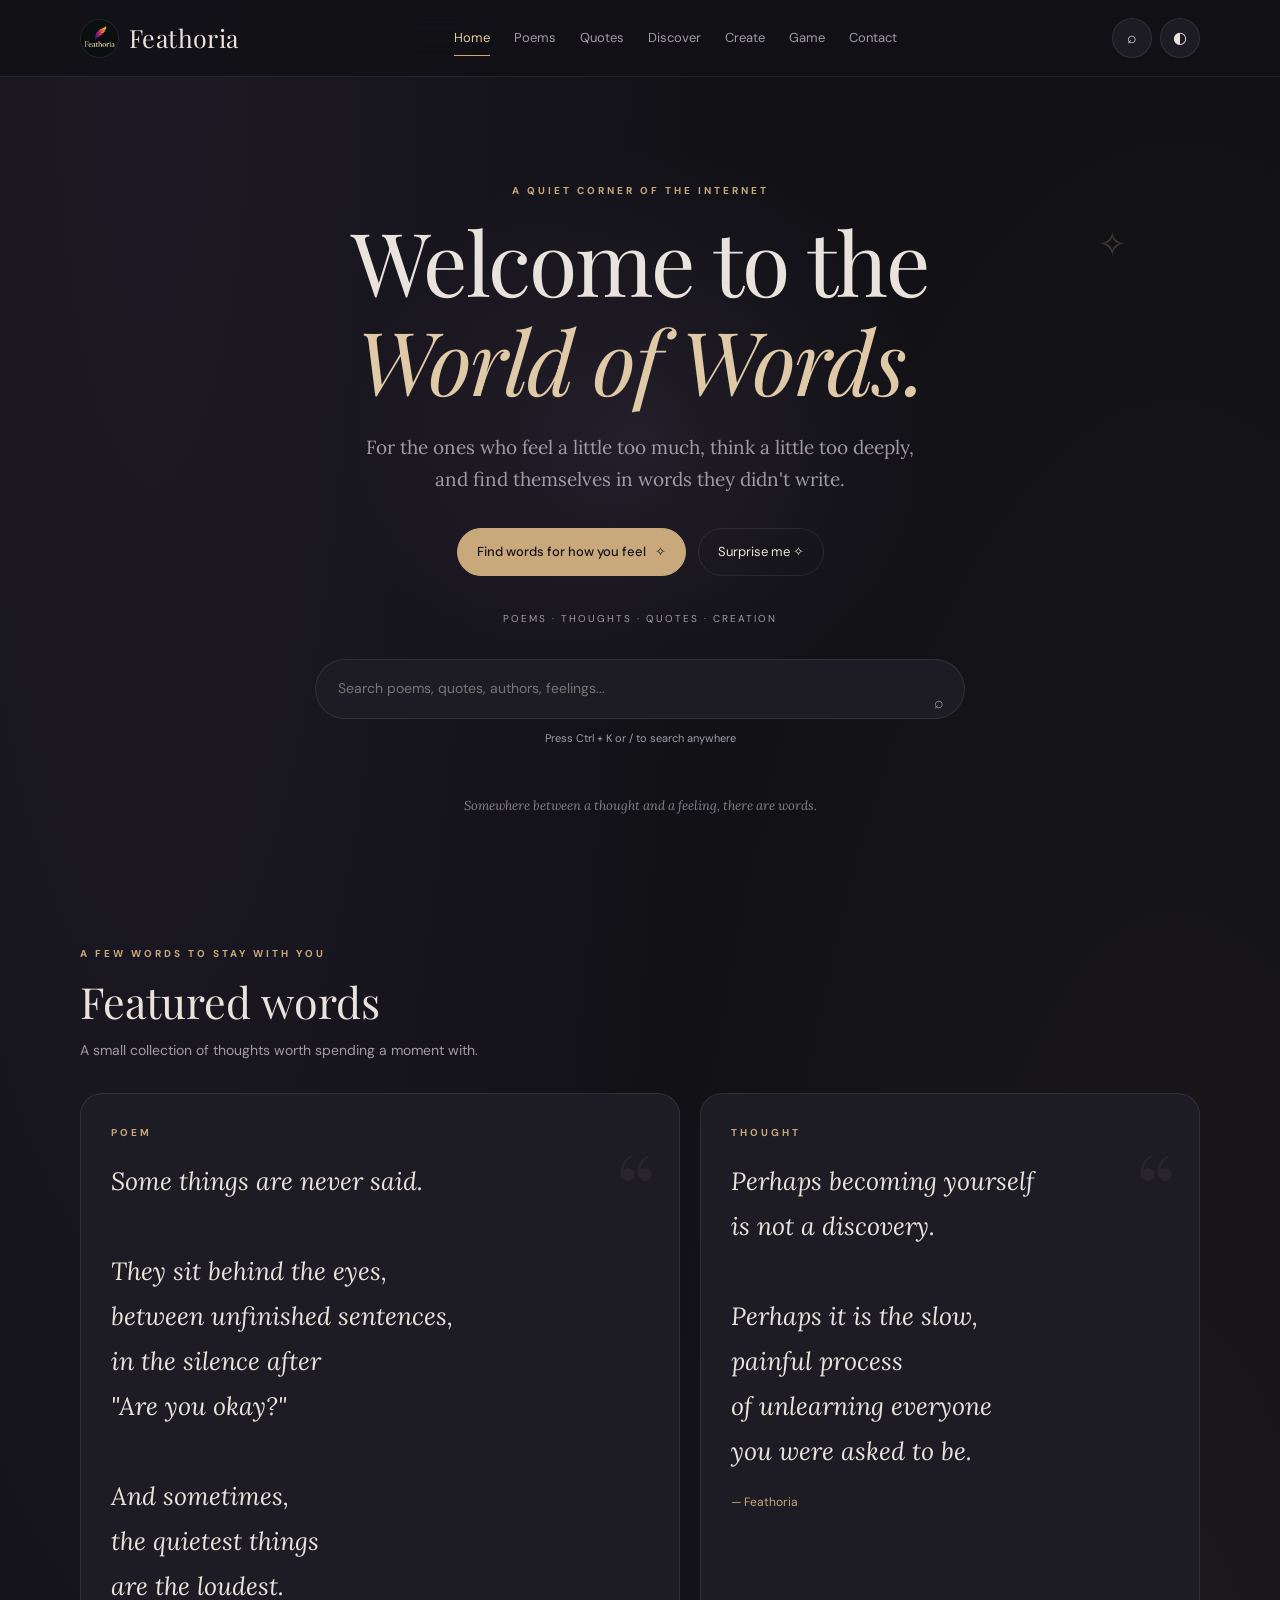
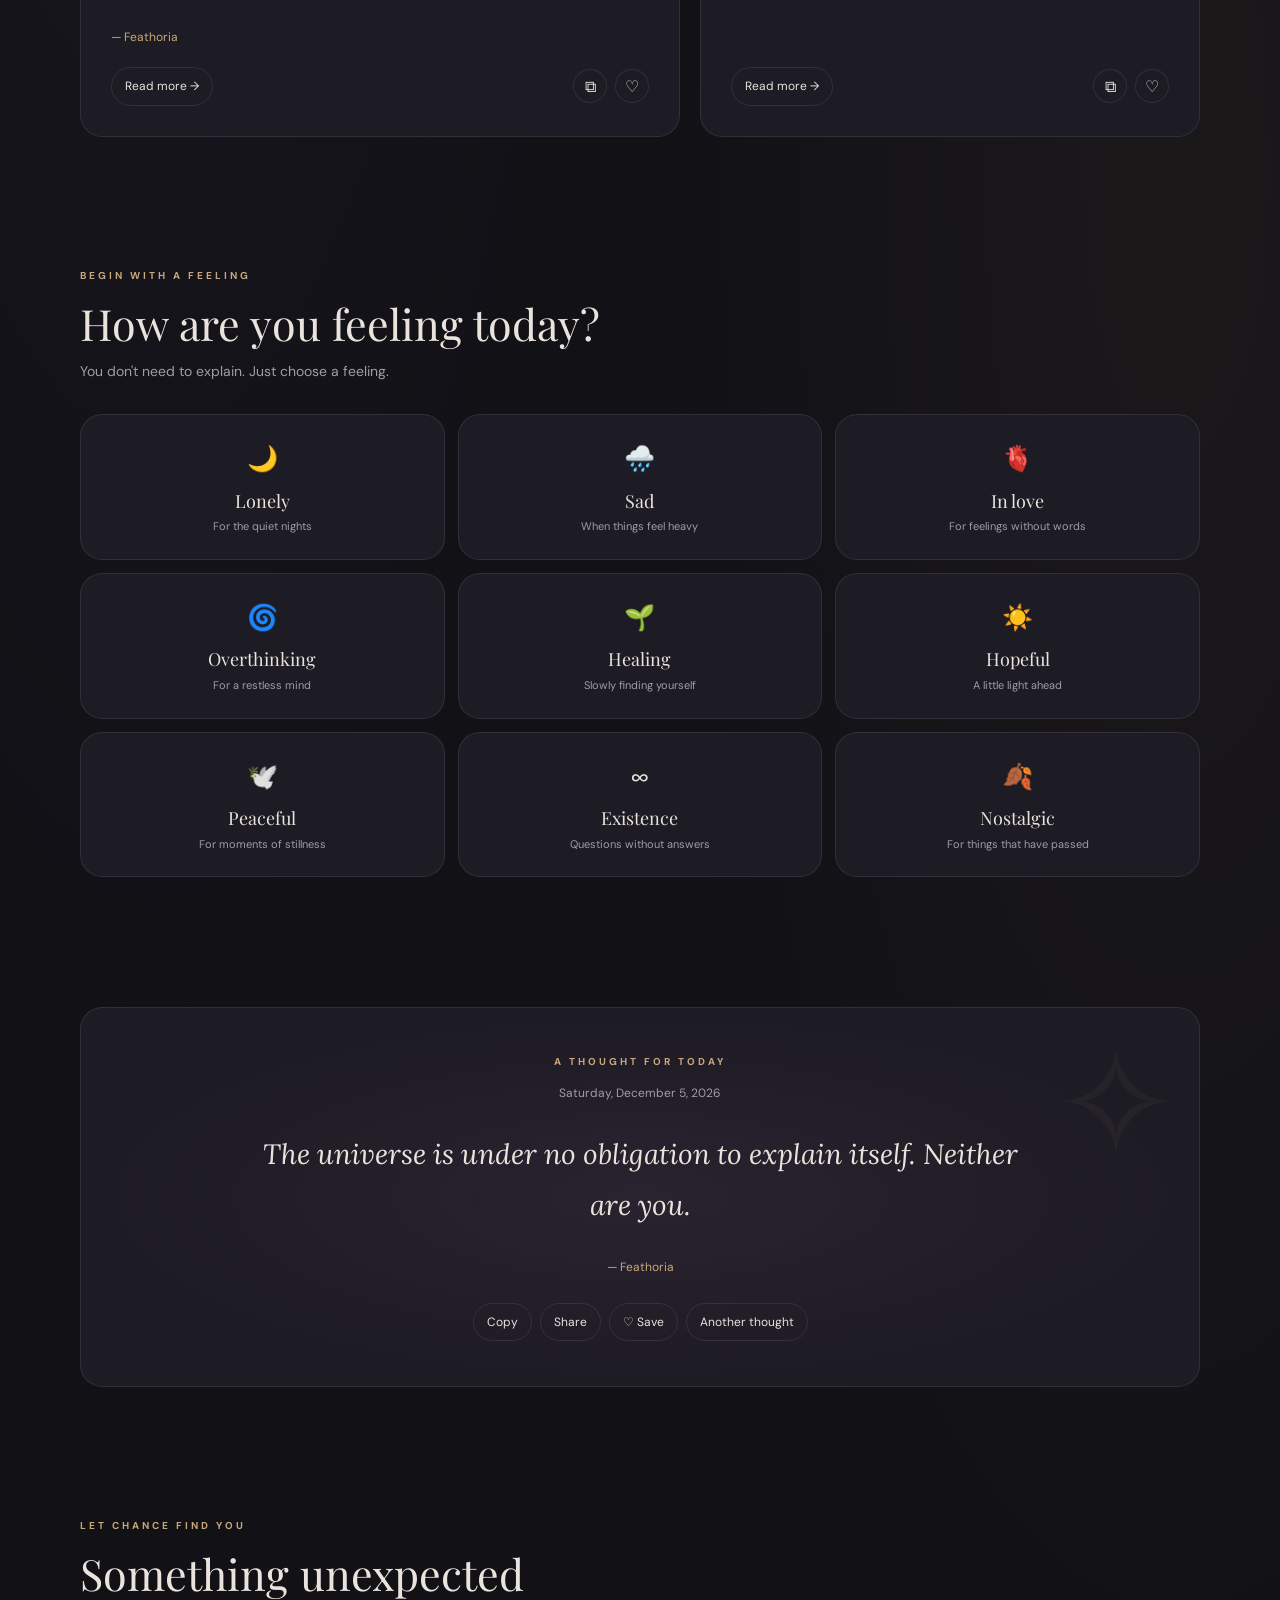
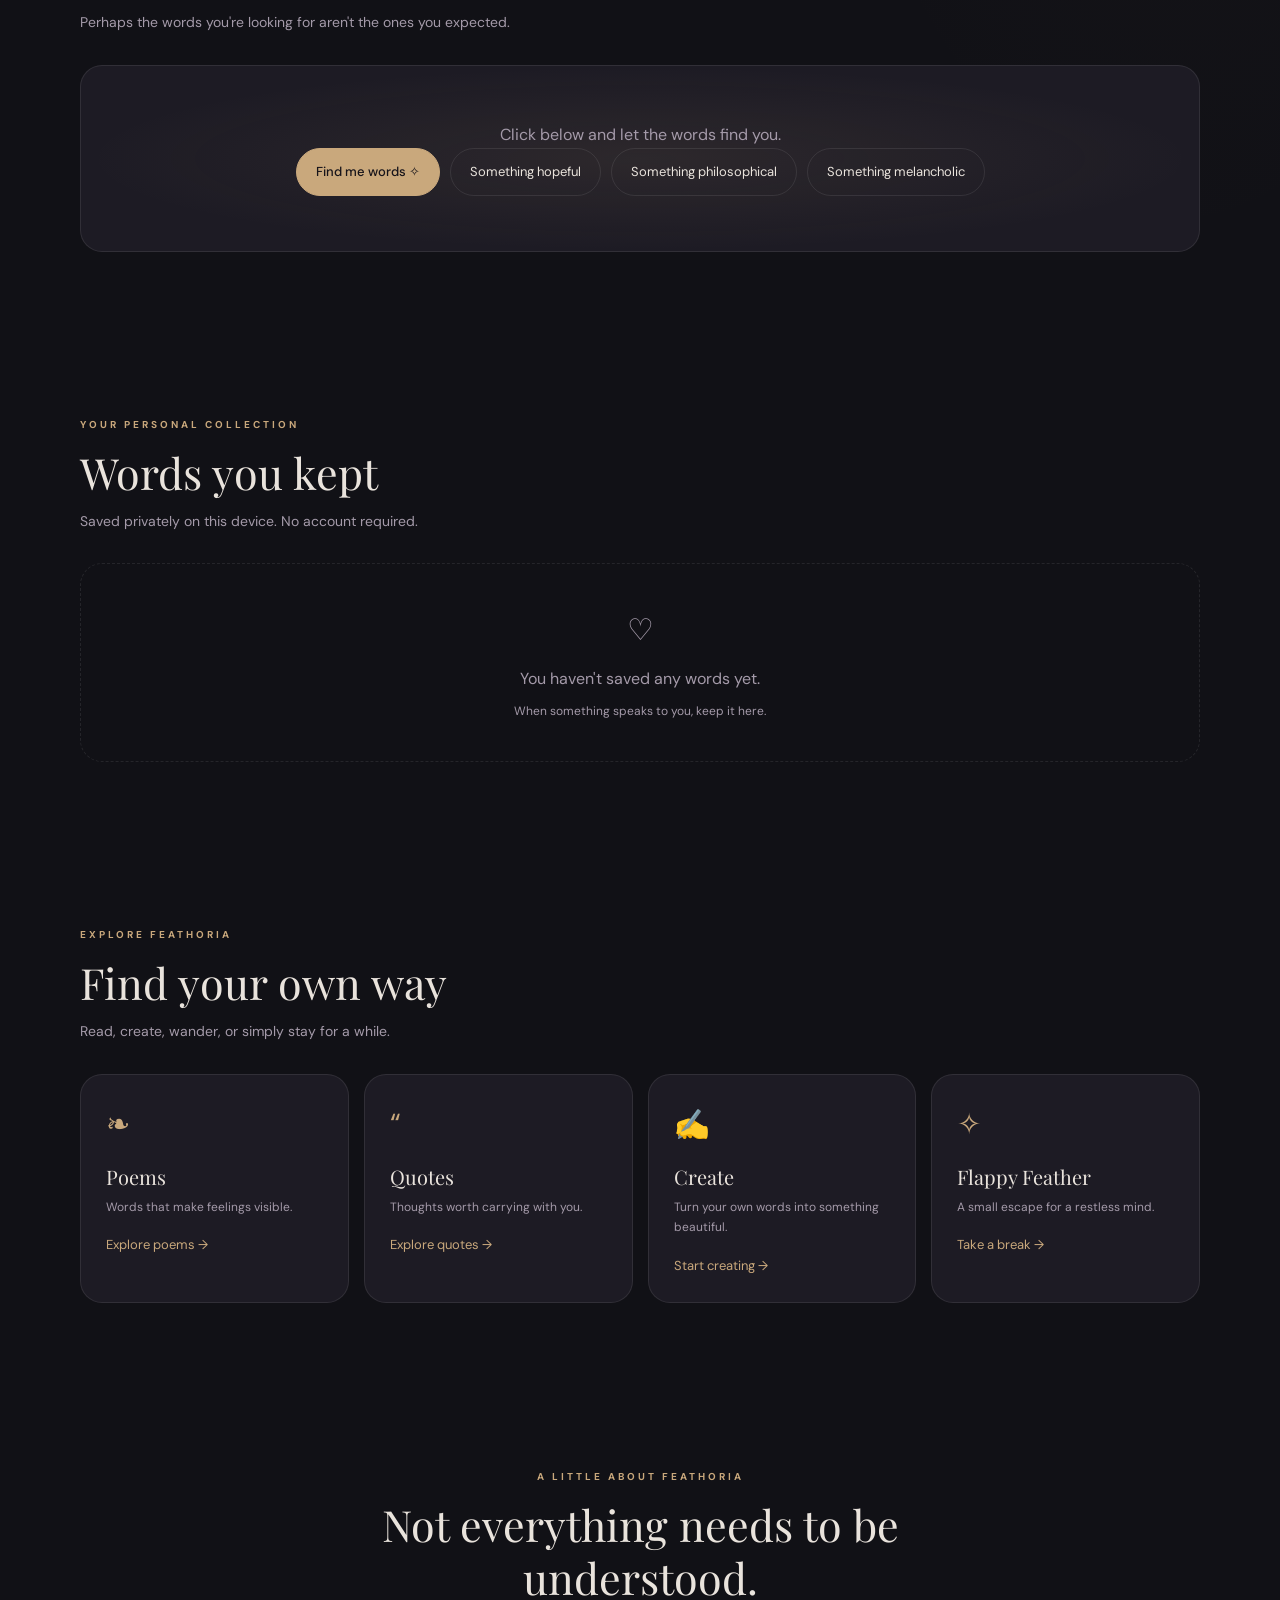
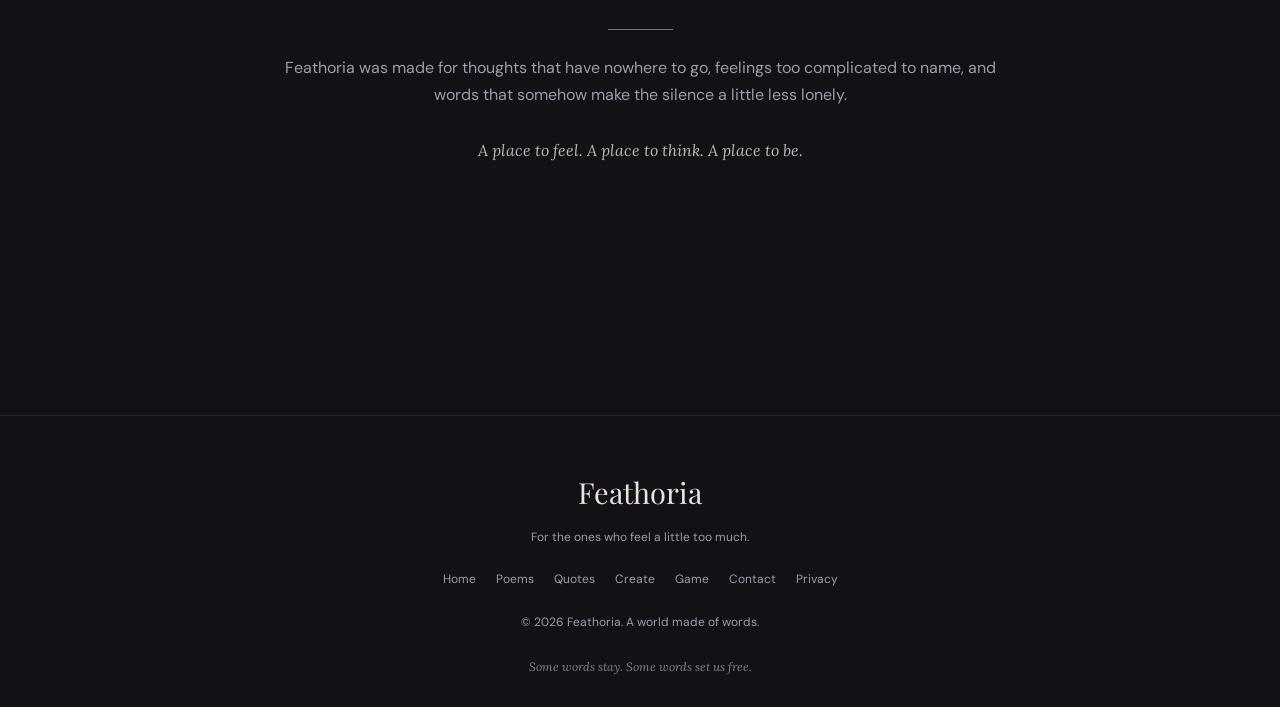
<file: index.html>
<!DOCTYPE html>
<html lang="en">
<head>
<meta charset="UTF-8">
<meta name="viewport" content="width=device-width, initial-scale=1">
<meta name="theme-color" content="#111116">
<meta name="description" content="Feathoria — a quiet corner of the internet for poems, thoughts, feelings and words that understand.">
<meta name="keywords" content="poems, quotes, poetry, thoughts, feelings, philosophy, writing, Feathoria">
<meta property="og:type" content="website">
<meta property="og:title" content="Feathoria — A World of Words">
<meta property="og:description" content="For the ones who feel a little too much.">
<meta property="og:image" content="logo.jpg">
<meta name="twitter:card" content="summary">
<meta name="twitter:title" content="Feathoria — A World of Words">
<meta name="twitter:description" content="A quiet corner of the internet for words that understand.">
<title>Feathoria — A World of Words</title>

<link rel="icon" href="logo.jpg">
<link rel="preconnect" href="https://fonts.googleapis.com">
<link rel="preconnect" href="https://fonts.gstatic.com" crossorigin>
<link href="https://fonts.googleapis.com/css2?family=DM+Sans:wght@400;500;600;700&family=Playfair+Display:ital,wght@0,400;0,500;0,600;0,700;1,400;1,500&family=Lora:ital,wght@0,400;0,500;1,400;1,500&display=swap" rel="stylesheet">

<!-- Google Analytics -->
<script async src="https://www.googletagmanager.com/gtag/js?id=G-339FX3FFSG"></script>
<script>
window.dataLayer = window.dataLayer || [];
function gtag(){dataLayer.push(arguments);}
gtag('js', new Date());
gtag('config', 'G-339FX3FFSG');
</script>

<!-- Google AdSense -->
<script async
src="https://pagead2.googlesyndication.com/pagead/js/adsbygoogle.js?client=ca-pub-3455727846422624"
crossorigin="anonymous"></script>

<style>
:root {
  color-scheme: dark;
  --bg: #111116;
  --bg2: #18171e;
  --card: #1d1b24;
  --card2: #24212c;
  --text: #e9e3dc;
  --muted: #a49aa9;
  --accent: #c9a87c;
  --accent2: #e0c9a7;
  --border: rgba(255,255,255,.085);
  --shadow: 0 18px 55px rgba(0,0,0,.24);
  --radius: 22px;
  --serif: "Playfair Display", Georgia, serif;
  --reading: "Lora", Georgia, serif;
  --sans: "DM Sans", sans-serif;
  --nav-height: 76px;
}

body.light {
  color-scheme: light;
  --bg: #f5f0e9;
  --bg2: #ece5db;
  --card: #fffaf3;
  --card2: #f2eadd;
  --text: #29242b;
  --muted: #766c72;
  --accent: #947044;
  --accent2: #76572f;
  --border: rgba(0,0,0,.09);
  --shadow: 0 18px 55px rgba(70,50,30,.09);
}

body.sepia {
  color-scheme: light;
  --bg: #e9dfcc;
  --bg2: #ded2bc;
  --card: #f1e7d5;
  --card2: #e8dcc8;
  --text: #382e24;
  --muted: #776755;
  --accent: #8b673a;
  --accent2: #6f502c;
  --border: rgba(0,0,0,.1);
  --shadow: 0 18px 55px rgba(70,50,30,.08);
}

*, *::before, *::after { box-sizing: border-box; margin: 0; padding: 0; }

html {
  scroll-behavior: smooth;
  scroll-padding-top: calc(var(--nav-height) + 24px);
}

body {
  min-height: 100vh;
  overflow-x: hidden;
  background:
    radial-gradient(ellipse at 12% 0%, rgba(101,75,122,.15), transparent 34%),
    radial-gradient(ellipse at 92% 32%, rgba(132,99,68,.09), transparent 32%),
    var(--bg);
  color: var(--text);
  font-family: var(--sans);
  line-height: 1.7;
  transition: background-color .3s ease, color .3s ease;
}

body.light, body.sepia { background: var(--bg); }

button, input { font: inherit; }
button { cursor: pointer; background: none; border: 0; color: inherit; }
a { color: inherit; text-decoration: none; }
img { display: block; max-width: 100%; }

button:focus-visible, a:focus-visible, input:focus-visible {
  outline: 2px solid var(--accent);
  outline-offset: 4px;
}

::selection { background: rgba(201,168,124,.3); }

.sr-only {
  position: absolute;
  width: 1px;
  height: 1px;
  padding: 0;
  margin: -1px;
  overflow: hidden;
  clip: rect(0, 0, 0, 0);
  white-space: nowrap;
  border: 0;
}

.container {
  width: min(1120px, calc(100% - 40px));
  margin-inline: auto;
}

.serif { font-family: var(--serif); }
.reading-font { font-family: var(--reading); }
.muted { color: var(--muted); }
.gold { color: var(--accent); }

.eyebrow {
  color: var(--accent);
  text-transform: uppercase;
  letter-spacing: 3px;
  font-size: 10px;
  font-weight: 700;
  margin-bottom: 13px;
}

h1, h2, h3, h4 {
  font-family: var(--serif);
  font-weight: 400;
  line-height: 1.25;
}

h2 { font-size: clamp(28px, 4vw, 43px); }

.section { padding: 82px 0; }
.section-small { padding: 48px 0; }

.section-heading { margin-bottom: 30px; }

.section-sub {
  color: var(--muted);
  margin-top: 10px;
  max-width: 580px;
  font-size: 14px;
}

.section-heading.center { text-align: center; }
.section-heading.center .section-sub { margin-inline: auto; }

.divider {
  width: 65px;
  height: 1px;
  background: var(--accent);
  opacity: .65;
  margin: 24px auto;
}

/* Navigation */

.navbar {
  position: sticky;
  top: 0;
  z-index: 100;
  background: rgba(17,17,22,.86);
  backdrop-filter: blur(18px);
  -webkit-backdrop-filter: blur(18px);
  border-bottom: 1px solid var(--border);
}

body.light .navbar,
body.sepia .navbar {
  background: color-mix(in srgb, var(--bg) 88%, transparent);
}

.nav-inner {
  min-height: var(--nav-height);
  display: flex;
  justify-content: space-between;
  align-items: center;
  gap: 20px;
}

.logo {
  display: inline-flex;
  align-items: center;
  gap: 10px;
  font-family: var(--serif);
  font-size: 25px;
  letter-spacing: .4px;
  flex-shrink: 0;
}

.logo img {
  width: 39px;
  height: 39px;
  object-fit: cover;
  border-radius: 50%;
  border: 1px solid var(--border);
}

.nav-links {
  display: flex;
  align-items: center;
  gap: 24px;
}

.nav-links a {
  position: relative;
  color: var(--muted);
  font-size: 13px;
  transition: color .2s ease;
}

.nav-links a::after {
  content: "";
  position: absolute;
  left: 0;
  bottom: -7px;
  width: 0;
  height: 1px;
  background: var(--accent);
  transition: width .25s ease;
}

.nav-links a:hover,
.nav-links a.active { color: var(--accent2); }

.nav-links a:hover::after,
.nav-links a.active::after { width: 100%; }

.nav-actions {
  display: flex;
  align-items: center;
  gap: 8px;
}

.icon-btn {
  width: 40px;
  height: 40px;
  border: 1px solid var(--border);
  background: var(--card);
  color: var(--text);
  border-radius: 50%;
  display: grid;
  place-items: center;
  transition: background-color .2s ease, border-color .2s ease, transform .2s ease;
}

.icon-btn:hover {
  background: var(--card2);
  border-color: var(--accent);
  transform: translateY(-2px);
}

.menu-toggle { display: none; }

/* Buttons and cards */

.btn {
  display: inline-flex;
  align-items: center;
  justify-content: center;
  gap: 9px;
  padding: 12px 19px;
  border-radius: 50px;
  border: 1px solid var(--border);
  background: transparent;
  color: var(--text);
  transition: background-color .25s ease, border-color .25s ease, color .25s ease, transform .25s ease;
  font-size: 13px;
}

.btn:hover {
  border-color: var(--accent);
  transform: translateY(-2px);
}

.btn-primary {
  background: var(--accent);
  color: #17141a;
  border-color: var(--accent);
  font-weight: 500;
}

.btn-primary:hover {
  background: var(--accent2);
  border-color: var(--accent2);
  color: #17141a;
}

.btn-small { padding: 8px 13px; font-size: 12px; }

.card {
  background: var(--card);
  border: 1px solid var(--border);
  border-radius: var(--radius);
  transition: border-color .3s ease, transform .3s ease, background-color .3s ease, box-shadow .3s ease;
}

.card:hover {
  border-color: rgba(201,168,124,.3);
}

.card-lift:hover { transform: translateY(-4px); }

.card-actions {
  display: flex;
  gap: 8px;
  flex-wrap: wrap;
  align-items: center;
}

.empty-state {
  text-align: center;
  padding: 40px 20px;
  color: var(--muted);
  border: 1px dashed var(--border);
  border-radius: var(--radius);
}

/* Hero */

.hero {
  min-height: 630px;
  display: flex;
  align-items: center;
  text-align: center;
  position: relative;
  padding: 105px 0 80px;
  isolation: isolate;
}

.hero::before {
  content: "";
  position: absolute;
  width: min(600px, 90vw);
  aspect-ratio: 1;
  border-radius: 50%;
  background: radial-gradient(circle, rgba(140,104,153,.14), transparent 68%);
  left: 50%;
  top: 44%;
  transform: translate(-50%,-50%);
  z-index: -1;
  pointer-events: none;
}

.hero::after {
  content: "✧";
  position: absolute;
  right: 12%;
  top: 17%;
  color: var(--accent);
  opacity: .25;
  font-size: 34px;
  animation: float 7s ease-in-out infinite;
  pointer-events: none;
}

.hero-content {
  position: relative;
  max-width: 850px;
  margin: auto;
}

.hero h1 {
  font-size: clamp(48px, 8vw, 88px);
  letter-spacing: -2px;
  line-height: 1.12;
  margin-bottom: 22px;
}

.hero h1 span {
  display: inline-block;
  font-style: italic;
  color: var(--accent2);
}

.hero-sub {
  font-family: var(--reading);
  color: var(--muted);
  font-size: clamp(15px, 2vw, 19px);
  max-width: 570px;
  margin: 0 auto 32px;
}

.hero-buttons {
  display: flex;
  justify-content: center;
  flex-wrap: wrap;
  gap: 12px;
}

.hero-note {
  color: var(--muted);
  font-size: 10px;
  margin-top: 34px;
  letter-spacing: 2px;
}

.hero-signature {
  margin-top: 48px;
  color: var(--muted);
  font-family: var(--reading);
  font-style: italic;
  font-size: 13px;
  opacity: .8;
}

/* Search */

.search-box {
  max-width: 650px;
  margin: 32px auto 0;
  position: relative;
}

.search-input {
  width: 100%;
  padding: 17px 55px 17px 22px;
  border-radius: 50px;
  border: 1px solid var(--border);
  outline: none;
  background: var(--card);
  color: var(--text);
  font-size: 14px;
  transition: border-color .2s ease, box-shadow .2s ease, background-color .2s ease;
}

.search-input:focus {
  border-color: var(--accent);
  box-shadow: 0 0 0 4px rgba(201,168,124,.08);
}

.search-icon {
  position: absolute;
  right: 21px;
  top: 50%;
  transform: translateY(-50%);
  color: var(--muted);
  pointer-events: none;
}

.search-hint {
  font-size: 11px;
  color: var(--muted);
  margin-top: 10px;
}

.search-results {
  display: none;
  margin-top: 18px;
  text-align: left;
}

.search-results.active { display: block; }

.result-list { display: grid; gap: 10px; }

.result-item {
  width: 100%;
  display: block;
  text-align: left;
  padding: 17px 19px;
  border-radius: 14px;
  background: var(--card);
  color: var(--text);
  border: 1px solid var(--border);
  cursor: pointer;
  transition: border-color .2s ease, background-color .2s ease;
}

.result-item:hover {
  border-color: var(--accent);
  background: var(--card2);
}

.result-item h3 { font-size: 19px; margin-bottom: 5px; }
.result-item p { font-size: 13px; color: var(--muted); }

/* Featured */

.featured-grid {
  display: grid;
  grid-template-columns: 1.2fr 1fr;
  gap: 20px;
}

.featured-card {
  padding: 30px;
  min-height: 290px;
  display: flex;
  flex-direction: column;
  justify-content: space-between;
  overflow: hidden;
  position: relative;
}

.featured-card::after {
  content: "“";
  position: absolute;
  right: 22px;
  top: 8px;
  color: var(--accent);
  font-family: var(--serif);
  font-size: 100px;
  opacity: .07;
  pointer-events: none;
}

.featured-card blockquote {
  position: relative;
  z-index: 1;
  font-family: var(--reading);
  font-size: clamp(18px, 2.5vw, 25px);
  line-height: 1.8;
  font-style: italic;
  margin: 18px 0;
}

.featured-card .author {
  color: var(--accent);
  font-size: 12px;
}

.card-bottom {
  display: flex;
  justify-content: space-between;
  align-items: center;
  gap: 10px;
  margin-top: 20px;
}

.featured-card .icon-btn { width: 34px; height: 34px; }

/* Moods */

.mood-grid {
  display: grid;
  grid-template-columns: repeat(3, 1fr);
  gap: 13px;
}

.mood {
  padding: 23px 15px;
  text-align: center;
  color: var(--text);
  cursor: pointer;
  width: 100%;
}

.mood .emoji {
  font-size: 25px;
  display: block;
  margin-bottom: 9px;
}

.mood h3 { font-size: 18px; }

.mood p {
  color: var(--muted);
  font-size: 11px;
  margin-top: 5px;
}

.mood.active {
  border-color: var(--accent);
  background: var(--card2);
  box-shadow: 0 0 0 2px rgba(201,168,124,.07);
}

.mood-results { margin-top: 24px; display: none; }
.mood-results.active { display: block; }

.mood-results-inner {
  padding: 25px;
  border: 1px solid var(--border);
  background: var(--bg2);
  border-radius: var(--radius);
}

.mood-results-inner h3 {
  margin-bottom: 15px;
  font-size: 22px;
}

.mood-results-inner .result-list {
  margin-top: 4px;
}

/* Daily thought */

.daily {
  padding: 45px 30px;
  text-align: center;
  position: relative;
  overflow: hidden;
  background:
    radial-gradient(ellipse at center, rgba(130,93,130,.12), transparent 70%),
    var(--card);
}

.daily::before {
  content: "✧";
  position: absolute;
  font-size: 150px;
  color: var(--accent);
  opacity: .05;
  top: -30px;
  right: 20px;
  pointer-events: none;
}

.daily-text {
  position: relative;
  font-family: var(--reading);
  font-size: clamp(19px, 3vw, 28px);
  line-height: 1.85;
  max-width: 760px;
  margin: 25px auto;
  font-style: italic;
}

.daily-author { color: var(--accent); font-size: 12px; }

/* Discovery */

.discovery {
  text-align: center;
  padding: 55px 25px;
  background:
    radial-gradient(ellipse at center, rgba(201,168,124,.09), transparent 70%),
    var(--card);
  overflow: hidden;
}

.discovery-text {
  max-width: 700px;
  margin: 25px auto;
  font-family: var(--reading);
  font-size: clamp(19px, 3vw, 24px);
  line-height: 1.9;
  font-style: italic;
}

.discovery-author {
  color: var(--accent);
  font-size: 13px;
  margin-bottom: 25px;
}

.discovery-actions {
  display: flex;
  justify-content: center;
  gap: 10px;
  flex-wrap: wrap;
}

/* Saved collection */

.saved-grid {
  display: grid;
  grid-template-columns: repeat(2, 1fr);
  gap: 15px;
}

.saved-item { padding: 22px; }
.saved-item h3 { font-size: 20px; margin-bottom: 9px; }

.saved-item .excerpt {
  font-family: var(--reading);
  color: var(--muted);
  font-size: 14px;
  line-height: 1.8;
  white-space: pre-line;
}

.saved-item .saved-actions {
  display: flex;
  gap: 8px;
  flex-wrap: wrap;
  margin-top: 15px;
}

.saved-toolbar {
  display: flex;
  justify-content: space-between;
  align-items: center;
  gap: 12px;
  flex-wrap: wrap;
  margin-bottom: 18px;
}

/* Recently read */

.recent-grid {
  display: grid;
  grid-template-columns: repeat(3, 1fr);
  gap: 13px;
}

.recent-card {
  padding: 19px;
  text-align: left;
  width: 100%;
  color: var(--text);
}

.recent-card h3 { font-size: 18px; margin-bottom: 7px; }
.recent-card p { color: var(--muted); font-size: 12px; }

/* Explore */

.explore-grid {
  display: grid;
  grid-template-columns: repeat(4, 1fr);
  gap: 15px;
}

.explore-card {
  padding: 25px;
  min-height: 185px;
  display: block;
}

.explore-card .symbol {
  font-size: 29px;
  margin-bottom: 15px;
  color: var(--accent);
}

.explore-card h3 { font-size: 20px; margin-bottom: 8px; }
.explore-card p { font-size: 12px; color: var(--muted); }

.explore-card .explore-arrow {
  display: block;
  color: var(--accent);
  margin-top: 17px;
  font-size: 13px;
  transition: transform .2s ease;
}

.explore-card:hover .explore-arrow { transform: translateX(5px); }

/* About */

.about-panel {
  max-width: 760px;
  margin: auto;
  text-align: center;
  padding: 35px 20px;
}

.about-panel p:last-child {
  font-family: var(--reading);
  font-size: 16px;
  line-height: 2;
}

/* Ad */

.ad-container {
  margin: 38px auto;
  max-width: 900px;
  min-height: 90px;
  display: flex;
  justify-content: center;
  align-items: center;
  overflow: hidden;
}

/* Footer */

footer {
  padding: 52px 0 30px;
  border-top: 1px solid var(--border);
  text-align: center;
}

.footer-logo {
  font-family: var(--serif);
  font-size: 29px;
  margin-bottom: 10px;
}

footer p { color: var(--muted); font-size: 12px; }

.footer-links {
  display: flex;
  justify-content: center;
  flex-wrap: wrap;
  gap: 20px;
  margin: 22px 0;
}

.footer-links a {
  font-size: 12px;
  color: var(--muted);
}

.footer-links a:hover { color: var(--accent); }

.footer-mantra {
  font-family: var(--reading);
  font-style: italic;
  margin-top: 25px;
  opacity: .8;
}

/* Reading modal */

.modal-overlay {
  position: fixed;
  inset: 0;
  background: rgba(0,0,0,.76);
  backdrop-filter: blur(9px);
  -webkit-backdrop-filter: blur(9px);
  z-index: 200;
  display: none;
  padding: 20px;
  overflow-y: auto;
}

.modal-overlay.active {
  display: flex;
  align-items: center;
  justify-content: center;
}

.modal {
  width: min(760px, 100%);
  background: var(--bg2);
  border: 1px solid var(--border);
  border-radius: 22px;
  padding: 35px;
  position: relative;
  max-height: 90vh;
  overflow-y: auto;
  box-shadow: var(--shadow);
}

.modal-close {
  position: sticky;
  float: right;
  top: 0;
  margin: -12px -12px 0 12px;
  z-index: 3;
}

.modal-title {
  font-size: 30px;
  margin: 10px 40px 15px 0;
}

.modal-author {
  color: var(--accent);
  font-size: 13px;
  margin-bottom: 25px;
}

.modal-text {
  font-family: var(--reading);
  font-size: 18px;
  line-height: 2;
  white-space: pre-line;
  overflow-wrap: anywhere;
}

.modal-actions {
  display: flex;
  flex-wrap: wrap;
  gap: 9px;
  margin-top: 30px;
}

.reading-controls {
  display: flex;
  align-items: center;
  gap: 7px;
  flex-wrap: wrap;
  margin-bottom: 20px;
}

.reading-controls .btn { padding: 7px 12px; }

/* Focus reading */

#readingModal.focus-mode {
  padding: 0;
  background: var(--bg);
  backdrop-filter: none;
}

#readingModal.focus-mode .modal {
  width: 100%;
  max-width: 900px;
  height: 100vh;
  max-height: 100vh;
  border: 0;
  border-radius: 0;
  box-shadow: none;
  padding: clamp(24px, 6vw, 80px);
  background: var(--bg);
}

#readingModal.focus-mode .modal-text {
  max-width: 720px;
  margin-inline: auto;
  font-size: clamp(18px, 2.2vw, 23px) !important;
  line-height: 2.15;
}

#readingModal.focus-mode .modal-title,
#readingModal.focus-mode .modal-author,
#readingModal.focus-mode .reading-controls,
#readingModal.focus-mode .modal-actions {
  max-width: 720px;
  margin-left: auto;
  margin-right: auto;
}

#readingModal.focus-mode .modal-title {
  font-size: clamp(28px, 4vw, 42px);
}

/* Search overlay */

.search-overlay {
  position: fixed;
  inset: 0;
  z-index: 300;
  background: rgba(0,0,0,.78);
  backdrop-filter: blur(10px);
  padding: 20px;
  display: none;
}

.search-overlay.active { display: block; }

.search-overlay-box {
  width: min(700px, 100%);
  margin: 10vh auto 0;
  background: var(--bg2);
  border: 1px solid var(--border);
  border-radius: 20px;
  overflow: hidden;
  box-shadow: var(--shadow);
}

.search-overlay-input {
  width: 100%;
  background: transparent;
  border: 0;
  border-bottom: 1px solid var(--border);
  padding: 22px;
  color: var(--text);
  outline: none;
  font-size: 17px;
}

.search-overlay-results {
  padding: 15px;
  max-height: 60vh;
  overflow: auto;
}

/* Progress */

.reading-progress {
  position: fixed;
  top: 0;
  left: 0;
  height: 2px;
  background: var(--accent);
  z-index: 500;
  width: 0;
  transition: width .1s linear;
}

/* Back to top */

.back-top {
  position: fixed;
  right: 22px;
  bottom: 22px;
  z-index: 90;
  opacity: 0;
  pointer-events: none;
  transform: translateY(10px);
  transition: opacity .25s ease, transform .25s ease, background-color .2s ease, border-color .2s ease;
}

.back-top.visible {
  opacity: 1;
  pointer-events: auto;
  transform: translateY(0);
}

/* Toast */

.toast {
  position: fixed;
  bottom: 25px;
  left: 50%;
  transform: translate(-50%, 20px);
  background: var(--card2);
  color: var(--text);
  border: 1px solid var(--accent);
  padding: 12px 20px;
  border-radius: 50px;
  z-index: 600;
  font-size: 13px;
  opacity: 0;
  pointer-events: none;
  transition: opacity .3s ease, transform .3s ease;
  box-shadow: var(--shadow);
  max-width: calc(100% - 30px);
  text-align: center;
}

.toast.show {
  opacity: 1;
  transform: translate(-50%, 0);
}

/* Animation */

.fade-in { animation: fadeIn .55s ease both; }

@keyframes fadeIn {
  from { opacity: 0; transform: translateY(10px); }
  to { opacity: 1; transform: translateY(0); }
}

@keyframes float {
  0%, 100% { transform: translateY(0) rotate(0); }
  50% { transform: translateY(-13px) rotate(12deg); }
}

@media (prefers-reduced-motion: reduce) {
  *, *::before, *::after {
    animation-duration: .01ms !important;
    animation-iteration-count: 1 !important;
    transition-duration: .01ms !important;
    scroll-behavior: auto !important;
  }
}

/* Responsive */

@media (max-width: 950px) {
  .nav-links { gap: 15px; }
  .explore-grid { grid-template-columns: repeat(2, 1fr); }
}

@media (max-width: 760px) {
  :root { --nav-height: 66px; }

  .nav-inner { min-height: var(--nav-height); }
  .logo { font-size: 22px; }
  .logo img { width: 34px; height: 34px; }

  .nav-links {
    display: none;
    position: absolute;
    top: var(--nav-height);
    left: 0;
    right: 0;
    padding: 22px max(20px, calc((100vw - 1120px)/2));
    background: var(--bg2);
    border-bottom: 1px solid var(--border);
    flex-direction: column;
    align-items: flex-start;
    gap: 19px;
    box-shadow: var(--shadow);
  }

  .nav-links.open { display: flex; }
  .nav-links a { font-size: 14px; }
  .menu-toggle { display: grid; }

  .hero { min-height: auto; padding: 85px 0 65px; }
  .hero h1 { letter-spacing: -1px; }
  .section { padding: 62px 0; }

  .featured-grid,
  .saved-grid { grid-template-columns: 1fr; }

  .recent-grid { grid-template-columns: repeat(2, 1fr); }
  .mood-grid { grid-template-columns: repeat(3, 1fr); }

  .featured-card { padding: 24px; }
  .daily { padding: 30px 20px; }
  .discovery { padding: 38px 20px; }

  .modal { padding: 25px 20px; }
  .modal-title { font-size: 26px; }
  .modal-text { font-size: 16px; }

  .hero-buttons .btn {
    width: 100%;
    max-width: 270px;
  }

  .nav-actions { gap: 6px; }
  .icon-btn { width: 37px; height: 37px; }
}

@media (max-width: 480px) {
  .container { width: min(100% - 30px, 1120px); }

  .hero h1 { font-size: clamp(43px, 13vw, 61px); }
  .hero-note { letter-spacing: 1.2px; }

  .mood-grid { grid-template-columns: repeat(2, 1fr); }
  .explore-grid { grid-template-columns: repeat(2, 1fr); }
  .recent-grid { grid-template-columns: 1fr; }

  .explore-card { min-height: 165px; padding: 20px; }
  .featured-card { min-height: 260px; }

  .card-bottom { align-items: flex-start; }
  .daily-text { font-size: 19px; }

  .modal-overlay { padding: 10px; }
  .modal { max-height: 95vh; }

  #readingModal.focus-mode .modal {
    padding: 24px 20px 35px;
  }

  .search-overlay-box { margin-top: 6vh; }
}

@media print {
  .navbar, footer, .ad-container, .back-top,
  .reading-progress, .toast, .modal-actions,
  .reading-controls { display: none !important; }

  body { background: white; color: black; }
}
</style>
</head>

<body>

<div class="reading-progress" id="readingProgress" aria-hidden="true"></div>

<!-- NAVIGATION -->
<nav class="navbar" aria-label="Main navigation">
  <div class="container nav-inner">

    <a href="index.html" class="logo" aria-label="Feathoria home">
      <img src="logo.jpg" alt="Feathoria logo">
      <span>Feathoria</span>
    </a>

    <div class="nav-links" id="navLinks">
      <a href="index.html" class="active">Home</a>
      <a href="ipoems.html">Poems</a>
      <a href="iquotes.html">Quotes</a>
      <a href="#discover">Discover</a>
      <a href="own.html">Create</a>
      <a href="game.html">Game</a>
      <a href="contact.html">Contact</a>
    </div>

    <div class="nav-actions">
      <button class="icon-btn" id="openSearchBtn" title="Search (Ctrl+K)" aria-label="Open search">⌕</button>
      <button class="icon-btn" id="cycleThemeBtn" title="Change theme" aria-label="Change theme">◐</button>
      <button class="icon-btn menu-toggle" id="menuToggle" aria-label="Open navigation menu" aria-expanded="false">☰</button>
    </div>

  </div>
</nav>

<!-- HERO -->
<header class="hero">
  <div class="container hero-content">

    <p class="eyebrow">A quiet corner of the internet</p>

    <h1>Welcome to the<br><span>World of Words.</span></h1>

    <p class="hero-sub">
      For the ones who feel a little too much,
      think a little too deeply, and find themselves
      in words they didn't write.
    </p>

    <div class="hero-buttons">
      <a href="#moods" class="btn btn-primary">Find words for how you feel <span>✧</span></a>
      <button class="btn" id="heroSurpriseBtn">Surprise me ✧</button>
    </div>

    <p class="hero-note">POEMS · THOUGHTS · QUOTES · CREATION</p>

    <div class="search-box">
      <input
        id="mainSearch"
        class="search-input"
        type="search"
        placeholder="Search poems, quotes, authors, feelings..."
        autocomplete="off"
        aria-label="Search Feathoria"
        aria-controls="mainSearchResults"
      >
      <span class="search-icon" aria-hidden="true">⌕</span>
      <p class="search-hint">Press Ctrl + K or / to search anywhere</p>
      <div class="search-results" id="mainSearchResults" aria-live="polite"></div>
    </div>

    <p class="hero-signature">Somewhere between a thought and a feeling, there are words.</p>

  </div>
</header>

<!-- FEATURED -->
<section class="section-small" id="featured">
  <div class="container">

    <div class="section-heading">
      <p class="eyebrow">A few words to stay with you</p>
      <h2>Featured words</h2>
      <p class="section-sub">A small collection of thoughts worth spending a moment with.</p>
    </div>

    <div class="featured-grid" id="featuredGrid"></div>

  </div>
</section>

<!-- MOOD SELECTOR -->
<section class="section" id="moods">
  <div class="container">

    <div class="section-heading">
      <p class="eyebrow">Begin with a feeling</p>
      <h2>How are you feeling today?</h2>
      <p class="section-sub">You don't need to explain. Just choose a feeling.</p>
    </div>

    <div class="mood-grid" id="moodGrid"></div>

    <div class="mood-results" id="moodResults" aria-live="polite">
      <div class="mood-results-inner">
        <h3 id="moodResultTitle">Words for you</h3>
        <div id="moodResultContent"></div>
        <button class="btn btn-small" id="clearMoodBtn" style="margin-top:20px">Choose another feeling</button>
      </div>
    </div>

  </div>
</section>

<!-- DAILY THOUGHT -->
<section class="section-small">
  <div class="container">

    <div class="daily card">
      <p class="eyebrow">A thought for today</p>
      <p id="dailyDate" class="muted" style="font-size:12px"></p>

      <div class="daily-text" id="dailyText"></div>
      <div class="daily-author" id="dailyAuthor"></div>

      <div class="card-actions" style="justify-content:center;margin-top:25px">
        <button class="btn btn-small" id="dailyCopyBtn">Copy</button>
        <button class="btn btn-small" id="dailyShareBtn">Share</button>
        <button class="btn btn-small" id="dailySaveButton">♡ Save</button>
        <button class="btn btn-small" id="dailyAnotherBtn">Another thought</button>
      </div>
    </div>

  </div>
</section>

<!-- RANDOM DISCOVERY -->
<section class="section" id="discover">
  <div class="container">

    <div class="section-heading">
      <p class="eyebrow">Let chance find you</p>
      <h2>Something unexpected</h2>
      <p class="section-sub">
        Perhaps the words you're looking for aren't the ones you expected.
      </p>
    </div>

    <div class="discovery card">
      <div id="discoveryContent">
        <p class="muted">Click below and let the words find you.</p>
      </div>

      <div class="discovery-actions">
        <button class="btn btn-primary" data-discover-mood="">Find me words ✧</button>
        <button class="btn" data-discover-mood="hope">Something hopeful</button>
        <button class="btn" data-discover-mood="existence">Something philosophical</button>
        <button class="btn" data-discover-mood="sadness">Something melancholic</button>
      </div>
    </div>

  </div>
</section>

<!-- SAVED WORDS -->
<section class="section" id="saved">
  <div class="container">

    <div class="section-heading">
      <p class="eyebrow">Your personal collection</p>
      <h2>Words you kept</h2>
      <p class="section-sub">
        Saved privately on this device. No account required.
      </p>
    </div>

    <div id="savedContent"></div>

  </div>
</section>

<!-- RECENTLY READ -->
<section class="section-small" id="recentSection" hidden>
  <div class="container">

    <div class="section-heading">
      <p class="eyebrow">A path through your thoughts</p>
      <h2>Recently read</h2>
      <p class="section-sub">Return to something you spent time with.</p>
    </div>

    <div class="recent-grid" id="recentContent"></div>

  </div>
</section>

<!-- EXPLORE -->
<section class="section" id="explore">
  <div class="container">

    <div class="section-heading">
      <p class="eyebrow">Explore Feathoria</p>
      <h2>Find your own way</h2>
      <p class="section-sub">Read, create, wander, or simply stay for a while.</p>
    </div>

    <div class="explore-grid">

      <a href="ipoems.html" class="explore-card card card-lift">
        <div class="symbol" aria-hidden="true">❧</div>
        <h3>Poems</h3>
        <p>Words that make feelings visible.</p>
        <span class="explore-arrow">Explore poems →</span>
      </a>

      <a href="iquotes.html" class="explore-card card card-lift">
        <div class="symbol" aria-hidden="true">“</div>
        <h3>Quotes</h3>
        <p>Thoughts worth carrying with you.</p>
        <span class="explore-arrow">Explore quotes →</span>
      </a>

      <a href="own.html" class="explore-card card card-lift">
        <div class="symbol" aria-hidden="true">✍</div>
        <h3>Create</h3>
        <p>Turn your own words into something beautiful.</p>
        <span class="explore-arrow">Start creating →</span>
      </a>

      <a href="game.html" class="explore-card card card-lift">
        <div class="symbol" aria-hidden="true">✧</div>
        <h3>Flappy Feather</h3>
        <p>A small escape for a restless mind.</p>
        <span class="explore-arrow">Take a break →</span>
      </a>

    </div>
  </div>
</section>

<!-- ABOUT -->
<section class="section-small">
  <div class="container">
    <div class="about-panel">

      <p class="eyebrow">A little about Feathoria</p>

      <h2>Not everything needs to be understood.</h2>

      <div class="divider"></div>

      <p class="muted">
        Feathoria was made for thoughts that have nowhere to go,
        feelings too complicated to name, and words that somehow
        make the silence a little less lonely.
      </p>

      <p class="footer-mantra">A place to feel. A place to think. A place to be.</p>

    </div>
  </div>
</section>

<!-- ADVERTISEMENT -->
<div class="container">
  <div class="ad-container">
    <ins class="adsbygoogle"
      style="display:block"
      data-ad-client="ca-pub-3455727846422624"
      data-ad-slot="4211400293"
      data-ad-format="auto"
      data-full-width-responsive="true"></ins>
    <script>
      (adsbygoogle = window.adsbygoogle || []).push({});
    </script>
  </div>
</div>

<!-- FOOTER -->
<footer>
  <div class="container">

    <div class="footer-logo">Feathoria</div>

    <p>For the ones who feel a little too much.</p>

    <div class="footer-links">
      <a href="index.html">Home</a>
      <a href="ipoems.html">Poems</a>
      <a href="iquotes.html">Quotes</a>
      <a href="own.html">Create</a>
      <a href="game.html">Game</a>
      <a href="contact.html">Contact</a>
      <a href="privacy.html">Privacy</a>
    </div>

    <p>© <span id="year"></span> Feathoria. A world made of words.</p>
    <p class="footer-mantra">Some words stay. Some words set us free.</p>

  </div>
</footer>

<!-- READING MODAL -->
<div class="modal-overlay" id="readingModal" aria-hidden="true">
  <div class="modal" id="readingModalBox" role="dialog" aria-modal="true" aria-labelledby="modalTitle">

    <button class="icon-btn modal-close" id="closeReadingBtn" aria-label="Close reading window">×</button>

    <div class="reading-controls">
      <button class="btn btn-small" id="fontDecreaseBtn" aria-label="Decrease text size">A−</button>
      <button class="btn btn-small" id="fontIncreaseBtn" aria-label="Increase text size">A+</button>
      <button class="btn btn-small" id="modalThemeBtn">Theme ◐</button>
      <button class="btn btn-small" id="focusModeButton">Focus mode ⛶</button>
    </div>

    <p class="eyebrow" id="modalType"></p>
    <h2 class="modal-title" id="modalTitle"></h2>
    <p class="modal-author" id="modalAuthor"></p>

    <div class="modal-text" id="modalText"></div>

    <div class="modal-actions">
      <button class="btn btn-small" id="modalCopyBtn">Copy</button>
      <button class="btn btn-small" id="modalShareBtn">Share</button>
      <button class="btn btn-small" id="currentSaveButton">♡ Save</button>
      <button class="btn btn-small" id="modalCreateImageBtn">Create image</button>
    </div>

  </div>
</div>

<!-- SEARCH OVERLAY -->
<div class="search-overlay" id="searchOverlay" aria-hidden="true">
  <div class="search-overlay-box" role="dialog" aria-modal="true" aria-label="Search Feathoria">

    <input
      id="overlaySearch"
      class="search-overlay-input"
      placeholder="Search Feathoria..."
      autocomplete="off"
      aria-label="Search poems and quotes"
    >

    <div class="search-overlay-results" id="overlayResults" aria-live="polite">
      <p class="muted" style="padding:10px">Search poems, quotes, moods and authors.</p>
    </div>

  </div>
</div>

<!-- BACK TO TOP -->
<button class="icon-btn back-top" id="backTop" aria-label="Back to top">↑</button>

<!-- TOAST -->
<div class="toast" id="toast" role="status" aria-live="polite"></div>

<script>
"use strict";

/* =========================================================
   FEATHORIA CONTENT DATABASE
   Add your own poems and quotes inside this array.
   ========================================================= */

const CONTENT = [
  {
    id: "f001",
    title: "The Quiet Things",
    author: "Feathoria",
    type: "Poem",
    moods: ["loneliness","peace","sadness"],
    tags: ["silence","feelings","quiet"],
    text: `Some things are never said.

They sit behind the eyes,
between unfinished sentences,
in the silence after
"Are you okay?"

And sometimes,
the quietest things
are the loudest.`,
    featured: true
  },
  {
    id: "f002",
    title: "On Becoming",
    author: "Feathoria",
    type: "Thought",
    moods: ["hope","healing","existence"],
    tags: ["change","life","growth"],
    text: `Perhaps becoming yourself
is not a discovery.

Perhaps it is the slow,
painful process
of unlearning everyone
you were asked to be.`,
    featured: true
  },
  {
    id: "f003",
    title: "The Unfinished Self",
    author: "Feathoria",
    type: "Poem",
    moods: ["existence","overthinking","loneliness"],
    tags: ["identity","self","thought"],
    text: `I keep looking for myself
in places I have already been.

In old conversations,
in forgotten dreams,
in the person
I almost became.

But perhaps I am not lost.

Perhaps I am simply
unfinished.`,
    featured: false
  },
  {
    id: "f004",
    title: "A Little Hope",
    author: "Feathoria",
    type: "Thought",
    moods: ["hope","healing","peace"],
    tags: ["hope","tomorrow","life"],
    text: `You do not have to believe
that everything will be beautiful.

Just leave a little room
for the possibility
that it might.`,
    featured: false
  },
  {
    id: "f005",
    title: "The Weight of Thought",
    author: "Feathoria",
    type: "Poem",
    moods: ["overthinking","sadness","existence"],
    tags: ["mind","thought","anxiety"],
    text: `My mind is a room
with too many doors.

Every thought opens another.
Every answer becomes a question.

And somewhere inside,
I am still searching
for the window.`,
    featured: false
  },
  {
    id: "f006",
    title: "Somewhere Between",
    author: "Feathoria",
    type: "Poem",
    moods: ["love","sadness","nostalgia"],
    tags: ["love","memory","loss"],
    text: `We existed somewhere
between what we said
and what we meant.

A place neither of us
knew how to stay in.

And perhaps that was
the whole tragedy.`,
    featured: false
  },
  {
    id: "f007",
    title: "To Be Alive",
    author: "Feathoria",
    type: "Thought",
    moods: ["existence","hope","overthinking"],
    tags: ["life","philosophy","meaning"],
    text: `It is strange
to be alive.

To be made of atoms
that somehow learned
to ask where they came from.

To look at the universe
and feel both
insignificant
and infinite.`,
    featured: false
  },
  {
    id: "f008",
    title: "The Lonely Moon",
    author: "Feathoria",
    type: "Poem",
    moods: ["loneliness","peace","sadness"],
    tags: ["night","moon","silence"],
    text: `The moon never asks
why the night is dark.

It simply stays,
quietly holding
what little light
it has.`,
    featured: false
  },
  {
    id: "f009",
    title: "Let It Be",
    author: "Feathoria",
    type: "Thought",
    moods: ["healing","peace","hope"],
    tags: ["acceptance","life","healing"],
    text: `Not everything
needs an answer.

Some things need time.
Some things need distance.
Some things need you
to stop carrying them.`,
    featured: false
  },
  {
    id: "f010",
    title: "A Letter to Tomorrow",
    author: "Feathoria",
    type: "Poem",
    moods: ["hope","nostalgia","healing"],
    tags: ["tomorrow","future","life"],
    text: `Dear tomorrow,

I don't know
what you will bring.

But I hope
I meet you
as someone who has learned
to be a little kinder
to themselves.`,
    featured: false
  },
  {
    id: "f011",
    title: "Love, Unspoken",
    author: "Feathoria",
    type: "Poem",
    moods: ["love","loneliness","nostalgia"],
    tags: ["love","silence","feelings"],
    text: `I never told you.

Not because
I had nothing to say,

but because
every word seemed
smaller than
what I felt.`,
    featured: false
  },
  {
    id: "f012",
    title: "The Question",
    author: "Feathoria",
    type: "Thought",
    moods: ["existence","overthinking"],
    tags: ["philosophy","meaning","questions"],
    text: `Perhaps the universe
does not owe us meaning.

Perhaps meaning
is simply something
we create
while trying
to understand it.`,
    featured: false
  },
  {
    id: "f013",
    title: "After Rain",
    author: "Feathoria",
    type: "Poem",
    moods: ["hope","peace","healing"],
    tags: ["rain","nature","peace"],
    text: `The rain leaves
without explaining itself.

The earth does not ask
why it came.

And somehow,
everything begins
again.`,
    featured: false
  },
  {
    id: "f014",
    title: "The Things We Carry",
    author: "Feathoria",
    type: "Thought",
    moods: ["sadness","healing","nostalgia"],
    tags: ["memory","past","feelings"],
    text: `We carry things
that no one can see.

Old words.
Almosts.
What-ifs.

And sometimes,
putting something down
is the bravest thing
we do.`,
    featured: false
  },
  {
    id: "f015",
    title: "Quietly",
    author: "Feathoria",
    type: "Poem",
    moods: ["peace","loneliness","healing"],
    tags: ["quiet","peace","silence"],
    text: `I want a life
that does not need
to be explained.

A little sunlight.
A little silence.
A mind that rests.

And the freedom
to simply exist.`,
    featured: false
  }
];

/* =========================================================
   MOOD DATABASE
   ========================================================= */

const MOODS = [
  {id:"loneliness",emoji:"🌙",title:"Lonely",desc:"For the quiet nights"},
  {id:"sadness",emoji:"🌧️",title:"Sad",desc:"When things feel heavy"},
  {id:"love",emoji:"🫀",title:"In love",desc:"For feelings without words"},
  {id:"overthinking",emoji:"🌀",title:"Overthinking",desc:"For a restless mind"},
  {id:"healing",emoji:"🌱",title:"Healing",desc:"Slowly finding yourself"},
  {id:"hope",emoji:"☀️",title:"Hopeful",desc:"A little light ahead"},
  {id:"peace",emoji:"🕊️",title:"Peaceful",desc:"For moments of stillness"},
  {id:"existence",emoji:"∞",title:"Existence",desc:"Questions without answers"},
  {id:"nostalgia",emoji:"🍂",title:"Nostalgic",desc:"For things that have passed"}
];

/* =========================================================
   DAILY THOUGHTS
   ========================================================= */

const DAILY_THOUGHTS = [
  {text:"Perhaps we are not lost. Perhaps we are simply walking without a map in a world that demands directions.",author:"Feathoria"},
  {text:"You are allowed to outgrow the version of yourself that everyone else learned to love.",author:"Feathoria"},
  {text:"Some days, surviving the noise inside your head is enough of an accomplishment.",author:"Feathoria"},
  {text:"The universe is under no obligation to explain itself. Neither are you.",author:"Feathoria"},
  {text:"Not every unfinished thing is a failure. Some things are still becoming.",author:"Feathoria"},
  {text:"You can miss a place, a person, or a version of yourself without wanting to return.",author:"Feathoria"},
  {text:"Maybe peace is not the absence of thoughts, but the freedom to let them pass.",author:"Feathoria"},
  {text:"There is a strange beauty in beginning again with no audience.",author:"Feathoria"},
  {text:"You don't have to turn every wound into wisdom. Sometimes it is enough to heal.",author:"Feathoria"},
  {text:"Somewhere, your future self is grateful that you kept going.",author:"Feathoria"},
  {text:"A life does not need to be extraordinary to be worth living.",author:"Feathoria"},
  {text:"Perhaps the answer is not to become less sensitive, but to find a world that doesn't punish sensitivity.",author:"Feathoria"}
];

/* =========================================================
   STATE & STORAGE
   ========================================================= */

const STORAGE_SAVED = "feathoria_saved_v2";
const STORAGE_THEME = "feathoria_theme_v2";
const STORAGE_RECENT = "feathoria_recent_v2";

const contentById = new Map(CONTENT.map(item => [item.id, item]));

const dom = {
  readingProgress: document.getElementById("readingProgress"),
  navLinks: document.getElementById("navLinks"),
  menuToggle: document.getElementById("menuToggle"),
  openSearchBtn: document.getElementById("openSearchBtn"),
  cycleThemeBtn: document.getElementById("cycleThemeBtn"),
  heroSurpriseBtn: document.getElementById("heroSurpriseBtn"),
  mainSearch: document.getElementById("mainSearch"),
  mainSearchResults: document.getElementById("mainSearchResults"),
  featuredGrid: document.getElementById("featuredGrid"),
  moodGrid: document.getElementById("moodGrid"),
  moodResults: document.getElementById("moodResults"),
  moodResultTitle: document.getElementById("moodResultTitle"),
  moodResultContent: document.getElementById("moodResultContent"),
  clearMoodBtn: document.getElementById("clearMoodBtn"),
  dailyDate: document.getElementById("dailyDate"),
  dailyText: document.getElementById("dailyText"),
  dailyAuthor: document.getElementById("dailyAuthor"),
  dailyCopyBtn: document.getElementById("dailyCopyBtn"),
  dailyShareBtn: document.getElementById("dailyShareBtn"),
  dailySaveButton: document.getElementById("dailySaveButton"),
  dailyAnotherBtn: document.getElementById("dailyAnotherBtn"),
  discoverySection: document.getElementById("discover"),
  discoveryContent: document.getElementById("discoveryContent"),
  savedContent: document.getElementById("savedContent"),
  recentSection: document.getElementById("recentSection"),
  recentContent: document.getElementById("recentContent"),
  year: document.getElementById("year"),
  readingModal: document.getElementById("readingModal"),
  readingModalBox: document.getElementById("readingModalBox"),
  closeReadingBtn: document.getElementById("closeReadingBtn"),
  fontDecreaseBtn: document.getElementById("fontDecreaseBtn"),
  fontIncreaseBtn: document.getElementById("fontIncreaseBtn"),
  modalThemeBtn: document.getElementById("modalThemeBtn"),
  focusModeButton: document.getElementById("focusModeButton"),
  modalType: document.getElementById("modalType"),
  modalTitle: document.getElementById("modalTitle"),
  modalAuthor: document.getElementById("modalAuthor"),
  modalText: document.getElementById("modalText"),
  modalCopyBtn: document.getElementById("modalCopyBtn"),
  modalShareBtn: document.getElementById("modalShareBtn"),
  currentSaveButton: document.getElementById("currentSaveButton"),
  modalCreateImageBtn: document.getElementById("modalCreateImageBtn"),
  searchOverlay: document.getElementById("searchOverlay"),
  overlaySearch: document.getElementById("overlaySearch"),
  overlayResults: document.getElementById("overlayResults"),
  backTop: document.getElementById("backTop"),
  toast: document.getElementById("toast")
};

let savedItems = loadSaved();
let savedIdSet = new Set(savedItems.map(item => item.id));
let recentIds = loadRecent();
let activeTheme = "dark";
let currentItem = null;
let discoveryItem = null;
let fontSize = 18;
let dailyIndex = 0;
let toastTimer = null;
let previousFocus = null;

function safeGet(key, fallback = null) {
  try {
    const value = localStorage.getItem(key);
    return value === null ? fallback : value;
  } catch {
    return fallback;
  }
}

function safeSet(key, value) {
  try {
    localStorage.setItem(key, value);
    return true;
  } catch {
    showToast("Storage is unavailable in this browser.");
    return false;
  }
}

function safeJSON(value, fallback) {
  try {
    return JSON.parse(value);
  } catch {
    return fallback;
  }
}

function loadSaved() {
  const data = safeJSON(safeGet(STORAGE_SAVED, "[]"), []);
  return Array.isArray(data) ? data.filter(item =>
    item && typeof item.id === "string" &&
    typeof item.text === "string"
  ) : [];
}

function syncSavedSet() {
  savedIdSet = new Set(savedItems.map(item => item.id));
}

function saveStorage() {
  syncSavedSet();
  safeSet(STORAGE_SAVED, JSON.stringify(savedItems));
}

function isSaved(id) {
  return savedIdSet.has(id);
}

/* =========================================================
   UTILITIES
   ========================================================= */

function escapeHTML(value) {
  return String(value ?? "").replace(/[&<>"']/g, char => ({
    "&": "&amp;",
    "<": "&lt;",
    ">": "&gt;",
    '"': "&quot;",
    "'": "&#39;"
  })[char]);
}

function formatText(text) {
  return escapeHTML(text).replace(/\n/g, "<br>");
}

function truncateExcerpt(text, maxLength) {
  const clean = String(text ?? "");
  return clean.length > maxLength ? `${clean.slice(0, maxLength)}…` : clean;
}

function showToast(message) {
  dom.toast.textContent = message;
  dom.toast.classList.add("show");

  clearTimeout(toastTimer);
  toastTimer = setTimeout(() => dom.toast.classList.remove("show"), 2400);
}

function findItem(id) {
  const contentItem = contentById.get(id);
  if (contentItem) return contentItem;

  if (String(id).startsWith("daily-")) {
    const index = Number(String(id).slice(6));
    if (Number.isInteger(index) && DAILY_THOUGHTS[index]) {
      return getDailyItem(index);
    }
  }

  return savedItems.find(item => item.id === id) || null;
}

function getShareText(item) {
  return `"${item.text}"\n— ${item.author}\n\n${location.href}`;
}

async function copyText(text) {
  try {
    if (navigator.clipboard && window.isSecureContext) {
      await navigator.clipboard.writeText(text);
    } else {
      const textarea = document.createElement("textarea");
      textarea.value = text;
      textarea.style.position = "fixed";
      textarea.style.opacity = "0";
      document.body.appendChild(textarea);
      textarea.select();

      const successful = document.execCommand("copy");
      textarea.remove();

      if (!successful) throw new Error("Copy failed");
    }

    showToast("Copied to clipboard ✧");
  } catch {
    showToast("Couldn't copy. Please try again.");
  }
}

async function shareText(text, title) {
  if (navigator.share) {
    try {
      await navigator.share({title, text});
    } catch (error) {
      if (error.name !== "AbortError") {
        showToast("Sharing wasn't available.");
      }
    }
  } else {
    await copyText(text);
  }
}

/* =========================================================
   SAVING & COLLECTION REFRESH
   ========================================================= */

function refreshSavedDependentViews() {
  renderSaved();
  renderFeatured();
  renderRecent();
  updateSaveButtons();
}

function toggleSaved(item) {
  if (!item) return;

  const index = savedItems.findIndex(saved => saved.id === item.id);

  if (index >= 0) {
    savedItems.splice(index, 1);
    showToast("Removed from saved words");
  } else {
    savedItems.unshift({
      id: item.id,
      title: item.title,
      author: item.author,
      type: item.type,
      text: item.text,
      moods: item.moods || [],
      tags: item.tags || []
    });
    showToast("Saved to your collection ♡");
  }

  saveStorage();
  refreshSavedDependentViews();
}

function updateSaveButtons() {
  if (currentItem) {
    dom.currentSaveButton.textContent = isSaved(currentItem.id) ? "♥ Saved" : "♡ Save";
  }

  dom.dailySaveButton.textContent = isSaved(getDailyItem(dailyIndex).id) ? "♥ Saved" : "♡ Save";
}

/* =========================================================
   FEATURED
   ========================================================= */

function renderFeatured() {
  const featured = CONTENT.filter(item => item.featured).slice(0, 2);

  dom.featuredGrid.innerHTML = featured.map(item => `
    <article class="featured-card card card-lift">
      <div>
        <p class="eyebrow">${escapeHTML(item.type)}</p>
        <blockquote>${formatText(item.text)}</blockquote>
        <p class="author">— ${escapeHTML(item.author)}</p>
      </div>

      <div class="card-bottom">
        <button class="btn btn-small" data-open-id="${escapeHTML(item.id)}">Read more →</button>
        <div class="card-actions">
          <button class="icon-btn" data-copy-id="${escapeHTML(item.id)}" title="Copy" aria-label="Copy ${escapeHTML(item.title)}">⧉</button>
          <button class="icon-btn" data-save-id="${escapeHTML(item.id)}" title="Save" aria-label="Save ${escapeHTML(item.title)}">
            ${isSaved(item.id) ? "♥" : "♡"}
          </button>
        </div>
      </div>
    </article>
  `).join("");
}

/* =========================================================
   MOODS
   ========================================================= */

function renderMoods() {
  dom.moodGrid.innerHTML = MOODS.map(mood => `
    <button class="mood card card-lift" data-mood-id="${escapeHTML(mood.id)}" aria-pressed="false">
      <span class="emoji" aria-hidden="true">${mood.emoji}</span>
      <h3>${escapeHTML(mood.title)}</h3>
      <p>${escapeHTML(mood.desc)}</p>
    </button>
  `).join("");
}

function selectMood(moodId) {
  const mood = MOODS.find(item => item.id === moodId);
  if (!mood) return;

  const results = CONTENT.filter(item =>
    Array.isArray(item.moods) && item.moods.includes(moodId)
  );

  dom.moodGrid.querySelectorAll(".mood").forEach(button => {
    const active = button.dataset.moodId === moodId;
    button.classList.toggle("active", active);
    button.setAttribute("aria-pressed", String(active));
  });

  dom.moodResults.classList.add("active");
  dom.moodResultTitle.textContent =
    `${mood.emoji} Words for when you're ${mood.title.toLowerCase()}`;

  if (!results.length) {
    dom.moodResultContent.innerHTML = `<p class="muted">No words found yet. More will be added soon.</p>`;
  } else {
    dom.moodResultContent.innerHTML = `
      <div class="result-list">
        ${results.map(item => `
          <button class="result-item" data-open-id="${escapeHTML(item.id)}">
            <h3>${escapeHTML(item.title)}</h3>
            <p>${escapeHTML(truncateExcerpt(item.text, 150))}</p>
            <p style="margin-top:7px;color:var(--accent)">— ${escapeHTML(item.author)}</p>
          </button>
        `).join("")}
      </div>
    `;
  }

  dom.moodResults.scrollIntoView({behavior: reducedMotion() ? "auto" : "smooth", block:"nearest"});
}

function clearMood() {
  dom.moodResults.classList.remove("active");

  dom.moodGrid.querySelectorAll(".mood").forEach(button => {
    button.classList.remove("active");
    button.setAttribute("aria-pressed", "false");
  });
}

/* =========================================================
   SEARCH
   ========================================================= */

function searchContent(query) {
  const normalized = query.trim().toLowerCase();
  if (!normalized) return [];

  return CONTENT.filter(item => {
    const searchable = [
      item.title,
      item.author,
      item.type,
      item.text,
      ...(item.moods || []),
      ...(item.tags || [])
    ].join(" ").toLowerCase();

    return searchable.includes(normalized);
  }).slice(0, 20);
}

function renderSearchResults(results, target) {
  if (!results.length) {
    target.innerHTML = `<div class="empty-state">No words found. Try another search.</div>`;
    return;
  }

  target.innerHTML = `
    <div class="result-list">
      ${results.map(item => `
        <button class="result-item" data-open-id="${escapeHTML(item.id)}">
          <h3>${escapeHTML(item.title)}</h3>
          <p>${escapeHTML(truncateExcerpt(item.text, 110))}</p>
          <p style="margin-top:5px;color:var(--accent)">— ${escapeHTML(item.author)} · ${escapeHTML(item.type)}</p>
        </button>
      `).join("")}
    </div>
  `;
}

dom.mainSearch.addEventListener("input", () => {
  const query = dom.mainSearch.value;

  if (!query.trim()) {
    dom.mainSearchResults.classList.remove("active");
    dom.mainSearchResults.innerHTML = "";
    return;
  }

  dom.mainSearchResults.classList.add("active");
  renderSearchResults(searchContent(query), dom.mainSearchResults);
});

function openSearch() {
  previousFocus = document.activeElement;
  dom.searchOverlay.classList.add("active");
  dom.searchOverlay.setAttribute("aria-hidden", "false");
  document.body.style.overflow = "hidden";

  setTimeout(() => dom.overlaySearch.focus(), 50);
}

function closeSearch() {
  if (!dom.searchOverlay.classList.contains("active")) return;

  dom.searchOverlay.classList.remove("active");
  dom.searchOverlay.setAttribute("aria-hidden", "true");
  document.body.style.overflow = "";

  dom.overlaySearch.value = "";
  dom.overlayResults.innerHTML =
    `<p class="muted" style="padding:10px">Search poems, quotes, moods and authors.</p>`;

  if (previousFocus && typeof previousFocus.focus === "function") {
    previousFocus.focus();
  }
}

dom.searchOverlay.addEventListener("click", event => {
  if (event.target === dom.searchOverlay) closeSearch();
});

dom.overlaySearch.addEventListener("input", function() {
  const query = this.value;

  if (!query.trim()) {
    dom.overlayResults.innerHTML =
      `<p class="muted" style="padding:10px">Search poems, quotes, moods and authors.</p>`;
    return;
  }

  renderSearchResults(searchContent(query), dom.overlayResults);
});

/* =========================================================
   READING MODAL
   ========================================================= */

function openReading(id) {
  const item = findItem(id);
  if (!item) {
    showToast("This piece could not be found.");
    return;
  }

  currentItem = item;
  previousFocus = document.activeElement;

  dom.modalType.textContent = item.type || "Words";
  dom.modalTitle.textContent = item.title || "Untitled";
  dom.modalAuthor.textContent = "— " + (item.author || "Unknown");
  dom.modalText.textContent = item.text || "";
  dom.modalText.style.fontSize = fontSize + "px";

  dom.readingModal.classList.add("active");
  dom.readingModal.setAttribute("aria-hidden", "false");

  document.body.style.overflow = "hidden";

  updateSaveButtons();
  addRecent(item.id);

  setTimeout(() => dom.closeReadingBtn.focus(), 30);
}

function closeReading() {
  if (!dom.readingModal.classList.contains("active")) return;

  dom.readingModal.classList.remove("active", "focus-mode");
  dom.readingModal.setAttribute("aria-hidden", "true");
  dom.focusModeButton.textContent = "Focus mode ⛶";

  document.body.style.overflow = "";

  if (previousFocus && typeof previousFocus.focus === "function") {
    previousFocus.focus();
  }
}

dom.readingModal.addEventListener("click", event => {
  if (event.target === dom.readingModal) closeReading();
});

function toggleFocusMode() {
  const enabled = dom.readingModal.classList.toggle("focus-mode");
  dom.focusModeButton.textContent = enabled ? "Exit focus ⤢" : "Focus mode ⛶";
  showToast(enabled ? "Focus reading enabled" : "Focus reading disabled");
}

function changeFont(amount) {
  fontSize = Math.max(13, Math.min(32, fontSize + amount));
  dom.modalText.style.fontSize = fontSize + "px";
}

function copyCurrent() {
  if (currentItem) copyText(getShareText(currentItem));
}

function shareCurrent() {
  if (currentItem) shareText(getShareText(currentItem), currentItem.title);
}

function toggleSaveCurrent() {
  if (currentItem) toggleSaved(currentItem);
}

function quickCopy(id) {
  const item = findItem(id);
  if (item) copyText(getShareText(item));
}

function quickSave(id) {
  const item = findItem(id);
  if (item) toggleSaved(item);
}

function createImageCurrent() {
  if (!currentItem) return;

  const encoded = encodeURIComponent(currentItem.text);
  const author = encodeURIComponent(currentItem.author || "Feathoria");

  window.location.href = `own.html?text=${encoded}&author=${author}`;
}

/* =========================================================
   DAILY THOUGHT
   ========================================================= */

function getDayIndex() {
  const date = new Date();
  const start = new Date(date.getFullYear(), 0, 0);
  const diff = date - start;
  return Math.floor(diff / 86400000);
}

function getDailyItem(index) {
  const thought = DAILY_THOUGHTS[index];

  return {
    id: "daily-" + index,
    title: "Daily Thought",
    author: thought.author,
    type: "Thought",
    text: thought.text,
    moods: ["hope", "peace"],
    tags: ["daily"]
  };
}

function displayDailyThought(index) {
  const thought = DAILY_THOUGHTS[index];
  if (!thought) return;

  dom.dailyText.textContent = thought.text;
  dom.dailyAuthor.textContent = "— " + thought.author;
  updateSaveButtons();
}

function renderDaily() {
  dailyIndex = getDayIndex() % DAILY_THOUGHTS.length;

  dom.dailyDate.textContent =
    new Date().toLocaleDateString(undefined, {
      weekday: "long",
      year: "numeric",
      month: "long",
      day: "numeric"
    });

  displayDailyThought(dailyIndex);
}

function anotherDaily() {
  if (DAILY_THOUGHTS.length < 2) return;

  const previousIndex = dailyIndex;
  while (dailyIndex === previousIndex) {
    dailyIndex = Math.floor(Math.random() * DAILY_THOUGHTS.length);
  }

  displayDailyThought(dailyIndex);
}

function copyDaily() {
  copyText(getShareText(getDailyItem(dailyIndex)));
}

function shareDaily() {
  const item = getDailyItem(dailyIndex);
  shareText(getShareText(item), "Feathoria — Daily Thought");
}

function saveDaily() {
  toggleSaved(getDailyItem(dailyIndex));
}

/* =========================================================
   RANDOM DISCOVERY
   ========================================================= */

function discoverRandom(mood) {
  if (!CONTENT.length) {
    showToast("Couldn't find any words right now.");
    return;
  }

  let pool = mood
    ? CONTENT.filter(item => item.moods.includes(mood))
    : CONTENT.slice();

  if (!pool.length) pool = CONTENT.slice();

  let available = pool.length > 1 && discoveryItem
    ? pool.filter(item => item.id !== discoveryItem.id)
    : pool;

  if (!available.length) available = pool;

  const item = available[Math.floor(Math.random() * available.length)];
  if (!item) return;

  discoveryItem = item;

  dom.discoveryContent.innerHTML = `
    <p class="eyebrow">${escapeHTML(item.type)}</p>
    <h2>${escapeHTML(item.title)}</h2>
    <div class="discovery-text">${formatText(item.text)}</div>
    <div class="discovery-author">— ${escapeHTML(item.author)}</div>

    <div class="card-actions" style="justify-content:center;margin-bottom:25px">
      <button class="btn btn-small" data-open-id="${escapeHTML(item.id)}">Read fully</button>
      <button class="btn btn-small" data-copy-id="${escapeHTML(item.id)}">Copy</button>
      <button class="btn btn-small" data-save-id="${escapeHTML(item.id)}">
        ${isSaved(item.id) ? "♥ Saved" : "♡ Save"}
      </button>
    </div>
  `;

  dom.discoveryContent.classList.remove("fade-in");
  void dom.discoveryContent.offsetWidth;
  dom.discoveryContent.classList.add("fade-in");

  dom.discoverySection.scrollIntoView({
    behavior: reducedMotion() ? "auto" : "smooth",
    block: "start"
  });
}

/* =========================================================
   SAVED LIBRARY
   ========================================================= */

function renderSaved() {
  if (!savedItems.length) {
    dom.savedContent.innerHTML = `
      <div class="empty-state">
        <p style="font-size:30px;margin-bottom:10px">♡</p>
        <p>You haven't saved any words yet.</p>
        <p style="font-size:12px;margin-top:8px">
          When something speaks to you, keep it here.
        </p>
      </div>
    `;
    return;
  }

  dom.savedContent.innerHTML = `
    <div class="saved-toolbar">
      <p class="muted">${savedItems.length} saved item${savedItems.length === 1 ? "" : "s"}</p>
      <button class="btn btn-small" id="exportSavedBtn">Export collection ↓</button>
    </div>

    <div class="saved-grid">
      ${savedItems.map(item => `
        <article class="saved-item card">
          <h3>${escapeHTML(item.title || "Untitled")}</h3>
          <p class="excerpt">${escapeHTML(truncateExcerpt(item.text || "", 180))}</p>
          <p class="gold" style="font-size:12px;margin-top:10px">— ${escapeHTML(item.author || "Unknown")}</p>

          <div class="saved-actions">
            <button class="btn btn-small" data-open-id="${escapeHTML(item.id)}">Read</button>
            <button class="btn btn-small" data-copy-id="${escapeHTML(item.id)}">Copy</button>
            <button class="btn btn-small" data-remove-saved-id="${escapeHTML(item.id)}">Remove</button>
          </div>
        </article>
      `).join("")}
    </div>
  `;
}

function removeSaved(id) {
  savedItems = savedItems.filter(item => item.id !== id);
  saveStorage();
  refreshSavedDependentViews();
  showToast("Removed from your collection");
}

function exportSaved() {
  if (!savedItems.length) {
    showToast("Your collection is empty");
    return;
  }

  const text = savedItems.map(item =>
    `${item.title}\n— ${item.author}\n\n${item.text}\n\n${"─".repeat(40)}\n\n`
  ).join("");

  const blob = new Blob([text], {type: "text/plain;charset=utf-8"});
  const url = URL.createObjectURL(blob);

  const link = document.createElement("a");
  link.href = url;
  link.download = "my-feathoria-collection.txt";
  document.body.appendChild(link);
  link.click();
  link.remove();

  setTimeout(() => URL.revokeObjectURL(url), 1000);
  showToast("Collection exported");
}

/* =========================================================
   RECENTLY READ
   ========================================================= */

function loadRecent() {
  const recent = safeJSON(safeGet(STORAGE_RECENT, "[]"), []);
  return Array.isArray(recent) ? recent.filter(id => typeof id === "string") : [];
}

function getRecent() {
  return recentIds;
}

function addRecent(id) {
  recentIds = [id, ...recentIds.filter(value => value !== id)].slice(0, 6);
  safeSet(STORAGE_RECENT, JSON.stringify(recentIds));
  renderRecent();
}

function renderRecent() {
  const recent = recentIds
    .map(id => findItem(id))
    .filter(Boolean)
    .slice(0, 6);

  if (!recent.length) {
    dom.recentSection.hidden = true;
    return;
  }

  dom.recentSection.hidden = false;

  dom.recentContent.innerHTML = recent.map(item => `
    <button class="recent-card card card-lift" data-open-id="${escapeHTML(item.id)}">
      <p class="eyebrow">${escapeHTML(item.type || "Words")}</p>
      <h3>${escapeHTML(item.title || "Untitled")}</h3>
      <p>— ${escapeHTML(item.author || "Unknown")}</p>
    </button>
  `).join("");
}

/* =========================================================
   THEME
   ========================================================= */

const THEME_META_COLORS = {
  dark: "#111116",
  light: "#f5f0e9",
  sepia: "#e9dfcc"
};

function applyTheme(theme) {
  const allowed = ["dark", "light", "sepia"];
  activeTheme = allowed.includes(theme) ? theme : "dark";

  document.body.classList.remove("light", "sepia");

  if (activeTheme !== "dark") {
    document.body.classList.add(activeTheme);
  }

  document.documentElement.style.colorScheme =
    activeTheme === "dark" ? "dark" : "light";

  safeSet(STORAGE_THEME, activeTheme);

  const themeMeta = document.querySelector('meta[name="theme-color"]');
  if (themeMeta) {
    themeMeta.content = THEME_META_COLORS[activeTheme];
  }
}

function cycleTheme() {
  const themes = ["dark", "light", "sepia"];
  const next = themes[(themes.indexOf(activeTheme) + 1) % themes.length];

  applyTheme(next);
  showToast(next.charAt(0).toUpperCase() + next.slice(1) + " theme");
}

function loadTheme() {
  applyTheme(safeGet(STORAGE_THEME, "dark"));
}

/* =========================================================
   NAVIGATION
   ========================================================= */

function setMenuOpen(open) {
  dom.navLinks.classList.toggle("open", open);
  dom.menuToggle.setAttribute("aria-expanded", String(open));
  dom.menuToggle.setAttribute("aria-label", open ? "Close navigation menu" : "Open navigation menu");
  dom.menuToggle.textContent = open ? "×" : "☰";
}

function toggleMenu() {
  setMenuOpen(!dom.navLinks.classList.contains("open"));
}

function scrollToTop() {
  window.scrollTo({
    top: 0,
    behavior: reducedMotion() ? "auto" : "smooth"
  });
}

/* =========================================================
   EVENT DELEGATION & KEYBOARD SHORTCUTS
   ========================================================= */

function bindEvents() {
  dom.openSearchBtn.addEventListener("click", openSearch);
  dom.cycleThemeBtn.addEventListener("click", cycleTheme);
  dom.menuToggle.addEventListener("click", toggleMenu);
  dom.heroSurpriseBtn.addEventListener("click", () => discoverRandom());
  dom.clearMoodBtn.addEventListener("click", clearMood);

  dom.dailyCopyBtn.addEventListener("click", copyDaily);
  dom.dailyShareBtn.addEventListener("click", shareDaily);
  dom.dailySaveButton.addEventListener("click", saveDaily);
  dom.dailyAnotherBtn.addEventListener("click", anotherDaily);

  dom.discoverySection.addEventListener("click", event => {
    const moodBtn = event.target.closest("[data-discover-mood]");
    if (moodBtn) {
      const mood = moodBtn.dataset.discoverMood || undefined;
      discoverRandom(mood);
    }
  });

  dom.moodGrid.addEventListener("click", event => {
    const moodBtn = event.target.closest("[data-mood-id]");
    if (moodBtn) selectMood(moodBtn.dataset.moodId);
  });

  document.addEventListener("click", event => {
    const actionEl = event.target.closest("[data-open-id], [data-copy-id], [data-save-id], [data-remove-saved-id], #exportSavedBtn");
    if (!actionEl) return;

    if (actionEl.id === "exportSavedBtn") {
      exportSaved();
      return;
    }

    if (actionEl.dataset.openId) {
      openReading(actionEl.dataset.openId);
      return;
    }

    if (actionEl.dataset.copyId) {
      quickCopy(actionEl.dataset.copyId);
      return;
    }

    if (actionEl.dataset.saveId) {
      quickSave(actionEl.dataset.saveId);
      return;
    }

    if (actionEl.dataset.removeSavedId) {
      removeSaved(actionEl.dataset.removeSavedId);
    }
  });

  dom.closeReadingBtn.addEventListener("click", closeReading);
  dom.fontDecreaseBtn.addEventListener("click", () => changeFont(-1));
  dom.fontIncreaseBtn.addEventListener("click", () => changeFont(1));
  dom.modalThemeBtn.addEventListener("click", cycleTheme);
  dom.focusModeButton.addEventListener("click", toggleFocusMode);
  dom.modalCopyBtn.addEventListener("click", copyCurrent);
  dom.modalShareBtn.addEventListener("click", shareCurrent);
  dom.currentSaveButton.addEventListener("click", toggleSaveCurrent);
  dom.modalCreateImageBtn.addEventListener("click", createImageCurrent);

  dom.backTop.addEventListener("click", scrollToTop);

  dom.navLinks.querySelectorAll("a").forEach(link => {
    link.addEventListener("click", () => setMenuOpen(false));
  });

  window.addEventListener("resize", () => {
    if (window.innerWidth > 760) {
      setMenuOpen(false);
    }
  });
}

document.addEventListener("keydown", event => {
  const key = event.key.toLowerCase();

  if ((event.ctrlKey || event.metaKey) && key === "k") {
    event.preventDefault();
    openSearch();
    return;
  }

  if (event.key === "Escape") {
    closeSearch();
    closeReading();
    setMenuOpen(false);
    return;
  }

  const typing = ["INPUT", "TEXTAREA"].includes(document.activeElement.tagName)
    || document.activeElement.isContentEditable;

  if (key === "/" && !typing) {
    event.preventDefault();
    openSearch();
  }

  if (
    event.key === "Tab" &&
    dom.readingModal.classList.contains("active")
  ) {
    trapModalFocus(event);
  }
});

function trapModalFocus(event) {
  const focusable = [...dom.readingModalBox.querySelectorAll(
    'button:not([disabled]), a[href], input:not([disabled]), [tabindex]:not([tabindex="-1"])'
  )].filter(element => element.offsetParent !== null);

  if (!focusable.length) return;

  const first = focusable[0];
  const last = focusable[focusable.length - 1];

  if (event.shiftKey && document.activeElement === first) {
    event.preventDefault();
    last.focus();
  } else if (!event.shiftKey && document.activeElement === last) {
    event.preventDefault();
    first.focus();
  }
}

/* =========================================================
   SCROLL EFFECTS
   ========================================================= */

function updateScrollUI() {
  const scrollTop = window.scrollY;
  const scrollHeight = document.documentElement.scrollHeight - window.innerHeight;
  const percent = scrollHeight > 0 ? (scrollTop / scrollHeight) * 100 : 0;

  dom.readingProgress.style.width = percent + "%";
  dom.backTop.classList.toggle("visible", scrollTop > 450);
}

window.addEventListener("scroll", updateScrollUI, {passive: true});

function reducedMotion() {
  return window.matchMedia &&
    window.matchMedia("(prefers-reduced-motion: reduce)").matches;
}

/* =========================================================
   INITIALIZE
   ========================================================= */

function initFeathoria() {
  dom.year.textContent = new Date().getFullYear();

  bindEvents();
  loadTheme();
  renderFeatured();
  renderMoods();
  renderDaily();
  renderSaved();
  renderRecent();
  updateScrollUI();
}

initFeathoria();

/* Public helpers for future Feathoria features */
window.Feathoria = {
  version: "4.0.0",
  search: searchContent,
  openReading,
  discoverRandom,
  selectMood,
  cycleTheme,
  getSaved: () => [...savedItems],
  getRecent: () => [...getRecent()]
};
</script>

</body>
</html>
</file>
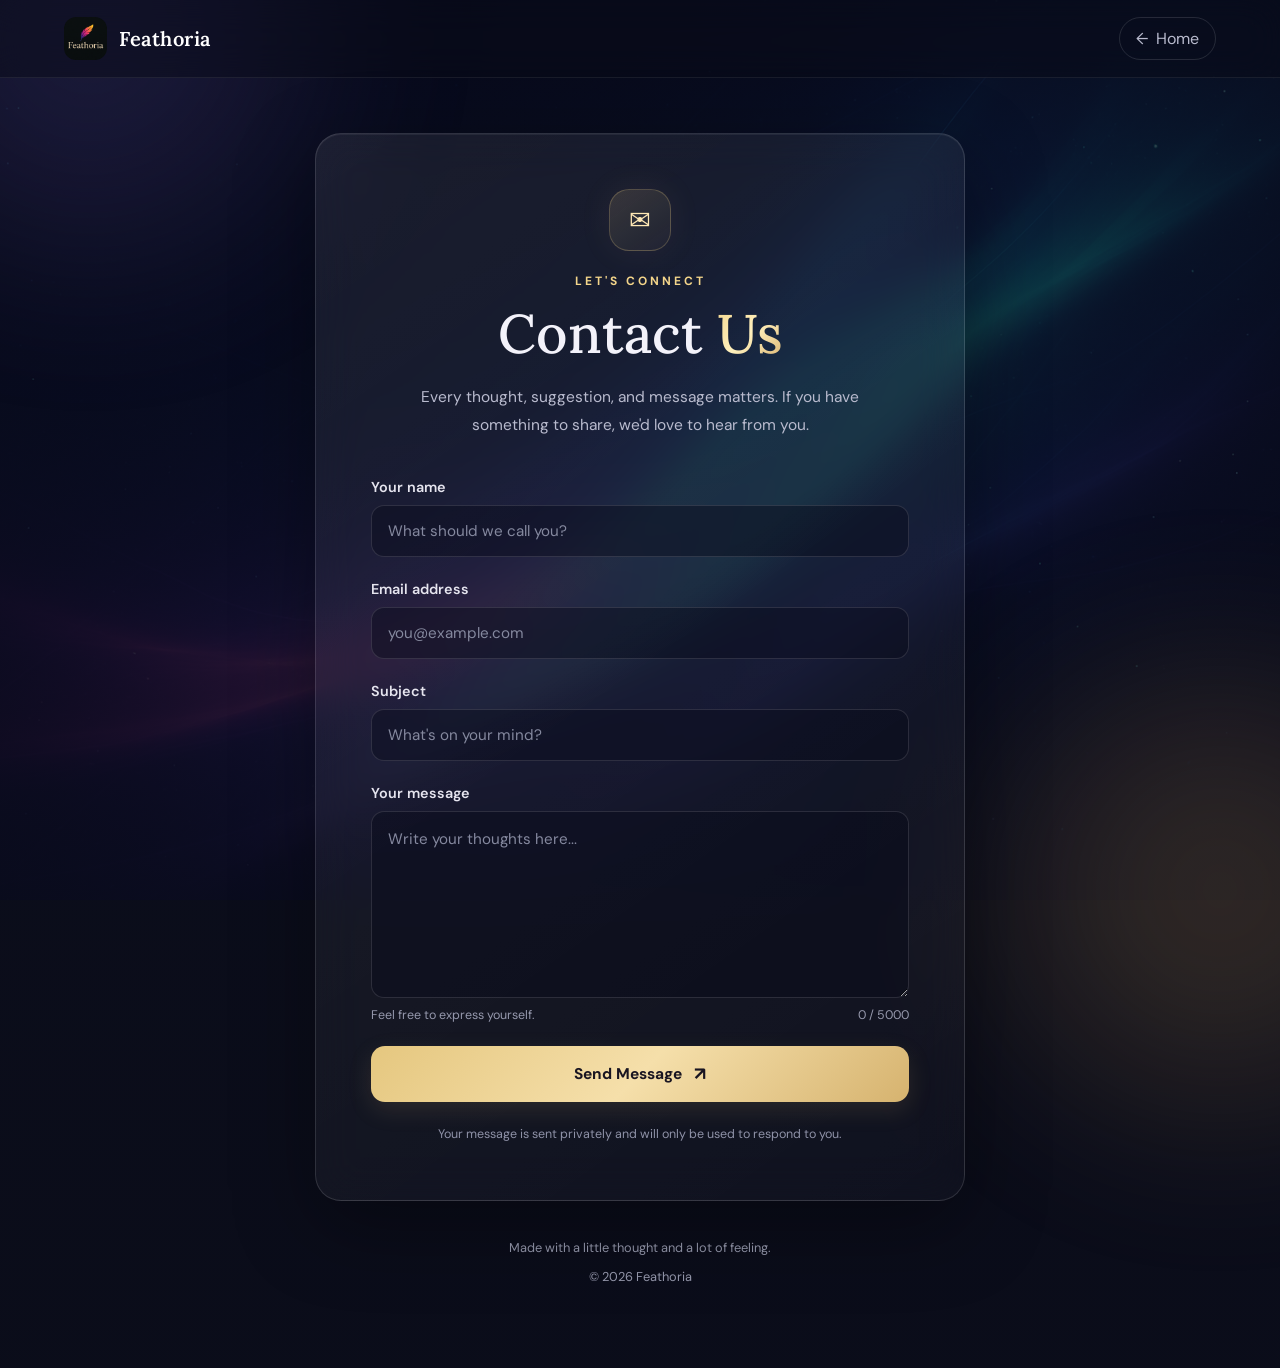
<file: contact.html>
<!DOCTYPE html>
<html lang="en">
<head>
  <meta charset="UTF-8">
  <meta name="viewport" content="width=device-width, initial-scale=1.0">

  <title>Contact Us | Feathoria</title>

  <meta name="description" content="Contact Feathoria. Share your questions, feedback, ideas, or suggestions. We'd love to hear from you.">
  <meta name="theme-color" content="#101323">

  <!-- Favicon -->
  <link rel="icon" href="logo.jpg" type="image/jpeg">
  <link rel="apple-touch-icon" href="logo.jpg">

  <!-- Google Analytics -->
  <script async src="https://www.googletagmanager.com/gtag/js?id=G-339FX3FFSG"></script>
  <script>
    window.dataLayer = window.dataLayer || [];
    function gtag() {
      dataLayer.push(arguments);
    }
    gtag('js', new Date());
    gtag('config', 'G-339FX3FFSG');
  </script>

  <!-- Google AdSense -->
  <script async
    src="https://pagead2.googlesyndication.com/pagead/js/adsbygoogle.js?client=ca-pub-3455727846422624"
    crossorigin="anonymous">
  </script>

  <!-- Fonts -->
  <link rel="preconnect" href="https://fonts.googleapis.com">
  <link rel="preconnect" href="https://fonts.gstatic.com" crossorigin>

  <link href="https://fonts.googleapis.com/css2?family=DM+Sans:wght@400;500;600;700&family=Lora:wght@400;500;600;700&display=swap"
        rel="stylesheet">

  <!-- CSS -->
  <link rel="stylesheet" href="contact.css">
</head>

<body>

  <!-- Background decoration -->
  <div class="background-glow glow-one"></div>
  <div class="background-glow glow-two"></div>

  <!-- Navigation -->
  <nav class="navbar">
    <a href="index.html" class="brand" aria-label="Feathoria homepage">
      <img src="logo.jpg" alt="Feathoria logo" class="logo">
      <span class="brand-name">Feathoria</span>
    </a>

    <a href="index.html" class="home-link">
      <span aria-hidden="true">←</span>
      <span>Home</span>
    </a>
  </nav>

  <!-- Main content -->
  <main class="main-content">

    <section class="contact-container">

      <!-- Intro -->
      <div class="contact-header">

        <div class="contact-icon" aria-hidden="true">
          <span>✉</span>
        </div>

        <p class="eyebrow">LET'S CONNECT</p>

        <h1>Contact <span>Us</span></h1>

        <p class="intro-text">
          Every thought, suggestion, and message matters.
          If you have something to share, we'd love to hear from you.
        </p>

      </div>

      <!-- Form -->
      <form
        id="contactForm"
        action="https://formspree.io/f/meovjeqj"
        method="POST"
      >

        <!-- Honeypot anti-spam field -->
        <div class="honeypot" aria-hidden="true">
          <label for="website">Leave this field empty</label>
          <input
            type="text"
            id="website"
            name="_gotcha"
            tabindex="-1"
            autocomplete="off"
          >
        </div>

        <!-- Name -->
        <div class="form-group">
          <label for="name">Your name</label>

          <input
            type="text"
            id="name"
            name="name"
            placeholder="What should we call you?"
            autocomplete="name"
            maxlength="100"
            required
          >
        </div>

        <!-- Email -->
        <div class="form-group">
          <label for="email">Email address</label>

          <input
            type="email"
            id="email"
            name="_replyto"
            placeholder="you@example.com"
            autocomplete="email"
            maxlength="150"
            required
          >
        </div>

        <!-- Subject -->
        <div class="form-group">
          <label for="subject">Subject</label>

          <input
            type="text"
            id="subject"
            name="subject"
            placeholder="What's on your mind?"
            maxlength="150"
            required
          >
        </div>

        <!-- Message -->
        <div class="form-group">
          <label for="message">Your message</label>

          <textarea
            id="message"
            name="message"
            rows="6"
            maxlength="5000"
            placeholder="Write your thoughts here..."
            required
          ></textarea>

          <div class="message-footer">
            <span>Feel free to express yourself.</span>
            <span id="charCount">0 / 5000</span>
          </div>
        </div>

        <!-- Status -->
        <div
          id="formStatus"
          class="form-status"
          role="status"
          aria-live="polite"
        ></div>

        <!-- Submit -->
        <button type="submit" id="submitBtn" class="submit-btn">

          <span class="button-text">Send Message</span>

          <span class="button-arrow" aria-hidden="true">↗</span>

        </button>

        <p class="privacy-note">
          Your message is sent privately and will only be used to respond to you.
        </p>

      </form>

    </section>

    <!-- Small footer -->
    <footer class="page-footer">
      <p>Made with a little thought and a lot of feeling.</p>
      <p>© <span id="year"></span> Feathoria</p>
    </footer>

  </main>

  <!-- AdSense -->
  <div class="ad-container">
    <ins class="adsbygoogle"
         style="display:block"
         data-ad-client="ca-pub-3455727846422624"
         data-ad-slot="4211400293"
         data-ad-format="auto"
         data-full-width-responsive="true"></ins>

    <script>
      (adsbygoogle = window.adsbygoogle || []).push({});
    </script>
  </div>

  <!-- JavaScript -->
  <script>
    document.addEventListener("DOMContentLoaded", () => {

      const form = document.getElementById("contactForm");
      const submitBtn = document.getElementById("submitBtn");
      const formStatus = document.getElementById("formStatus");
      const messageInput = document.getElementById("message");
      const charCount = document.getElementById("charCount");
      const yearElement = document.getElementById("year");

      const buttonText = submitBtn.querySelector(".button-text");

      // Current year
      if (yearElement) {
        yearElement.textContent = new Date().getFullYear();
      }

      // Character counter
      messageInput.addEventListener("input", () => {
        charCount.textContent =
          `${messageInput.value.length} / 5000`;
      });

      // Status messages
      function showStatus(message, type) {
        formStatus.textContent = message;
        formStatus.className = `form-status ${type}`;
      }

      // Submit form
      form.addEventListener("submit", async (event) => {
        event.preventDefault();

        if (!form.checkValidity()) {
          form.reportValidity();
          return;
        }

        submitBtn.disabled = true;
        submitBtn.classList.add("loading");
        buttonText.textContent = "Sending...";
        formStatus.className = "form-status";
        formStatus.textContent = "";

        const formData = new FormData(form);

        try {
          const response = await fetch(form.action, {
            method: "POST",
            body: formData,
            headers: {
              "Accept": "application/json"
            }
          });

          if (response.ok) {
            showStatus("Your message has been sent successfully.", "success");

            // Redirect after successful submission
            setTimeout(() => {
              window.location.href = "thankyou.html";
            }, 700);

          } else {
            let errorMessage =
              "We couldn't send your message. Please try again.";

            try {
              const data = await response.json();

              if (data.errors && data.errors.length) {
                errorMessage = data.errors
                  .map(error => error.message)
                  .join(" ");
              }
            } catch {
              // Keep default error message.
            }

            showStatus(errorMessage, "error");

            submitBtn.disabled = false;
            submitBtn.classList.remove("loading");
            buttonText.textContent = "Send Message";
          }

        } catch (error) {
          showStatus(
            "Connection error. Please check your internet and try again.",
            "error"
          );

          submitBtn.disabled = false;
          submitBtn.classList.remove("loading");
          buttonText.textContent = "Send Message";
        }
      });

    });
  </script>

</body>
</html>
</file>
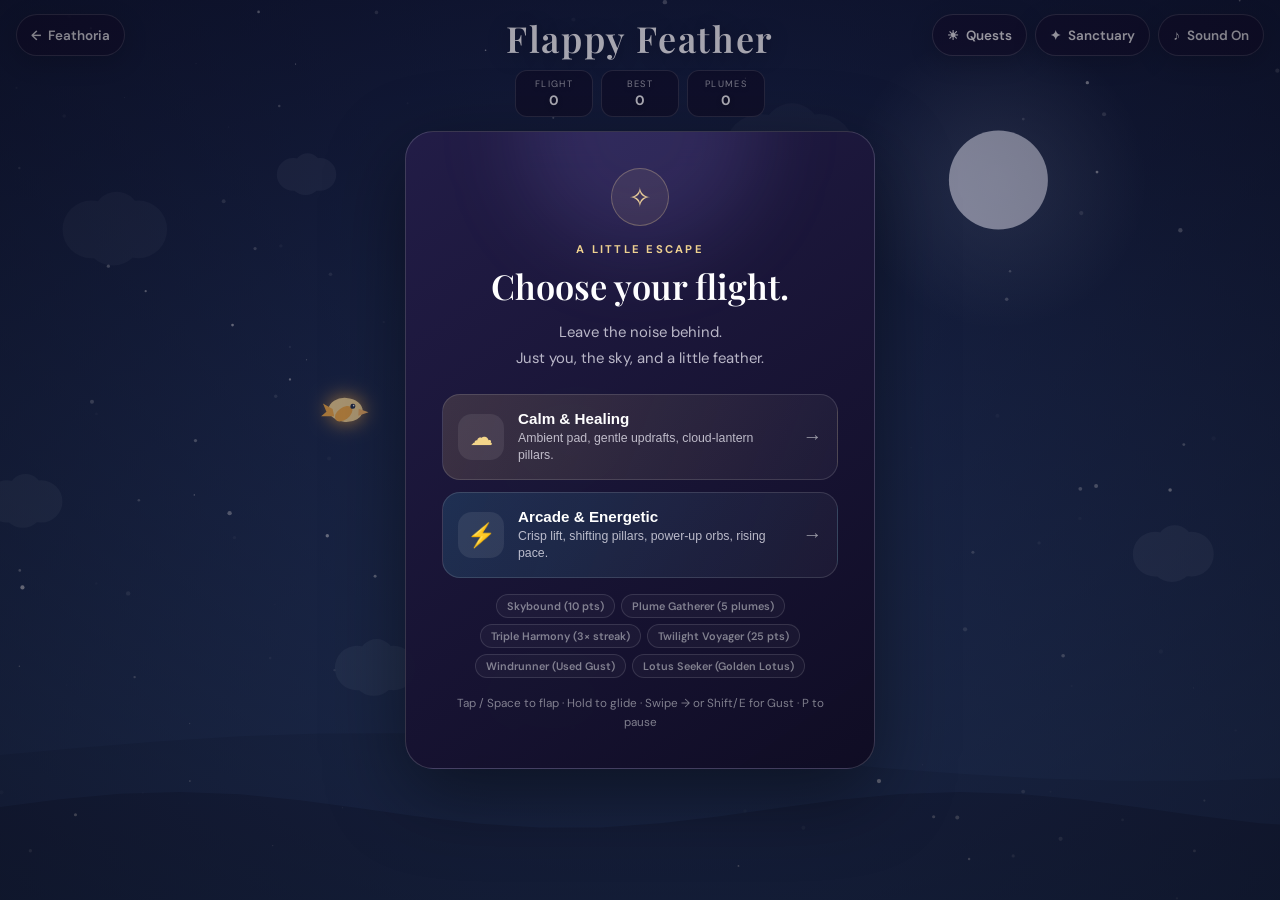
<file: game.html>
<!DOCTYPE html>
<html lang="en">
<head>
  <meta charset="UTF-8">
  <meta name="viewport" content="width=device-width, initial-scale=1, viewport-fit=cover">
  <meta name="theme-color" content="#171333">
  <meta name="description" content="Take a little flight with Flappy Feather. Choose a calm, healing flight or challenge yourself in arcade mode.">

  <title>Flappy Feather — Feathoria</title>

  <link rel="icon" href="logo.jpg" type="image/jpeg">
  <link rel="apple-touch-icon" href="logo.jpg">

  <link rel="preconnect" href="https://fonts.googleapis.com">
  <link rel="preconnect" href="https://fonts.gstatic.com" crossorigin>
  <link href="https://fonts.googleapis.com/css2?family=DM+Sans:wght@400;500;600;700&family=Playfair+Display:wght@500;600;700&display=swap" rel="stylesheet">

  <link rel="stylesheet" href="game.css">

  <!-- Google Analytics -->
  <script async src="https://www.googletagmanager.com/gtag/js?id=G-339FX3FFSG"></script>
  <script>
    window.dataLayer = window.dataLayer || [];
    function gtag(){dataLayer.push(arguments);}
    gtag('js', new Date());
    gtag('config', 'G-339FX3FFSG');
  </script>
</head>

<body>

  <!-- Background game canvases -->
  <canvas id="gameCanvas" aria-label="Flappy Feather game area"></canvas>
  <canvas id="particlesCanvas" aria-hidden="true"></canvas>

  <!-- Top navigation -->
  <nav class="topbar" aria-label="Game navigation">
    <a href="index.html" id="backHome" class="nav-button">
      <span aria-hidden="true">←</span>
      <span>Feathoria</span>
    </a>

    <div class="topbar-actions">
      <button id="questsBtn" class="nav-button" type="button" aria-label="Open daily quests">
        <span aria-hidden="true">☀</span>
        <span id="questsText">Quests</span>
        <span id="questsBadge" class="nav-dot hidden"></span>
      </button>

      <button id="wardrobeBtn" class="nav-button" type="button" aria-label="Open feather sanctuary">
        <span aria-hidden="true">✦</span>
        <span id="wardrobeText">Sanctuary</span>
        <span id="sanctuaryBadge" class="nav-dot hidden"></span>
      </button>

      <button id="soundBtn" class="nav-button icon-button" type="button" aria-label="Toggle sound effects" aria-pressed="true">
        <span id="soundIcon" aria-hidden="true">♪</span>
        <span id="soundText">Sound On</span>
      </button>

      <button id="pauseBtn" class="nav-button" type="button" aria-label="Pause game">
        <span id="pauseIcon" aria-hidden="true">Ⅱ</span>
        <span id="pauseText">Pause</span>
      </button>
    </div>
  </nav>

  <!-- Game heading and score -->
  <header class="game-header">
    <h1>Flappy Feather</h1>

    <div id="scoreContainer">
      <div class="score-pill" id="scorePill">
        <span class="score-label">FLIGHT</span>
        <span id="score" aria-live="polite">0</span>
      </div>

      <div class="score-pill">
        <span class="score-label">BEST</span>
        <span id="highScore">0</span>
      </div>

      <div class="score-pill" id="feathersPill">
        <span class="score-label">PLUMES</span>
        <span id="feathersCount">0</span>
      </div>
    </div>

    <!-- Active Power-ups & Biome HUD -->
    <div id="activeEffectsBar" class="effects-bar" aria-live="polite"></div>
  </header>

  <!-- Dash / Gust Action Button -->
  <button id="gustBtn" class="gust-fab hidden" type="button" aria-label="Activate Feather Gust Dash">
    <span class="gust-icon" aria-hidden="true">༄</span>
    <span class="gust-label">GUST READY</span>
  </button>

  <!-- Mode selection -->
  <section
    id="modeSelector"
    class="overlay"
    role="dialog"
    aria-modal="true"
    aria-labelledby="modeTitle"
  >
    <div class="overlay-card menu-card">
      <div class="brand-mark" aria-hidden="true">✧</div>
      <p class="eyebrow">A LITTLE ESCAPE</p>
      <h2 id="modeTitle">Choose your flight.</h2>

      <p class="menu-description">
        Leave the noise behind.<br>
        Just you, the sky, and a little feather.
      </p>

      <div class="mode-buttons">
        <button id="modeA" class="mode-button calm-button" type="button">
          <span class="mode-icon" aria-hidden="true">☁</span>
          <span class="mode-copy">
            <strong>Calm &amp; Healing</strong>
            <small>Ambient pad, gentle updrafts, cloud-lantern pillars.</small>
          </span>
          <span class="mode-arrow" aria-hidden="true">→</span>
        </button>

        <button id="modeB" class="mode-button arcade-button" type="button">
          <span class="mode-icon" aria-hidden="true">⚡</span>
          <span class="mode-copy">
            <strong>Arcade &amp; Energetic</strong>
            <small>Crisp lift, shifting pillars, power-up orbs, rising pace.</small>
          </span>
          <span class="mode-arrow" aria-hidden="true">→</span>
        </button>
      </div>

      <div id="milestonesPreview" class="milestones-strip" aria-label="Flight milestones"></div>

      <p class="menu-footer">
        Tap / Space to flap · Hold to glide · Swipe → or Shift/E for Gust · P to pause
      </p>
    </div>
  </section>

  <!-- Daily Quests Modal -->
  <section
    id="questsModal"
    class="overlay hidden"
    role="dialog"
    aria-modal="true"
    aria-labelledby="questsTitle"
  >
    <div class="overlay-card wardrobe-card">
      <p class="eyebrow">SKY RITUALS</p>
      <h2 id="questsTitle">Daily Flight Quests</h2>
      <p class="wardrobe-balance">
        Plume Bank: <strong id="questsBalanceCount">0</strong> · Complete rituals for rewards
      </p>

      <div id="questToast" class="sanctuary-toast hidden" role="status" aria-live="polite"></div>
      <div id="questsList" class="wardrobe-list"></div>

      <div class="wardrobe-actions">
        <button id="closeQuestsBtn" class="primary-button" type="button">
          Done
        </button>
      </div>
    </div>
  </section>

  <!-- Feather, Companion & Upgrade Sanctuary -->
  <section
    id="wardrobeModal"
    class="overlay hidden"
    role="dialog"
    aria-modal="true"
    aria-labelledby="wardrobeTitle"
  >
    <div class="overlay-card wardrobe-card">
      <p class="eyebrow">FEATHER SANCTUARY</p>
      <h2 id="wardrobeTitle">Plumes, Spirits &amp; Blessings</h2>
      <p class="wardrobe-balance">
        Available Plumes: <strong id="wardrobeBalanceCount">0</strong> ·
        <span id="unlockedCollectionCount">0 collected</span>
      </p>

      <!-- Live Loadout Showcase Banner -->
      <div id="sanctuaryShowcase" class="sanctuary-showcase">
        <div class="showcase-bird-cluster" aria-hidden="true">
          <span id="showcaseFeatherOrb" class="showcase-feather-orb"></span>
          <span id="showcaseSpiritBadge" class="showcase-spirit-badge">✧</span>
        </div>
        <div class="showcase-meta">
          <strong id="showcaseTitle">Mode Harmony + Solo Flight</strong>
          <small id="showcasePerkText">Collect Plumes &amp; Golden Lotuses to unlock new styles, spirits &amp; blessings.</small>
        </div>
      </div>

      <div id="sanctuaryToast" class="sanctuary-toast hidden" role="status" aria-live="polite"></div>

      <div class="sanctuary-tabs three-tabs" role="tablist">
        <button id="tabSkins" class="tab-btn active" type="button" role="tab" aria-selected="true">
          Feathers
        </button>
        <button id="tabCompanions" class="tab-btn" type="button" role="tab" aria-selected="false">
          Spirits
        </button>
        <button id="tabUpgrades" class="tab-btn" type="button" role="tab" aria-selected="false">
          Blessings
        </button>
      </div>

      <div id="wardrobeList" class="wardrobe-list"></div>
      <div id="companionsList" class="wardrobe-list hidden"></div>
      <div id="upgradesList" class="wardrobe-list hidden"></div>

      <div class="wardrobe-actions">
        <button id="closeWardrobeBtn" class="primary-button" type="button">
          Done
        </button>
      </div>
    </div>
  </section>

  <!-- Gameplay instructions -->
  <div id="instructions" class="instructions hidden" aria-live="polite">
    <div class="instruction-card">
      <span class="instruction-icon" aria-hidden="true">↑</span>
      <p>Tap or Space to flap · Hold to glide</p>
      <small id="modeHintText">Collect plumes &amp; orbs · Swipe → or Shift for Gust Dash</small>
    </div>
  </div>

  <!-- Game over -->
  <section
    id="gameOver"
    class="overlay game-over-overlay hidden"
    role="dialog"
    aria-modal="true"
    aria-labelledby="gameOverTitle"
  >
    <div class="overlay-card result-card">
      <div class="result-icon" aria-hidden="true">🪶</div>
      <p class="eyebrow">FLIGHT COMPLETE</p>

      <div id="newBestBadge" class="new-best-badge hidden">✦ New Personal Best</div>

      <h2 id="gameOverTitle">Every flight ends.</h2>

      <p id="finalScore" class="final-score">Score: 0 · Plumes: 0</p>

      <div id="runStatsGrid" class="run-stats-grid">
        <div class="stat-box">
          <span class="stat-label">BEST STREAK</span>
          <strong id="statBestStreak">0×</strong>
        </div>
        <div class="stat-box">
          <span class="stat-label">MODE BEST</span>
          <strong id="statModeBest">0</strong>
        </div>
        <div class="stat-box">
          <span class="stat-label">PLUME BANK</span>
          <strong id="statPlumeBank">0</strong>
        </div>
      </div>

      <p id="resultMessage" class="result-message">
        There is always another sky.
      </p>

      <div id="unlockedMilestoneBanner" class="milestone-unlocked hidden"></div>

      <div class="result-buttons">
        <button id="restartBtn" class="primary-button" type="button">
          <span aria-hidden="true">↻</span>
          Fly again
        </button>

        <button id="shareScoreBtn" class="secondary-button" type="button">
          <span aria-hidden="true">✦</span>
          <span id="shareScoreText">Share flight record</span>
        </button>

        <button id="chooseModeBtn" class="secondary-button" type="button">
          Choose another flight
        </button>
      </div>
    </div>
  </section>

  <script src="game.js"></script>
</body>
</html>
</file>
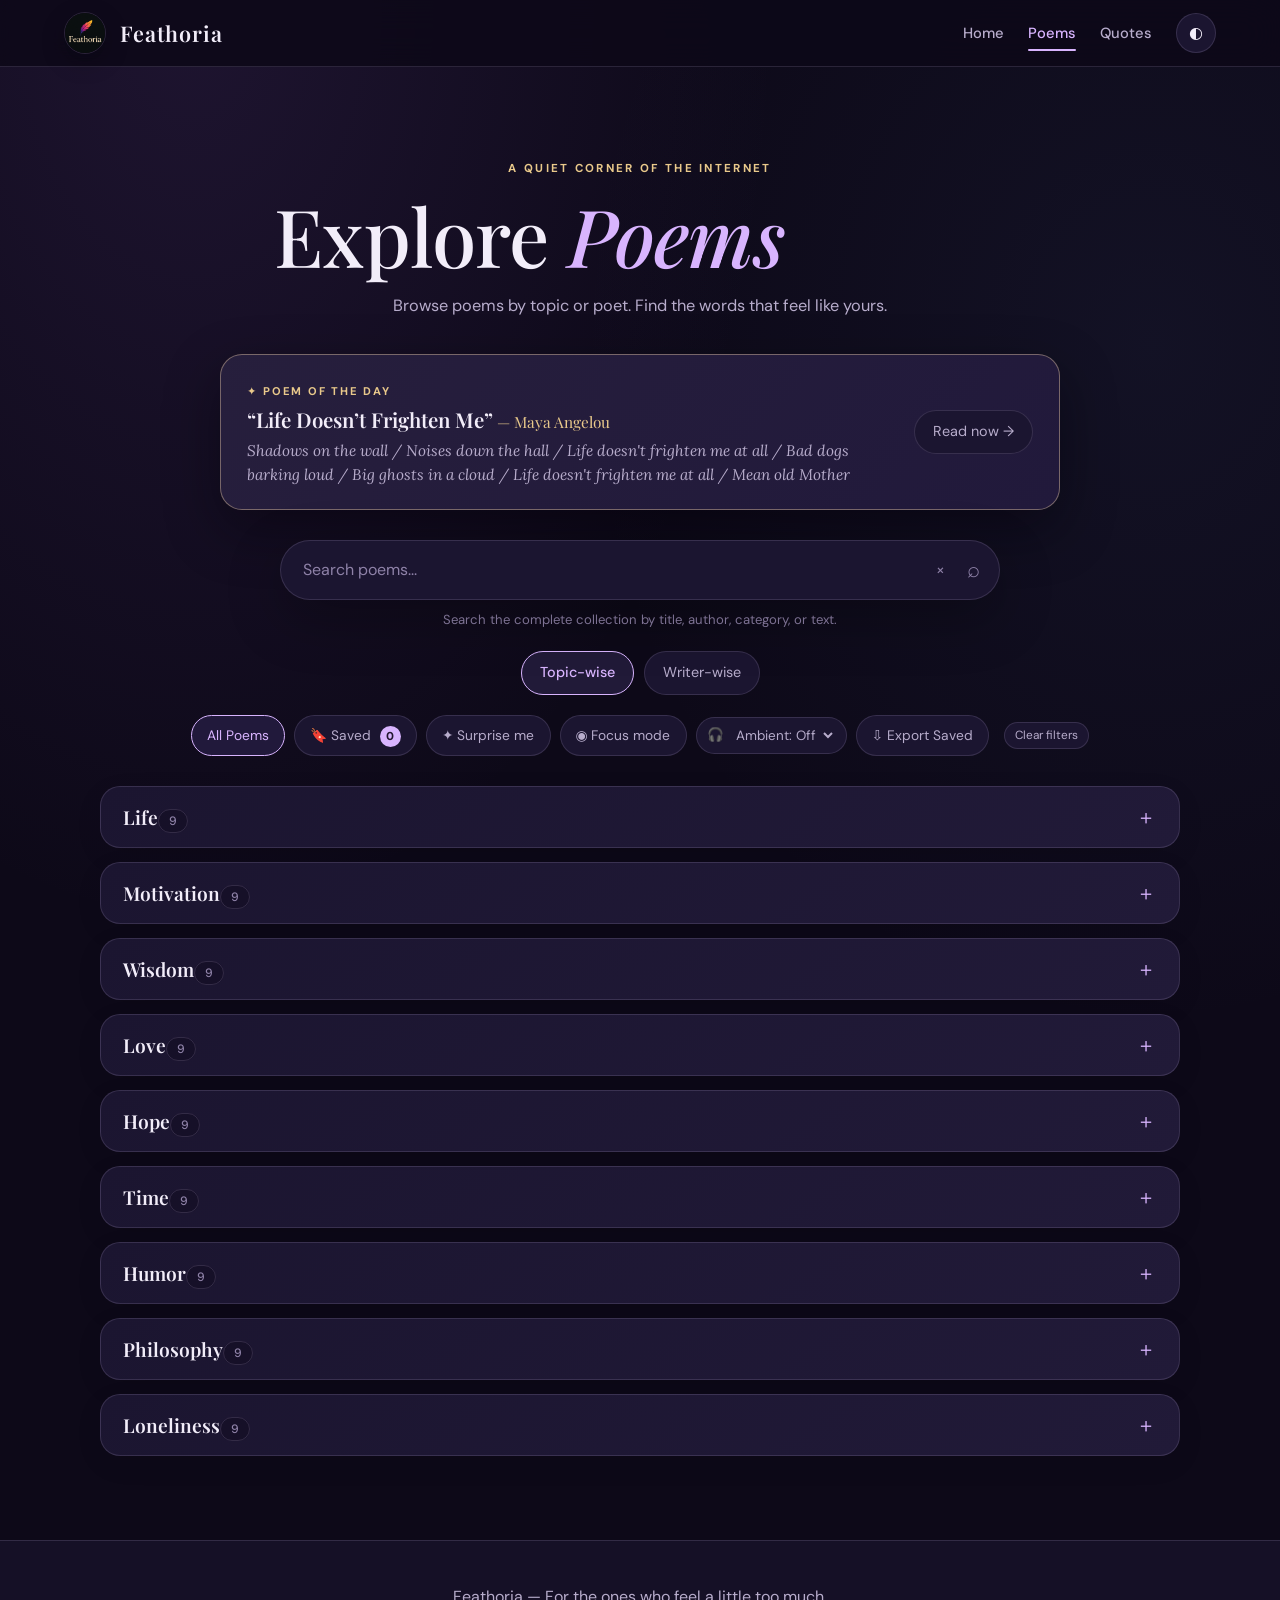
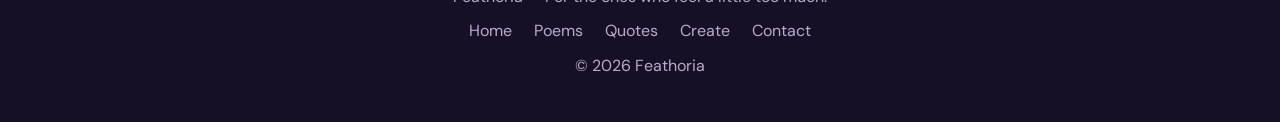
<file: ipoems.html>
<!DOCTYPE html>
<html lang="en">
<head>
  <link rel="stylesheet" href="feathoria.css" />
  <meta charset="utf-8" />
  <meta name="viewport" content="width=device-width, initial-scale=1.0" />
  <meta name="description" content="Discover poems by topic and poet, save favourites, read in focus mode, and download beautiful keepsakes." />
  <meta name="theme-color" content="#0d0918" />
  <title>Poems | Feathoria</title>

  <!-- Google Analytics -->
  <script async src="https://www.googletagmanager.com/gtag/js?id=G-339FX3FFSG"></script>
  <script>
    window.dataLayer = window.dataLayer || [];
    function gtag(){dataLayer.push(arguments);}
    gtag('js', new Date());
    gtag('config', 'G-339FX3FFSG');
  </script>

  <!-- Google AdSense -->
  <script async crossorigin="anonymous" src="https://pagead2.googlesyndication.com/pagead/js/adsbygoogle.js?client=ca-pub-3455727846422624"></script>

  <!-- Favicon & Fonts -->
  <link href="logo.jpg" rel="icon" type="image/jpeg" />
  <link href="logo.jpg" rel="apple-touch-icon" />
  <link rel="preconnect" href="https://fonts.googleapis.com" />
  <link rel="preconnect" href="https://fonts.gstatic.com" crossorigin />
  <link href="https://fonts.googleapis.com/css2?family=DM+Sans:wght@400;500;600;700&family=Lora:ital,wght@0,400;0,500;1,400&family=Playfair+Display:ital,wght@0,500;0,600;1,500;1,600&display=swap" rel="stylesheet" />
  <style>
    :root {
      color-scheme: dark;
      --bg: #0d0918;
      --bg2: #151026;
      --panel: #1b1530;
      --panel2: #211a38;
      --text: #f2edf9;
      --muted: #b7accb;
      --soft: #8f82a8;
      --line: rgba(224, 207, 255, .14);
      --accent: #d8b4fe;
      --accent2: #a78bfa;
      --gold: #e9c98b;
      --shadow: 0 18px 55px rgba(0, 0, 0, .28);
      --radius: 20px;
    }

    html[data-theme="light"] {
      color-scheme: light;
      --bg: #f7f3fb;
      --bg2: #eee8f5;
      --panel: #ffffff;
      --panel2: #f7f1fc;
      --text: #292136;
      --muted: #655a72;
      --soft: #887d95;
      --line: rgba(65, 42, 91, .14);
      --accent: #7446a8;
      --accent2: #9670c2;
      --gold: #936a2b;
      --shadow: 0 18px 45px rgba(48, 30, 65, .09);
    }

    html[data-theme="sepia"] {
      color-scheme: light;
      --bg: #f2e9d8;
      --bg2: #e9ddc9;
      --panel: #fbf4e8;
      --panel2: #f5ead9;
      --text: #3b3027;
      --muted: #716052;
      --soft: #8c7967;
      --line: rgba(73, 51, 31, .16);
      --accent: #8d5d35;
      --accent2: #b17a4b;
      --gold: #986e32;
      --shadow: 0 18px 45px rgba(65, 43, 23, .10);
    }

    * { box-sizing: border-box; }
    html { scroll-behavior: smooth; scroll-padding-top: 90px; }

    body {
      margin: 0;
      background:
        radial-gradient(ellipse at 15% 0%, rgba(119, 78, 173, .16), transparent 38%),
        radial-gradient(ellipse at 90% 20%, rgba(72, 95, 150, .10), transparent 35%),
        var(--bg);
      color: var(--text);
      font-family: "DM Sans", system-ui, -apple-system, sans-serif;
      line-height: 1.65;
      transition: background .25s ease, color .25s ease;
    }

    a { color: inherit; }
    button, input { font: inherit; }
    button { cursor: pointer; }

    header {
      position: sticky;
      top: 0;
      z-index: 30;
      display: flex;
      align-items: center;
      gap: 14px;
      padding: 12px clamp(16px, 5vw, 72px);
      background: color-mix(in srgb, var(--bg) 88%, transparent);
      backdrop-filter: blur(18px);
      border-bottom: 1px solid var(--line);
    }

    #logo {
      width: 42px;
      height: 42px;
      object-fit: cover;
      border-radius: 50%;
      border: 1px solid var(--line);
      display: block;
    }

    header h1 {
      font: 600 1.35rem "Playfair Display", Georgia, serif;
      letter-spacing: .04em;
      margin: 0;
    }

    header nav {
      margin-left: auto;
      display: flex;
      align-items: center;
      gap: clamp(8px, 2vw, 24px);
    }

    header nav a {
      text-decoration: none;
      color: var(--muted);
      font-size: .92rem;
    }

    header nav a:hover,
    header nav a.active { color: var(--accent); }

    .theme-toggle {
      border: 1px solid var(--line);
      background: var(--panel);
      color: var(--text);
      border-radius: 50%;
      width: 40px;
      height: 40px;
      display: grid;
      place-items: center;
    }

    .hero {
      max-width: 1000px;
      margin: 0 auto;
      padding: clamp(48px, 8vw, 92px) 22px 34px;
      text-align: center;
    }

    .eyebrow {
      text-transform: uppercase;
      letter-spacing: .2em;
      color: var(--gold);
      font-size: .72rem;
      font-weight: 700;
      margin: 0;
    }

    .hero h2 {
      font: 500 clamp(2.5rem, 7vw, 5rem)/1.08 "Playfair Display", Georgia, serif;
      margin: 14px 0;
    }

    .hero h2 span { color: var(--accent); font-style: italic; }
    .hero > p:last-child { color: var(--muted); max-width: 580px; margin: 15px auto 0; }

    .page-tools { max-width: 1050px; margin: 0 auto 30px; padding: 0 20px; }
    .search-wrap { position: relative; max-width: 720px; margin: auto; }

    .search-wrap input {
      width: 100%;
      border: 1px solid var(--line);
      background: var(--panel);
      color: var(--text);
      border-radius: 999px;
      padding: 16px 52px 16px 22px;
      outline: none;
      box-shadow: var(--shadow);
    }

    .search-wrap input:focus { border-color: var(--accent); }
    .search-symbol { position: absolute; right: 20px; top: 50%; transform: translateY(-50%); font-size: 1.4rem; color: var(--soft); pointer-events: none; }
    .search-help { text-align: center; color: var(--soft); font-size: .82rem; margin: 9px 0 20px; }

    .tabs, .feature-toolbar {
      display: flex;
      justify-content: center;
      align-items: center;
      gap: 10px;
      flex-wrap: wrap;
    }

    .feature-toolbar { gap: 9px; margin: 20px auto 0; }

    .tab-btn, .tool-btn {
      border: 1px solid var(--line);
      background: var(--panel);
      color: var(--muted);
      border-radius: 999px;
      padding: 9px 18px;
      transition: .2s ease;
    }

    .feature-toolbar .tool-btn { font-size: .86rem; }
    .tab-btn.active, .tab-btn:hover, .tool-btn:hover { background: var(--panel2); border-color: var(--accent); color: var(--accent); }

    #saved-count {
      display: inline-grid;
      place-items: center;
      min-width: 21px;
      height: 21px;
      border-radius: 20px;
      background: var(--accent);
      color: #21162f;
      font-size: .72rem;
      font-weight: 800;
      margin-left: 5px;
      padding: 0 5px;
    }

    .saved-banner { text-align: center; color: var(--gold); margin: 14px 0 0; }
    .ad-slot { max-width: 1120px; margin: 0 auto 20px; padding: 0 20px; }

    .section-content { display: none; max-width: 1120px; margin: 0 auto; padding: 0 20px 70px; }
    .section-content.active { display: block; }

    .accordion-item {
      border: 1px solid var(--line);
      background: linear-gradient(145deg, var(--panel), var(--panel2));
      border-radius: var(--radius);
      margin: 14px 0;
      overflow: hidden;
      box-shadow: 0 8px 28px rgba(0, 0, 0, .07);
    }

    .accordion-item > h3 { margin: 0; font: 600 1.2rem "Playfair Display", Georgia, serif; }

    .accordion-trigger {
      width: 100%;
      position: relative;
      display: block;
      text-align: left;
      background: transparent;
      border: 0;
      color: inherit;
      padding: 17px 58px 17px 22px;
      font: inherit;
    }

    .accordion-trigger::after {
      content: "＋";
      position: absolute;
      right: 23px;
      top: 50%;
      transform: translateY(-50%);
      color: var(--accent);
      font: 1.25rem "DM Sans", sans-serif;
    }

    .accordion-item.open .accordion-trigger::after { content: "−"; }
    .accordion-content { display: none; padding: 0 20px 22px; }
    .accordion-item.open .accordion-content { display: block; }

    .poem, .quote-card {
      position: relative;
      background: color-mix(in srgb, var(--bg2) 62%, transparent);
      border: 1px solid var(--line);
      border-radius: 16px;
      padding: 22px;
      margin: 14px 0;
      overflow: hidden;
    }

    .poem .title { font: 600 1.45rem/1.3 "Playfair Display", Georgia, serif; margin: 0 0 6px; color: var(--text); }
    .poem .author { font-size: .86rem; color: var(--gold); margin: 0 0 14px; }
    .poem .subtitle { font-style: italic; color: var(--muted); font-size: .95rem; margin: 0 0 14px; }
    .poem p:not(.author):not(.subtitle) { font: 400 1.04rem/1.95 "Lora", Georgia, serif; color: var(--text); overflow-wrap: anywhere; }
    .poem .answer-label { text-align: center; font-style: italic; }

    .quote-card p {
      font: 400 1.06rem/1.85 "Lora", Georgia, serif;
      margin: 0 0 8px;
      color: var(--text);
      overflow-wrap: anywhere;
    }

    .quote-author {
      display: block;
      font-size: .88rem;
      color: var(--gold);
      font-style: italic;
    }

    .content-actions { display: flex; gap: 7px; flex-wrap: wrap; margin-top: 16px; }
    .content-actions button {
      border: 1px solid var(--line);
      background: var(--panel);
      color: var(--muted);
      border-radius: 999px;
      padding: 7px 12px;
      font-size: .78rem;
    }

    .content-actions button:hover,
    .content-actions button.is-active { border-color: var(--accent); color: var(--accent); }
    .content-actions button.is-active { background: color-mix(in srgb, var(--accent) 13%, var(--panel)); }

    .item-hidden { display: none !important; }
    .empty-state {
      text-align: center;
      color: var(--muted);
      padding: 45px 15px;
      border: 1px dashed var(--line);
      border-radius: 16px;
      margin: 18px 0;
    }

    #reading-modal {
      position: fixed;
      inset: 0;
      z-index: 100;
      background: rgba(7, 5, 13, .78);
      backdrop-filter: blur(9px);
      display: none;
      align-items: center;
      justify-content: center;
      padding: 18px;
    }

    #reading-modal.open { display: flex; }

    .modal-panel {
      width: min(820px, 100%);
      max-height: 90vh;
      overflow: auto;
      background: var(--panel);
      color: var(--text);
      border: 1px solid var(--line);
      border-radius: 24px;
      padding: clamp(20px, 5vw, 42px);
      box-shadow: var(--shadow);
      position: relative;
    }

    .modal-close {
      position: absolute;
      right: 16px;
      top: 14px;
      width: 40px;
      height: 40px;
      border-radius: 50%;
      border: 1px solid var(--line);
      background: var(--panel2);
      color: var(--text);
      font-size: 1.2rem;
    }

    .modal-kicker { color: var(--gold); font-size: .72rem; letter-spacing: .16em; text-transform: uppercase; }
    #modal-title { font: 500 clamp(1.8rem, 5vw, 3rem)/1.2 "Playfair Display", Georgia, serif; margin: 12px 45px 8px 0; }
    #modal-author { color: var(--gold); margin: 0 0 22px; }
    #modal-body { font: 1.08rem/2 "Lora", Georgia, serif; white-space: pre-wrap; overflow-wrap: anywhere; }

    .modal-actions { display: flex; gap: 8px; flex-wrap: wrap; margin-top: 26px; }
    .modal-actions button {
      border: 1px solid var(--line);
      background: var(--panel2);
      color: var(--text);
      border-radius: 999px;
      padding: 10px 15px;
    }

    #toast {
      position: fixed;
      bottom: 25px;
      left: 50%;
      transform: translate(-50%, 20px);
      opacity: 0;
      pointer-events: none;
      z-index: 150;
      background: var(--text);
      color: var(--bg);
      padding: 10px 18px;
      border-radius: 999px;
      font-size: .85rem;
      transition: .25s ease;
    }

    #toast.show { opacity: 1; transform: translate(-50%, 0); }

    #scroll-top {
      display: none;
      position: fixed;
      right: 22px;
      bottom: 22px;
      z-index: 40;
      border: 1px solid var(--line);
      border-radius: 50%;
      width: 48px;
      height: 48px;
      background: var(--accent);
      color: #21162f;
      font-size: 1.2rem;
      box-shadow: var(--shadow);
    }

    #scroll-top.visible { display: block; }

    footer {
      border-top: 1px solid var(--line);
      text-align: center;
      padding: 35px 20px;
      color: var(--muted);
      background: var(--bg2);
    }

    footer p { margin: 8px; }
    footer a { margin: 0 9px; color: var(--muted); text-decoration: none; }
    footer a:hover { color: var(--accent); }

    body.focus-mode header,
    body.focus-mode .hero,
    body.focus-mode .page-tools,
    body.focus-mode .ad-slot,
    body.focus-mode footer { display: none; }

    body.focus-mode .section-content { max-width: 850px; padding-top: 30px; }

    @media (max-width: 640px) {
      header { padding: 10px 14px; }
      header h1 { font-size: 1.1rem; }
      header nav { gap: 10px; }
      header nav a { font-size: .8rem; }
      .theme-toggle { width: 35px; height: 35px; }
      .hero { padding-top: 50px; }
      .section-content { padding-left: 12px; padding-right: 12px; }
      .accordion-content { padding: 0 11px 15px; }
      .poem, .quote-card { padding: 17px; }
      .poem p:not(.author):not(.subtitle) { font-size: 1rem; }
      .feature-toolbar { gap: 7px; }
      .feature-toolbar .tool-btn { padding: 8px 12px; font-size: .8rem; }
    }

    @media (prefers-reduced-motion: reduce) {
      *, *::before, *::after {
        scroll-behavior: auto !important;
        transition: none !important;
        animation: none !important;
      }
    }
  </style>
</head>
<body data-content-type="poem">
  <header>
    <a href="index.html"><img alt="Feathoria" id="logo" src="logo.jpg" /></a>
    <h1>Feathoria</h1>
    <nav aria-label="Primary navigation">
      <a href="index.html">Home</a>
      <a class="active" href="ipoems.html">Poems</a>
      <a href="iquotes.html">Quotes</a>
      <button aria-label="Change theme" class="theme-toggle" id="theme-toggle" title="Change theme" type="button">◐</button>
    </nav>
  </header>

  <section class="hero">
    <p class="eyebrow">A quiet corner of the internet</p>
    <h2>Explore <span>Poems</span></h2>
    <p>Browse poems by topic or poet. Find the words that feel like yours.</p>
  </section>

  <div class="page-tools">
    <div class="search-wrap">
      <input aria-label="Search poems..." id="search-input" placeholder="Search poems..." type="search" />
      <span class="search-symbol" aria-hidden="true">⌕</span>
    </div>
    <p class="search-help">Search the complete collection by title, author, category, or text.</p>

    <div class="tabs" role="tablist" aria-label="Browse by">
      <button class="tab-btn active" data-section="topic" role="tab" aria-selected="true" type="button">Topic-wise</button>
      <button class="tab-btn" data-section="author" role="tab" aria-selected="false" type="button">Writer-wise</button>
    </div>

    <div class="feature-toolbar">
      <button class="tool-btn" id="show-all" type="button">All Poems</button>
      <button class="tool-btn" id="show-saved" type="button">🔖 Saved <span id="saved-count">0</span></button>
      <button class="tool-btn" id="random-item" type="button">✦ Surprise me</button>
      <button class="tool-btn" id="focus-toggle" type="button">◉ Focus mode</button>
    </div>

    <p class="saved-banner" id="saved-view-label" hidden>
      Saved items from this collection · <button class="tool-btn" id="show-all-inline" type="button">Show all</button>
    </p>
  </div>

  <div class="ad-slot">
    <ins class="adsbygoogle" data-ad-client="ca-pub-3455727846422624" data-ad-format="auto" data-ad-slot="4211400293" data-full-width-responsive="true" style="display:block"></ins>
    <script>(adsbygoogle = window.adsbygoogle || []).push({});</script>
  </div>
<div class="section-content active" id="topic">
<div aria-expanded="false" class="accordion-item">
<h3 role="button" tabindex="0">Life</h3>
<div class="accordion-content">
<div class="poem">
<h2 class="title">Stream Of Life</h2>
<p class="author">by Rabindranath Tagore</p>
<p>The same stream of life that runs through my veins night and day<br/>
  runs through the world and dances in rhythmic measures.</p>
<p>It is the same life that shoots in joy through the dust of the earth<br/>
  in numberless blades of grass<br/>
  and breaks into tumultuous waves of leaves and flowers.</p>
<p>It is the same life that is rocked in the ocean-cradle of birth<br/>
  and of death, in ebb and in flow.</p>
<p>I feel my limbs are made glorious by the touch of this world of life.<br/>
  And my pride is from the life-throb of ages dancing in my blood this moment.</p>
</div>
<div class="poem">
<h2 class="title">Yesterday And Today XII</h2>
<p class="author">by Kahlil Gibran</p>
<p>The gold-hoarder walked in his palace park and with him walked his troubles.<br/>
  And over his head hovered worries as a vulture hovers over a carcass, until he reached a beautiful lake surrounded by magnificent marble statuary.</p>
<p>He sat there pondering the water which poured from the mouths of the statues like thoughts flowing freely from a lover's imagination, and contemplating heavily his palace which stood upon a knoll like a birth-mark upon the cheek of a maiden.<br/>
  His fancy revealed to him the pages of his life's drama which he read with falling tears that veiled his eyes and prevented him from viewing man's feeble additions to Nature.</p>
<p>He looked back with piercing regret to the images of his early life, woven into pattern by the gods, until he could no longer control his anguish.<br/>
  He said aloud, 'Yesterday I was grazing my sheep in the green valley, enjoying my existence, sounding my flute, and holding my head high. Today I am a prisoner of greed. Gold leads into gold, then into restlessness and finally into crushing misery.'</p>
<p>'Yesterday I was like a singing bird, soaring freely here and there in the fields.<br/>
  Today I am a slave to fickle wealth, society's rules, and city's customs, and purchased friends, pleasing the people by conforming to the strange and narrow laws of man.<br/>
  I was born to be free and enjoy the bounty of life, but I find myself like a beast of burden so heavily laden with gold that his back is breaking.'</p>
<p>'Where are the spacious plains, the singing brooks, the pure breeze, the closeness of Nature?<br/>
  Where is my deity? I have lost all! Naught remains save loneliness that saddens me, gold that ridicules me, slaves who curse to my back, and a palace that I have erected as a tomb for my happiness, and in whose greatness I have lost my heart.'</p>
<p>'Yesterday I roamed the prairies and the hills together with the Bedouin's daughter; Virtue was our companion, Love our delight, and the moon our guardian.<br/>
  Today I am among women with shallow beauty who sell themselves for gold and diamonds.'</p>
<p>'Yesterday I was carefree, sharing with the shepherds all the joy of life; eating, playing, working, singing, and dancing together to the music of the heart's truth.<br/>
  Today I find myself among the people like a frightened lamb among the wolves.<br/>
  As I walk in the roads, they gaze at me with hateful eyes and point at me with scorn and jealousy, and as I steal through the park I see frowning faces all about me.'</p>
<p>'Yesterday I was rich in happiness and today I am poor in gold.'</p>
<p>'Yesterday I was a happy shepherd looking upon his head as a merciful king looks with pleasure upon his contented subjects.<br/>
  Today I am a slave standing before my wealth, my wealth which robbed me of the beauty of life I once knew.'</p>
<p>'Forgive me, my Judge! I did not know that riches would put my life in fragments and lead me into the dungeons of harshness and stupidity.<br/>
  What I thought was glory is naught but an eternal inferno.'</p>
<p>He gathered himself wearily and walked slowly toward the palace, sighing and repeating, 'Is this what people call wealth?<br/>
  Is this the god I am serving and worshipping?<br/>
  Is this what I seek of the earth?<br/>
  Why can I not trade it for one particle of contentment?<br/>
  Who would sell me one beautiful thought for a ton of gold?<br/>
  Who would give me one moment of love for a handful of gems?<br/>
  Who would grant me an eye that can see others' hearts, and take all my coffers in barter?'</p>
<p>As he reached the palace gates he turned and looked toward the city as Jeremiah gazed toward Jerusalem.<br/>
  He raised his arms in woeful lament and shouted, 'Oh people of the noisome city, who are living in darkness, hastening toward misery, preaching falsehood, and speaking with stupidity...until when shall you remain ignorant?<br/>
  Until when shall you abide in the filth of life and continue to desert its gardens?<br/>
  Why wear you tattered robes of narrowness while the silk raiment of Nature's beauty is fashioned for you?<br/>
  The lamp of wisdom is dimming; it is time to furnish it with oil.<br/>
  The house of true fortune is being destroyed; it is time to rebuild it and guard it.<br/>
  The thieves of ignorance have stolen the treasure of your peace; it is time to retake it!'</p>
<p>At that moment a poor man stood before him and stretched forth his hand for alms.<br/>
  As he looked at the beggar, his lips parted, his eyes brightened with a softness, and his face radiated kindness.<br/>
  It was as if the yesterday he had lamented by the lake had come to greet him.<br/>
  He embraced the pauper with affection and filled his hands with gold, and with a voice sincere with the sweetness of love he said, 'Come back tomorrow and bring with you your fellow sufferers. All your possessions will be restored.'</p>
<p>He entered his palace saying, 'Everything in life is good; even gold, for it teaches a lesson.<br/>
  Money is like a stringed instrument; he who does not know how to use it properly will hear only discordant music.<br/>
  Money is like love; it kills slowly and painfully the one who withholds it, and it enlivens the other who turns it upon his fellow man.'</p>
</div>
<div class="poem">
<h2 class="title">O Me! O Life!</h2>
<p class="author">By Walt Whitman</p>
<p>Oh me! Oh life! of the questions of these recurring,<br/>
  Of the endless trains of the faithless, of cities fill’d with the foolish,<br/>
  Of myself forever reproaching myself, (for who more foolish than I, and who more faithless?)<br/>
  Of eyes that vainly crave the light, of the objects mean, of the struggle ever renew’d,<br/>
  Of the poor results of all, of the plodding and sordid crowds I see around me,<br/>
  Of the empty and useless years of the rest, with the rest me intertwined,<br/>
  The question, O me! so sad, recurring—What good amid these, O me, O life?</p>
<p class="answer-label">Answer.</p>
<p>That you are here—that life exists and identity,<br/>
  That the powerful play goes on, and you may contribute a verse.</p>
</div>
<div class="poem">
<h2 class="title">To a Mouse</h2>
<p class="author">By Robert Burns</p>
<p class="subtitle">On Turning her up in her Nest, with the Plough, November 1785</p>
<p>Wee, sleeket, cowran, tim’rous beastie,<br/>
  O, what a panic’s in thy breastie!<br/>
  Thou need na start awa sae hasty,<br/>
          Wi’ bickerin brattle!<br/>
  I wad be laith to rin an’ chase thee<br/>
          Wi’ murd’ring pattle!</p>
<p>I’m truly sorry Man’s dominion<br/>
  Has broken Nature’s social union,<br/>
  An’ justifies that ill opinion,<br/>
          Which makes thee startle,<br/>
  At me, thy poor, earth-born companion,<br/>
          An’ fellow-mortal!</p>
<p>I doubt na, whyles, but thou may thieve;<br/>
  What then? poor beastie, thou maun live!<br/>
  A daimen-icker in a thrave<br/>
          ’S a sma’ request:<br/>
  I’ll get a blessin wi’ the lave,<br/>
          An’ never miss ’t!</p>
<p>Thy wee-bit housie, too, in ruin!<br/>
  It’s silly wa’s the win’s are strewin!<br/>
  An’ naething, now, to big a new ane,<br/>
          O’ foggage green!<br/>
  An’ bleak December’s winds ensuin,<br/>
          Baith snell an’ keen!</p>
<p>Thou saw the fields laid bare an’ waste,<br/>
  An’ weary Winter comin fast,<br/>
  An’ cozie here, beneath the blast,<br/>
          Thou thought to dwell,<br/>
  Till crash! the cruel coulter past<br/>
          Out thro’ thy cell.</p>
<p>That wee-bit heap o’ leaves an’ stibble<br/>
  Has cost thee monie a weary nibble!<br/>
  Now thou’s turn’d out, for a’ thy trouble,<br/>
          But house or hald,<br/>
  To thole the Winter’s sleety dribble,<br/>
          An’ cranreuch cauld!</p>
<p>But Mousie, thou art no thy-lane,<br/>
  In proving foresight may be vain:<br/>
  The best laid schemes o’ Mice an’ Men<br/>
          Gang aft agley,<br/>
  An’ lea’e us nought but grief an’ pain,<br/>
          For promis’d joy!</p>
<p>Still, thou art blest, compar’d wi’ me!<br/>
  The present only toucheth thee:<br/>
  But Och! I backward cast my e’e,<br/>
          On prospects drear!<br/>
  An’ forward tho’ I canna see,<br/>
          I guess an’ fear!</p>
</div>
<div class="poem">
<h2 class="title">Desiderata – Words for Life</h2>
<p class="author">By Max Ehrmann</p>
<p>Go placidly amid the noise and haste,<br/>
  and remember what peace there may be in silence.<br/>
  As far as possible without surrender<br/>
  be on good terms with all persons.<br/>
  Speak your truth quietly and clearly;<br/>
  and listen to others,<br/>
  even the dull and the ignorant;<br/>
  they too have their story.</p>
<p>Avoid loud and aggressive persons,<br/>
  they are vexations to the spirit.<br/>
  If you compare yourself with others,<br/>
  you may become vain and bitter;<br/>
  for always there will be greater and lesser persons than yourself.<br/>
  Enjoy your achievements as well as your plans.</p>
<p>Keep interested in your own career, however humble;<br/>
  it is a real possession in the changing fortunes of time.<br/>
  Exercise caution in your business affairs;<br/>
  for the world is full of trickery.<br/>
  But let this not blind you to what virtue there is;<br/>
  many persons strive for high ideals;<br/>
  and everywhere life is full of heroism.</p>
<p>Be yourself.<br/>
  Especially, do not feign affection.<br/>
  Neither be cynical about love;<br/>
  for in the face of all aridity and disenchantment<br/>
  it is as perennial as the grass.</p>
<p>Take kindly the counsel of the years,<br/>
  gracefully surrendering the things of youth.<br/>
  Nurture strength of spirit to shield you in sudden misfortune.<br/>
  But do not distress yourself with dark imaginings.<br/>
  Many fears are born of fatigue and loneliness.<br/>
  Beyond a wholesome discipline,<br/>
  be gentle with yourself.</p>
<p>You are a child of the universe,<br/>
  no less than the trees and the stars;<br/>
  you have a right to be here.<br/>
  And whether or not it is clear to you,<br/>
  no doubt the universe is unfolding as it should.</p>
<p>Therefore be at peace with God,<br/>
  whatever you conceive Him to be,<br/>
  and whatever your labors and aspirations,<br/>
  in the noisy confusion of life keep peace with your soul.</p>
<p>With all its sham, drudgery, and broken dreams,<br/>
  it is still a beautiful world.<br/>
  Be cheerful.<br/>
  Strive to be happy.</p>
</div>
<div class="poem">
<h2 class="title">A Psalm of Life</h2>
<p class="author">By Henry Wadsworth Longfellow</p>
<p class="subtitle">What The Heart Of The Young Man Said To The Psalmist</p>
<p>Tell me not, in mournful numbers,<br/>
     Life is but an empty dream!<br/>
  For the soul is dead that slumbers,<br/>
     And things are not what they seem.</p>
<p>Life is real! Life is earnest!<br/>
     And the grave is not its goal;<br/>
  Dust thou art, to dust returnest,<br/>
     Was not spoken of the soul.</p>
<p>Not enjoyment, and not sorrow,<br/>
     Is our destined end or way;<br/>
  But to act, that each to-morrow<br/>
     Find us farther than to-day.</p>
<p>Art is long, and Time is fleeting,<br/>
     And our hearts, though stout and brave,<br/>
  Still, like muffled drums, are beating<br/>
     Funeral marches to the grave.</p>
<p>In the world’s broad field of battle,<br/>
     In the bivouac of Life,<br/>
  Be not like dumb, driven cattle!<br/>
     Be a hero in the strife!</p>
<p>Trust no Future, howe’er pleasant!<br/>
     Let the dead Past bury its dead!<br/>
  Act,— act in the living Present!<br/>
     Heart within, and God o’erhead!</p>
<p>Lives of great men all remind us<br/>
     We can make our lives sublime,<br/>
  And, departing, leave behind us<br/>
     Footprints on the sands of time;</p>
<p>Footprints, that perhaps another,<br/>
     Sailing o’er life’s solemn main,<br/>
  A forlorn and shipwrecked brother,<br/>
     Seeing, shall take heart again.</p>
<p>Let us, then, be up and doing,<br/>
     With a heart for any fate;<br/>
  Still achieving, still pursuing,<br/>
     Learn to labor and to wait.</p>
</div>
<div class="poem">
<h2 class="title">“Life”</h2>
<p class="author">By Charlotte Brontë</p>
<p>LIFE, believe, is not a dream<br/>
    So dark as sages say;<br/>
  Oft a little morning rain<br/>
    Foretells a pleasant day.<br/>
  Sometimes there are clouds of gloom,<br/>
  But these are transient all;<br/>
  If the shower will make the roses bloom,<br/>
    O why lament its fall ?</p>
<p>  Rapidly, merrily,<br/>
  Life's sunny hours flit by,<br/>
    Gratefully, cheerily,<br/>
  Enjoy them as they fly !</p>
<p>What though Death at times steps in<br/>
  And calls our Best away ?<br/>
  What though sorrow seems to win,<br/>
  O'er hope, a heavy sway ?<br/>
  Yet hope again elastic springs,<br/>
  Unconquered, though she fell;<br/>
  Still buoyant are her golden wings,<br/>
  Still strong to bear us well.</p>
<p>  Manfully, fearlessly,<br/>
  The day of trial bear,<br/>
    For gloriously, victoriously,<br/>
  Can courage quell despair !</p>
</div>
<div class="poem">
<h2 class="title">“Life Doesn’t Frighten Me”</h2>
<p class="author">By Maya Angelou</p>
<p>Shadows on the wall<br/>
  Noises down the hall<br/>
  Life doesn't frighten me at all</p>
<p>Bad dogs barking loud<br/>
  Big ghosts in a cloud<br/>
  Life doesn't frighten me at all</p>
<p>Mean old Mother Goose<br/>
  Lions on the loose<br/>
  They don't frighten me at all</p>
<p>Dragons breathing flame<br/>
  On my counterpane<br/>
  That doesn't frighten me at all.</p>
<p>I go boo<br/>
  Make them shoo<br/>
  I make fun<br/>
  Way they run<br/>
  I won't cry<br/>
  So they fly<br/>
  I just smile<br/>
  They go wild</p>
<p>Life doesn't frighten me at all.</p>
<p>Tough guys fight<br/>
  All alone at night<br/>
  Life doesn't frighten me at all.</p>
<p>Panthers in the park<br/>
  Strangers in the dark<br/>
  No, they don't frighten me at all.</p>
<p>That new classroom where<br/>
  Boys all pull my hair<br/>
  (Kissy little girls<br/>
  With their hair in curls)<br/>
  They don't frighten me at all.</p>
<p>Don't show me frogs and snakes<br/>
  And listen for my scream,<br/>
  If I'm afraid at all<br/>
  It's only in my dreams.</p>
<p>I've got a magic charm<br/>
  That I keep up my sleeve<br/>
  I can walk the ocean floor<br/>
  And never have to breathe.</p>
<p>Life doesn't frighten me at all<br/>
  Not at all<br/>
  Not at all.</p>
<p>Life doesn't frighten me at all.</p>
</div>
<div class="poem">
<h2 class="title">The Layers</h2>
<p class="author">By Stanley Kunitz</p>
<p>I have walked through many lives,<br/>
  some of them my own,<br/>
  and I am not who I was,<br/>
  though some principle of being<br/>
  abides, from which I struggle<br/>
  not to stray.<br/>
  When I look behind,<br/>
  as I am compelled to look<br/>
  before I can gather strength<br/>
  to proceed on my journey,<br/>
  I see the milestones dwindling<br/>
  toward the horizon<br/>
  and the slow fires trailing<br/>
  from the abandoned camp-sites,<br/>
  over which scavenger angels<br/>
  wheel on heavy wings.</p>
<p>Oh, I have made myself a tribe<br/>
  out of my true affections,<br/>
  and my tribe is scattered!<br/>
  How shall the heart be reconciled<br/>
  to its feast of losses?<br/>
  In a rising wind<br/>
  the manic dust of my friends,<br/>
  those who fell along the way,<br/>
  bitterly stings my face.</p>
<p>Yet I turn, I turn,<br/>
  exalting somewhat,<br/>
  with my will intact to go<br/>
  wherever I need to go,<br/>
  and every stone on the road<br/>
  precious to me.</p>
<p>In my darkest night,<br/>
  when the moon was covered<br/>
  and I roamed through wreckage,<br/>
  a nimbus-clouded voice<br/>
  directed me:<br/>
  “Live in the layers,<br/>
  not on the litter.”</p>
<p>Though I lack the art<br/>
  to decipher it,<br/>
  no doubt the next chapter<br/>
  in my book of transformations<br/>
  is already written.<br/>
  I am not done with my changes.</p>
</div>
</div>
</div>
<div aria-expanded="false" class="accordion-item">
<h3 role="button" tabindex="0">Motivation</h3>
<div class="accordion-content">
<div class="poem">
<h2 class="title">Invictus</h2>
<p class="author">By William Ernest Henley</p>
<p>Out of the night that covers me,<br/>
      Black as the pit from pole to pole,<br/>
  I thank whatever gods may be<br/>
      For my unconquerable soul.</p>
<p>In the fell clutch of circumstance<br/>
      I have not winced nor cried aloud.<br/>
  Under the bludgeonings of chance<br/>
      My head is bloody, but unbowed.</p>
<p>Beyond this place of wrath and tears<br/>
      Looms but the Horror of the shade,<br/>
  And yet the menace of the years<br/>
      Finds and shall find me unafraid.</p>
<p>It matters not how strait the gate,<br/>
      How charged with punishments the scroll,<br/>
  I am the master of my fate,<br/>
      I am the captain of my soul.</p>
</div>
<div class="poem">
<h2 class="title">If—</h2>
<p class="author">By Rudyard Kipling</p>
<p class="subtitle">(‘Brother Square-Toes’—Rewards and Fairies)</p>
<p>If you can keep your head when all about you<br/>
      Are losing theirs and blaming it on you,<br/>
  If you can trust yourself when all men doubt you,<br/>
      But make allowance for their doubting too;<br/>
  If you can wait and not be tired by waiting,<br/>
  Or being lied about, don’t deal in lies,<br/>
  Or being hated, don’t give way to hating,<br/>
      And yet don’t look too good, nor talk too wise:</p>
<p>If you can dream—and not make dreams your master;<br/>
      If you can think—and not make thoughts your aim;<br/>
  If you can meet with Triumph and Disaster<br/>
      And treat those two impostors just the same;<br/>
  If you can bear to hear the truth you’ve spoken<br/>
  Twisted by knaves to make a trap for fools,<br/>
  Or watch the things you gave your life to, broken,<br/>
      And stoop and build ’em up with worn-out tools:</p>
<p>If you can make one heap of all your winnings<br/>
      And risk it on one turn of pitch-and-toss,<br/>
  And lose, and start again at your beginnings<br/>
  And never breathe a word about your loss;<br/>
  If you can force your heart and nerve and sinew<br/>
      To serve your turn long after they are gone,<br/>
  And so hold on when there is nothing in you<br/>
  Except the Will which says to them: ‘Hold on!’</p>
<p>If you can talk with crowds and keep your virtue,<br/>
      Or walk with Kings—nor lose the common touch,<br/>
  If neither foes nor loving friends can hurt you,<br/>
  If all men count with you, but none too much;<br/>
  If you can fill the unforgiving minute<br/>
      With sixty seconds’ worth of distance run,<br/>
  Yours is the Earth and everything that’s in it,<br/>
      And—which is more—you’ll be a Man, my son!</p>
</div>
<div class="poem">
<h2 class="title">Still I Rise</h2>
<p class="author">By Maya Angelou</p>
<p>You may write me down in history<br/>
  With your bitter, twisted lies,<br/>
  You may trod me in the very dirt<br/>
  But still, like dust, I'll rise.</p>
<p>Does my sassiness upset you?<br/>
  Why are you beset with gloom?<br/>
  ’Cause I walk like I've got oil wells<br/>
  Pumping in my living room.</p>
<p>Just like moons and like suns,<br/>
  With the certainty of tides,<br/>
  Just like hopes springing high,<br/>
  Still I'll rise.</p>
<p>Did you want to see me broken?<br/>
  Bowed head and lowered eyes?<br/>
  Shoulders falling down like teardrops,<br/>
  Weakened by my soulful cries?</p>
<p>Does my haughtiness offend you?<br/>
  Don't you take it awful hard<br/>
  ’Cause I laugh like I've got gold mines<br/>
  Diggin’ in my own backyard.</p>
<p>You may shoot me with your words,<br/>
  You may cut me with your eyes,<br/>
  You may kill me with your hatefulness,<br/>
  But still, like air, I’ll rise.</p>
<p>Does my sexiness upset you?<br/>
  Does it come as a surprise<br/>
  That I dance like I've got diamonds<br/>
  At the meeting of my thighs?</p>
<p>Out of the huts of history’s shame<br/>
  I rise<br/>
  Up from a past that’s rooted in pain<br/>
  I rise<br/>
  I'm a black ocean, leaping and wide,<br/>
  Welling and swelling I bear in the tide.</p>
<p>Leaving behind nights of terror and fear<br/>
  I rise<br/>
  Into a daybreak that’s wondrously clear<br/>
  I rise<br/>
  Bringing the gifts that my ancestors gave,<br/>
  I am the dream and the hope of the slave.<br/>
  I rise<br/>
  I rise<br/>
  I rise.</p>
</div>
<div class="poem">
<h2 class="title">The Will to Win</h2>
<p class="author">By Berton Braley</p>
<p>If you want a thing bad enough<br/>
  To go out and fight for it,<br/>
  Work day and night for it,<br/>
  Give up your time and your peace and your sleep for it<br/>
  If only desire of it<br/>
  Makes you quite mad enough<br/>
  Never to tire of it,<br/>
  Makes you hold all other things tawdry and cheap for it</p>
<p>If life seems all empty and useless without it<br/>
  And all that you scheme and you dream is about it,<br/>
  If gladly you'll sweat for it,<br/>
  Fret for it,<br/>
  Plan for it,<br/>
  Lose all your terror of God or man for it,</p>
<p>If you'll simply go after that thing that you want,<br/>
  With all your capacity,<br/>
  Strength and sagacity,<br/>
  Faith, hope and confidence, stern pertinacity,<br/>
  If neither cold poverty, famished and gaunt,<br/>
  Nor sickness nor pain<br/>
  Of body or brain<br/>
  Can turn you away from the thing that you want,<br/>
  If dogged and grim you besiege and beset it,<br/>
  You'll get it!</p>
</div>
<div class="poem">
<h2 class="title">Dreams</h2>
<p class="author">By Langston Hughes</p>
<p>Hold fast to dreams<br/>
  For if dreams die<br/>
  Life is a broken-winged bird<br/>
  That cannot fly.</p>
<p>Hold fast to dreams<br/>
  For when dreams go<br/>
  Life is a barren field<br/>
  Frozen with snow.</p>
</div>
<div class="poem">
<h2 class="title">The Road Not Taken</h2>
<p class="author">By Robert Frost</p>
<p>Two roads diverged in a yellow wood,<br/>
  And sorry I could not travel both<br/>
  And be one traveler, long I stood<br/>
  And looked down one as far as I could<br/>
  To where it bent in the undergrowth;</p>
<p>Then took the other, as just as fair,<br/>
  And having perhaps the better claim,<br/>
  Because it was grassy and wanted wear;<br/>
  Though as for that the passing there<br/>
  Had worn them really about the same,</p>
<p>And both that morning equally lay<br/>
  In leaves no step had trodden black.<br/>
  Oh, I kept the first for another day!<br/>
  Yet knowing how way leads on to way,<br/>
  I doubted if I should ever come back.</p>
<p>I shall be telling this with a sigh<br/>
  Somewhere ages and ages hence:<br/>
  Two roads diverged in a wood, and I—<br/>
  I took the one less traveled by,<br/>
  And that has made all the difference.</p>
</div>
<div class="poem">
<h2 class="title">Do Not Go Gentle into That Good Night</h2>
<p class="author">By Dylan Thomas</p>
<p>Do not go gentle into that good night,<br/>
  Old age should burn and rave at close of day;<br/>
  Rage, rage against the dying of the light.</p>
<p>Though wise men at their end know dark is right,<br/>
  Because their words had forked no lightning they<br/>
  Do not go gentle into that good night.</p>
<p>Good men, the last wave by, crying how bright<br/>
  Their frail deeds might have danced in a green bay,<br/>
  Rage, rage against the dying of the light.</p>
<p>Wild men who caught and sang the sun in flight,<br/>
  And learn, too late, they grieved it on its way,<br/>
  Do not go gentle into that good night.</p>
<p>Grave men, near death, who see with blinding sight<br/>
  Blind eyes could blaze like meteors and be gay,<br/>
  Rage, rage against the dying of the light.</p>
<p>And you, my father, there on the sad height,<br/>
  Curse, bless, me now with your fierce tears, I pray.<br/>
  Do not go gentle into that good night.<br/>
  Rage, rage against the dying of the light.</p>
</div>
<div class="poem">
<h2 class="title">Try Again</h2>
<p class="author">By William Edward Hickson</p>
<p>Try again! — Try again!<br/>
  A failure is not a crime;<br/>
  Though the pace be long, dogged and slow,<br/>
  Along the road you climb;<br/>
  If at first you don’t succeed,<br/>
  Try, try, try again;<br/>
  If at first you don’t succeed,<br/>
  Try, try, try again.</p>
<p>Once the goal is fairly sighted,<br/>
  Though it seem beyond your reach,<br/>
  You can find a path to it<br/>
  If you never cease to teach<br/>
  The heart and brain to patient toil,<br/>
  The hand to brave endeavour;<br/>
  If at first you don’t succeed,<br/>
  Try, try, try again.</p>
<p>If you’re tempted to be idle<br/>
  When some task is hard to do,<br/>
  If the right thing’s worth the doing,<br/>
  Never be content with “Through.”<br/>
  Persevere, and courage keep,<br/>
  For hardships bring their gain;<br/>
  If at first you don’t succeed,<br/>
  Try, try, try again.</p>
<p>Little strokes fell great oaks down;<br/>
  Little rills will make the sea;<br/>
  Forward, upward, onward ever—<br/>
  This should be your constant plea.<br/>
  Do not lose your hope and faith<br/>
  When the skies are overcast;<br/>
  If at first you don’t succeed,<br/>
  Try, try, try again.</p>
<p>Try again; there’s many a failure<br/>
  Who by effort have prevailed;<br/>
  History is full of triumphs<br/>
  Won by those who never failed.<br/>
  They were poor, obscure and brave,<br/>
  But their purpose did remain;<br/>
  If at first you don’t succeed,<br/>
  Try, try, try again.</p>
</div>
<div class="poem">
<h2 class="title">What I Am</h2>
<p class="author">By Terrance Hayes</p>
<p>Living Single is on at 8<br/>
  &amp; I'm waiting with Ma<br/>
  in line at the grocery store<br/>
  as the snow falls outside<br/>
  &amp; people push &amp; shove,<br/>
  Black and Brown faces<br/>
  mean-mugging each other<br/>
  as they tussle for the last<br/>
  loaf of white bread, the lone<br/>
  gallon of milk in the refrigerator<br/>
  as canned goods roll down<br/>
  packed aisles &amp; my young brother<br/>
  wants to chase them, but Ma has<br/>
  a tight grip on his hand as he squirms<br/>
  in protest, I see through the store's windows<br/>
  the lights at the McDonald's have turned off<br/>
  as workers rush through the falling snow<br/>
  towards the bus stop &amp; I don't know<br/>
  who I am &amp; they don't know who I am<br/>
  but a milk-chocolate brown-skinned girl<br/>
  with large dark brown eyes, black curly<br/>
  hair that never stays straight even after<br/>
  the million-degree heat of the hot comb<br/>
  Ma scorches through my scalp &amp; I wish<br/>
  I could go to the bathroom but I'd be lost<br/>
  in this mass of heaving bodies, grabbing<br/>
  bags of rice &amp; boxes of spiral pasta &amp; canned<br/>
  corn as my brother breaks free from Ma's grip,<br/>
  rushing towards a plastic ball rolling towards him,<br/>
  &amp; I chase after him. Get back here! Ma shouts<br/>
  for us to come back as she has moved up<br/>
  in the line. My brother laughs with glee as<br/>
  he bounces the ball as if we're at Franklin Park,<br/>
  playing in the large, green, open field as<br/>
  a lion roars from its habitat, yearning to be free<br/>
  from its cage, &amp; I stop running, yearning to be free<br/>
  of this store, its people, the noise &amp; the smell<br/>
  &amp; go home to watch Living Single at 8 &amp; not chase<br/>
  after my lil brother like I'm his keeper.</p>
</div>
</div>
</div>
<div aria-expanded="false" class="accordion-item">
<h3 role="button" tabindex="0">Wisdom</h3>
<div class="accordion-content">
<div class="poem">
<h2 class="title">Nothing Gold Can Stay</h2>
<p class="author">By Robert Frost</p>
<p>Nature's first green is gold,<br/>
  Her hardest hue to hold.<br/>
  Her early leaf's a flower;<br/>
  But only so an hour.<br/>
  Then leaf subsides to leaf,<br/>
  So Eden sank to grief,<br/>
  So dawn goes down to day<br/>
  Nothing gold can stay.</p>
</div>
<div class="poem">
<h2 class="title">Ode on a Grecian Urn</h2>
<p class="author">By John Keats</p>
<p>Thou still unravish'd bride of quietness,<br/>
       Thou foster-child of silence and slow time,<br/>
Sylvan historian, who canst thus express<br/>
       A flowery tale more sweetly than our rhyme:<br/>
What leaf-fring'd legend haunts about thy shape<br/>
       Of deities or mortals, or of both,<br/>
               In Tempe or the dales of Arcady?<br/>
       What men or gods are these? What maidens loth?<br/>
What mad pursuit? What struggle to escape?<br/>
               What pipes and timbrels? What wild ecstasy?</p>
<p>Heard melodies are sweet, but those unheard<br/>
       Are sweeter; therefore, ye soft pipes, play on;<br/>
Not to the sensual ear, but, more endear'd,<br/>
       Pipe to the spirit ditties of no tone:<br/>
Fair youth, beneath the trees, thou canst not leave<br/>
       Thy song, nor ever can those trees be bare;<br/>
               Bold Lover, never, never canst thou kiss,<br/>
Though winning near the goal yet, do not grieve;<br/>
       She cannot fade, though thou hast not thy bliss,<br/>
               For ever wilt thou love, and she be fair!</p>
<p>Ah, happy, happy boughs! that cannot shed<br/>
         Your leaves, nor ever bid the Spring adieu;<br/>
And, happy melodist, unwearied,<br/>
         For ever piping songs for ever new;<br/>
More happy love! more happy, happy love!<br/>
         For ever warm and still to be enjoy'd,<br/>
                For ever panting, and for ever young;<br/>
All breathing human passion far above,<br/>
         That leaves a heart high-sorrowful and cloy'd,<br/>
                A burning forehead, and a parching tongue.</p>
<p>Who are these coming to the sacrifice?<br/>
         To what green altar, O mysterious priest,<br/>
Lead'st thou that heifer lowing at the skies,<br/>
         And all her silken flanks with garlands drest?<br/>
What little town by river or sea shore,<br/>
         Or mountain-built with peaceful citadel,<br/>
                Is emptied of this folk, this pious morn?<br/>
And, little town, thy streets for evermore<br/>
         Will silent be; and not a soul to tell<br/>
                Why thou art desolate, can e'er return.</p>
<p>O Attic shape! Fair attitude! with brede<br/>
         Of marble men and maidens overwrought,<br/>
With forest branches and the trodden weed;<br/>
         Thou, silent form, dost tease us out of thought<br/>
As doth eternity: Cold Pastoral!<br/>
         When old age shall this generation waste,<br/>
                Thou shalt remain, in midst of other woe<br/>
Than ours, a friend to man, to whom thou say'st,<br/>
         "Beauty is truth, truth beauty,—that is all<br/>
                Ye know on earth, and all ye need to know."</p>
</div>
<div class="poem">
<h2 class="title">A Conceit</h2>
<p class="author">By Maya Angelou</p>
<p>Give me your hand</p>
<p>Make room for me<br/>
  to lead and follow<br/>
  you<br/>
  beyond this rage of poetry.</p>
<p>Let others have<br/>
  the privacy of<br/>
  touching words<br/>
  and love of loss<br/>
  of love.</p>
<p>For me<br/>
  Give me your hand.</p>
</div>
<div class="poem">
<h2 class="title">Self-Reliance</h2>
<p class="author">By Ralph Waldo Emerson</p>
<p>HENCEFORTH, please God, forever I forego<br/>
  The yoke of men's opinions. I will be<br/>
  Light-hearted as a bird, and live with God.<br/>
  I find him in the bottom of my heart,<br/>
  I hear continually his voice therein.</p>
<p>The little needle always knows the North,<br/>
  The little bird remembereth his note,<br/>
  And this wise Seer within me never errs.<br/>
  I never taught it what it teaches me;<br/>
  I only follow, when I act aright.</p>
</div>
<div class="poem">
<h2 class="title">A Dialogue Between the Soul and Body</h2>
<p class="author">By Andrew Marvell</p>
<h3>Soul</h3>
<p>O who shall, from this Dungeon, raise<br/>
  A Soul inslav'd so many wayes?<br/>
  With bolts of Bones, that fetter'd stands<br/>
  In Feet; and manacled in Hands.<br/>
  Here blinded with an Eye; and there<br/>
  Deaf with the drumming of an Ear.<br/>
  A Soul hung up, as 'twere, in Chains<br/>
  Of Nerves, and Arteries, and Veins.<br/>
  Tortur'd, besides each other part,<br/>
  In a vain Head, and double Heart.</p>
<h3>Body</h3>
<p>O who shall me deliver whole,<br/>
  From bonds of this Tyrannic Soul?<br/>
  Which, stretcht upright, impales me so,<br/>
  That mine own Precipice I go;<br/>
  And warms and moves this needless Frame:<br/>
  (A Fever could but do the same.)<br/>
  And, wanting where its spight to try,<br/>
  Has made me live to let me dye.<br/>
  A Body that could never rest,<br/>
  Since this ill Spirit it possest.</p>
<h3>Soul</h3>
<p>What Magic could me thus confine<br/>
  Within another's Grief to pine?<br/>
  Where whatsoever it complain,<br/>
  I feel, that cannot feel, the pain.<br/>
  And all my Care itself employes,<br/>
  That to preserve, which me destroys:<br/>
  Constrain'd not only to indure<br/>
  Diseases, but, what's worse, the Cure:<br/>
  And ready oft the Port to gain,<br/>
  Am Shipwrackt into Health again.</p>
<h3>Body</h3>
<p>But Physick yet could never reach<br/>
  The Maladies Thou me dost teach;<br/>
  Whom first the Cramp of Hope does tear,<br/>
  And then the Palsie Shakes of Fear.<br/>
  The Pestilence of Love does heat:<br/>
  Or Hatred's hidden Ulcer eat.<br/>
  Joy's chearful Madness does perplex:<br/>
  Or Sorrow's other Madness vex.<br/>
  Which Knowledge forces me to know;<br/>
  And Memory will not forego.<br/>
  What but a Soul could have the wit<br/>
  To build me up for Sin so fit?<br/>
  So Architects do square and hew,<br/>
  Green Trees that in the Forest grew.</p>
</div>
<div class="poem">
<h2 class="title">On His Blindness</h2>
<p class="author">By John Milton</p>
<p>When I consider how my light is spent,<br/>
  Ere half my days, in this dark world and wide,<br/>
  And that one talent which is death to hide<br/>
  Lodged with me useless, though my soul more bent<br/>
  To serve therewith my Maker, and present<br/>
  My true account, lest He returning chide,<br/>
  "Does God exact day-labour, light denied?"<br/>
  I fondly ask. But Patience, to prevent<br/>
  That murmur, soon replies: "God doth not need<br/>
  Either man's work or his own gifts. Who best<br/>
  Bear his mild yoke, they serve him best. His state<br/>
  Is kingly: thousands at his bidding speed<br/>
  And post o'er land and ocean without rest;<br/>
  They also serve who only stand and wait."</p>
</div>
<div class="poem">
<h2 class="title">The Meaning of Existence</h2>
<p class="author">By Les Murray</p>
<p>Everything except language<br/>
  knows the meaning of existence.<br/>
  Trees, planets, rivers, time<br/>
  know nothing else. They express it<br/>
  moment by moment as the universe.<br/>
  Even this fool of a body<br/>
  lives it in part, and would<br/>
  have full dignity within it<br/>
  but for the ignorant freedom<br/>
  of my talking mind.</p>
</div>
<div class="poem">
<h2 class="title">Ithaka</h2>
<p class="author">By C. P. Cavafy</p>
<p>As you set out for Ithaka<br/>
  hope your road is a long one,<br/>
  full of adventure, full of discovery.<br/>
  Laistrygonians, Cyclops,<br/>
  angry Poseidon—don’t be afraid of them:<br/>
  you’ll never find things like that on your way<br/>
  as long as you keep your thoughts raised high,<br/>
  as long as a rare excitement<br/>
  stirs your spirit and your body.<br/>
  Laistrygonians, Cyclops,<br/>
  wild Poseidon—you won’t encounter them<br/>
  unless you bring them along inside your soul,<br/>
  unless your soul sets them up in front of you.</p>
<p>Hope your road is a long one.<br/>
  May there be many summer mornings when,<br/>
  with what pleasure, what joy,<br/>
  you enter harbors you’re seeing for the first time;<br/>
  may you stop at Phoenician trading stations<br/>
  to buy fine things,<br/>
  mother of pearl and coral, amber and ebony,<br/>
  sensual perfume of every kind—<br/>
  as many sensual perfumes as you can;<br/>
  and may you visit many Egyptian cities<br/>
  to learn and go on learning from their scholars.</p>
<p>Keep Ithaka always in your mind.<br/>
  Arriving there is what you’re destined for.<br/>
  But don’t hurry the journey at all.<br/>
  Better if it lasts for years,<br/>
  so you’re old by the time you reach the island,<br/>
  wealthy with all you’ve gained on the way,<br/>
  not expecting Ithaka to make you rich.</p>
<p>Ithaka gave you the marvelous journey.<br/>
  Without her you wouldn't have set out.<br/>
  She has nothing left to give you now.</p>
<p>And if you find her poor, Ithaka won’t have fooled you.<br/>
  Wise as you will have become, so full of experience,<br/>
  you’ll have understood by then what these Ithakas mean.</p>
</div>
<div class="poem">
<h2 class="title">If I Can Stop One Heart from Breaking</h2>
<p class="author">By Emily Dickinson</p>
<p>If I can stop one Heart from breaking,<br/>
  I shall not live in vain<br/>
  If I can ease one Life the Aching,<br/>
  Or cool one Pain,</p>
<p>Or help one fainting Robin<br/>
  Unto his Nest again,<br/>
  I shall not live in vain.</p>
</div>
</div>
</div>
<div aria-expanded="false" class="accordion-item">
<h3 role="button" tabindex="0">Love</h3>
<div class="accordion-content">
<div class="poem">
<h2 class="title">i carry your heart with me</h2>
<p class="author">By e.e. cummings</p>
<p>i carry your heart with me (i carry it in<br/>
  my heart) i am never without it (anywhere<br/>
  i go you go, my dear; and whatever is done<br/>
  by only me is your doing, my darling)<br/>
  i fear<br/>
  no fate (for you are my fate, my sweet) i want<br/>
  no world (for beautiful you are my world, my true)<br/>
  and it's you are whatever a moon has always meant<br/>
  and whatever a sun will always sing is you</p>
<p>here is the deepest secret nobody knows<br/>
  (here is the root of the root and the bud of the bud<br/>
  and the sky of the sky of a tree called life; which grows<br/>
  higher than soul can hope or mind can hide)<br/>
  and this is the wonder that's keeping the stars apart</p>
<p>i carry your heart (i carry it in my heart)</p>
</div>
<div class="poem">
<h2 class="title">How do I love thee? Let me count the ways</h2>
<p class="author">By Elizabeth Barrett Browning</p>
<p>How do I love thee? Let me count the ways.<br/>
  I love thee to the depth and breadth and height<br/>
  My soul can reach, when feeling out of sight<br/>
  For the ends of being and ideal grace.<br/>
  I love thee to the level of every day’s<br/>
  Most quiet need, by sun and candle-light.<br/>
  I love thee freely, as men strive for right;<br/>
  I love thee purely, as they turn from praise.<br/>
  I love thee with the passion put to use<br/>
  In my old griefs, and with my childhood’s faith.<br/>
  I love thee with a love I seemed to lose<br/>
  With my lost saints. I love thee with the breath,<br/>
  Smiles, tears, of all my life; and, if God choose,<br/>
  I shall but love thee better after death.</p>
</div>
<div class="poem">
<h2 class="title">Sonnet 116: Let me not to the marriage of true minds</h2>
<p class="author">By William Shakespeare</p>
<p>Let me not to the marriage of true minds<br/>
  Admit impediments; love is not love<br/>
  Which alters when it alteration finds,<br/>
  Or bends with the remover to remove.<br/>
  O no, it is an ever-fixèd mark<br/>
  That looks on tempests and is never shaken;<br/>
  It is the star to every wand'ring bark<br/>
  Whose worth's unknown, although his height be taken.<br/>
  Love's not time's fool, though rosy lips and cheeks<br/>
  Within his bending sickle's compass come.<br/>
  Love alters not with his brief hours and weeks,<br/>
  But bears it out even to the edge of doom:<br/>
  If this be error and upon me proved,<br/>
  I never writ, nor no man ever loved.</p>
</div>
<div class="poem">
<h2 class="title">She Walks in Beauty</h2>
<p class="author">By Lord Byron (George Gordon)</p>
<p>She walks in beauty, like the night<br/>
  Of cloudless climes and starry skies;<br/>
  And all that’s best of dark and bright<br/>
  Meet in her aspect and her eyes;<br/>
  Thus mellowed to that tender light<br/>
  Which heaven to gaudy day denies.</p>
<p>One shade the more, one ray the less,<br/>
  Had half impaired the nameless grace<br/>
  Which waves in every raven tress,<br/>
  Or softly lightens o’er her face;<br/>
  Where thoughts serenely sweet express,<br/>
  How pure, how dear their dwelling-place.</p>
<p>And on that cheek, and o’er that brow,<br/>
  So soft, so calm, yet eloquent,<br/>
  The smiles that win, the tints that glow,<br/>
  But tell of days in goodness spent,<br/>
  A mind at peace with all below,<br/>
  A heart whose love is innocent!</p>
</div>
<div class="poem">
<h2 class="title">When You Are Old</h2>
<p class="author">By William Butler Yeats</p>
<p>When you are old and grey and full of sleep,<br/>
  And nodding by the fire, take down this book,<br/>
  And slowly read, and dream of the soft look<br/>
  Your eyes had once, and of their shadows deep;</p>
<p>How many loved your moments of glad grace,<br/>
  And loved your beauty with love false or true,<br/>
  But one man loved the pilgrim soul in you,<br/>
  And loved the sorrows of your changing face;</p>
<p>And bending down beside the glowing bars,<br/>
  Murmur, a little sadly, how Love fled<br/>
  And paced upon the mountains overhead<br/>
  And hid his face amid a crowd of stars.</p>
</div>
<div class="poem">
<h2 class="title">A Red, Red Rose</h2>
<p class="author">By Robert Burns</p>
<p>O my Luve is like a red, red rose<br/>
     That’s newly sprung in June;<br/>
  O my Luve is like the melody<br/>
     That’s sweetly played in tune.</p>
<p>So fair art thou, my bonnie lass,<br/>
     So deep in luve am I;<br/>
  And I will luve thee still, my dear,<br/>
     Till a’ the seas gang dry.</p>
<p>Till a’ the seas gang dry, my dear,<br/>
     And the rocks melt wi’ the sun;<br/>
  I will love thee still, my dear,<br/>
     While the sands o’ life shall run.</p>
<p>And fare thee weel, my only luve!<br/>
     And fare thee weel awhile!<br/>
  And I will come again, my luve,<br/>
     Though it were ten thousand mile.</p>
</div>
<div class="poem">
<h2 class="title">Love After Love</h2>
<p class="author">By Derek Walcott</p>
<p>The time will come<br/>
     when, with elation<br/>
  you will greet yourself arriving<br/>
     at your own door, in your own mirror<br/>
  and each will smile at the other's welcome,</p>
<p>and say, sit here. Eat.<br/>
  You will love again the stranger who was your self.<br/>
  Give wine. Give bread. Give back your heart<br/>
  to itself, to the stranger who has loved you</p>
<p>all your life, whom you ignored<br/>
  for another, who knows you by heart.<br/>
  Take down the love letters from the bookshelf,</p>
<p>the photographs, the desperate notes,<br/>
  peel your own image from the mirror.<br/>
  Sit. Feast on your life.</p>
</div>
<div class="poem">
<h2 class="title">Annabel Lee</h2>
<p class="author">By Edgar Allan Poe</p>
<p>It was many and many a year ago,<br/>
     In a kingdom by the sea,<br/>
  That a maiden there lived whom you may know<br/>
     By the name of Annabel Lee;<br/>
  And this maiden she lived with no other thought<br/>
     Than to love and be loved by me.</p>
<p>I was a child and she was a child,<br/>
     In this kingdom by the sea,<br/>
  But we loved with a love that was more than love—<br/>
     I and my Annabel Lee—<br/>
  With a love that the wingèd seraphs of Heaven<br/>
     Coveted her and me.</p>
<p>And this was the reason that, long ago,<br/>
     In this kingdom by the sea,<br/>
  A wind blew out of a cloud, chilling<br/>
     My beautiful Annabel Lee;<br/>
  So that her highborn kinsmen came<br/>
     And bore her away from me,<br/>
  To shut her up in a sepulchre<br/>
     In this kingdom by the sea.</p>
<p>The angels, not half so happy in Heaven,<br/>
     Went envying her and me—<br/>
  Yes!—that was the reason (as all men know,<br/>
     In this kingdom by the sea)<br/>
  That the wind came out of the cloud by night,<br/>
     Chilling and killing my Annabel Lee.</p>
<p>But our love it was stronger by far than the love<br/>
     Of those who were older than we—<br/>
     Of many far wiser than we—<br/>
  And neither the angels in Heaven above<br/>
     Nor the demons down under the sea<br/>
  Can ever dissever my soul from the soul<br/>
     Of the beautiful Annabel Lee;</p>
<p>For the moon never beams, without bringing me dreams<br/>
     Of the beautiful Annabel Lee;<br/>
  And the stars never rise, but I feel the bright eyes<br/>
     Of the beautiful Annabel Lee;<br/>
  And so, all the night-tide, I lie down by the side<br/>
     Of my darling—my darling—my life and my bride,<br/>
     In her sepulchre there by the sea—<br/>
     In her tomb by the sounding sea.</p>
</div>
<div class="poem">
<h2 class="title">To My Dear and Loving Husband</h2>
<p class="author">By Anne Bradstreet</p>
<p>If ever two were one, then surely we.<br/>
  If ever man were loved by wife, then thee.<br/>
  If ever wife was happy in a man,<br/>
  Compare with me, ye women, if you can.</p>
<p>I prize thy love more than whole mines of gold,<br/>
  Or all the riches that the East doth hold.<br/>
  My love is such that rivers cannot quench,<br/>
  Nor ought but love from thee give recompense.</p>
<p>Thy love is such I can no way repay;<br/>
  The heavens reward thee manifold, I pray.<br/>
  Then while we live, in love let’s so persever,<br/>
  That when we live no more, we may live ever.</p>
</div>
</div>
</div>
<div aria-expanded="false" class="accordion-item">
<h3 role="button" tabindex="0">Hope</h3>
<div class="accordion-content">
<div class="poem">
<h2 class="title">“Hope” is the thing with feathers</h2>
<p class="author">By Emily Dickinson</p>
<p>“Hope” is the thing with feathers -<br/>
  That perches in the soul -<br/>
  And sings the tune without the words -<br/>
  And never stops - at all -</p>
<p>And sweetest - in the Gale - is heard -<br/>
  And sore must be the storm -<br/>
  That could abash the little Bird<br/>
  That kept so many warm -</p>
<p>I’ve heard it in the chillest land -<br/>
  And on the strangest Sea -<br/>
  Yet - never - in Extremity,<br/>
  It asked a crumb - of me.</p>
</div>
<div class="poem">
<h2 class="title">Wild Geese</h2>
<p class="author">By Mary Oliver</p>
<p>You do not have to be good.<br/>
  You do not have to walk on your knees<br/>
  For a hundred miles through the desert, repenting.<br/>
  You only have to let the soft animal of your body<br/>
  love what it loves.<br/>
  Tell me about despair, yours, and I will tell you mine.<br/>
  Meanwhile the world goes on.<br/>
  Meanwhile the sun and the clear pebbles of the rain<br/>
  are moving across the landscapes,<br/>
  over and over announcing your place<br/>
  in the family of things.</p>
<p>Meanwhile the world goes on.<br/>
  Meanwhile the sun and the clear pebbles of the rain<br/>
  are moving across the landscapes,<br/>
  over the prairies and the deep trees,<br/>
  the mountains and the rivers.<br/>
  Meanwhile the wild geese, high in the clean blue air,<br/>
  are heading home again.<br/>
  Whoever you are, no matter how lonely,<br/>
  the world offers itself to your imagination,<br/>
  calls to you like the wild geese, harsh and exciting --<br/>
  over and over announcing your place<br/>
  in the family of things.</p>
</div>
<div class="poem">
<h2 class="title">Hope</h2>
<p class="author">By George Herbert</p>
<p>I gave to Hope a watch of mine: but he<br/>
     An anchor gave to me.<br/>
     Then an old prayer-book I did present:<br/>
     And he an optick sent.<br/>
     With that I gave a viall full of tears:<br/>
     But he a few green cares.<br/>
     Ah Loyterer! I'le no more, no more I'le bring:<br/>
     I did expect a ring.</p>
</div>
<div class="poem">
<h2 class="title">The Peace of Wild Things</h2>
<p class="author">By Wendell Berry</p>
<p>When despair for the world grows in me<br/>
     and I wake in the night at the least sound<br/>
     in fear of what my life and my children’s lives might be,<br/>
     I go and lie down where the wood drake<br/>
     rests in his beauty on the water, and the great heron feeds.<br/>
     I come into the peace of wild things<br/>
     who do not tax their lives with forethought<br/>
     of grief. I come into the presence of still water.<br/>
     And I feel above me the day-blind stars<br/>
     waiting with their light. For a time<br/>
     I rest in the grace of the world, and am free.</p>
</div>
<div class="poem">
<h2 class="title">A Brave and Startling Truth</h2>
<p class="author">By Maya Angelou</p>
<p>We, this people, on a small and lonely planet<br/>
     Traveling through casual space<br/>
     Past aloof stars, across the way of indifferent suns<br/>
     To a destination where all signs tell us<br/>
     It is possible and imperative that we learn<br/>
     A brave and startling truth</p>
<p>And when we come to it<br/>
     To the day of peacemaking<br/>
     When we release our fingers<br/>
     From fists of hostility<br/>
     And allow the pure air to cool our palms</p>
<p>When we come to it<br/>
     When the curtain falls on the minstrel show of hate<br/>
     And faces sooted with scorn are scrubbed clean<br/>
     When battlefields and coliseum<br/>
     No longer rake our unique and particular sons and daughters<br/>
     Up with the bruised and bloody grass<br/>
     To lie in identical plots in foreign soil</p>
<p>When the rapacious storming of the churches<br/>
     The screaming racket in the temples have ceased<br/>
     When the pennants are waving gaily<br/>
     When the banners of the world tremble<br/>
     Stoutly in the good, clean breeze</p>
<p>When we come to it<br/>
     When we let the rifles fall from our shoulders<br/>
     And children dress their dolls in flags of truce<br/>
     When land mines of death have been removed<br/>
     And the aged can walk into evenings of peace<br/>
     When religious ritual is not perfumed<br/>
     By the incense of burning flesh<br/>
     And childhood dreams are not kicked awake<br/>
     By nightmares of abuse</p>
<p>When we come to it<br/>
     Then we will confess that not the Pyramids<br/>
     With their stones set in mysterious perfection<br/>
     Nor the Gardens of Babylon<br/>
     Hanging as eternal beauty<br/>
     In our collective memory<br/>
     Not the Grand Canyon<br/>
     Kindled into delicious color<br/>
     By Western sunsets</p>
<p>Nor the Danube, flowing its blue soul into Europe<br/>
     Not the sacred peak of Mount Fuji<br/>
     Stretching to the Rising Sun<br/>
     Neither Father Amazon nor Mother Mississippi who, without favor,<br/>
     Nurture all creatures in the depths and on the shores<br/>
     These are not the only wonders of the world</p>
<p>When we come to it<br/>
     We, this people, on this minuscule and kithless globe<br/>
     Who reach daily for the bomb, the blade and the dagger<br/>
     Yet who petition in the dark for tokens of peace<br/>
     We, this people on this mote of matter<br/>
     In whose mouths abide cankerous words<br/>
     Which challenge our very existence<br/>
     Yet out of those same mouths<br/>
     Come songs of such exquisite sweetness<br/>
     That the heart falters in its labor<br/>
     And the body is quieted into awe</p>
<p>We, this people, on this small and drifting planet<br/>
     Whose hands can strike with such abandon<br/>
     That in a twinkling, life is sapped from the living<br/>
     Yet those same hands can touch with such healing, irresistible tenderness<br/>
     That the haughty neck is happy to bow<br/>
     And the proud back is glad to bend<br/>
     Out of such chaos, of such contradiction<br/>
     We learn that we are neither devils nor divines</p>
<p>When we come to it<br/>
     We, this people, on this wayward, floating body<br/>
     Created on this earth, of this earth<br/>
     Have the power to fashion for this earth<br/>
     A climate where every man and every woman<br/>
     Can live freely without sanctimonious piety<br/>
     Without crippling fear</p>
<p>When we come to it<br/>
     We must confess that we are the possible<br/>
     We are the miraculous, the true wonder of this world<br/>
     That is when, and only when<br/>
     We come to it.</p>
</div>
<div class="poem">
<h2 class="title">For a New Beginning</h2>
<p class="author">by John O'Donohue</p>
<p>In out-of-the-way places of the heart,<br/>
     Where your thoughts never think to wander,<br/>
     This beginning has been quietly forming,<br/>
     Waiting until you were ready to emerge.</p>
<p>For a long time it has watched your desire,<br/>
     Feeling the emptiness growing inside you,<br/>
     Noticing how you willed yourself on,<br/>
     Still unable to leave what you had outgrown.</p>
<p>It watched you play with the seduction of safety<br/>
     And the gray promises that sameness whispered,<br/>
     Heard the waves of turmoil rise and relent,<br/>
     Wondered would you always live like this.</p>
<p>Then the delight, when your courage kindled,<br/>
     And out you stepped onto new ground,<br/>
     Your eyes young again with energy and dream,<br/>
     A path of plenitude opening before you.</p>
<p>Though your destination is not yet clear<br/>
     You can trust the promise of this opening;<br/>
     Unfurl yourself into the grace of beginning<br/>
     That is at one with your life's desire.</p>
<p>Awaken your spirit to adventure;<br/>
     Hold nothing back, learn to find ease in risk;<br/>
     Soon you will be home in a new rhythm,<br/>
     For your soul senses the world that awaits you.</p>
</div>
<div class="poem">
<h2 class="title">A Dream Within a Dream</h2>
<p class="author">By Edgar Allan Poe</p>
<p>Take this kiss upon the brow!<br/>
     And, in parting from you now,<br/>
     Thus much let me avow —<br/>
     You are not wrong, who deem<br/>
     That my days have been a dream;<br/>
     Yet if hope has flown away<br/>
     In a night, or in a day,<br/>
     In a vision, or in none,<br/>
     Is it therefore the less gone? <br/>
     All that we see or seem<br/>
     Is but a dream within a dream.</p>
<p>I stand amid the roar<br/>
     Of a surf-tormented shore,<br/>
     And I hold within my hand<br/>
     Grains of the golden sand —<br/>
     How few! yet how they creep<br/>
     Through my fingers to the deep,<br/>
     While I weep — while I weep!<br/>
     O God! Can I not grasp<br/>
     Them with a tighter clasp?<br/>
     O God! can I not save<br/>
     One from the pitiless wave?<br/>
     Is all that we see or seem<br/>
     But a dream within a dream?</p>
</div>
<div class="poem">
<h2 class="title">Happiness</h2>
<p class="author">By Jane Kenyon</p>
<p>There’s just no accounting for happiness,<br/>
     or the way it turns up like a prodigal<br/>
     who comes back to the dust at your feet<br/>
     having squandered a fortune far away.</p>
<p>And how can you not forgive?<br/>
     You make a feast in honor of what<br/>
     was lost, and take from its place the finest<br/>
     garment, which you saved for an occasion<br/>
     you could not imagine, and you weep night and day<br/>
     to know that you were not abandoned,<br/>
     that happiness saved its most extreme form<br/>
     for you alone.</p>
<p>No, happiness is the uncle you never<br/>
     knew about, who flies a single-engine plane<br/>
     onto the grassy landing strip, hitchhikes<br/>
     into town, and inquires at every door<br/>
     until he finds you asleep midafternoon<br/>
     as you so often are during the unmerciful<br/>
     hours of your despair.</p>
<p>It comes to the monk in his cell.<br/>
     It comes to the woman sweeping the street<br/>
     with a birch broom, to the child<br/>
     whose mother has passed out from drink.<br/>
     It comes to the lover, to the dog chewing<br/>
     a sock, to the pusher, to the basketmaker,<br/>
     and to the clerk stacking cans of carrots<br/>
     in the night.<br/>
     It even comes to the boulder<br/>
     in the perpetual shade of pine barrens,<br/>
     to rain falling on the open sea,<br/>
     to the wineglass, weary of holding wine.</p>
</div>
<div class="poem">
<h2 class="title">Success is counted sweetest (112)</h2>
<p class="author">By Emily Dickinson</p>
<p>Success is counted sweetest<br/>
     By those who ne'er succeed.<br/>
     To comprehend a nectar<br/>
     Requires sorest need.</p>
<p>Not one of all the purple Host<br/>
     Who took the Flag today<br/>
     Can tell the definition<br/>
     So clear of victory</p>
<p>As he defeated – dying –<br/>
     On whose forbidden ear<br/>
     The distant strains of triumph<br/>
     Burst agonized and clear!</p>
</div>
</div>
</div>
<div aria-expanded="false" class="accordion-item">
<h3 role="button" tabindex="0">Time</h3>
<div class="accordion-content">
<div class="poem">
<h2 class="title">To the Virgins, to Make Much of Time</h2>
<p class="author">By Robert Herrick</p>
<p>Gather ye rose-buds while ye may,<br/>
     Old Time is still a-flying;<br/>
     And this same flower that smiles today<br/>
     Tomorrow will be dying.</p>
<p>The glorious lamp of heaven, the sun,<br/>
     The higher he’s a-getting,<br/>
     The sooner will his race be run,<br/>
     And nearer he’s to setting.</p>
<p>That age is best which is the first,<br/>
     When youth and blood are warmer;<br/>
     But being spent, the worse, and worst<br/>
     Times still succeed the former.</p>
<p>Then be not coy, but use your time,<br/>
     And while ye may, go marry;<br/>
     For having lost but once your prime,<br/>
     You may forever tarry.</p>
</div>
<div class="poem">
<h2 class="title">Ulysses</h2>
<p class="author">By Alfred, Lord Tennyson</p>
<p>It little profits that an idle king,<br/>
     By this still hearth, among these barren crags,<br/>
     Match'd with an aged wife, I mete and dole<br/>
     Unequal laws unto a savage race,<br/>
     That hoard, and sleep, and feed, and know not me.<br/>
     I cannot rest from travel: I will drink<br/>
     Life to the lees: All times I have enjoy'd<br/>
     Greatly, have suffer'd greatly, both with those<br/>
     That loved me, and alone, on shore, and when<br/>
     Thro' scudding drifts the rainy Hyades<br/>
     Vext the dim sea: I am become a name;<br/>
     For always roaming with a hungry heart<br/>
     Much have I seen and known; cities of men<br/>
     And manners, climates, councils, governments,<br/>
     Myself not least, but honour'd of them all;<br/>
     And drunk delight of battle with my peers,<br/>
     Far on the ringing plains of windy Troy.<br/>
     I am a part of all that I have met;<br/>
     Yet all experience is an arch wherethro'<br/>
     Gleams that untravell'd world whose margin fades<br/>
     For ever and forever when I move.<br/>
     How dull it is to pause, to make an end,<br/>
     To rust unburnish'd, not to shine in use!<br/>
     As tho' to breathe were life! Life piled on life<br/>
     Were all too little, and of one to me<br/>
     Little remains: but every hour is saved<br/>
     From that eternal silence, something more,<br/>
     A bringer of new things; and vile it were<br/>
     For some three suns to store and hoard myself,<br/>
     And this gray spirit yearning in desire<br/>
     To follow knowledge like a sinking star,<br/>
     Beyond the utmost bound of human thought.</p>
<p>This is my son, mine own Telemachus,<br/>
     To whom I leave the sceptre and the isle,—<br/>
     Well-loved of me, discerning to fulfil<br/>
     This labour, by slow prudence to make mild<br/>
     A rugged people, and thro' soft degrees<br/>
     Subdue them to the useful and the good.<br/>
     Most blameless is he, centred in the sphere<br/>
     Of common duties, decent not to fail<br/>
     In offices of tenderness, and pay<br/>
     Meet adoration to my household gods,<br/>
     When I am gone. He works his work, I mine.</p>
<p>There lies the port; the vessel puffs her sail:<br/>
     There gloom the dark, broad seas. My mariners,<br/>
     Souls that have toil'd, and wrought, and thought with me—<br/>
     That ever with a frolic welcome took<br/>
     The thunder and the sunshine, and opposed<br/>
     Free hearts, free foreheads—you and I are old;<br/>
     Old age hath yet his honour and his toil;<br/>
     Death closes all: but something ere the end,<br/>
     Some work of noble note, may yet be done,<br/>
     Not unbecoming men that strove with Gods.<br/>
     The lights begin to twinkle from the rocks:<br/>
     The long day wanes: the slow moon climbs: the deep<br/>
     Moans round with many voices. Come, my friends,<br/>
     'T is not too late to seek a newer world.<br/>
     Push off, and sitting well in order smite<br/>
     The sounding furrows; for my purpose holds<br/>
     To sail beyond the sunset, and the baths<br/>
     Of all the western stars, until I die.<br/>
     It may be that the gulfs will wash us down:<br/>
     It may be we shall touch the Happy Isles,<br/>
     And see the great Achilles, whom we knew.<br/>
     Tho' much is taken, much abides; and tho'<br/>
     We are not now that strength which in old days<br/>
     Moved earth and heaven, that which we are, we are;<br/>
     One equal temper of heroic hearts,<br/>
     Made weak by time and fate, but strong in will<br/>
     To strive, to seek, to find, and not to yield.</p>
</div>
<div class="poem">
<h2 class="title">Sonnet 60: Like as the waves make towards the pebbl'd shore</h2>
<p class="author">By William Shakespeare</p>
<p>Like as the waves make towards the pebbl'd shore,<br/>
     So do our minutes hasten to their end;<br/>
     Each changing place with that which goes before,<br/>
     In sequent toil all forwards do contend.<br/>
     Nativity, once in the main of light,<br/>
     Crawls to maturity, wherewith being crown'd,<br/>
     Crooked eclipses 'gainst his glory fight,<br/>
     And Time that gave doth now his gift confound.<br/>
     Time doth transfix the flourish set on youth<br/>
     And delves the parallels in beauty's brow,<br/>
     Feeds on the rarities of nature's truth,<br/>
     And nothing stands but for his scythe to mow:<br/>
     And yet to times in hope my verse shall stand,<br/>
     Praising thy worth, despite his cruel hand.</p>
</div>
<div class="poem">
<h2 class="title">Holy Sonnets: Death, be not proud</h2>
<p class="author">By John Donne</p>
<p>Death, be not proud, though some have called thee<br/>
     Mighty and dreadful, for thou art not so;<br/>
     For those whom thou think'st thou dost overthrow<br/>
     Die not, poor Death, nor yet canst thou kill me.<br/>
     From rest and sleep, which but thy pictures be,<br/>
     Much pleasure; then from thee much more must flow,<br/>
     And soonest our best men with thee do go,<br/>
     Rest of their bones, and soul's delivery.<br/>
     Thou art slave to fate, chance, kings, and desperate men,<br/>
     And dost with poison, war, and sickness dwell,<br/>
     And poppy or charms can make us sleep as well<br/>
     And better than thy stroke; why swell'st thou then?<br/>
     One short sleep past, we wake eternally<br/>
     And death shall be no more; Death, thou shalt die.</p>
</div>
<div class="poem">
<h2 class="title">Time</h2>
<p class="author">By Henry Van Dyke</p>
<p>Time is<br/>
     Too Slow for those who Wait,<br/>
     Too Swift for those who Fear,<br/>
     Too Long for those who Grieve,<br/>
     Too Short for those who Rejoice;<br/>
     But for those who Love,<br/>
     Time is not.</p>
</div>
<div class="poem">
<h2 class="title">Auguries of Innocence</h2>
<p class="author">By William Blake</p>
<p>To see a world in a grain of sand<br/>
  And a heaven in a wild flower,<br/>
  Hold infinity in the palm of your hand<br/>
  And eternity in an hour.</p>
<p>A robin redbreast in a cage<br/>
  Puts all Heaven in a rage.<br/>
  A dove house fill'd with doves and pigeons<br/>
  Shudders Hell thro' all its regions.<br/>
  A dog starv'd at his master's gate<br/>
  Predicts the ruin of the state.<br/>
  A horse misus'd upon the road<br/>
  Calls to Heaven for human blood.<br/>
  Each outcry of the hunted hare<br/>
  A fibre from the brain does tear.<br/>
  A skylark wounded in the wing,<br/>
  A Cherubim does cease to sing.<br/>
  The game cock clipp'd and arm'd for fight<br/>
  Does the rising Sun affright.<br/>
  Every wolf's and lion's howl<br/>
  Raises from Hell a human soul.</p>
<p>He who respects the infant's faith<br/>
  Triumphs over Hell and Death.<br/>
  The child's toys and the old man's reasons<br/>
  Are the fruits of the two seasons.<br/>
  The questioner, who sits so sly,<br/>
  Shall never know how to reply.<br/>
  He who replies to words of doubt<br/>
  Doth put the light of Knowledge out.<br/>
  The strongest poison ever known<br/>
  Came from Caesar's laurel crown,<br/>
  Nought can deform the human race<br/>
  Like to the armour's iron brace.<br/>
  When gold and gems adorn the plow<br/>
  To peaceful arts shall Envy bow.<br/>
  A riddle or the cricket's cry<br/>
  Is to doubt a fit reply.<br/>
  The emmet's inch and eagle's mile<br/>
  Make lame Philosophy to smile.<br/>
  He who doubts from what he sees<br/>
  Will ne'er believe, do what you please.<br/>
  If the Sun and Moon should doubt,<br/>
  They'd immediately go out.<br/>
  To be in a passion you good may do,<br/>
  But no good if a passion is in you.<br/>
  The whore and gambler, by the state<br/>
  Licens'd, build that nation's fate.<br/>
  The harlot's cry from street to street,<br/>
  Shall weave Old England's winding sheet.<br/>
  The winner's shout, the loser's curse,<br/>
  Dance before dead England's hearse.<br/>
  Every night and every morn<br/>
  Some to misery are born.<br/>
  Every morn and every night<br/>
  Some are born to sweet delight.<br/>
  Some are born to sweet delight,<br/>
  Some are born to endless night.<br/>
  We are led to believe a lie<br/>
  When we see not thro' the eye<br/>
  Which was born in a night to perish in a night,<br/>
  When the Soul slept in beams of light.<br/>
  God appears and God is light<br/>
  To those poor souls who dwell in night,<br/>
  But does a human form display<br/>
  To those who dwell in realms of day.</p>
</div>
<div class="poem">
<h2 class="title">A Time to Talk</h2>
<p class="author">By Robert Frost</p>
<p>When a friend calls to me from the road<br/>
  And slows his horse to a meaning walk,<br/>
  I don't stand still and look around<br/>
  On all the hills I haven't hoed,<br/>
  And shout from where I am, What is it?<br/>
  No, not as there is a time to talk.<br/>
  I thrust my hoe in the mellow ground,<br/>
  Blade-end up and five feet tall,<br/>
  And plod: I go up to the stone wall<br/>
  For a friendly visit.</p>
</div>
<div class="poem">
<h2 class="title">All the world’s a stage</h2>
<p class="author">By William Shakespeare<br/>(from <em>As You Like It</em>, spoken by Jaques)</p>
<p>All the world’s a stage,<br/>
  And all the men and women merely players;<br/>
  They have their exits and their entrances;<br/>
  And one man in his time plays many parts,<br/>
  His acts being seven ages. At first the infant,<br/>
  Mewling and puking in the nurse’s arms;<br/>
  And then the whining school-boy, with his satchel<br/>
  And shining morning face, creeping like snail<br/>
  Unwillingly to school. And then the lover,<br/>
  Sighing like furnace, with a woeful ballad<br/>
  Made to his mistress’ eyebrow. Then a soldier,<br/>
  Full of strange oaths, and bearded like the pard,<br/>
  Jealous in honour, sudden and quick in quarrel,<br/>
  Seeking the bubble reputation<br/>
  Even in the cannon’s mouth. And then the justice,<br/>
  In fair round belly with good capon lin’d,<br/>
  With eyes severe and beard of formal cut,<br/>
  Full of wise saws and modern instances;<br/>
  And so he plays his part. The sixth age shifts<br/>
  Into the lean and slipper’d pantaloon,<br/>
  With spectacles on nose and pouch on side;<br/>
  His youthful hose, well sav’d, a world too wide<br/>
  For his shrunk shank; and his big manly voice,<br/>
  Turning again toward childish treble, pipes<br/>
  And whistles in his sound. Last scene of all,<br/>
  That ends this strange eventful history,<br/>
  Is second childishness and mere oblivion;<br/>
  Sans teeth, sans eyes, sans taste, sans everything.</p>
</div>
<div class="poem">
<h2 class="title">Ring Out, Wild Bells</h2>
<p class="author">By Alfred Lord Tennyson</p>
<p>Ring out, wild bells, to the wild sky,<br/>
  The flying cloud, the frosty light;<br/>
  The year is dying in the night;<br/>
  Ring out, wild bells, and let him die.</p>
<p>Ring out the old, ring in the new,<br/>
  Ring, happy bells, across the snow:<br/>
  The year is going, let him go;<br/>
  Ring out the false, ring in the true.</p>
<p>Ring out the grief that saps the mind,<br/>
  For those that here we see no more,<br/>
  Ring out the feud of rich and poor,<br/>
  Ring in redress to all mankind.</p>
<p>Ring out a slowly dying cause,<br/>
  And ancient forms of party strife;<br/>
  Ring in the nobler modes of life,<br/>
  With sweeter manners, purer laws.</p>
<p>Ring out the want, the care the sin,<br/>
  The faithless coldness of the times;<br/>
  Ring out, ring out my mournful rhymes,<br/>
  But ring the fuller minstrel in.</p>
<p>Ring out false pride in place and blood,<br/>
  The civic slander and the spite;<br/>
  Ring in the love of truth and right,<br/>
  Ring in the common love of good.</p>
<p>Ring out old shapes of foul disease,<br/>
  Ring out the narrowing lust of gold;<br/>
  Ring out the thousand wars of old,<br/>
  Ring in the thousand years of peace.</p>
<p>Ring in the valiant man and free,<br/>
  The larger heart, the kindlier hand;<br/>
  Ring out the darkness of the land,<br/>
  Ring in the Christ that is to be.</p>
</div>
</div>
</div>
<div aria-expanded="false" class="accordion-item">
<h3 role="button" tabindex="0">Humor</h3>
<div class="accordion-content">
<div class="poem">
<h2 class="title">A Word to Husbands</h2>
<p class="author">By Ogden Nash</p>
<p>To keep your marriage brimming<br/>
  With love in the loving cup,<br/>
  Whenever you’re wrong, admit it;<br/>
  Whenever you’re right, shut up.</p>
</div>
<div class="poem">
<h2 class="title">The Walrus and the Carpenter</h2>
<p class="author">By Lewis Carroll</p>
<p>"The sun was shining on the sea,<br/>
      Shining with all his might:<br/>
He did his very best to make<br/>
      The billows smooth and bright —<br/>
And this was odd, because it was<br/>
      The middle of the night.<br/><br/>

The moon was shining sulkily,<br/>
      Because she thought the sun<br/>
Had got no business to be there<br/>
      After the day was done —<br/>
"It's very rude of him," she said,<br/>
      "To come and spoil the fun."<br/><br/>

The sea was wet as wet could be,<br/>
      The sands were dry as dry.<br/>
You could not see a cloud, because<br/>
      No cloud was in the sky:<br/>
No birds were flying overhead —<br/>
      There were no birds to fly.<br/><br/>

The Walrus and the Carpenter<br/>
      Were walking close at hand;<br/>
They wept like anything to see<br/>
      Such quantities of sand:<br/>
'If this were only cleared away,'<br/>
      They said, it would be grand!'<br/><br/>

If seven maids with seven mops<br/>
      Swept it for half a year,<br/>
'Do you suppose,' the Walrus said,<br/>
      'That they could get it clear?'<br/>
'I doubt it,' said the Carpenter,<br/>
      And shed a bitter tear.<br/><br/>

O Oysters, come and walk with us!'<br/>
      The Walrus did beseech.<br/>
A pleasant walk, a pleasant talk,<br/>
      Along the briny beach:<br/>
We cannot do with more than four,<br/>
      To give a hand to each.'<br/><br/>

The eldest Oyster looked at him,<br/>
      But never a word he said:<br/>
The eldest Oyster winked his eye,<br/>
      And shook his heavy head —<br/>
Meaning to say he did not choose<br/>
      To leave the oyster-bed.<br/><br/>

But four young Oysters hurried up,<br/>
      All eager for the treat:<br/>
Their coats were brushed, their faces washed,<br/>
      Their shoes were clean and neat —<br/>
And this was odd, because, you know,<br/>
      They hadn't any feet.<br/><br/>

Four other Oysters followed them,<br/>
      And yet another four;<br/>
And thick and fast they came at last,<br/>
      And more, and more, and more —<br/>
All hopping through the frothy waves,<br/>
      And scrambling to the shore.<br/><br/>

The Walrus and the Carpenter<br/>
      Walked on a mile or so,<br/>
And then they rested on a rock<br/>
      Conveniently low:<br/>
And all the little Oysters stood<br/>
      And waited in a row.<br/><br/>

The time has come,' the Walrus said,<br/>
      To talk of many things:<br/>
Of shoes — and ships — and sealing-wax —<br/>
      Of cabbages — and kings —<br/>
And why the sea is boiling hot —<br/>
      And whether pigs have wings.'<br/><br/>

But wait a bit,' the Oysters cried,<br/>
      Before we have our chat;<br/>
For some of us are out of breath,<br/>
      And all of us are fat!'<br/>
No hurry!' said the Carpenter.<br/>
      They thanked him much for that.<br/><br/>

A loaf of bread,' the Walrus said,<br/>
      Is what we chiefly need:<br/>
Pepper and vinegar besides<br/>
      Are very good indeed —<br/>
Now if you're ready, Oysters dear,<br/>
      We can begin to feed.'<br/><br/>

But not on us!' the Oysters cried,<br/>
      Turning a little blue.<br/>
After such kindness, that would be<br/>
      A dismal thing to do!'<br/>
The night is fine,' the Walrus said.<br/>
      Do you admire the view?<br/><br/>

It was so kind of you to come!<br/>
      And you are very nice!'<br/>
The Carpenter said nothing but<br/>
      Cut us another slice:<br/>
I wish you were not quite so deaf —<br/>
      I've had to ask you twice!'<br/><br/>

It seems a shame,' the Walrus said,<br/>
      To play them such a trick,<br/>
After we've brought them out so far,<br/>
      And made them trot so quick!'<br/>
The Carpenter said nothing but<br/>
      The butter's spread too thick!'<br/><br/>

I weep for you,' the Walrus said:<br/>
      I deeply sympathize.'<br/>
With sobs and tears he sorted out<br/>
      Those of the largest size,<br/>
Holding his pocket-handkerchief<br/>
      Before his streaming eyes.<br/><br/>

O Oysters,' said the Carpenter,<br/>
      You've had a pleasant run!<br/>
Shall we be trotting home again?'<br/>
      But answer came there none —<br/>
And this was scarcely odd, because<br/>
      They'd eaten every one."</p>
</div>
<div class="poem">
<h2 class="title">Jabberwocky</h2>
<p class="author">By Lewis Carroll</p>
<p>’Twas brillig, and the slithy toves<br/>
      Did gyre and gimble in the wabe:<br/>
All mimsy were the borogoves,<br/>
      And the mome raths outgrabe.<br/><br/>

“Beware the Jabberwock, my son!<br/>
      The jaws that bite, the claws that catch!<br/>
Beware the Jubjub bird, and shun<br/>
      The frumious Bandersnatch!”<br/><br/>

He took his vorpal sword in hand;<br/>
      Long time the manxome foe he sought—<br/>
So rested he by the Tumtum tree<br/>
      And stood awhile in thought.<br/><br/>

And, as in uffish thought he stood,<br/>
      The Jabberwock, with eyes of flame,<br/>
Came whiffling through the tulgey wood,<br/>
      And burbled as it came!<br/><br/>

One, two! One, two! And through and through<br/>
      The vorpal blade went snicker-snack!<br/>
He left it dead, and with its head<br/>
      He went galumphing back.<br/><br/>

“And hast thou slain the Jabberwock?<br/>
      Come to my arms, my beamish boy!<br/>
O frabjous day! Callooh! Callay!”<br/>
      He chortled in his joy.<br/><br/>

’Twas brillig, and the slithy toves<br/>
      Did gyre and gimble in the wabe:<br/>
All mimsy were the borogoves,<br/>
      And the mome raths outgrabe.</p>
</div>
<div class="poem">
<h2 class="title">The Owl and the Pussy-Cat</h2>
<p class="author">By Edward Lear</p>
<p><strong>I</strong><br/>
The Owl and the Pussy-cat went to sea<br/>
   In a beautiful pea-green boat,<br/>
They took some honey, and plenty of money,<br/>
   Wrapped up in a five-pound note.<br/>
The Owl looked up to the stars above,<br/>
   And sang to a small guitar,<br/>
"O lovely Pussy! O Pussy, my love,<br/>
    What a beautiful Pussy you are,<br/>
         You are,<br/>
         You are!<br/>
What a beautiful Pussy you are!"</p>
<p><strong>II</strong><br/>
Pussy said to the Owl, "You elegant fowl!<br/>
   How charmingly sweet you sing!<br/>
O let us be married! too long we have tarried:<br/>
   But what shall we do for a ring?"<br/>
They sailed away, for a year and a day,<br/>
   To the land where the Bong-Tree grows<br/>
And there in a wood a Piggy-wig stood<br/>
   With a ring at the end of his nose,<br/>
             His nose,<br/>
             His nose,<br/>
   With a ring at the end of his nose.</p>
<p><strong>III</strong><br/>
"Dear Pig, are you willing to sell for one shilling<br/>
   Your ring?" Said the Piggy, "I will."<br/>
So they took it away, and were married next day<br/>
   By the Turkey who lives on the hill.<br/>
They dined on mince, and slices of quince,<br/>
   Which they ate with a runcible spoon;<br/>
And hand in hand, on the edge of the sand,<br/>
   They danced by the light of the moon,<br/>
             The moon,<br/>
             The moon,<br/>
They danced by the light of the moon.</p>
</div>
<div class="poem">
<h2 class="title">Be Glad Your Nose is on Your Face</h2>
<p class="author">By Jack Prelutsky</p>
<p>Be glad your nose is on your face,<br/>
not pasted on some other place,<br/>
for if it were where it is not,<br/>
you might dislike your nose a lot.</p>
<p>Imagine if your precious nose<br/>
were sandwiched in between your toes,<br/>
that clearly would not be a treat,<br/>
for you'd be forced to smell your feet.</p>
<p>Your nose would be a source of dread<br/>
were it attached atop your head,<br/>
it soon would drive you to despair,<br/>
forever tickled by your hair.</p>
<p>Within your ear, your nose would be<br/>
an absolute catastrophe,<br/>
for when you were obliged to sneeze,<br/>
your brain would rattle from the breeze.</p>
<p>Your nose, instead, through thick and thin,<br/>
remains between your eyes and chin,<br/>
not pasted on some other place—<br/>
be glad your nose is on your face!</p>
</div>
<div class="poem">
<h2 class="title">The Duel</h2>
<p class="author">By Eugene Field</p>
<p>The gingham dog and the calico cat<br/>
Side by side on the table sat;<br/>
'T was half-past twelve, and (what do you think!)<br/>
Nor one nor t' other had slept a wink!<br/>
    The old Dutch clock and the Chinese plate<br/>
    Appeared to know as sure as fate<br/>
There was going to be a terrible spat.<br/>
        (I was n't there; I simply state<br/>
        What was told to me by the Chinese plate!)</p>
<p>The gingham dog went "Bow-wow-wow!"<br/>
And the calico cat replied "Mee-ow!"<br/>
The air was littered, an hour or so,<br/>
With bits of gingham and calico,<br/>
    While the old Dutch clock in the chimney-place<br/>
    Up with its hands before its face,<br/>
For it always dreaded a family row!<br/>
        (Now mind: I'm only telling you<br/>
        What the old Dutch clock declares is true!)</p>
<p>The Chinese plate looked very blue,<br/>
And wailed, "Oh, dear! what shall we do!"<br/>
But the gingham dog and the calico cat<br/>
Wallowed this way and tumbled that,<br/>
    Employing every tooth and claw<br/>
    In the awfullest way you ever saw—<br/>
And, oh! how the gingham and calico flew!<br/>
        (Don't fancy I exaggerate—<br/>
        I got my news from the Chinese plate!)</p>
<p>Next morning, where the two had sat<br/>
They found no trace of dog or cat;<br/>
And some folks think unto this day<br/>
That burglars stole that pair away!<br/>
    But the truth about the cat and pup<br/>
    Is this: they ate each other up!<br/>
Now what do you really think of that!<br/>
        (The old Dutch clock it told me so,<br/>
        And that is how I came to know.)</p>
</div>
<div class="poem">
<h2 class="title">Sick</h2>
<p class="author">By Shel Silverstein</p>
<p>"I cannot go to school today,"<br/>
Said little Peggy Ann McKay.<br/>
"I have the measles and the mumps,<br/>
A gash, a rash and purple bumps.<br/>
My mouth is wet, my throat is dry,<br/>
I'm going blind in my right eye.<br/>
My tonsils are as big as rocks,<br/>
I've counted sixteen chicken pox<br/>
And there's one more - that's seventeen,<br/>
And don't you think my face looks green?<br/>
My leg is cut, my eyes are blue -<br/>
It might be instamatic flu.<br/>
I cough and sneeze and gasp and choke,<br/>
I'm sure my left leg is broke -<br/>
My hip hurts when I move my chin,<br/>
My belly button's caving in,<br/>
My back is wrenched, my ankle's sprained,<br/>
My 'pendix pains each time it rains.<br/>
My nose is cold, my toes are numb,<br/>
I have a sliver in my thumb.<br/>
My neck is stiff, my spine is weak,<br/>
I hardly whisper when I speak.<br/>
My tongue is filling up my mouth,<br/>
I think my hair is falling out.<br/>
My elbow's bent, my spine ain't straight,<br/>
My temperature is one-o-eight.<br/>
My brain is shrunk, I cannot hear,<br/>
There is a hole inside my ear.<br/>
I have a hangnail, and my heart is -<br/>
what? What's that? What's that you say?<br/>
You say today is ... Saturday?<br/>
G'bye, I'm going out to play!"</p>
</div>
<div class="poem">
<h2 class="title">Casey at the Bat</h2>
<p class="author">By Ernest Lawrence Thayer</p>
<p>The outlook wasn't brilliant for the Mudville nine that day;<br/>
The score stood four to two, with but one inning more to play,<br/>
And then when Cooney died at first, and Barrows did the same,<br/>
A pall-like silence fell upon the patrons of the game.</p>
<p>A straggling few got up to go in deep despair. The rest<br/>
Clung to that hope which springs eternal in the human breast;<br/>
They thought, "If only Casey could but get a whack at that—<br/>
We'd put up even money now, with Casey at the bat."</p>
<p>But Flynn preceded Casey, as did also Jimmy Blake,<br/>
And the former was a hoodoo, while the latter was a cake;<br/>
So upon that stricken multitude grim melancholy sat,<br/>
For there seemed but little chance of Casey getting to the bat.</p>
<p>But Flynn let drive a single, to the wonderment of all,<br/>
And Blake, the much despisèd, tore the cover off the ball;<br/>
And when the dust had lifted, and men saw what had occurred,<br/>
There was Jimmy safe at second and Flynn a-hugging third.</p>
<p>Then from five thousand throats and more there rose a lusty yell;<br/>
It rumbled through the valley, it rattled in the dell;<br/>
It pounded on the mountain and recoiled upon the flat,<br/>
For Casey, mighty Casey, was advancing to the bat.</p>
<p>There was ease in Casey's manner as he stepped into his place;<br/>
There was pride in Casey's bearing and a smile lit Casey's face.<br/>
And when, responding to the cheers, he lightly doffed his hat,<br/>
No stranger in the crowd could doubt 'twas Casey at the bat.</p>
<p>Ten thousand eyes were on him as he rubbed his hands with dirt;<br/>
Five thousand tongues applauded when he wiped them on his shirt;<br/>
Then while the writhing pitcher ground the ball into his hip,<br/>
Defiance flashed in Casey's eye, a sneer curled Casey's lip.</p>
<p>And now the leather-covered sphere came hurtling through the air,<br/>
And Casey stood a-watching it in haughty grandeur there.<br/>
Close by the sturdy batsman the ball unheeded sped—<br/>
"That ain't my style," said Casey. "Strike one!" the umpire said.</p>
<p>From the benches, black with people, there went up a muffled roar,<br/>
Like the beating of the storm-waves on a stern and distant shore;<br/>
"Kill him! Kill the umpire!" shouted some one on the stand;<br/>
And it's likely they'd have killed him had not Casey raised his hand.</p>
<p>With a smile of Christian charity great Casey's visage shone;<br/>
He stilled the rising tumult; he bade the game go on;<br/>
He signaled to the pitcher, and once more the dun sphere flew;<br/>
But Casey still ignored it, and the umpire said, "Strike two!"</p>
<p>"Fraud!" cried the maddened thousands, and echo answered "Fraud!"<br/>
But one scornful look from Casey and the audience was awed.<br/>
They saw his face grow stern and cold, they saw his muscles strain,<br/>
And they knew that Casey wouldn't let that ball go by again.</p>
<p>The sneer has fled from Casey's lip, his teeth are clenched in hate;<br/>
He pounds with cruel violence his bat upon the plate.<br/>
And now the pitcher holds the ball, and now he lets it go.<br/>
And now the air is shattered by the force of Casey's blow.</p>
<p>Oh, somewhere in this favored land the sun is shining bright;<br/>
The band is playing somewhere, and somewhere hearts are light,<br/>
And somewhere men are laughing, and little children shout;<br/>
But there is no joy in Mudville—great Casey has struck out.</p>
<p class="date">Composition date - 1888</p>
</div>
<div class="poem">
<h2 class="title">Smart</h2>
<p class="author">By Shel Silverstein</p>
<p>My dad gave me one dollar bill<br/>
'Cause I'm his smartest son,<br/>
And I swapped it for two shiny quarters<br/>
'Cause two is more then one!</p>
<p>And then I took the quarters<br/>
And traded them to Lou<br/>
For three dimes-- I guess he didn't know<br/>
That three is more than two!</p>
<p>Just then, along came old blind Bates<br/>
And just 'cause he can't see<br/>
He gave me four nickels for my three dimes,<br/>
And four is more than three!</p>
<p>And I took the nickels to Hiram Coombs<br/>
Down at the seed-feed store,<br/>
And the fool gave me five pennies for them,<br/>
And five is more than four!</p>
<p>And I went and showed my dad,<br/>
And he got red in the cheeks<br/>
And closed his eyes and shook his head--<br/>
Too proud of me to speak!</p>
</div>
</div>
</div>
<div aria-expanded="false" class="accordion-item">
<h3 role="button" tabindex="0">Philosophy</h3>
<div class="accordion-content">
<div class="poem">
<h2 class="title">The Guest House</h2>
<p class="author">By Rumi</p>
<p>This being human is a guest house.<br/>
  Every morning a new arrival.</p>
<p>A joy, a depression, a meanness,<br/>
  some momentary awareness comes<br/>
  As an unexpected visitor.</p>
<p>Welcome and entertain them all!<br/>
  Even if they're a crowd of sorrows,<br/>
  who violently sweep your house<br/>
  empty of its furniture,<br/>
  still treat each guest honorably.<br/>
  He may be clearing you out<br/>
  for some new delight.</p>
<p>The dark thought, the shame, the malice,<br/>
  meet them at the door laughing,<br/>
  and invite them in.</p>
<p>Be grateful for whoever comes,<br/>
  because each has been sent<br/>
  as a guide from beyond.</p>
</div>
<div class="poem">
<h2 class="title">Ithaka</h2>
<p class="author">By C. P. Cavafy</p>
<p>As you set out for Ithaka<br/>
hope your road is a long one,<br/>
full of adventure, full of discovery.<br/>
Laistrygonians, Cyclops,<br/>
angry Poseidon—don’t be afraid of them:<br/>
you’ll never find things like that on your way<br/>
as long as you keep your thoughts raised high,<br/>
as long as a rare excitement<br/>
stirs your spirit and your body.<br/>
Laistrygonians, Cyclops,<br/>
wild Poseidon—you won’t encounter them<br/>
unless you bring them along inside your soul,<br/>
unless your soul sets them up in front of you.</p>
<p>Hope your road is a long one.<br/>
May there be many summer mornings when,<br/>
with what pleasure, what joy,<br/>
you enter harbors you’re seeing for the first time;<br/>
may you stop at Phoenician trading stations<br/>
to buy fine things,<br/>
mother of pearl and coral, amber and ebony,<br/>
sensual perfume of every kind—<br/>
as many sensual perfumes as you can;<br/>
and may you visit many Egyptian cities<br/>
to learn and go on learning from their scholars.</p>
<p>Keep Ithaka always in your mind.<br/>
Arriving there is what you’re destined for.<br/>
But don’t hurry the journey at all.<br/>
Better if it lasts for years,<br/>
so you’re old by the time you reach the island,<br/>
wealthy with all you’ve gained on the way,<br/>
not expecting Ithaka to make you rich.</p>
<p>Ithaka gave you the marvelous journey.<br/>
Without her you wouldn't have set out.<br/>
She has nothing left to give you now.</p>
<p>And if you find her poor, Ithaka won’t have fooled you.<br/>
Wise as you will have become, so full of experience,<br/>
you’ll have understood by then what these Ithakas mean.</p>
</div>
<div class="poem">
<h2 class="title">Four Quartets: Burnt Norton</h2>
<p class="author">By T. S. Eliot</p>
<p><strong>I</strong></p>
<p>Time present and time past<br/>
Are both perhaps present in time future,<br/>
And time future contained in time past.<br/>
If all time is eternally present<br/>
All time is unredeemable.<br/>
What might have been is an abstraction<br/>
Remaining a perpetual possibility<br/>
Only in a world of speculation.<br/>
What might have been and what has been<br/>
Point to one end, which is always present.<br/>
Footfalls echo in the memory<br/>
Down the passage which we did not take<br/>
Towards the door we never opened<br/>
Into the rose-garden. My words echo<br/>
Thus, in your mind.<br/>
But to what purpose<br/>
Disturbing the dust on a bowl of rose—leaves<br/>
I do not know.<br/>
Other echoes<br/>
Inhabit the garden. Shall we follow?<br/>
Quick, said the bird, find them, find them,<br/>
Round the corner. Through the first gate,<br/>
Into our first world, shall we follow<br/>
The deception of the thrush? Into our first world.<br/>
There they were, dignified, invisible,<br/>
Moving without pressure, over the dead leaves,<br/>
In the autumn heat, through the vibrant air,<br/>
And the bird called, in response to<br/>
The unheard music hidden in the shrubbery,<br/>
And the unseen eyebeam crossed, for the roses<br/>
Had the look of flowers that are looked at.<br/>
There they were as our guests, accepted and accepting.<br/>
So we moved, and they, in a formal pattern,<br/>
Along the empty alley, into the box circle,<br/>
To look down into the drained pool.<br/>
Dry the pool, dry concrete, brown edged,<br/>
And the pool was filled with water out of sunlight,<br/>
And the lotos rose, quietly, quietly,<br/>
The surface glittered out of heart of light,<br/>
And they were behind us, reflected in the pool.<br/>
Then a cloud passed, and the pool was empty.<br/>
Go, said the bird, for the leaves were full of children,<br/>
Hidden excitedly, containing laughter.<br/>
Go, go, go, said the bird: human kind<br/>
Cannot bear very much reality.<br/>
Time past and time future<br/>
What might have been and what has been<br/>
Point to one end, which is always present.</p>
</div>
<div class="poem">
<h2 class="title">Whispers of Immortality</h2>
<p class="author">By T. S. Eliot</p>
<p>Webster was much possessed by death<br/>
And saw the skull beneath the skin;<br/>
And breastless creatures under ground<br/>
Leaned backward with a lipless grin.</p>
<p>Daffodil bulbs instead of balls<br/>
Stared from the sockets of the eyes!<br/>
He knew that thought clings round dead limbs<br/>
Tightening its lusts and luxuries.</p>
<p>Donne, I suppose, was such another<br/>
Who found no substitute for sense,<br/>
To seize and clutch and penetrate;<br/>
Expert beyond experience,</p>
<p>He knew the anguish of the marrow<br/>
The ague of the skeleton;<br/>
No contact possible to flesh<br/>
Allayed the fever of the bone.</p>
<p>                         .  .  .  .  .</p>
<p>Grishkin is nice: her Russian eye<br/>
Is underlined for emphasis;<br/>
Uncorseted, her friendly bust<br/>
Gives promise of pneumatic bliss.</p>
<p>The couched Brazilian jaguar<br/>
Compels the scampering marmoset<br/>
With subtle effluence of cat;<br/>
Grishkin has a maisonnette;</p>
<p>The sleek Brazilian jaguar<br/>
Does not in its arboreal gloom<br/>
Distil so rank a feline smell<br/>
As Grishkin in a drawing-room.</p>
<p>And even the Abstract Entities<br/>
Circumambulate her charm;<br/>
But our lot crawls between dry ribs<br/>
To keep our metaphysics warm.</p>
</div>
<div class="poem">
<h2 class="title">Hymn to Intellectual Beauty</h2>
<p class="author">By Percy Bysshe Shelley</p>
<p>
The awful shadow of some unseen Power<br/>
Floats though unseen among us; visiting<br/>
This various world with as inconstant wing<br/>
As summer winds that creep from flower to flower;<br/>
Like moonbeams that behind some piny mountain shower,<br/>
    It visits with inconstant glance<br/>
    Each human heart and countenance;<br/>
Like hues and harmonies of evening,<br/>
    Like clouds in starlight widely spread,<br/>
    Like memory of music fled,<br/>
    Like aught that for its grace may be<br/>
Dear, and yet dearer for its mystery.</p>
<p>
Spirit of BEAUTY, that dost consecrate<br/>
With thine own hues all thou dost shine upon<br/>
Of human thought or form, where art thou gone?<br/>
Why dost thou pass away and leave our state,<br/>
This dim vast vale of tears, vacant and desolate?<br/>
    Ask why the sunlight not for ever<br/>
    Weaves rainbows o'er yon mountain-river,<br/>
Why aught should fail and fade that once is shown,<br/>
    Why fear and dream and death and birth<br/>
    Cast on the daylight of this earth<br/>
    Such gloom, why man has such a scope<br/>
For love and hate, despondency and hope?</p>
<p>
No voice from some sublimer world hath ever<br/>
To sage or poet these responses given:<br/>
Therefore the names of Demon, Ghost, and Heaven,<br/>
Remain the records of their vain endeavour:<br/>
Frail spells whose utter'd charm might not avail to sever,<br/>
    From all we hear and all we see,<br/>
    Doubt, chance and mutability.<br/>
Thy light alone like mist o'er mountains driven,<br/>
    Or music by the night-wind sent<br/>
    Through strings of some still instrument,<br/>
    Or moonlight on a midnight stream,<br/>
Gives grace and truth to life's unquiet dream.</p>
<p>
Love, Hope, and Self-esteem, like clouds depart<br/>
And come, for some uncertain moments lent.<br/>
Man were immortal and omnipotent,<br/>
Didst thou, unknown and awful as thou art,<br/>
Keep with thy glorious train firm state within his heart.<br/>
    Thou messenger of sympathies,<br/>
    That wax and wane in lovers' eyes;<br/>
Thou, that to human thought art nourishment,<br/>
    Like darkness to a dying flame!<br/>
    Depart not as thy shadow came,<br/>
    Depart not—lest the grave should be,<br/>
Like life and fear, a dark reality.</p>
<p>
While yet a boy I sought for ghosts, and sped<br/>
Through many a listening chamber, cave and ruin,<br/>
And starlight wood, with fearful steps pursuing<br/>
Hopes of high talk with the departed dead.<br/>
I call'd on poisonous names with which our youth is fed;<br/>
    I was not heard; I saw them not;<br/>
    When musing deeply on the lot<br/>
Of life, at that sweet time when winds are wooing<br/>
    All vital things that wake to bring<br/>
    News of birds and blossoming,<br/>
    Sudden, thy shadow fell on me;<br/>
I shriek'd, and clasp'd my hands in ecstasy!</p>
<p>
I vow'd that I would dedicate my powers<br/>
To thee and thine: have I not kept the vow?<br/>
With beating heart and streaming eyes, even now<br/>
I call the phantoms of a thousand hours<br/>
Each from his voiceless grave: they have in vision'd bowers<br/>
    Of studious zeal or love's delight<br/>
    Outwatch'd with me the envious night:<br/>
They know that never joy illum'd my brow<br/>
    Unlink'd with hope that thou wouldst free<br/>
    This world from its dark slavery,<br/>
    That thou, O awful LOVELINESS,<br/>
Wouldst give whate'er these words cannot express.</p>
<p>
The day becomes more solemn and serene<br/>
When noon is past; there is a harmony<br/>
In autumn, and a lustre in its sky,<br/>
Which through the summer is not heard or seen,<br/>
As if it could not be, as if it had not been!<br/>
    Thus let thy power, which like the truth<br/>
    Of nature on my passive youth<br/>
Descended, to my onward life supply<br/>
    Its calm, to one who worships thee,<br/>
    And every form containing thee,<br/>
    Whom, SPIRIT fair, thy spells did bind<br/>
To fear himself, and love all human kind.</p>
</div>
<div class="poem">
<h2 class="title">Law Like Love</h2>
<p class="author">By W. H. Auden</p>
<p>
Law, say the gardeners, is the sun,<br/>
Law is the one<br/>
All gardeners obey<br/>
Tomorrow, yesterday, today.
  </p>
<p>
Law is the wisdom of the old,<br/>
The impotent grandfathers feebly scold;<br/>
The grandchildren put out a treble tongue,<br/>
Law is the senses of the young.
  </p>
<p>
Law, says the priest with a priestly look,<br/>
Expounding to an unpriestly people,<br/>
Law is the words in my priestly book<br/>
Law is my pulpit and my steeple.<br/>
Law, says the judge as he looks down his nose,<br/>
Speaking clearly and most severly,<br/>
Law is as I've told you before,<br/>
Law is but let me explain it once more,<br/>
Law is The Law.
  </p>
<p>
Yet law-abiding scholars write:<br/>
Law is neither wrong nor right,<br/>
Law is only crimes<br/>
Punished by places and by times,<br/>
Law is the clothes men wear<br/>
Anytime, anwhere.<br/>
Law is Good-morning and Good-night.
  </p>
<p>
Others say, Law is our Fate;<br/>
Others say, Law is our State;<br/>
Others say, others say<br/>
Law is no more.<br/>
Law has gone away.
  </p>
<p>
And always the loud angry crowd,<br/>
Very angry and very loud,<br/>
Law is We,<br/>
And always the soft idiot softly Me.
  </p>
<p>
If we, dear, know we know no more<br/>
Than they about the Law,<br/>
If I no more than you<br/>
Know what we should and should not do<br/>
Except that all agree<br/>
Gladly or miserably<br/>
That the Law is<br/>
And that all know this,<br/>
If therefore thinking it absurd<br/>
To identify Law with some other word,<br/>
Unlike so many men<br/>
I cannot saw Law is again<br/>
No more than they can we suppress<br/>
The universal wish to guess<br/>
Or slip out of our own position<br/>
Into an unconcerned condition.
  </p>
<p>
Although I can at least confine<br/>
Your vanity and mine<br/>
To stating timidly<br/>
A timid similarity,<br/>
We shall boast anyway:<br/>
Like Love I say.
  </p>
<p>
Like love we don't know where or why,<br/>
Like love we can't compel or fly,<br/>
Like love we often weep.<br/>
Like love we seldom keep.
  </p>
</div>
<div class="poem">
<h2 class="title">The Lamb</h2>
<p class="author">By William Blake</p>
<p>
Little Lamb who made thee<br/>
Dost thou know who made thee<br/>
Gave thee life &amp; bid thee feed.<br/>
By the stream &amp; o'er the mead;<br/>
Gave thee clothing of delight,<br/>
Softest clothing wooly bright;<br/>
Gave thee such a tender voice,<br/>
Making all the vales rejoice!<br/>
Little Lamb who made thee<br/>
Dost thou know who made thee
  </p>
<p>
Little Lamb I'll tell thee,<br/>
Little Lamb I'll tell thee!<br/>
He is called by thy name,<br/>
For he calls himself a Lamb:<br/>
He is meek &amp; he is mild,<br/>
He became a little child:<br/>
I a child &amp; thou a lamb,<br/>
We are called by his name.<br/>
Little Lamb God bless thee.<br/>
Little Lamb God bless thee.
  </p>
</div>
<div class="poem">
<h2 class="title">A Question</h2>
<p class="author">By Robert Frost</p>
<p>
A voice said, Look me in the stars<br/>
And tell me truly, men of earth,<br/>
If all the soul-and-body scars<br/>
Were not too much to pay for birth.
  </p>
</div>
<div class="poem">
<h2 class="title">All You Who Sleep Tonight</h2>
<p class="author">By Vikram Seth</p>
<p>
All you who sleep tonight<br/>
Far from the ones you love,<br/>
No hand to left or right<br/>
And emptiness above -<br/><br/>

Know that you aren't alone<br/>
The whole world shares your tears,<br/>
Some for two nights or one,<br/>
And some for all their years.
  </p>
</div>
</div>
</div>
<div aria-expanded="false" class="accordion-item">
<h3 role="button" tabindex="0">Loneliness</h3>
<div class="accordion-content">
<div class="poem">
<h2 class="title">Acquainted with the Night</h2>
<p class="author">By Robert Frost</p>
<p>
I have been one acquainted with the night.<br/>
I have walked out in rain—and back in rain.<br/>
I have outwalked the furthest city light.<br/><br/>

I have looked down the saddest city lane.<br/>
I have passed by the watchman on his beat<br/>
And dropped my eyes, unwilling to explain.<br/><br/>

I have stood still and stopped the sound of feet<br/>
When far away an interrupted cry<br/>
Came over houses from another street,<br/><br/>

But not to call me back or say good-bye;<br/>
And further still at an unearthly height,<br/>
One luminary clock against the sky<br/><br/>

Proclaimed the time was neither wrong nor right.<br/>
I have been one acquainted with the night.
  </p>
</div>
<div class="poem">
<h2 class="title">Alone</h2>
<p class="author">By Maya Angelou</p>
<p>
Lying, thinking<br/>
Last night<br/>
How to find my soul a home<br/>
Where water is not thirsty<br/>
And bread loaf is not stone<br/>
I came up with one thing<br/>
And I don't believe I'm wrong<br/>
That nobody,<br/>
But nobody<br/>
Can make it out here alone.<br/><br/>

Alone, all alone<br/>
Nobody, but nobody<br/>
Can make it out here alone.<br/><br/>

There are some millionaires<br/>
With money they can't use<br/>
Their wives run round like banshees<br/>
Their children sing the blues<br/>
They've got expensive doctors<br/>
To cure their hearts of stone.<br/>
But nobody<br/>
No, nobody<br/>
Can make it out here alone.<br/><br/>

Alone, all alone<br/>
Nobody, but nobody<br/>
Can make it out here alone.<br/><br/>

Now if you listen closely<br/>
I'll tell you what I know<br/>
Storm clouds are gathering<br/>
The wind is gonna blow<br/>
The race of man is suffering<br/>
And I can hear the moan,<br/>
'Cause nobody,<br/>
But nobody<br/>
Can make it out here alone.<br/><br/>

Alone, all alone<br/>
Nobody, but nobody<br/>
Can make it out here alone.
  </p>
</div>
<div class="poem">
<h2 class="title">I felt a Funeral, in my Brain</h2>
<p class="author">By Emily Dickinson</p>
<p>
I felt a Funeral, in my Brain,<br/>
And Mourners to and fro<br/>
Kept treading - treading - till it seemed<br/>
That Sense was breaking through -<br/><br/>

And when they all were seated,<br/>
A Service, like a Drum -<br/>
Kept beating - beating - till I thought<br/>
My mind was going numb -<br/><br/>

And then I heard them lift a Box<br/>
And creak across my Soul<br/>
With those same Boots of Lead, again,<br/>
Then Space - began to toll,<br/><br/>

As all the Heavens were a Bell,<br/>
And Being, but an Ear,<br/>
And I, and Silence, some strange Race,<br/>
Wrecked, solitary, here -<br/><br/>

And then a Plank in Reason, broke,<br/>
And I dropped down, and down -<br/>
And hit a World, at every plunge,<br/>
And Finished knowing - then -
  </p>
</div>
<div class="poem">
<h2 class="title">Solitude</h2>
<p class="author">By Ella Wheeler Wilcox</p>
<p>
Laugh, and the world laughs with you;<br/>
Weep, and you weep alone;<br/>
For the sad old earth must borrow its mirth,<br/>
But has trouble enough of its own.<br/><br/>

Sing, and the hills will answer;<br/>
Sigh, it is lost on the air;<br/>
The echoes bound to a joyful sound,<br/>
But shrink from voicing care.<br/><br/>

Rejoice, and men will seek you;<br/>
Grieve, and they turn and go;<br/>
They want full measure of all your pleasure,<br/>
But they do not need your woe.<br/><br/>

Be glad, and your friends are many;<br/>
Be sad, and you lose them all,—<br/>
There are none to decline your nectared wine,<br/>
But alone you must drink life’s gall.<br/><br/>

Feast, and your halls are crowded;<br/>
Fast, and the world goes by.<br/>
Succeed and give, and it helps you live,<br/>
But no man can help you die.<br/><br/>

There is room in the halls of pleasure<br/>
For a large and lordly train,<br/>
But one by one we must all file on<br/>
Through the narrow aisles of pain.
  </p>
</div>
<div class="poem">
<h2 class="title">The Raven</h2>
<p class="author">By Edgar Allan Poe</p>
<p>
Once upon a midnight dreary, while I pondered, weak and weary,<br/>
Over many a quaint and curious volume of forgotten lore—<br/>
While I nodded, nearly napping, suddenly there came a tapping,<br/>
As of some one gently rapping, rapping at my chamber door.<br/>
“’Tis some visitor,” I muttered, “tapping at my chamber door—<br/>
Only this and nothing more.”<br/><br/>

Ah, distinctly I remember it was in the bleak December;<br/>
And each separate dying ember wrought its ghost upon the floor.<br/>
Eagerly I wished the morrow;—vainly I had sought to borrow<br/>
From my books surcease of sorrow—sorrow for the lost Lenore—<br/>
For the rare and radiant maiden whom the angels name Lenore—<br/>
Nameless here for evermore.<br/><br/>

And the silken, sad, uncertain rustling of each purple curtain<br/>
Thrilled me—filled me with fantastic terrors never felt before;<br/>
So that now, to still the beating of my heart, I stood repeating<br/>
“’Tis some visitor entreating entrance at my chamber door—<br/>
Some late visitor entreating entrance at my chamber door;—<br/>
This it is and nothing more.”<br/><br/>

Presently my soul grew stronger; hesitating then no longer,<br/>
“Sir,” said I, “or Madam, truly your forgiveness I implore;<br/>
But the fact is I was napping, and so gently you came rapping,<br/>
And so faintly you came tapping, tapping at my chamber door,<br/>
That I scarce was sure I heard you”—here I opened wide the door;—<br/>
Darkness there and nothing more.<br/><br/>

Deep into that darkness peering, long I stood there wondering, fearing,<br/>
Doubting, dreaming dreams no mortal ever dared to dream before;<br/>
But the silence was unbroken, and the stillness gave no token,<br/>
And the only word there spoken was the whispered word, “Lenore?”<br/>
This I whispered, and an echo murmured back the word, “Lenore!”—<br/>
Merely this and nothing more.<br/><br/>

Back into the chamber turning, all my soul within me burning,<br/>
Soon again I heard a tapping somewhat louder than before.<br/>
“Surely,” said I, “surely that is something at my window lattice;<br/>
Let me see, then, what thereat is, and this mystery explore—<br/>
Let my heart be still a moment and this mystery explore;—<br/>
’Tis the wind and nothing more!”<br/><br/>

Open here I flung the shutter, when, with many a flirt and flutter,<br/>
In there stepped a stately Raven of the saintly days of yore;<br/>
Not the least obeisance made he; not a minute stopped or stayed he;<br/>
But, with mien of lord or lady, perched above my chamber door—<br/>
Perched upon a bust of Pallas just above my chamber door—<br/>
Perched, and sat, and nothing more.<br/><br/>

Then this ebony bird beguiling my sad fancy into smiling,<br/>
By the grave and stern decorum of the countenance it wore,<br/>
“Though thy crest be shorn and shaven, thou,” I said, “art sure no craven,<br/>
Ghastly grim and ancient Raven wandering from the Nightly shore—<br/>
Tell me what thy lordly name is on the Night’s Plutonian shore!”<br/>
Quoth the Raven “Nevermore.”<br/><br/>

Much I marvelled this ungainly fowl to hear discourse so plainly,<br/>
Though its answer little meaning—little relevancy bore;<br/>
For we cannot help agreeing that no living human being<br/>
Ever yet was blessed with seeing bird above his chamber door—<br/>
Bird or beast upon the sculptured bust above his chamber door,<br/>
With such name as “Nevermore.”<br/><br/>

But the Raven, sitting lonely on the placid bust, spoke only<br/>
That one word, as if his soul in that one word he did outpour.<br/>
Nothing farther then he uttered—not a feather then he fluttered—<br/>
Till I scarcely more than muttered “Other friends have flown before—<br/>
On the morrow he will leave me, as my Hopes have flown before.”<br/>
Then the bird said “Nevermore.”<br/><br/>

Startled at the stillness broken by reply so aptly spoken,<br/>
“Doubtless,” said I, “what it utters is its only stock and store<br/>
Caught from some unhappy master whom unmerciful Disaster<br/>
Followed fast and followed faster till his songs one burden bore—<br/>
Till the dirges of his Hope that melancholy burden bore<br/>
Of ‘Never—nevermore’.”<br/><br/>

But the Raven still beguiling all my fancy into smiling,<br/>
Straight I wheeled a cushioned seat in front of bird, and bust and door;<br/>
Then, upon the velvet sinking, I betook myself to linking<br/>
Fancy unto fancy, thinking what this ominous bird of yore—<br/>
What this grim, ungainly, ghastly, gaunt, and ominous bird of yore<br/>
Meant in croaking “Nevermore.”<br/><br/>

This I sat engaged in guessing, but no syllable expressing<br/>
To the fowl whose fiery eyes now burned into my bosom’s core;<br/>
This and more I sat divining, with my head at ease reclining<br/>
On the cushion’s velvet lining that the lamp-light gloated o’er,<br/>
But whose velvet-violet lining with the lamp-light gloating o’er,<br/>
She shall press, ah, nevermore!<br/><br/>

Then, methought, the air grew denser, perfumed from an unseen censer<br/>
Swung by Seraphim whose foot-falls tinkled on the tufted floor.<br/>
“Wretch,” I cried, “thy God hath lent thee—by these angels he hath sent thee<br/>
Respite—respite and nepenthe from thy memories of Lenore;<br/>
Quaff, oh quaff this kind nepenthe and forget this lost Lenore!”<br/>
Quoth the Raven “Nevermore.”<br/><br/>

“Prophet!” said I, “thing of evil!—prophet still, if bird or devil!—<br/>
Whether Tempter sent, or whether tempest tossed thee here ashore,<br/>
Desolate yet all undaunted, on this desert land enchanted—<br/>
On this home by Horror haunted—tell me truly, I implore—<br/>
Is there—is there balm in Gilead?—tell me—tell me, I implore!”<br/>
Quoth the Raven “Nevermore.”<br/><br/>

“Prophet!” said I, “thing of evil!—prophet still, if bird or devil!<br/>
By that Heaven that bends above us—by that God we both adore—<br/>
Tell this soul with sorrow laden if, within the distant Aidenn,<br/>
It shall clasp a sainted maiden whom the angels name Lenore—<br/>
Clasp a rare and radiant maiden whom the angels name Lenore.”<br/>
Quoth the Raven “Nevermore.”<br/><br/>

“Be that word our sign of parting, bird or fiend!” I shrieked, upstarting—<br/>
“Get thee back into the tempest and the Night’s Plutonian shore!<br/>
Leave no black plume as a token of that lie thy soul hath spoken!<br/>
Leave my loneliness unbroken!—quit the bust above my door!<br/>
Take thy beak from out my heart, and take thy form from off my door!”<br/>
Quoth the Raven “Nevermore.”<br/><br/>

And the Raven, never flitting, still is sitting, still is sitting<br/>
On the pallid bust of Pallas just above my chamber door;<br/>
And his eyes have all the seeming of a demon’s that is dreaming,<br/>
And the lamp-light o’er him streaming throws his shadow on the floor;<br/>
And my soul from out that shadow that lies floating on the floor<br/>
Shall be lifted—nevermore!
  </p>
</div>
<div class="poem">
<h2 class="title">Desert Places</h2>
<p class="author">By Robert Frost</p>
<p>
Snow falling and night falling fast, oh, fast<br/>
In a field I looked into going past,<br/>
And the ground almost covered smooth in snow,<br/>
But a few weeds and stubble showing last.<br/><br/>

The woods around it have it - it is theirs.<br/>
All animals are smothered in their lairs.<br/>
I am too absent-spirited to count;<br/>
The loneliness includes me unawares.<br/><br/>

And lonely as it is, that loneliness<br/>
Will be more lonely ere it will be less -<br/>
A blanker whiteness of benighted snow<br/>
With no expression, nothing to express.<br/><br/>

They cannot scare me with their empty spaces<br/>
Between stars - on stars where no human race is.<br/>
I have it in me so much nearer home<br/>
To scare myself with my own desert places.
  </p>
</div>
<div class="poem">
<h2 class="title">The House With Nobody In It</h2>
<p class="author">By Joyce Kilmer</p>
<p>
Whenever I walk to Suffern along the Erie track<br/>
I go by a poor old farmhouse with its shingles broken and black.<br/>
I suppose I've passed it a hundred times, but I always stop for a minute<br/>
And look at the house, the tragic house, the house with nobody in it.<br/><br/>

I never have seen a haunted house, but I hear there are such things;<br/>
That they hold the talk of spirits, their mirth and sorrowings.<br/>
I know this house isn't haunted, and I wish it were, I do;<br/>
For it wouldn't be so lonely if it had a ghost or two.<br/><br/>

This house on the road to Suffern needs a dozen panes of glass,<br/>
And somebody ought to weed the walk and take a scythe to the grass.<br/>
It needs new paint and shingles, and the vines should be trimmed and tied;<br/>
But what it needs the most of all is some people living inside.<br/><br/>

If I had a lot of money and all my debts were paid<br/>
I'd put a gang of men to work with brush and saw and spade.<br/>
I'd buy that place and fix it up the way it used to be<br/>
And I'd find some people who wanted a home and give it to them free.<br/><br/>

Now, a new house standing empty, with staring window and door,<br/>
Looks idle, perhaps, and foolish, like a hat on its block in the store.<br/>
But there's nothing mournful about it; it cannot be sad and lone<br/>
For the lack of something within it that it has never known.<br/><br/>

But a house that has done what a house should do,<br/>
a house that has sheltered life,<br/>
That has put its loving wooden arms around a man and his wife,<br/>
A house that has echoed a baby's laugh and held up his stumbling feet,<br/>
Is the saddest sight, when it's left alone, that ever your eyes could meet.<br/><br/>

So whenever I go to Suffern along the Erie track<br/>
I never go by the empty house without stopping and looking back,<br/>
Yet it hurts me to look at the crumbling roof and the shutters fallen apart,<br/>
For I can't help thinking the poor old house is a house with a broken heart.
  </p>
</div>
<div class="poem">
<h2 class="title">To One in Paradise</h2>
<p class="author">By Edgar Allan Poe</p>
<p>
Thou wast that all to me, love,<br/>
For which my soul did pine—<br/>
A green isle in the sea, love,<br/>
A fountain and a shrine,<br/>
All wreathed with fairy fruits and flowers,<br/>
And all the flowers were mine.<br/><br/>

Ah, dream too bright to last!<br/>
Ah, starry Hope! that didst arise<br/>
But to be overcast!<br/>
A voice from out the Future cries,<br/>
“On! on!”—but o’er the Past<br/>
(Dim gulf!) my spirit hovering lies<br/>
Mute, motionless, aghast!<br/><br/>

For, alas! alas! with me<br/>
The light of Life is o’er!<br/>
No more—no more—no more—<br/>
(Such language holds the solemn sea<br/>
To the sands upon the shore)<br/>
Shall bloom the thunder-blasted tree,<br/>
Or the stricken eagle soar!<br/><br/>

And all my days are trances,<br/>
And all my nightly dreams<br/>
Are where thy grey eye glances,<br/>
And where thy footstep gleams—<br/>
In what ethereal dances,<br/>
By what eternal streams.
  </p>
</div>
<div class="poem">
<h2 class="title">I Am!</h2>
<p class="author">By John Clare</p>
<p>
I am! yet what I am who cares, or knows?<br/>
    My friends forsake me like a memory lost.<br/>
I am the self-consumer of my woes,<br/>
    They rise and vanish, an oblivious host,<br/>
Shadows of life, whose very soul is lost.<br/>
And yet I am—I live—though I am toss'd<br/><br/>

Into the nothingness of scorn and noise,<br/>
    Into the living sea of waking dream,<br/>
Where there is neither sense of life, nor joys,<br/>
    But the huge shipwreck of my own esteem<br/>
And all that's dear. Even those I loved the best<br/>
Are strange—nay, they are stranger than the rest.<br/><br/>

I long for scenes where man has never trod,<br/>
    For scenes where woman never smiled or wept;<br/>
There to abide with my Creator, God,<br/>
    And sleep as I in childhood sweetly slept<br/>
Full of high thoughts, unborn. So let me lie,<br/>
The grass below; above the vaulted sky.
  </p>
</div>
</div>
</div>
</div>
<!-- Writer-wise Section -->
<div class="section-content" id="author">
<div aria-expanded="false" class="accordion-item">
<h3 role="button" tabindex="0">Dylan Thomas</h3>
<div class="accordion-content">
<div class="poem">
<h2 class="title">Do Not Go Gentle into That Good Night</h2>
<p>
Do not go gentle into that good night,<br/>
Old age should burn and rave at close of day;<br/>
Rage, rage against the dying of the light.<br/><br/>

Though wise men at their end know dark is right,<br/>
Because their words had forked no lightning they<br/>
Do not go gentle into that good night.<br/><br/>

Good men, the last wave by, crying how bright<br/>
Their frail deeds might have danced in a green bay,<br/>
Rage, rage against the dying of the light.<br/><br/>

Wild men who caught and sang the sun in flight,<br/>
And learn, too late, they grieved it on its way,<br/>
Do not go gentle into that good night.<br/><br/>

Grave men, near death, who see with blinding sight<br/>
Blind eyes could blaze like meteors and be gay,<br/>
Rage, rage against the dying of the light.<br/><br/>

And you, my father, there on the sad height,<br/>
Curse, bless, me now with your fierce tears, I pray.<br/>
Do not go gentle into that good night.<br/>
Rage, rage against the dying of the light.
  </p>
</div>
<div class="poem">
<h2 class="title">And Death Shall Have No Dominion</h2>
<p>
And death shall have no dominion.<br/>
Dead man naked they shall be one<br/>
With the man in the wind and the west moon;<br/>
When their bones are picked clean and the clean bones gone,<br/>
They shall have stars at elbow and foot;<br/>
Though they go mad they shall be sane,<br/>
Though they sink through the sea they shall rise again;<br/>
Though lovers be lost love shall not;<br/>
And death shall have no dominion.<br/><br/>

And death shall have no dominion.<br/>
Under the windings of the sea<br/>
They lying long shall not die windily;<br/>
Twisting on racks when sinews give way,<br/>
Strapped to a wheel, yet they shall not break;<br/>
Faith in their hands shall snap in two,<br/>
And the unicorn evils run them through;<br/>
Split all ends up they shan't crack;<br/>
And death shall have no dominion.<br/><br/>

And death shall have no dominion.<br/>
No more may gulls cry at their ears<br/>
Or waves break loud on the seashores;<br/>
Where blew a flower may a flower no more<br/>
Lift its head to the blows of the rain;<br/>
Though they be mad and dead as nails,<br/>
Heads of the characters hammer through daisies;<br/>
Break in the sun till the sun breaks down,<br/>
And death shall have no dominion.
  </p>
</div>
<div class="poem">
<h2 class="title">Fern Hill</h2>
<p>
Now as I was young and easy under the apple boughs<br/>
About the lilting house and happy as the grass was green,<br/>
The night above the dingle starry,<br/>
Time let me hail and climb<br/>
Golden in the heydays of his eyes,<br/>
And honoured among wagons I was prince of the apple towns<br/>
And once below a time I lordly had the trees and leaves<br/>
Trail with daisies and barley<br/>
Down the rivers of the windfall light.
  </p>
<p>
And as I was green and carefree, famous among the barns<br/>
About the happy yard and singing as the farm was home,<br/>
In the sun that is young once only,<br/>
Time let me play and be<br/>
Golden in the mercy of his means,<br/>
And green and golden I was huntsman and herdsman, the calves<br/>
Sang to my horn, the foxes on the hills barked clear and cold,<br/>
And the sabbath rang slowly<br/>
In the pebbles of the holy streams.
  </p>
<p>
All the sun long it was running, it was lovely, the hay<br/>
Fields high as the house, the tunes from the chimneys, it was air<br/>
And playing, lovely and watery<br/>
And fire green as grass.<br/>
And nightly under the simple stars<br/>
As I rode to sleep the owls were bearing the farm away,<br/>
All the moon long I heard, blessed among stables, the nightjars<br/>
Flying with the ricks, and the horses<br/>
Flashing into the dark.
  </p>
<p>
And then to awake, and the farm, like a wanderer white<br/>
With the dew, come back, the cock on his shoulder: it was all<br/>
Shining, it was Adam and maiden,<br/>
The sky gathered again<br/>
And the sun grew round that very day.<br/>
So it must have been after the birth of the simple light<br/>
In the first, spinning place, the spellbound horses walking warm<br/>
Out of the whinnying green stable<br/>
On to the fields of praise.
  </p>
<p>
And honoured among foxes and pheasants by the gay house<br/>
Under the new made clouds and happy as the heart was long,<br/>
In the sun born over and over,<br/>
I ran my heedless ways,<br/>
My wishes raced through the house high hay<br/>
And nothing I cared, at my sky blue trades, that time allows<br/>
In all his tuneful turning so few and such morning songs<br/>
Before the children green and golden<br/>
Follow him out of grace.
  </p>
<p>
Nothing I cared, in the lamb white days, that time would take me<br/>
Up to the swallow thronged loft by the shadow of my hand,<br/>
In the moon that is always rising,<br/>
Nor that riding to sleep<br/>
I should hear him fly with the high fields<br/>
And wake to the farm forever fled from the childless land.<br/>
Oh as I was young and easy in the mercy of his means,<br/>
Time held me green and dying<br/>
Though I sang in my chains like the sea.
  </p>
</div>
<div class="poem">
<h2 class="title">Clown In The Moon</h2>
<p>
My tears are like the quiet drift<br/>
Of petals from some magic rose;<br/>
And all my grief flows from the rift<br/>
Of unremembered skies and snows.
  </p>
<p>
I think, that if I touched the earth,<br/>
It would crumble;<br/>
It is so sad and beautiful,<br/>
So tremulously like a dream.
  </p>
</div>
<div class="poem">
<h2 class="title">A Refusal To Mourn The Death, By Fire, Of A Child In London</h2>
<p>
Never until the mankind making<br/>
Bird beast and flower<br/>
Fathering and all humbling darkness<br/>
Tells with silence the last light breaking<br/>
And the still hour<br/>
Is come of the sea tumbling in harness
  </p>
<p>
And I must enter again the round<br/>
Zion of the water bead<br/>
And the synagogue of the ear of corn<br/>
Shall I let pray the shadow of a sound<br/>
Or sow my salt seed<br/>
In the least valley of sackcloth to mourn
  </p>
<p>
The majesty and burning of the child's death.<br/>
I shall not murder<br/>
The mankind of her going with a grave truth<br/>
Nor blaspheme down the stations of the breath<br/>
With any further<br/>
Elegy of innocence and youth.
  </p>
<p>
Deep with the first dead lies London's daughter,<br/>
Robed in the long friends,<br/>
The grains beyond age, the dark veins of her mother,<br/>
Secret by the unmourning water<br/>
Of the riding Thames.<br/>
After the first death, there is no other.
  </p>
</div>
<div class="poem">
<h2 class="title">A Process In The Weather Of The Heart</h2>
<p>
A process in the weather of the heart<br/>
Turns damp to dry; the golden shot<br/>
Storms in the freezing tomb.<br/>
A weather in the quarter of the veins<br/>
Turns night to day; blood in their suns<br/>
Lights up the living worm.
  </p>
<p>
A process in the eye forwarns<br/>
The bones of blindness; and the womb<br/>
Drives in a death as life leaks out.
  </p>
<p>
A darkness in the weather of the eye<br/>
Is half its light; the fathomed sea<br/>
Breaks on unangled land.<br/>
The seed that makes a forest of the loin<br/>
Forks half its fruit; and half drops down,<br/>
Slow in a sleeping wind.
  </p>
<p>
A weather in the flesh and bone<br/>
Is damp and dry; the quick and dead<br/>
Move like two ghosts before the eye.
  </p>
<p>
A process in the weather of the world<br/>
Turns ghost to ghost; each mothered child<br/>
Sits in their double shade.<br/>
A process blows the moon into the sun,<br/>
Pulls down the shabby curtains of the skin;<br/>
And the heart gives up its dead.
  </p>
</div>
<div class="poem">
<h2 class="title">A Letter To My Aunt Discussing The Correct Approach To Modern Poetry</h2>
<p>
To you, my aunt, who would explore<br/>
The literary Chankley Bore,<br/>
The paths are hard, for you are not<br/>
A literary Hottentot<br/>
But just a kind and cultured dame<br/>
Who knows not Eliot (to her shame).<br/>
Fie on you, aunt, that you should see<br/>
No genius in David G.,<br/>
No elemental form and sound<br/>
In T.S.E. and Ezra Pound.<br/>
Fie on you, aunt! I'll show you how<br/>
To elevate your middle brow,<br/>
And how to scale and see the sights<br/>
From modernist Parnassian heights.
  </p>
<p>
First buy a hat, no Paris model<br/>
But one the Swiss wear when they yodel,<br/>
A bowler thing with one or two<br/>
Feathers to conceal the view;<br/>
And then in sandals walk the street<br/>
(All modern painters use their feet<br/>
For painting, on their canvas strips,<br/>
Their wives or mothers, minus hips).
  </p>
<p>
Perhaps it would be best if you<br/>
Created something very new,<br/>
A dirty novel done in Erse<br/>
Or written backwards in Welsh verse,<br/>
Or paintings on the backs of vests,<br/>
Or Sanskrit psalms on lepers' chests.<br/>
But if this proved imposs-i-ble<br/>
Perhaps it would be just as well,<br/>
For you could then write what you please,<br/>
And modern verse is done with ease.
  </p>
<p>
Do not forget that 'limpet' rhymes<br/>
With 'strumpet' in these troubled times,<br/>
And commas are the worst of crimes;<br/>
Few understand the works of Cummings,<br/>
And few James Joyce's mental slummings,<br/>
And few young Auden's coded chatter;<br/>
But then it is the few that matter.<br/>
Never be lucid, never state,<br/>
If you would be regarded great,<br/>
The simplest thought or sentiment,<br/>
(For thought, we know, is decadent):<br/>
Never omit such vital words<br/>
As belly, genitals and - - - ,<br/>
For these are things that play a part<br/>
(And what a part) in all good art.<br/>
Remember this: each rose is wormy,<br/>
And every lovely woman's germy;<br/>
Remember this: that love depends<br/>
On how the Gallic letter bends;<br/>
Remember, too, that life is hell<br/>
And even heaven has a smell<br/>
Of putrefying angels who<br/>
Make deadly whoopee in the blue.<br/>
These things remembered, what can stop<br/>
A poet going to the top?
  </p>
<p>
A final word: before you start<br/>
The convulsions of your art,<br/>
Remove your brains, take out your heart;<br/>
Minus these curses, you can be<br/>
A genius like David G.
  </p>
<p>
Take courage, aunt, and send your stuff<br/>
To Geoffrey Grigson with my luff,<br/>
And may I yet live to admire<br/>
How well your poems light the fire.
  </p>
</div>
<div class="poem">
<h2 class="title">Especially When The October Wind</h2>
<p>
Especially when the October wind<br/>
With frosty fingers punishes my hair,<br/>
Caught by the crabbing sun I walk on fire<br/>
And cast a shadow crab upon the land,<br/>
By the sea's side, hearing the noise of birds,<br/>
Hearing the raven cough in winter sticks,<br/>
My busy heart who shudders as she talks<br/>
Sheds the syllabic blood and drains her words.
  </p>
<p>
Shut, too, in a tower of words, I mark<br/>
On the horizon walking like the trees<br/>
The wordy shapes of women, and the rows<br/>
Of the star-gestured children in the park.<br/>
Some let me make you of the vowelled beeches,<br/>
Some of the oaken voices, from the roots<br/>
Of many a thorny shire tell you notes,<br/>
Some let me make you of the water's speeches.
  </p>
<p>
Behind a pot of ferns the wagging clock<br/>
Tells me the hour's word, the neural meaning<br/>
Flies on the shafted disk, declaims the morning<br/>
And tells the windy weather in the cock.<br/>
Some let me make you of the meadow's signs;<br/>
The signal grass that tells me all I know<br/>
Breaks with the wormy winter through the eye.<br/>
Some let me tell you of the raven's sins.
  </p>
<p>
Especially when the October wind<br/>
(Some let me make you of autumnal spells,<br/>
The spider-tongued, and the loud hill of Wales)<br/>
With fists of turnips punishes the land,<br/>
Some let me make you of the heartless words.<br/>
The heart is drained that, spelling in the scurry<br/>
Of chemic blood, warned of the coming fury.<br/>
By the sea's side hear the dark-vowelled birds.
  </p>
</div>
<div class="poem">
<h2 class="title">After The Funeral (In Memory Of Ann Jones)</h2>
<p>
After the funeral, mule praises, brays,<br/>
Windshake of sailshaped ears, muffle-toed tap<br/>
Tap happily of one peg in the thick<br/>
Grave's foot, blinds down the lids, the teeth in black,<br/>
The spittled eyes, the salt ponds in the sleeves,<br/>
Morning smack of the spade that wakes up sleep,<br/>
Shakes a desolate boy who slits his throat<br/>
In the dark of the coffin and sheds dry leaves,<br/>
That breaks one bone to light with a judgment clout'<br/>
After the feast of tear-stuffed time and thistles<br/>
In a room with a stuffed fox and a stale fern,<br/>
I stand, for this memorial's sake, alone<br/>
In the snivelling hours with dead, humped Ann<br/>
Whose hodded, fountain heart once fell in puddles<br/>
Round the parched worlds of Wales and drowned each sun<br/>
(Though this for her is a monstrous image blindly<br/>
Magnified out of praise; her death was a still drop;<br/>
She would not have me sinking in the holy<br/>
Flood of her heart's fame; she would lie dumb and deep<br/>
And need no druid of her broken body).
  </p>
<p>
But I, Ann's bard on a raised hearth, call all<br/>
The seas to service that her wood-tongud virtue<br/>
Babble like a bellbuoy over the hymning heads,<br/>
Bow down the walls of the ferned and foxy woods<br/>
That her love sing and swing through a brown chapel,<br/>
Blees her bent spirit with four, crossing birds.<br/>
Her flesh was meek as milk, but this skyward statue<br/>
With the wild breast and blessed and giant skull<br/>
Is carved from her in a room with a wet window<br/>
In a fiercely mourning house in a crooked year.
  </p>
<p>
I know her scrubbed and sour humble hands<br/>
Lie with religion in their cramp, her threadbare<br/>
Whisper in a damp word, her wits drilled hollow,<br/>
Her fist of a face died clenched on a round pain;<br/>
And sculptured Ann is seventy years of stone.<br/>
These cloud-sopped, marble hands, this monumental<br/>
Argument of the hewn voice, gesture and psalm<br/>
Storm me forever over her grave until<br/>
The stuffed lung of the fox twitch and cry Love<br/>
And the strutting fern lay seeds on the black sill.
  </p>
</div>
<div class="poem">
<h2 class="title">Elegy</h2>
<p>
Too proud to die; broken and blind he died<br/>
The darkest way, and did not turn away,<br/>
A cold kind man brave in his narrow pride
  </p>
<p>
On that darkest day, Oh, forever may<br/>
He lie lightly, at last, on the last, crossed<br/>
Hill, under the grass, in love, and there grow
  </p>
<p>
Young among the long flocks, and never lie lost<br/>
Or still all the numberless days of his death, though<br/>
Above all he longed for his mother's breast
  </p>
<p>
Which was rest and dust, and in the kind ground<br/>
The darkest justice of death, blind and unblessed.<br/>
Let him find no rest but be fathered and found,
  </p>
<p>
I prayed in the crouching room, by his blind bed,<br/>
In the muted house, one minute before<br/>
Noon, and night, and light. the rivers of the dead
  </p>
<p>
Veined his poor hand I held, and I saw<br/>
Through his unseeing eyes to the roots of the sea.<br/>
(An old tormented man three-quarters blind,
  </p>
<p>
I am not too proud to cry that He and he<br/>
Will never never go out of my mind.<br/>
All his bones crying, and poor in all but pain,
  </p>
<p>
Being innocent, he dreaded that he died<br/>
Hating his God, but what he was was plain:<br/>
An old kind man brave in his burning pride.
  </p>
<p>
The sticks of the house were his; his books he owned.<br/>
Even as a baby he had never cried;<br/>
Nor did he now, save to his secret wound.
  </p>
<p>
Out of his eyes I saw the last light glide.<br/>
Here among the light of the lording sky<br/>
An old man is with me where I go
  </p>
<p>
Walking in the meadows of his son's eye<br/>
On whom a world of ills came down like snow.<br/>
He cried as he died, fearing at last the spheres'
  </p>
<p>
Last sound, the world going out without a breath:<br/>
Too proud to cry, too frail to check the tears,<br/>
And caught between two nights, blindness and death.
  </p>
<p>
O deepest wound of all that he should die<br/>
On that darkest day. oh, he could hide<br/>
The tears out of his eyes, too proud to cry.
  </p>
<p>
Until I die he will not leave my side.)
  </p>
</div>
<div class="poem">
<h2 class="title">All All And All The Dry Worlds Lever</h2>
<h3>I</h3>
<p>
All all and all the dry worlds lever,<br/>
Stage of the ice, the solid ocean,<br/>
All from the oil, the pound of lava.<br/>
City of spring, the governed flower,<br/>
Turns in the earth that turns the ashen<br/>
Towns around on a wheel of fire.
  </p>
<p>
How now my flesh, my naked fellow,<br/>
Dug of the sea, the glanded morrow,<br/>
Worm in the scalp, the staked and fallow.<br/>
All all and all, the corpse's lover,<br/>
Skinny as sin, the foaming marrow,<br/>
All of the flesh, the dry worlds lever.
  </p>
<h3>II</h3>
<p>
Fear not the waking world, my mortal,<br/>
Fear not the flat, synthetic blood,<br/>
Nor the heart in the ribbing metal.<br/>
Fear not the tread, the seeded milling,<br/>
The trigger and scythe, the bridal blade,<br/>
Nor the flint in the lover's mauling.
  </p>
<p>
Man of my flesh, the jawbone riven,<br/>
Know now the flesh's lock and vice,<br/>
And the cage for the scythe-eyed raver.<br/>
Know, O my bone, the jointed lever,<br/>
Fear not the screws that turn the voice,<br/>
And the face to the driven lover.
  </p>
<h3>III</h3>
<p>
All all and all the dry worlds couple,<br/>
Ghost with her ghost, contagious man<br/>
With the womb of his shapeless people.<br/>
All that shapes from the caul and suckle,<br/>
Stroke of mechanical flesh on mine,<br/>
Square in these worlds the mortal circle.
  </p>
<p>
Flower, flower the people's fusion,<br/>
O light in zenith, the coupled bud,<br/>
And the flame in the flesh's vision.<br/>
Out of the sea, the drive of oil,<br/>
Socket and grave, the brassy blood,<br/>
Flower, flower, all all and all.
  </p>
</div>
<div class="poem">
<h2 class="title">Love In The Asylum</h2>
<p>
A stranger has come<br/>
To share my room in the house not right in the head,<br/>
A girl mad as birds
  </p>
<p>
Bolting the night of the door with her arm her plume.<br/>
Strait in the mazed bed<br/>
She deludes the heaven-proof house with entering clouds
  </p>
<p>
Yet she deludes with walking the nightmarish room,<br/>
At large as the dead,<br/>
Or rides the imagined oceans of the male wards.
  </p>
<p>
She has come possessed<br/>
Who admits the delusive light through the bouncing wall,<br/>
Possessed by the skies
  </p>
<p>
She sleeps in the narrow trough yet she walks the dust<br/>
Yet raves at her will<br/>
On the madhouse boards worn thin by my walking tears.
  </p>
<p>
And taken by light in her arms at long and dear last<br/>
I may without fail<br/>
Suffer the first vision that set fire to the stars.
  </p>
</div>
<div class="poem">
<h2 class="title">Deaths And Entrances</h2>
<p>
On almost the incendiary eve<br/>
Of several near deaths,<br/>
When one at the great least of your best loved<br/>
And always known must leave<br/>
Lions and fires of his flying breath,<br/>
Of your immortal friends<br/>
Who'd raise the organs of the counted dust<br/>
To shoot and sing your praise,<br/>
One who called deepest down shall hold his peace<br/>
That cannot sink or cease<br/>
Endlessly to his wound<br/>
In many married London's estranging grief.
  </p>
<p>
On almost the incendiary eve<br/>
When at your lips and keys,<br/>
Locking, unlocking, the murdered strangers weave,<br/>
One who is most unknown,<br/>
Your polestar neighbour, sun of another street,<br/>
Will dive up to his tears.<br/>
He'll bathe his raining blood in the male sea<br/>
Who strode for your own dead<br/>
And wind his globe out of your water thread<br/>
And load the throats of shells<br/>
with every cry since light<br/>
Flashed first across his thunderclapping eyes.
  </p>
<p>
On almost the incendiary eve<br/>
Of deaths and entrances,<br/>
When near and strange wounded on London's waves<br/>
Have sought your single grave,<br/>
One enemy, of many, who knows well<br/>
Your heart is luminous<br/>
In the watched dark, quivering through locks and caves,<br/>
Will pull the thunderbolts<br/>
To shut the sun, plunge, mount your darkened keys<br/>
And sear just riders back,<br/>
Until that one loved least<br/>
Looms the last Samson of your zodiac.
  </p>
</div>
<div class="poem">
<h2 class="title">Among Those Killed In The Dawn Raid Was A Man Aged A Hundred</h2>
<p>
When the morning was waking over the war<br/>
He put on his clothes and stepped out and he died,<br/>
The locks yawned loose and a blast blew them wide,<br/>
He dropped where he loved on the burst pavement stone<br/>
And the funeral grains of the slaughtered floor.<br/>
Tell his street on its back he stopped a sun<br/>
And the craters of his eyes grew springshots and fire<br/>
When all the keys shot from the locks, and rang.<br/>
Dig no more for the chains of his grey-haired heart.<br/>
The heavenly ambulance drawn by a wound<br/>
Assembling waits for the spade's ring on the cage.<br/>
O keep his bones away from the common cart,<br/>
The morning is flying on the wings of his age<br/>
And a hundred storks perch on the sun's right hand.
  </p>
</div>
<div class="poem">
<h2 class="title">Before I Knocked</h2>
<p>
Before I knocked and flesh let enter,<br/>
With liquid hands tapped on the womb,<br/>
I who was as shapeless as the water<br/>
That shaped the Jordan near my home<br/>
Was brother to Mnetha's daughter<br/>
And sister to the fathering worm.
  </p><br/>
<p>
I who was deaf to spring and summer,<br/>
Who knew not sun nor moon by name,<br/>
Felt thud beneath my flesh's armour,<br/>
As yet was in a molten form<br/>
The leaden stars, the rainy hammer<br/>
Swung by my father from his dome.
  </p><br/>
<p>
I knew the message of the winter,<br/>
The darted hail, the childish snow,<br/>
And the wind was my sister suitor;<br/>
Wind in me leaped, the hellborn dew;<br/>
My veins flowed with the Eastern weather;<br/>
Ungotten I knew night and day.
  </p><br/>
<p>
As yet ungotten, I did suffer;<br/>
The rack of dreams my lily bones<br/>
Did twist into a living cipher,<br/>
And flesh was snipped to cross the lines<br/>
Of gallow crosses on the liver<br/>
And brambles in the wringing brains.
  </p><br/>
<p>
My throat knew thirst before the structure<br/>
Of skin and vein around the well<br/>
Where words and water make a mixture<br/>
Unfailing till the blood runs foul;<br/>
My heart knew love, my belly hunger;<br/>
I smelt the maggot in my stool.
  </p><br/>
<p>
And time cast forth my mortal creature<br/>
To drift or drown upon the seas<br/>
Acquainted with the salt adventure<br/>
Of tides that never touch the shores.<br/>
I who was rich was made the richer<br/>
By sipping at the vine of days.
  </p><br/>
<p>
I, born of flesh and ghost, was neither<br/>
A ghost nor man, but mortal ghost.<br/>
And I was struck down by death's feather.<br/>
I was a mortal to the last<br/>
Long breath that carried to my father<br/>
The message of his dying christ.
  </p><br/>
<p>
You who bow down at cross and altar,<br/>
Remember me and pity Him<br/>
Who took my flesh and bone for armour<br/>
And doublecrossed my mother's womb.
  </p>
</div>
</div>
</div>
<div aria-expanded="false" class="accordion-item">
<h3 role="button" tabindex="0">E. E. Cummings</h3>
<div class="accordion-content">
<div class="poem">
<h2 class="title">i carry your heart with me</h2>
<p>
i carry your heart with me (i carry it in<br/>
my heart) i am never without it (anywhere<br/>
i go you go, my dear; and whatever is done<br/>
by only me is your doing, my darling)<br/>
                                  i fear<br/>
no fate (for you are my fate, my sweet) i want<br/>
no world (for beautiful you are my world, my true)<br/>
and it's you are whatever a moon has always meant<br/>
and whatever a sun will always sing is you
  </p><br/>
<p>
here is the deepest secret nobody knows<br/>
(here is the root of the root and the bud of the bud<br/>
and the sky of the sky of a tree called life; which grows<br/>
higher than soul can hope or mind can hide)<br/>
and this is the wonder that's keeping the stars apart
  </p><br/>
<p>
i carry your heart (i carry it in my heart)
  </p>
</div>
<div class="poem">
<h2 class="title">i like my body when it is with your</h2>
<p>
i like my body when it is with your<br/>
body. it is so quite new a thing.<br/>
muscles better and nerves more.<br/>
i like your body. i like what it does,<br/>
i like its hows. i like to feel the spine<br/>
of your body and its bones, and the trembling<br/>
-firm-smooth ness and which i will<br/>
again and again and again<br/>
kiss, i like kissing this and that of you,<br/>
i like, slowly stroking the, shocking fuzz<br/>
of your electric fur, and what-is-it comes<br/>
over parting flesh… and eyes big love-crumbs,
  </p><br/>
<p>
and possibly i like the thrill<br/>
of under me you so quite new
  </p>
</div>
<div class="poem">
<h2 class="title">may i feel said he</h2>
<p>
may i feel said he<br/>
(i'll squeal said she<br/>
just once said he)<br/>
it's fun said she
  </p><br/>
<p>
(may i touch said he<br/>
how much said she<br/>
a lot said he)<br/>
why not said she
  </p><br/>
<p>
(let's go said he<br/>
not too far said she<br/>
what's too far said he<br/>
where you are said she)
  </p><br/>
<p>
may i stay said he<br/>
which way said she<br/>
like this said he<br/>
if you kiss said she
  </p><br/>
<p>
may i move said he<br/>
is it love said she)<br/>
if you're willing said he<br/>
(but you're killing said she
  </p><br/>
<p>
but it's life said he<br/>
but your wife said she<br/>
now said he)<br/>
ow said she
  </p><br/>
<p>
(tiptop said he<br/>
don't stop said she<br/>
oh no said he)<br/>
go slow said she
  </p><br/>
<p>
(cccome? said he<br/>
ummm said she)<br/>
you're divine! said he<br/>
(you are Mine said she)
  </p>
</div>
<div class="poem">
<h2 class="title">maggie and milly and molly and may</h2>
<p>
maggie and milly and molly and may<br/>
went down to the beach (to play one day)
  </p>
<p>
and maggie discovered a shell that sang<br/>
so sweetly she couldn’t remember her troubles, and
  </p>
<p>
milly befriended a stranded star<br/>
whose rays five languid fingers were;
  </p>
<p>
and molly was chased by a horrible thing<br/>
which raced sideways while blowing bubbles: and
  </p>
<p>
may came home with a smooth round stone<br/>
as small as a world and as large as alone.
  </p>
<p>
For whatever we lose (like a you or a me)<br/>
it’s always ourselves we find in the sea
  </p>
</div>
<div class="poem">
<h2 class="title">l(a... (a leaf falls on loneliness)</h2>
<p>
l(a<br/><br/>
le<br/>
af<br/>
fa<br/>
ll<br/><br/>
s)<br/>
one<br/>
l<br/><br/>
iness
  </p>
</div>
<div class="poem">
<h2 class="title">anyone lived in a pretty how town</h2>
<p>
anyone lived in a pretty how town<br/>
(with up so floating many bells down)<br/>
spring summer autumn winter<br/>
he sang his didn't he danced his did.
  </p>
<p>
Women and men (both little and small)<br/>
cared for anyone not at all<br/>
they sowed their isn't they reaped their same<br/>
sun moon stars rain
  </p>
<p>
children guessed (but only a few<br/>
and down they forgot as up they grew<br/>
autumn winter spring summer)<br/>
that noone loved him more by more
  </p>
<p>
when by now and tree by leaf<br/>
she laughed his joy she cried his grief<br/>
bird by snow and stir by still<br/>
anyone's any was all to her
  </p>
<p>
someones married their everyones<br/>
laughed their cryings and did their dance<br/>
(sleep wake hope and then)they<br/>
said their nevers they slept their dream
  </p>
<p>
stars rain sun moon<br/>
(and only the snow can begin to explain<br/>
how children are apt to forget to remember<br/>
with up so floating many bells down)
  </p>
<p>
one day anyone died i guess<br/>
(and noone stooped to kiss his face)<br/>
busy folk buried them side by side<br/>
little by little and was by was
  </p>
<p>
all by all and deep by deep<br/>
and more by more they dream their sleep<br/>
noone and anyone earth by april<br/>
with by spirit and if by yes.
  </p>
<p>
Women and men (both dong and ding)<br/>
summer autumn winter spring<br/>
reaped their sowing and went their came<br/>
sun moon stars rain
  </p>
</div>
<div class="poem">
<h2 class="title">since feeling is first</h2>
<p>
since feeling is first<br/>
who pays any attention<br/>
to the syntax of things<br/>
will never wholly kiss you;
  </p>
<p>
wholly to be a fool<br/>
while Spring is in the world
  </p>
<p>
my blood approves,<br/>
and kisses are a better fate<br/>
than wisdom<br/>
lady i swear by all the flowers. Don't cry
  </p>
<p>
- the best gesture of my brain is less than<br/>
your eyelids' flutter which says
  </p>
<p>
we are for each other: then<br/>
laugh, leaning back in my arms<br/>
for life's not a paragraph
  </p>
<p>
and death i think is no parenthesis
  </p>
</div>
<div class="poem">
<h2 class="title">Spring is like a perhaps hand</h2>
<p>
Spring is like a perhaps hand<br/>
(which comes carefully<br/>
out of Nowhere) arranging<br/>
a window, into which people look (while<br/>
people stare<br/>
arranging and changing placing<br/>
carefully there a strange<br/>
thing and a known thing here) and
  </p>
<p>
changing everything carefully
  </p>
<p>
spring is like a perhaps<br/>
Hand in a window<br/>
(carefully to<br/>
and fro moving New and<br/>
Old things, while<br/>
people stare carefully<br/>
moving a perhaps<br/>
fraction of flower here placing<br/>
an inch of air there) and
  </p>
<p>
without breaking anything.
  </p>
</div>
<div class="poem">
<h2 class="title">i have found what you are like</h2>
<p>
i have found what you are like<br/>
the rain
  </p>
<p>
        (Who feathers frightened fields<br/>
with the superior dust-of-sleep. wields<br/><br/>
easily the pale club of the wind<br/>
and swirled justly souls of flower strike<br/><br/>
the air in utterable coolness<br/><br/>
deeds of green thrilling light<br/>
                                        with thinned<br/>
newfragile yellows<br/><br/>
                          lurch and press<br/>
—in the woods<br/>
                        which<br/>
                                  stutter<br/>
                                            and<br/>
                                                  sing<br/>
And the coolness of your smile is<br/>
stirringofbirds between my arms; but<br/>
i should rather than anything<br/>
have (almost when hugeness will shut<br/>
quietly) almost,<br/>
                      your kiss)
  </p>
</div>
<div class="poem">
<h2 class="title">somewhere i have never travelled</h2>
<p>
somewhere i have never travelled, gladly beyond<br/>
any experience, your eyes have their silence:<br/>
in your most frail gesture are things which enclose me,<br/>
or which i cannot touch because they are too near
  </p>
<p>
your slightest look easily will unclose me<br/>
though i have closed myself as fingers,<br/>
you open always petal by petal myself as Spring opens<br/>
(touching skilfully, mysteriously) her first rose
  </p>
<p>
or if your wish be to close me, i and<br/>
my life will shut very beautifully, suddenly,<br/>
as when the heart of this flower imagines<br/>
the snow carefully everywhere descending;
  </p>
<p>
nothing which we are to perceive in this world equals<br/>
the power of your intense fragility: whose texture<br/>
compels me with the color of its countries,<br/>
rendering death and forever with each breathing
  </p>
<p>
(i do not know what it is about you that closes<br/>
and opens; only something in me understands<br/>
the voice of your eyes is deeper than all roses)<br/>
nobody, not even the rain, has such small hands
  </p>
</div>
<div class="poem">
<h2 class="title">If</h2>
<p>
If freckles were lovely, and day was night,<br/>
And measles were nice and a lie warn't a lie,<br/>
    Life would be delight,-<br/>
    But things couldn't go right<br/>
    For in such a sad plight<br/>
I wouldn't be I.
  </p>
<p>
If earth was heaven, and now was hence,<br/>
And past was present, and false was true,<br/>
    There might be some sense<br/>
    But I'd be in suspense<br/>
    For on such a pretense<br/>
You wouldn't be you.
  </p>
<p>
If fear was plucky, and globes were square,<br/>
And dirt was cleanly and tears were glee<br/>
    Things would seem fair,-<br/>
    Yet they'd all despair,<br/>
    For if here was there<br/>
We wouldn't be we.
  </p>
</div>
<div class="poem">
<h2 class="title">ygUDuh</h2>
<p>
ygUDuh
  </p>
<p>
ydoan<br/>
yunnuhstan
  </p>
<p>
ydoan o<br/>
yunnuhstand dem<br/>
yguduh ged
  </p>
<p>
yunnuhstan dem doidee<br/>
yguduh ged riduh<br/>
ydoan o nudn
  </p>
<p>
LISN bud LISN
  </p>
<p>
dem<br/>
gud<br/>
a.m
  </p>
<p>
lidl yelluh bas<br/>
tuds weer goin
  </p>
<p>
duhSIVILEYEzum
  </p>
</div>
<div class="poem">
<h2 class="title">it may not always be so</h2>
<p>
it may not always be so; and i say<br/>
that if your lips, which i have loved, should touch<br/>
another's, and your dear strong fingers clutch<br/>
his heart, as mine in time not far away;<br/>
if on another's face your sweet hair lay<br/>
in such a silence as i know, or such<br/>
great writhing words as, uttering overmuch,<br/>
stand helplessly before the spirit at bay;
  </p>
<p>
if this should be, i say if this should be —<br/>
you of my heart, send me a little word;<br/>
that i may go unto him, and take his hands,<br/>
saying, Accept all happiness from me.<br/>
Then shall i turn my face, and hear one bird<br/>
sing terribly afar in the lost lands.
  </p>
</div>
<div class="poem">
<h2 class="title">o sweet spontaneous</h2>
<p>
o sweet spontaneous<br/>
earth how often have<br/>
the<br/>
doting
  </p>
<p>
               fingers of<br/>
prurient philosophers pinched<br/>
and<br/>
poked
  </p>
<p>
thee<br/>
, has the naughty thumb<br/>
of science prodded<br/>
thy
  </p>
<p>
          beauty     . how<br/>
often have religions taken<br/>
thee upon their scraggy knees<br/>
squeezing and
  </p>
<p>
buffeting thee that thou mightest conceive<br/>
gods<br/>
     (but<br/>
true
  </p>
<p>
to the incomparable<br/>
couch of death thy<br/>
rhythmic<br/>
lover
  </p>
<p>
          thou answerest
  </p>
<p>
them only with
  </p>
<p>
                     spring)
  </p>
</div>
<div class="poem">
<h2 class="title">!blac</h2>
<p>
!blac<br/>
k<br/>
agains<br/>
t
  </p>
<p>
(whi)
  </p>
<p>
te sky<br/>
?t<br/>
rees whic<br/>
h fr
  </p>
<p>
om droppe
  </p>
<p>
d<br/>
, <br/>
le<br/>
af
  </p>
<p>
a:;go
  </p>
<p>
e<br/>
s wh<br/>
IrlI<br/>
n
  </p>
<p>
.g
  </p>
</div>
</div>
</div>
<div aria-expanded="false" class="accordion-item">
<h3 role="button" tabindex="0">Emily Dickinson</h3>
<div class="accordion-content">
<div class="poem">
<h2 class="title">Hope Is The Thing With Feathers</h2>
<p>
'Hope' is the thing with feathers—<br/>
That perches in the soul—<br/>
And sings the tune without the words—<br/>
And never stops—at all—
  </p>
<p>
And sweetest—in the Gale—is heard—<br/>
And sore must be the storm—<br/>
That could abash the little Bird<br/>
That kept so many warm—
  </p>
<p>
I've heard it in the chillest land—<br/>
And on the strangest Sea—<br/>
Yet, never, in Extremity,<br/>
It asked a crumb—of Me.
  </p>
</div>
<div class="poem">
<h2 class="title">"Why Do I Love" You, Sir?</h2>
<p>
"Why do I love" You, Sir?<br/>
Because—<br/>
The Wind does not require the Grass<br/>
To answer—Wherefore when He pass<br/>
She cannot keep Her place.
  </p>
<p>
Because He knows—and<br/>
Do not You—<br/>
And We know not—<br/>
Enough for Us<br/>
The Wisdom it be so—
  </p>
<p>
The Lightning—never asked an Eye<br/>
Wherefore it shut—when He was by—<br/>
Because He knows it cannot speak—<br/>
And reasons not contained—<br/>
—Of Talk—<br/>
There be—preferred by Daintier Folk—
  </p>
<p>
The Sunrise—Sire—compelleth Me—<br/>
Because He's Sunrise—and I see—<br/>
Therefore—Then—<br/>
I love Thee—
  </p>
</div>
<div class="poem">
<h2 class="title">'Nature' Is What We See</h2>
<p>
'Nature' is what we see—<br/>
The Hill—the Afternoon—<br/>
Squirrel—Eclipse—the Bumble bee—<br/>
Nay—Nature is Heaven—
  </p>
<p>
Nature is what we hear—<br/>
The Bobolink—the Sea—<br/>
Thunder—the Cricket—<br/>
Nay—Nature is Harmony—
  </p>
<p>
Nature is what we know—<br/>
Yet have no art to say—<br/>
So impotent Our Wisdom is<br/>
To her Simplicity.
  </p>
</div>
<div class="poem">
<h2 class="title">A Book Poem</h2>
<p>
There is no frigate like a book<br/>
To take us lands away,<br/>
Nor any coursers like a page<br/>
Of prancing poetry.
  </p>
<p>
This traverse may the poorest take<br/>
Without oppress of toll;<br/>
How frugal is the chariot<br/>
That bears a human soul!
  </p>
</div>
<div class="poem">
<h2 class="title">A Bird Came Down</h2>
<p>
A bird came down the walk:<br/>
He did not know I saw;<br/>
He bit an angle-worm in halves<br/>
And ate the fellow, raw.
  </p>
<p>
And then he drank a dew<br/>
From a convenient grass,<br/>
And then hopped sidewise to the wall<br/>
To let a beetle pass.
  </p>
<p>
He glanced with rapid eyes<br/>
That hurried all abroad,-<br/>
They looked like frightened beads, I thought;<br/>
He stirred his velvet head
  </p>
<p>
Like one in danger; cautious,<br/>
I offered him a crumb,<br/>
And he unrolled his feathers<br/>
And rowed him softer home
  </p>
<p>
Than oars divide the ocean,<br/>
Too silver for a seam,<br/>
Or butterflies, off banks of noon,<br/>
Leap, splashless, as they swim.
  </p>
</div>
<div class="poem">
<h2 class="title">Because I Could Not Stop For Death</h2>
<p>
Because I could not stop for Death-<br/>
He kindly stopped for me-<br/>
The Carriage held but just Ourselves-<br/>
And Immortality.
  </p>
<p>
We slowly drove- He knew no haste<br/>
And I had put away<br/>
My labor and my leisure too,<br/>
For His Civility-
  </p>
<p>
We passed the School, where Children strove<br/>
At Recess- in the Ring-<br/>
We passed the Fields of Gazing Grain-<br/>
We passed the Setting Sun-
  </p>
<p>
Or rather- He passed us-<br/>
The Dews drew quivering and chill-<br/>
For only Gossamer, my Gown-<br/>
My Tippet- only Tulle-
  </p>
<p>
We paused before a House that seemed<br/>
A Swelling of the Ground-<br/>
The Roof was scarcely visible-<br/>
The Cornice- in the Ground-
  </p>
<p>
Since then- 'tis Centuries- and yet<br/>
Feels shorter than the Day<br/>
I first surmised the Horses' Heads<br/>
Were toward Eternity-
  </p>
</div>
<div class="poem">
<h2 class="title">"Heaven"—Is What I Cannot Reach!</h2>
<p>
"Heaven"—is what I cannot reach!<br/>
The Apple on the Tree—<br/>
Provided it do hopeless—hang—<br/>
That—"Heaven" is—to Me!
  </p>
<p>
The Color, on the Cruising Cloud—<br/>
The interdicted Land—<br/>
Behind the Hill—the House behind—<br/>
There—Paradise—is found!
  </p>
<p>
Her teasing Purples—Afternoons—<br/>
The credulous—decoy—<br/>
Enamored—of the Conjuror—<br/>
That spurned us—Yesterday!
  </p>
</div>
<div class="poem">
<h2 class="title">A Coffin—is A Small Domain</h2>
<p>
A Coffin—is a small Domain,<br/>
Yet able to contain<br/>
A Citizen of Paradise<br/>
In it diminished Plane.
  </p>
<p>
A Grave—is a restricted Breadth—<br/>
Yet ampler than the Sun—<br/>
And all the Seas He populates<br/>
And Lands He looks upon
  </p>
<p>
To Him who on its small Repose<br/>
Bestows a single Friend—<br/>
Circumference without Relief—<br/>
Or Estimate—or End—
  </p>
</div>
<div class="poem">
<h2 class="title">I'M Nobody! Who Are You?</h2>
<p>
I'm nobody! Who are you?<br/>
Are you nobody, too?<br/>
Then there's a pair of us -- don't tell!<br/>
They'd banish -- you know!
  </p>
<p>
How dreary to be somebody!<br/>
How public like a frog<br/>
To tell one's name the livelong day<br/>
To an admiring bog!
  </p>
</div>
<div class="poem">
<h2 class="title">A Clock Stopped -- Not The Mantel's</h2>
<p>
A clock stopped -- not the mantel's<br/>
Geneva's farthest skill<br/>
Can't put the puppet bowing<br/>
That just now dangled still.
  </p>
<p>
An awe came on the trinket!<br/>
The figures hunched with pain,<br/>
Then quivered out of decimals<br/>
Into degreeless noon.
  </p>
<p>
It will not stir for doctors,<br/>
This pendulum of snow;<br/>
The shopman importunes it,<br/>
While cool, concernless No
  </p>
<p>
Nods from the gilded pointers,<br/>
Nods from seconds slim,<br/>
Decades of arrogance between<br/>
The dial life and him.
  </p>
</div>
<div class="poem">
<h2 class="title">A Light Exists In Spring</h2>
<p>
A light exists in spring<br/>
Not present on the year<br/>
At any other period.<br/>
When March is scarcely here
  </p>
<p>
A color stands abroad<br/>
On solitary hills<br/>
That science cannot overtake,<br/>
But human nature feels.
  </p>
<p>
It waits upon the lawn;<br/>
It shows the furthest tree<br/>
Upon the furthest slope we know;<br/>
It almost speaks to me.
  </p>
<p>
Then, as horizons step,<br/>
Or noons report away,<br/>
Without the formula of sound,<br/>
It passes, and we stay:
  </p>
<p>
A quality of loss<br/>
Affecting our content,<br/>
As trade had suddenly encroached<br/>
Upon a sacrament.
  </p>
</div>
<div class="poem">
<h2 class="title">If I Can Stop One Heart From Breaking</h2>
<p>
If I can stop one heart from breaking,<br/>
I shall not live in vain;<br/>
If I can ease one life the aching,<br/>
Or cool one pain,<br/>
Or help one fainting robin<br/>
Unto his nest again,<br/>
I shall not live in vain.
  </p>
</div>
<div class="poem">
<h2 class="title">A Door Just Opened On A Street</h2>
<p>
A door just opened on a street-<br/>
I, lost, was passing by-<br/>
An instant's width of warmth disclosed<br/>
And wealth, and company.
  </p>
<p>
The door as sudden shut, and I,<br/>
I, lost, was passing by,-<br/>
Lost doubly, but by contrast most,<br/>
Enlightening misery.
  </p>
</div>
<div class="poem">
<h2 class="title">I Died For Beauty</h2>
<p>
I died for beauty, but was scarce<br/>
Adjusted in the tomb,<br/>
When one who died for truth was lain<br/>
In an adjoining room.
  </p>
<p>
He questioned softly why I failed?<br/>
"For beauty," I replied.<br/>
"And I for truth - the two are one;<br/>
We brethren are," he said.
  </p>
<p>
And so, as kinsmen met a-night,<br/>
We talked between the rooms,<br/>
Until the moss had reached our lips,<br/>
And covered up our names.
  </p>
</div>
<div class="poem">
<h2 class="title">Success Is Counted Sweetest</h2>
<p>
Success is counted sweetest<br/>
By those who ne'er succeed.<br/>
To comprehend a nectar<br/>
Requires sorest need.
  </p>
<p>
Not one of all the purple Host<br/>
Who took the Flag today<br/>
Can tell the definition<br/>
So clear of Victory
  </p>
<p>
As he defeated--dying--<br/>
On whose forbidden ear<br/>
The distant strains of triumph<br/>
Burst agonized and clear!
  </p>
</div>
</div>
</div>
<div aria-expanded="false" class="accordion-item">
<h3 role="button" tabindex="0">Khalil Gibran</h3>
<div class="accordion-content">
<div class="poem">
<h2 class="title">Children Chapter IV</h2>
<p>
And a woman who held a babe against her bosom said, "Speak to us of Children."<br/>
And he said:<br/>
Your children are not your children.<br/>
They are the sons and daughters of Life's longing for itself.<br/>
They come through you but not from you,<br/>
And though they are with you, yet they belong not to you.<br/>
You may give them your love but not your thoughts.<br/>
For they have their own thoughts.<br/>
You may house their bodies but not their souls,<br/>
For their souls dwell in the house of tomorrow, which you cannot visit, not even in your dreams.<br/>
You may strive to be like them, but seek not to make them like you.<br/>
For life goes not backward nor tarries with yesterday.<br/>
You are the bows from which your children as living arrows are sent forth.<br/>
The archer sees the mark upon the path of the infinite, and He bends you with His might that His arrows may go swift and far.<br/>
Let your bending in the archer's hand be for gladness;<br/>
For even as he loves the arrow that flies, so He loves also the bow that is stable.
  </p>
</div>
<div class="poem">
<h2 class="title">A Tear And A Smile</h2>
<p>
I would not exchange the sorrows of my heart<br/>
For the joys of the multitude.<br/>
And I would not have the tears that sadness makes<br/>
To flow from my every part turn into laughter.
  </p>
<p>
I would that my life remain a tear and a smile.
  </p>
<p>
A tear to purify my heart and give me understanding<br/>
Of life's secrets and hidden things.<br/>
A smile to draw me nigh to the sons of my kind and<br/>
To be a symbol of my glorification of the gods.
  </p>
<p>
A tear to unite me with those of broken heart;<br/>
A smile to be a sign of my joy in existence.
  </p>
<p>
I would rather that I died in yearning and longing<br/>
than that I live weary and despairing.
  </p>
</div>
<div class="poem">
<h2 class="title">Joy And Sorrow Chapter VIII</h2>
<p>
Then a woman said, "Speak to us of Joy and Sorrow."<br/><br/>
And he answered:
  </p>
<p>
Your joy is your sorrow unmasked.<br/><br/>
And the selfsame well from which your laughter rises was oftentimes filled with your tears.<br/><br/>
And how else can it be?<br/><br/>
The deeper that sorrow carves into your being, the more joy you can contain.<br/><br/>
Is not the cup that hold your wine the very cup that was burned in the potter's oven?<br/><br/>
And is not the lute that soothes your spirit, the very wood that was hollowed with knives?<br/><br/>
When you are joyous, look deep into your heart and you shall find it is only that which has given you sorrow that is giving you joy.<br/><br/>
When you are sorrowful look again in your heart, and you shall see that in truth you are weeping for that which has been your delight.<br/><br/>
Some of you say, "Joy is greater than sorrow," and others say, "Nay, sorrow is the greater."<br/><br/>
But I say unto you, they are inseparable.<br/><br/>
Together they come, and when one sits alone with you at your board, remember that the other is asleep upon your bed.<br/><br/>
Verily you are suspended like scales between your sorrow and your joy.<br/><br/>
Only when you are empty are you at standstill and balanced.<br/><br/>
When the treasure-keeper lifts you to weigh his gold and his silver, needs must your joy or your sorrow rise or fall.
  </p>
</div>
<div class="poem">
<h2 class="title">Song Of The Rain VII</h2>
<p>
I am dotted silver threads dropped from heaven<br/>
By the gods. Nature then takes me, to adorn<br/>
Her fields and valleys.
  </p>
<p>
I am beautiful pearls, plucked from the<br/>
Crown of Ishtar by the daughter of Dawn<br/>
To embellish the gardens.
  </p>
<p>
When I cry the hills laugh;<br/>
When I humble myself the flowers rejoice;<br/>
When I bow, all things are elated.
  </p>
<p>
The field and the cloud are lovers<br/>
And between them I am a messenger of mercy.<br/>
I quench the thirst of one;<br/>
I cure the ailment of the other.
  </p>
<p>
The voice of thunder declares my arrival;<br/>
The rainbow announces my departure.<br/>
I am like earthly life, which begins at<br/>
The feet of the mad elements and ends<br/>
Under the upraised wings of death.
  </p>
<p>
I emerge from the herd of the sea<br/>
Soar with the breeze. When I see a field in<br/>
Need, I descend and embrace the flowers and<br/>
The trees in a million little ways.
  </p>
<p>
I touch gently at the windows with my<br/>
Soft fingers, and my announcement is a<br/>
Welcome song. All can hear, but only<br/>
The sensitive can understand.
  </p>
<p>
The heat in the air gives birth to me,<br/>
But in turn I kill it,<br/>
As woman overcomes man with<br/>
The strength she takes from him.
  </p>
<p>
I am the sigh of the sea;<br/>
The laughter of the field;<br/>
The tears of heaven.
  </p>
<p>
So with love -<br/>
Sighs from the deep sea of affection;<br/>
Laughter from the colorful field of the spirit;<br/>
Tears from the endless heaven of memories.
  </p>
</div>
<div class="poem">
<h2 class="title">A Lover's Call XXVII</h2>
<p>
Where are you, my beloved? Are you in that little<br/>
Paradise, watering the flowers who look upon you<br/>
As infants look upon the breast of their mothers?
  </p>
<p>
Or are you in your chamber where the shrine of<br/>
Virtue has been placed in your honor, and upon<br/>
Which you offer my heart and soul as sacrifice?
  </p>
<p>
Or amongst the books, seeking human knowledge,<br/>
While you are replete with heavenly wisdom?
  </p>
<p>
Oh companion of my soul, where are you? Are you<br/>
Praying in the temple? Or calling Nature in the<br/>
Field, haven of your dreams?
  </p>
<p>
Are you in the huts of the poor, consoling the<br/>
Broken-hearted with the sweetness of your soul, and<br/>
Filling their hands with your bounty?
  </p>
<p>
You are God's spirit everywhere;<br/>
You are stronger than the ages.
  </p>
<p>
Do you have memory of the day we met, when the halo of<br/>
You spirit surrounded us, and the Angels of Love<br/>
Floated about, singing the praise of the soul's deed?
  </p>
<p>
Do you recollect our sitting in the shade of the<br/>
Branches, sheltering ourselves from Humanity, as the ribs<br/>
Protect the divine secret of the heart from injury?
  </p>
<p>
Remember you the trails and forest we walked, with hands<br/>
Joined, and our heads leaning against each other, as if<br/>
We were hiding ourselves within ourselves?
  </p>
<p>
Recall you the hour I bade you farewell,<br/>
And the Maritime kiss you placed on my lips?<br/>
That kiss taught me that joining of lips in Love<br/>
Reveals heavenly secrets which the tongue cannot utter!
  </p>
<p>
That kiss was introduction to a great sigh,<br/>
Like the Almighty's breath that turned earth into man.
  </p>
<p>
That sigh led my way into the spiritual world,<br/>
Announcing the glory of my soul; and there<br/>
It shall perpetuate until again we meet.
  </p>
<p>
I remember when you kissed me and kissed me,<br/>
With tears coursing your cheeks, and you said,<br/>
"Earthly bodies must often separate for earthly purpose,<br/>
And must live apart impelled by worldly intent.
  </p>
<p>
"But the spirit remains joined safely in the hands of<br/>
Love, until death arrives and takes joined souls to God.
  </p>
<p>
"Go, my beloved; Love has chosen you her delegate;<br/>
Over her, for she is Beauty who offers to her follower<br/>
The cup of the sweetness of life.<br/>
As for my own empty arms, your love shall remain my<br/>
Comforting groom; your memory, my Eternal wedding."
  </p>
<p>
Where are you now, my other self? Are you awake in<br/>
The silence of the night? Let the clean breeze convey<br/>
To you my heart's every beat and affection.
  </p>
<p>
Are you fondling my face in your memory? That image<br/>
Is no longer my own, for Sorrow has dropped his<br/>
Shadow on my happy countenance of the past.
  </p>
<p>
Sobs have withered my eyes which reflected your beauty<br/>
And dried my lips which you sweetened with kisses.
  </p>
<p>
Where are you, my beloved? Do you hear my weeping<br/>
From beyond the ocean? Do you understand my need?<br/>
Do you know the greatness of my patience?
  </p>
<p>
Is there any spirit in the air capable of conveying<br/>
To you the breath of this dying youth? Is there any<br/>
Secret communication between angels that will carry to<br/>
You my complaint?
  </p>
<p>
Where are you, my beautiful star? The obscurity of life<br/>
Has cast me upon its bosom; sorrow has conquered me.
  </p>
<p>
Sail your smile into the air; it will reach and enliven me!<br/>
Breathe your fragrance into the air; it will sustain me!
  </p>
<p>
Where are you, me beloved?<br/>
Oh, how great is Love!<br/>
And how little am I!
  </p>
</div>
<div class="poem">
<h2 class="title">Love One Another</h2>
<p>
Love one another, but make not a bond of love.<br/>
Let it rather be a moving sea between the shores of your souls.<br/>
Fill each other's cup, but drink not from one cup.<br/>
Give one another of your bread, but eat not from the same loaf.<br/>
Sing and dance together and be joyous, but let each one of you be alone.<br/>
Even as the strings of a lute are alone though they quiver with the same music.<br/>
Give your hearts, but not into each other's keeping.<br/>
For only the hand of life can contain your hearts.<br/>
And stand together, yet not too near together.<br/>
For the pillars of the temple stand apart.<br/>
And the oak tree and the cypress grow not in each other's shadow.
  </p>
</div>
<div class="poem">
<h2 class="title">Your Pain Is...</h2>
<p>
Your pain is the breaking of the shell<br/>
that encloses your understanding.
  </p>
<p>
Even as the stone of the fruit must break, that its<br/>
heart may stand in the sun, so must you know pain.
  </p>
<p>
And could you keep your heart in wonder<br/>
at the daily miracles of your life, your pain<br/>
would not seem less wondrous than your joy;
  </p>
<p>
And you would accept the seasons of your<br/>
heart, even as you have always accepted<br/>
the seasons that pass over your fields.
  </p>
<p>
And you would watch with serenity<br/>
through the winters of your grief.
  </p>
<p>
Much of your pain is self-chosen.
  </p>
<p>
It is the bitter potion by which the<br/>
physician within you heals your sick self.
  </p>
<p>
Therefore trust the physician, and drink<br/>
his remedy in silence and tranquillity:
  </p>
<p>
For his hand, though heavy and hard, is guided<br/>
by the tender hand of the Unseen,<br/>
And the cup he brings, though it burn your lips,<br/>
has been fashioned of the clay which the Potter<br/>
has moistened with His own sacred tears.
  </p>
</div>
<div class="poem">
<h2 class="title">Song Of The Flower XXIII</h2>
<p>
I am a kind word uttered and repeated<br/>
By the voice of Nature;<br/>
I am a star fallen from the<br/>
Blue tent upon the green carpet.<br/>
I am the daughter of the elements<br/>
With whom Winter conceived;<br/>
To whom Spring gave birth; I was<br/>
Reared in the lap of Summer and I<br/>
Slept in the bed of Autumn.
  </p>
<p>
At dawn I unite with the breeze<br/>
To announce the coming of light;<br/>
At eventide I join the birds<br/>
In bidding the light farewell.
  </p>
<p>
The plains are decorated with<br/>
My beautiful colors, and the air<br/>
Is scented with my fragrance.
  </p>
<p>
As I embrace Slumber the eyes of<br/>
Night watch over me, and as I<br/>
Awaken I stare at the sun, which is<br/>
The only eye of the day.
  </p>
<p>
I drink dew for wine, and hearken to<br/>
The voices of the birds, and dance<br/>
To the rhythmic swaying of the grass.
  </p>
<p>
I am the lover's gift; I am the wedding wreath;<br/>
I am the memory of a moment of happiness;<br/>
I am the last gift of the living to the dead;<br/>
I am a part of joy and a part of sorrow.
  </p>
<p>
But I look up high to see only the light,<br/>
And never look down to see my shadow.<br/>
This is wisdom which man must learn.
  </p>
</div>
<div class="poem">
<h2 class="title">Song Of Love XXIV</h2>
<p>
"I am the lover's eyes, and the spirit's<br/>
Wine, and the heart's nourishment.<br/>
I am a rose. My heart opens at dawn and<br/>
The virgin kisses me and places me<br/>
Upon her breast."
  </p><br/>
<p>
"I am the house of true fortune, and the<br/>
Origin of pleasure, and the beginning<br/>
Of peace and tranquility. I am the gentle<br/>
Smile upon his lips of beauty. When youth<br/>
Overtakes me he forgets his toil, and his<br/>
Whole life becomes reality of sweet dreams."
  </p><br/>
<p>
"I am the poet's elation,<br/>
And the artist's revelation,<br/>
And the musician's inspiration."
  </p><br/>
<p>
"I am a sacred shrine in the heart of a<br/>
Child, adored by a merciful mother."
  </p><br/>
<p>
"I appear to a heart's cry; I shun a demand;<br/>
My fullness pursues the heart's desire;<br/>
It shuns the empty claim of the voice."
  </p><br/>
<p>
"I appeared to Adam through Eve<br/>
And exile was his lot;<br/>
Yet I revealed myself to Solomon, and<br/>
He drew wisdom from my presence."
  </p><br/>
<p>
"I smiled at Helena and she destroyed Tarwada;<br/>
Yet I crowned Cleopatra and peace dominated<br/>
The Valley of the Nile."
  </p><br/>
<p>
"I am like the ages — building today<br/>
And destroying tomorrow;<br/>
I am like a god, who creates and ruins;<br/>
I am sweeter than a violet's sigh;<br/>
I am more violent than a raging tempest."
  </p><br/>
<p>
"Gifts alone do not entice me;<br/>
Parting does not discourage me;<br/>
Poverty does not chase me;<br/>
Jealousy does not prove my awareness;<br/>
Madness does not evidence my presence."
  </p><br/>
<p>
"Oh seekers, I am Truth, beseeching Truth;<br/>
And your Truth in seeking and receiving<br/>
And protecting me shall determine my<br/>
Behavior."
  </p><br/>
</div>
<div class="poem">
<h2 class="title">Love is a Magic Ray</h2>
<p>
Love is a magic ray<br/>
emitted from the burning core<br/>
of the soul<br/>
and illuminating<br/>
the surrounding earth.
  </p>
<p>
It enables us<br/>
to perceive life<br/>
as a beautiful dream<br/>
between one awakening<br/>
and another.
  </p>
</div>
<div class="poem">
<h2 class="title">The Beauty Of Death XIV</h2>
<h3>Part One – The Calling</h3>
<p>
Let me sleep, for my soul is intoxicated with love and<br/>
Let me rest, for my spirit has had its bounty of days and nights;<br/>
Light the candles and burn the incense around my bed, and<br/>
Scatter leaves of jasmine and roses over my body;<br/>
Embalm my hair with frankincense and sprinkle my feet with perfume,<br/>
And read what the hand of Death has written on my forehead.
  </p>
<p>
Let me rest in the arms of Slumber, for my open eyes are tired;<br/>
Let the silver-stringed lyre quiver and soothe my spirit;<br/>
Weave from the harp and lute a veil around my withering heart.
  </p>
<p>
Sing of the past as you behold the dawn of hope in my eyes, for<br/>
Its magic meaning is a soft bed upon which my heart rests.
  </p>
<p>
Dry your tears, my friends, and raise your heads as the flowers<br/>
Raise their crowns to greet the dawn.<br/>
Look at the bride of Death standing like a column of light<br/>
Between my bed and the infinite;<br/>
Hold your breath and listen with me to the beckoning rustle of<br/>
Her white wings.
  </p>
<p>
Come close and bid me farewell; touch my eyes with smiling lips.<br/>
Let the children grasp my hands with soft and rosy fingers;<br/>
Let the ages place their veined hands upon my head and bless me;<br/>
Let the virgins come close and see the shadow of God in my eyes,<br/>
And hear the echo of His will racing with my breath.
  </p>
<h3>Part Two – The Ascending</h3>
<p>
I have passed a mountain peak and my soul is soaring in the<br/>
Firmament of complete and unbound freedom;<br/>
I am far, far away, my companions, and the clouds are<br/>
Hiding the hills from my eyes.<br/>
The valleys are becoming flooded with an ocean of silence, and the<br/>
Hands of oblivion are engulfing the roads and the houses;<br/>
The prairies and fields are disappearing behind a white specter<br/>
That looks like the spring cloud, yellow as the candlelight<br/>
And red as the twilight.
  </p>
<p>
The songs of the waves and the hymns of the streams<br/>
Are scattered, and the voices of the throngs reduced to silence;<br/>
And I can hear naught but the music of Eternity<br/>
In exact harmony with the spirit's desires.<br/>
I am cloaked in full whiteness;<br/>
I am in comfort; I am in peace.
  </p>
<h3>Part Three – The Remains</h3>
<p>
Unwrap me from this white linen shroud and clothe me<br/>
With leaves of jasmine and lilies;<br/>
Take my body from the ivory casket and let it rest<br/>
Upon pillows of orange blossoms.<br/>
Lament me not, but sing songs of youth and joy;<br/>
Shed not tears upon me, but sing of harvest and the winepress;<br/>
Utter no sigh of agony, but draw upon my face with your<br/>
Finger the symbol of Love and Joy.
  </p>
<p>
Disturb not the air's tranquility with chanting and requiems,<br/>
But let your hearts sing with me the song of Eternal Life;<br/>
Mourn me not with apparel of black,<br/>
But dress in color and rejoice with me;<br/>
Talk not of my departure with sighs in your hearts; close<br/>
Your eyes and you will see me with you forevermore.
  </p>
<p>
Place me upon clusters of leaves and<br/>
Carry me upon your friendly shoulders and<br/>
Walk slowly to the deserted forest.<br/>
Take me not to the crowded burying ground lest my slumber<br/>
Be disrupted by the rattling of bones and skulls.
  </p>
<p>
Carry me to the cypress woods and dig my grave where violets<br/>
And poppies grow not in the other's shadow;<br/>
Let my grave be deep so that the flood will not<br/>
Carry my bones to the open valley;<br/>
Let my grave be wide, so that the twilight shadows<br/>
Will come and sit by me.
  </p>
<p>
Take from me all earthly raiment and place me deep in my<br/>
Mother Earth; and place me with care upon my mother's breast.<br/>
Cover me with soft earth, and let each handful be mixed<br/>
With seeds of jasmine, lilies and myrtle; and when they<br/>
Grow above me, and thrive on my body's element they will<br/>
Breathe the fragrance of my heart into space;<br/>
And reveal even to the sun the secret of my peace;<br/>
And sail with the breeze and comfort the wayfarer.
  </p>
<p>
Leave me then, friends — leave me and depart on mute feet,<br/>
As the silence walks in the deserted valley;<br/>
Leave me to God and disperse yourselves slowly, as the almond<br/>
And apple blossoms disperse under the vibration of Nisan's breeze.<br/>
Go back to the joy of your dwellings and you will find there<br/>
That which Death cannot remove from you and me.<br/>
Leave with peace, for what you see here is far away in meaning<br/>
From the earthly world. Leave me.
  </p>
</div>
<div class="poem">
<h2 class="title">Let These Be Your Desires</h2>
<p>
Love has no other desire but to fulfill itself.<br/>
But if your love must needs have desires,<br/>
Let these be your desires:
  </p>
<p>
To melt and be like a running brook<br/>
That sings its melody to the night.<br/>
To know the pain of too much tenderness.<br/>
To be wounded by your own understanding of love;<br/>
And to bleed willingly and joyfully.
  </p>
<p>
To wake at dawn with a winged heart<br/>
And give thanks for another day of loving;<br/>
To rest at the noon hour and meditate love's ecstasy;<br/>
To return home at eventide with gratitude;<br/>
And then to sleep with a prayer<br/>
For the beloved in your heart<br/>
And a song of praise upon your lips.
  </p>
</div>
<div class="chapter">
<h2 class="title">Chapter 9 - The Seven Selves</h2>
<p>
In the stillest hour of the night, as I lay half asleep, my seven selves sat together and thus conversed in whisper:
  </p>
<p>
<strong>First Self:</strong> Here, in this madman, I have dwelt all these years, with naught to do but renew his pain by day and recreate his sorrow by night. I can bear my fate no longer, and now I rebel.
  </p>
<p>
<strong>Second Self:</strong> Yours is a better lot than mine, brother, for it is given to me to be this madman's joyous self. I laugh his laughter and sing his happy hours, and with thrice winged feet I dance his brighter thoughts. It is I that would rebel against my weary existence.
  </p>
<p>
<strong>Third Self:</strong> And what of me, the love-ridden self, the flaming brand of wild passion and fantastic desires? It is I the love-sick self who would rebel against this madman.
  </p>
<p>
<strong>Fourth Self:</strong> I, amongst you all, am the most miserable, for naught was given me but odious hatred and destructive loathing. It is I, the tempest-like self, the one born in the black caves of Hell, who would protest against serving this madman.
  </p>
<p>
<strong>Fifth Self:</strong> Nay, it is I, the thinking self, the fanciful self, the self of hunger and thirst, the one doomed to wander without rest in search of unknown things and things not yet created; it is I, not you, who would rebel.
  </p>
<p>
<strong>Sixth Self:</strong> And I, the working self, the pitiful labourer, who, with patient hands, and longing eyes, fashion the days into images and give the formless elements new and eternal forms—it is I, the solitary one, who would rebel against this restless madman.
  </p>
<p>
<strong>Seventh Self:</strong> How strange that you all would rebel against this man, because each and every one of you has a preordained fate to fulfil. Ah! could I but be like one of you, a self with a determined lot! But I have none, I am the do-nothing self, the one who sits in the dumb, empty nowhere and nowhen, while you are busy re-creating life. Is it you or I, neighbours, who should rebel?
  </p>
<p>
When the seventh self thus spake the other six selves looked with pity upon him but said nothing more; and as the night grew deeper one after the other went to sleep enfolded with a new and happy submission.
  </p>
<p>
But the seventh self remained watching and gazing at nothingness, which is behind all things.
  </p>
</div>
<div class="poem">
<h2 class="title">A Visit From Wisdom</h2>
<p>
In the stillness of night Wisdom came and stood<br/>
By my bed. She gazed upon me like a tender mother<br/>
And wiped away my tears, and said: "I have heard<br/>
The cry of your spirit and I am come to comfort it.<br/>
Open your heart to me and I shall fill it with light.<br/>
Ask of me and I shall show you the way of truth."
  </p>
<p>
And I said: "Who am I, Wisdom, and how came<br/>
I to this frightening place? What manner of things<br/>
Are these mighty hopes and these many books and<br/>
Strange patterns? What are these thoughts that pass<br/>
As doves in flight? And these words composed by<br/>
Desire and sung by delight, what are they? What are<br/>
These conclusions, grievous and joyous, that embrace<br/>
My spirit and envelop my heart? And those<br/>
Eyes which look at me seeing into my depths and<br/>
Fleeing from my sorrows? And those voices mourning<br/>
My days and chanting my littleness, what are they?
  </p>
<p>
"What is this youth that plays with my desires<br/>
And mocks at my longings, forgetful of yesterday's<br/>
Deeds, rejoicing in paltry things of the moment,<br/>
Scornful of the morrow's coming?
  </p>
<p>
"What is this world that leads me whither I know<br/>
Not, standing with me in despising? And this earth<br/>
That opens wide its mouth to swallow bodies and<br/>
Lets evil things to dwell on its breast? What is this<br/>
Creature that is satisfied with the love of fortune,<br/>
Whilst beyond its union is the pit? Who seeks Life's<br/>
Kiss whilst Death does smite him, and brings the<br/>
Pleasure of a minute with a year of repentance, and<br/>
Gives himself to slumber the while dreams call him?<br/>
What is he who flows with the rivers of folly to the<br/>
Sea of darkness? O Wisdom, what manner of things<br/>
Are these?"
  </p>
<p>
And she answered, saying:<br/>
"You would see, human creature, this world<br/>
Through the eyes of a god. And you would seek to<br/>
Know the secrets of the hereafter with the thinking<br/>
Of men. Yet in truth is this the height of folly.
  </p>
<p>
"Go you to the wild places and you shall find<br/>
There the bee above the flowers and behold the eagle<br/>
Swooping down on his prey. Go you into your neighbor's<br/>
House and see then the child blinking at the<br/>
Firelight and his mother busied at her household<br/>
Tasks. Be you like the bee and spend not the days of<br/>
Spring looking on the eagle's doing. Be as the child<br/>
And rejoice in the firelight and heed not your<br/>
Mother's affairs. All that you see with your eyes was<br/>
And is for your sake.
  </p>
<p>
"The many books and the strange patterns and<br/>
Beautiful thoughts are the shades of those spirits<br/>
That came ere you were come. The words that you<br/>
Do weave are a bond between you and your brothers.<br/>
The conclusions, grievous and joyous, are the<br/>
Seeds that the past did scatter in the field of the<br/>
Spirit to be reaped by the future. That youth who<br/>
Plays with your desires is he who will open the door<br/>
Of your heart to let enter the light. This earth with<br/>
The ever open mouth is the savior of your spirit from<br/>
The body's slavery. This world which walks with<br/>
You is your heart; and your heart is all that you<br/>
Think that world. This creature whom you see as<br/>
Ignorant and small is the same who has come from<br/>
God's side to learn pity through sadness, and knowledge<br/>
By way of darkness."
  </p>
<p>
Then Wisdom put her hand on my burning brow<br/>
And said:<br/>
"Go then forward and do not tarry, for before walks Perfection.<br/>
Go, and have not fear of thorns on the path,<br/>
For they deem naught lawful save corrupted blood."
  </p>
</div>
<div class="poem">
<h2 class="title">The Life Of Love XVI</h2>
<h3 class="section">Spring</h3>
<p>
Come, my beloved; let us walk amidst the knolls,<br/>
For the snow is water, and Life is alive from its<br/>
Slumber and is roaming the hills and valleys.<br/>
Let us follow the footprints of Spring into the<br/>
Distant fields, and mount the hilltops to draw<br/>
Inspiration high above the cool green plains.
  </p>
<p>
Dawn of Spring has unfolded her winter-kept garment<br/>
And placed it on the peach and citrus trees; and<br/>
They appear as brides in the ceremonial custom of<br/>
the Night of Kedre.
  </p>
<p>
The sprigs of grapevine embrace each other like<br/>
Sweethearts, and the brooks burst out in dance<br/>
Between the rocks, repeating the song of joy;<br/>
And the flowers bud suddenly from the heart of<br/>
Nature, like foam from the rich heart of the sea.
  </p>
<p>
Come, my beloved; let us drink the last of Winter's<br/>
Tears from the cupped lilies, and soothe our spirits<br/>
With the shower of notes from the birds, and wander<br/>
In exhilaration through the intoxicating breeze.
  </p>
<p>
Let us sit by that rock, where violets hide; let us<br/>
Pursue their exchange of the sweetness of kisses.
  </p>
<h3 class="section">Summer</h3>
<p>
Let us go into the fields, my beloved, for the<br/>
Time of harvest approaches, and the sun's eyes<br/>
Are ripening the grain.<br/>
Let us tend the fruit of the earth, as the<br/>
Spirit nourishes the grains of Joy from the<br/>
Seeds of Love, sowed deep in our hearts.<br/>
Let us fill our bins with the products of<br/>
Nature, as life fills so abundantly the<br/>
Domain of our hearts with her endless bounty.<br/>
Let us make the flowers our bed, and the<br/>
Sky our blanket, and rest our heads together<br/>
Upon pillows of soft hay.
  </p>
<p>
Let us relax after the day's toil, and listen<br/>
To the provoking murmur of the brook.
  </p>
<h3 class="section">Autumn</h3>
<p>
Let us go and gather grapes in the vineyard<br/>
For the winepress, and keep the wine in old<br/>
Vases, as the spirit keeps Knowledge of the<br/>
Ages in eternal vessels.
  </p>
<p>
Let us return to our dwelling, for the wind has<br/>
Caused the yellow leaves to fall and shroud the<br/>
Withering flowers that whisper elegy to Summer.<br/>
Come home, my eternal sweetheart, for the birds<br/>
Have made pilgrimage to warmth and lest the chilled<br/>
Prairies suffering pangs of solitude. The jasmine<br/>
And myrtle have no more tears.
  </p>
<p>
Let us retreat, for the tired brook has<br/>
Ceased its song; and the bubblesome springs<br/>
Are drained of their copious weeping; and<br/>
Their cautious old hills have stored away<br/>
Their colorful garments.
  </p>
<p>
Come, my beloved; Nature is justly weary<br/>
And is bidding her enthusiasm farewell<br/>
With quiet and contented melody.
  </p>
<h3 class="section">Winter</h3>
<p>
Come close to me, oh companion of my full life;<br/>
Come close to me and let not Winter's touch<br/>
Enter between us. Sit by me before the hearth,<br/>
For fire is the only fruit of Winter.
  </p>
<p>
Speak to me of the glory of your heart, for<br/>
That is greater than the shrieking elements<br/>
Beyond our door.<br/>
Bind the door and seal the transoms, for the<br/>
Angry countenance of the heaven depresses my<br/>
Spirit, and the face of our snow-laden fields<br/>
Makes my soul cry.
  </p>
<p>
Feed the lamp with oil and let it not dim, and<br/>
Place it by you, so I can read with tears what<br/>
Your life with me has written upon your face.
  </p>
<p>
Bring Autumn's wine. Let us drink and sing the<br/>
Song of remembrance to Spring's carefree sowing,<br/>
And Summer's watchful tending, and Autumn's<br/>
Reward in harvest.
  </p>
<p>
Come close to me, oh beloved of my soul; the<br/>
Fire is cooling and fleeing under the ashes.<br/>
Embrace me, for I fear loneliness; the lamp is<br/>
Dim, and the wine which we pressed is closing<br/>
Our eyes. Let us look upon each other before<br/>
They are shut.<br/>
Find me with your arms and embrace me; let<br/>
Slumber then embrace our souls as one.<br/>
Kiss me, my beloved, for Winter has stolen<br/>
All but our moving lips.
  </p>
<p>
You are close by me, My Forever.<br/>
How deep and wide will be the ocean of Slumber,<br/>
And how recent was the dawn!
  </p>
</div>
</div>
</div>
<div aria-expanded="false" class="accordion-item">
<h3 role="button" tabindex="0">Rabindranath Tagore</h3>
<div class="accordion-content">
<div class="poem">
<h2 class="title">Where The Mind Is Without Fear</h2>
<p>
Where the mind is without fear and the head is held high<br/>
Where knowledge is free<br/>
Where the world has not been broken up into fragments<br/>
By narrow domestic walls
  </p>
<p>
Where words come out from the depth of truth<br/>
Where tireless striving stretches its arms towards perfection<br/>
Where the clear stream of reason has not lost its way<br/>
Into the dreary desert sand of dead habit
  </p>
<p>
Where the mind is led forward by thee<br/>
Into ever-widening thought and action<br/>
Into that heaven of freedom, my Father, let my country awake.
  </p>
</div>
<div class="poem">
<h2 class="title">Unending Love</h2>
<p>
I seem to have loved you in numberless forms, numberless times…<br/>
In life after life, in age after age, forever.<br/>
My spellbound heart has made and remade the necklace of songs,<br/>
That you take as a gift, wear round your neck in your many forms,<br/>
In life after life, in age after age, forever.
  </p>
<p>
Whenever I hear old chronicles of love, its age-old pain,<br/>
Its ancient tale of being apart or together.<br/>
As I stare on and on into the past, in the end you emerge,<br/>
Clad in the light of a pole-star piercing the darkness of time:<br/>
You become an image of what is remembered forever.
  </p>
<p>
You and I have floated here on the stream that brings from the fount.<br/>
At the heart of time, love of one for another.<br/>
We have played alongside millions of lovers, shared in the same<br/>
Shy sweetness of meeting, the same distressful tears of farewell-<br/>
Old love but in shapes that renew and renew forever.
  </p>
<p>
Today it is heaped at your feet, it has found its end in you<br/>
The love of all man’s days both past and forever:<br/>
Universal joy, universal sorrow, universal life.<br/>
The memories of all loves merging with this one love of ours –<br/>
And the songs of every poet past and forever.
  </p>
</div>
<div class="poem">
<h2 class="title">Freedom</h2>
<p>
Freedom from fear is the freedom<br/>
I claim for you my motherland!<br/>
Freedom from the burden of the ages, bending your head,<br/>
breaking your back, blinding your eyes to the beckoning<br/>
call of the future;
  </p>
<p>
Freedom from the shackles of slumber wherewith<br/>
you fasten yourself in night's stillness,<br/>
mistrusting the star that speaks of truth's adventurous paths;<br/>
freedom from the anarchy of destiny<br/>
whole sails are weakly yielded to the blind uncertain winds,<br/>
and the helm to a hand ever rigid and cold as death.
  </p>
<p>
Freedom from the insult of dwelling in a puppet's world,<br/>
where movements are started through brainless wires,<br/>
repeated through mindless habits,<br/>
where figures wait with patience and obedience for the<br/>
master of show,<br/>
to be stirred into a mimicry of life.
  </p>
</div>
<div class="poem">
<h2 class="title">One Day In Spring....</h2>
<p>
One day in spring, a woman came<br/>
In my lonely woods,<br/>
In the lovely form of the Beloved.<br/>
Came, to give to my songs, melodies,<br/>
To give to my dreams, sweetness.<br/>
Suddenly a wild wave<br/>
Broke over my heart's shores<br/>
And drowned all language.<br/>
To my lips no name came,<br/>
She stood beneath the tree, turned,<br/>
Glanced at my face, made sad with pain,<br/>
And with quick steps, came and sat by me.<br/>
Taking my hands in hers, she said:<br/>
'You do not know me, nor I you—<br/>
I wonder how this could be?'<br/>
I said:<br/>
'We two shall build, a bridge for ever<br/>
Between two beings, each to the other unknown,<br/>
This eager wonder is at the heart of things.'
  </p>
<p>
The cry that is in my heart is also the cry of her heart;<br/>
The thread with which she binds me binds her too.<br/>
Her have I sought everywhere,<br/>
Her have I worshipped within me,<br/>
Hidden in that worship she has sought me too.<br/>
Crossing the wide oceans, she came to steal my heart.<br/>
She forgot to return, having lost her own.<br/>
Her own charms play traitor to her,<br/>
She spreads her net, knowing not<br/>
Whether she will catch or be caught.
  </p>
</div>
<div class="poem">
<h2 class="title">Waiting</h2>
<p>
The song I came to sing<br/>
remains unsung to this day.<br/>
I have spent my days in stringing<br/>
and in unstringing my instrument.
  </p>
<p>
The time has not come true,<br/>
the words have not been rightly set;<br/>
only there is the agony<br/>
of wishing in my heart…..
  </p>
<p>
I have not seen his face,<br/>
nor have I listened to his voice;<br/>
only I have heard his gentle footsteps<br/>
from the road before my house…..
  </p>
<p>
But the lamp has not been lit<br/>
and I cannot ask him into my house;<br/>
I live in the hope of meeting with him;<br/>
but this meeting is not yet.
  </p>
</div>
<div class="poem">
<h2 class="title">The Golden Boat</h2>
<p>
Clouds rumbling in the sky; teeming rain.<br/>
I sit on the river bank, sad and alone.<br/>
The sheaves lie gathered, harvest has ended,<br/>
The river is swollen and fierce in its flow.<br/>
As we cut the paddy it started to rain.
  </p>
<p>
One small paddy-field, no one but me -<br/>
Flood-waters twisting and swirling everywhere.<br/>
Trees on the far bank; smear shadows like ink<br/>
On a village painted on deep morning grey.<br/>
On this side a paddy-field, no one but me.
  </p>
<p>
Who is this, steering close to the shore<br/>
Singing? I feel that she is someone I know.<br/>
The sails are filled wide, she gazes ahead,<br/>
Waves break helplessly against the boat each side.<br/>
I watch and feel I have seen her face before.
  </p>
<p>
Oh to what foreign land do you sail?<br/>
Come to the bank and moor your boat for a while.<br/>
Go where you want to, give where you care to,<br/>
But come to the bank a moment, show your smile -<br/>
Take away my golden paddy when you sail.
  </p>
<p>
Take it, take as much as you can load.<br/>
Is there more? No, none, I have put it aboard.<br/>
My intense labour here by the river -<br/>
I have parted with it all, layer upon layer;<br/>
Now take me as well, be kind, take me aboard.
  </p>
<p>
No room, no room, the boat is too small.<br/>
Loaded with my gold paddy, the boat is full.<br/>
Across the rain-sky clouds heave to and fro,<br/>
On the bare river-bank, I remain alone -<br/>
What had has gone: the golden boat took all.
  </p>
</div>
<div class="poem">
<h2 class="title">Patience</h2>
<p>
If thou speakest not I will fill my heart with thy silence and endure it.<br/>
I will keep still and wait like the night with starry vigil<br/>
and its head bent low with patience.
  </p>
<p>
The morning will surely come, the darkness will vanish,<br/>
and thy voice pour down in golden streams breaking through the sky.
  </p>
<p>
Then thy words will take wing in songs from every one of my birds' nests,<br/>
and thy melodies will break forth in flowers in all my forest groves.
  </p>
</div>
<div class="poem">
<h2 class="title">Endless Time</h2>
<p>
Time is endless in thy hands, my lord.<br/>
There is none to count thy minutes.
  </p>
<p>
Days and nights pass and ages bloom and fade like flowers.<br/>
Thou knowest how to wait.
  </p>
<p>
Thy centuries follow each other perfecting a small wild flower.
  </p>
<p>
We have no time to lose,<br/>
and having no time we must scramble for a chance.<br/>
We are too poor to be late.
  </p>
<p>
And thus it is that time goes by<br/>
while I give it to every querulous man who claims it,<br/>
and thine altar is empty of all offerings to the last.
  </p>
<p>
At the end of the day I hasten in fear lest thy gate be shut;<br/>
but I find that yet there is time.
  </p>
</div>
<div class="poem">
<h2 class="title">Lover's Gifts XXVIII: I Dreamt</h2>
<p>
I dreamt that she sat by my head, tenderly ruffling my hair with<br/>
her fingers, playing the melody of her touch. I looked at her face<br/>
and struggled with my tears, till the agony of unspoken words burst<br/>
my sleep like a bubble.
  </p>
<p>
I sat up and saw the glow of the Milky Way above my window,<br/>
like a world of silence on fire, and I wondered if at this moment<br/>
she had a dream that rhymed with mine.
  </p>
</div>
<div class="poem">
<h2 class="title">At The Last Watch</h2>
<p>
Pity, in place of love,<br/>
   That pettiest of gifts,<br/>
Is but a sugar-coating over neglect.<br/>
   Any passerby can make a gift of it<br/>
      To a street beggar,<br/>
Only to forget the moment the first corner is turned.<br/>
      I had not hoped for anything more that day.
  </p>
<p>
You left during the last watch of night.<br/>
   I had hoped you would say goodbye,<br/>
      Just say 'Adieu' before going away,<br/>
   What you had said another day,<br/>
      What I shall never hear again.<br/>
        In their place, just that one word,<br/>
Bound by the thin fabric of a little compassion<br/>
      Would even that have been too much for you to bear?
  </p>
<p>
      When I first awoke from sleep<br/>
        My heart fluttered with fear<br/>
      Lest the time had been over.<br/>
      I rushed out of bed.<br/>
The distant church clock chimed half past twelve<br/>
      I sat waiting near the door of my room<br/>
        Resting my head against it,<br/>
    Facing the porch through which you would come out.
  </p>
<p>
Even that tiniest of chances<br/>
  Was snatched away by fate from hapless me;<br/>
  I fell asleep<br/>
    Shortly before you left.<br/>
Perhaps you cast a sidelong glance<br/>
    At my reclining body<br/>
  Like a broken boat left high and dry.<br/>
Perhaps you walked away with care<br/>
    Lest you wake me up.<br/>
Awaking with a start I knew at once<br/>
    That my vigil had been wasted<br/>
  I realised, what was to go went away in a moment,<br/>
    What was to stay behind stayed on<br/>
      For all time.
  </p>
<p>
Silence everywhere<br/>
  Like that of a birds' nest bereft of birds<br/>
    On the bough of a songless tree.<br/>
With the lifeless light of the waning moon was now blended<br/>
    The pallor of dawn<br/>
  Spreading itself over the greyness of my empty life.<br/>
      I walked towards your bedroom<br/>
        For no reason.<br/>
      Outside the door<br/>
  Burnt a smoky lantern covered with soot,<br/>
The porch smelt of the smouldering wick.<br/>
Over the abandoned bed the flaps of the rolled-up mosquito-net<br/>
    Fluttered a little in the breeze.<br/>
    Seen in the sky outside through the window<br/>
      Was the morning star,<br/>
    Witness of all sleepless people<br/>
      Bereft of hope.
  </p>
<p>
Suddenly I found you had left behind by mistake<br/>
Your gold-mounted ivory walking stick.<br/>
    If there were time, I thought,<br/>
    You might come back from the station to look for it,<br/>
   But not because<br/>
  You had not seen me before going away.
  </p>
</div>
<div class="poem">
<h2 class="title">Lamp Of Love</h2>
<p>
Light, oh where is the light?<br/>
Kindle it with the burning fire of desire!
  </p>
<p>
There is the lamp but never a flicker of a flame—-is such thy fate, my heart?<br/>
Ah, death were better by far for thee!
  </p>
<p>
Misery knocks at thy door,<br/>
and her message is that thy lord is wakeful,<br/>
and he calls thee to the love-tryst through the darkness of night.
  </p>
<p>
The sky is overcast with clouds and the rain is ceaseless.<br/>
I know not what this is that stirs in me—-I know not its meaning.
  </p>
<p>
A moment's flash of lightning drags down a deeper gloom on my sight,<br/>
and my heart gropes for the path to where the music of the night calls me.
  </p>
<p>
Light, oh where is the light!<br/>
Kindle it with the burning fire of desire!<br/>
It thunders and the wind rushes screaming through the void.<br/>
The night is black as a black stone.<br/>
Let not the hours pass by in the dark.<br/>
Kindle the lamp of love with thy life.
  </p>
</div>
<div class="poem">
<h2 class="title">Defamation</h2>
<p>
Where are those tears in your eyes, my child?<br/>
   How horrid of them to be always scolding you for nothing!<br/>
   You have stained your fingers and face with ink while writing-<br/>
is that why they call you dirty?<br/>
   O, fie! Would they dare to call the full moon dirty because<br/>
it has smudged its face with ink?<br/>
   For every little trifle they blame you, my child. They are<br/>
ready to find fault for nothing.<br/>
   You tore your clothes while playing-is that why they call you<br/>
untidy?<br/>
   O, fie! What would they call an autumn morning that smiles<br/>
through its ragged clouds?<br/>
   Take no heed of what they say to you, my child.<br/>
   They make a long list of your misdeeds.<br/>
   Everybody knows how you love sweet things-is that why they<br/>
call you greedy?<br/>
   O, fie! What then would they call us who love you?
  </p>
</div>
<div class="poem">
<h2 class="title">Paper Boats</h2>
<p>
Day by day I float my paper boats one by one down the running<br/>
stream.<br/>
   In big black letters I write my name on them and the name of<br/>
the village where I live.<br/>
   I hope that someone in some strange land will find them and<br/>
know who I am.<br/>
   I load my little boats with shiuli flower from our garden, and<br/>
hope that these blooms of the dawn will be carried safely to land<br/>
in the night.<br/>
   I launch my paper boats and look up into the sky and see the<br/>
little clouds setting thee white bulging sails.<br/>
   I know not what playmate of mine in the sky sends them down<br/>
the air to race with my boats!<br/>
   When night comes I bury my face in my arms and dream that my<br/>
paper boats float on and on under the midnight stars.<br/>
   The fairies of sleep are sailing in them, and the lading ins<br/>
their baskets full of dreams.
  </p>
</div>
<div class="poem">
<h2 class="title">Little Of Me</h2>
<p>
Let only that little be left of me<br/>
whereby I may name thee my all.<br/><br/>

Let only that little be left of my will<br/>
whereby I may feel thee on every side,<br/>
and come to thee in everything,<br/>
and offer to thee my love every moment.<br/><br/>

Let only that little be left of me<br/>
whereby I may never hide thee.<br/>
Let only that little of my fetters be left<br/>
whereby I am bound with thy will,<br/>
and thy purpose is carried out in my life—-and that is the fetter of thy love.
  </p>
</div>
<div class="poem">
<h2 class="title">The Home</h2>
<p>
I paced alone on the road across the field while the sunset was<br/>
hiding its last gold like a miser.<br/>
   The daylight sank deeper and deeper into the darkness, and the<br/>
widowed land, whose harvest had been reaped, lay silent.<br/>
   Suddenly a boy's shrill voice rose into the sky. He traversed<br/>
the dark unseen, leaving the track of his song across the hush of<br/>
the evening.<br/>
   His village home lay there at the end of the waste land,<br/>
beyond the sugar-cane field, hidden among the shadows of the banana<br/>
and the slender areca palm, the coconut and the dark green jack-<br/>
fruit trees.<br/>
   I stopped for a moment in my lonely way under the starlight,<br/>
and saw spread before me the darkened earth surrounding with her<br/>
arms countless homes furnished with cradles and beds, mother's<br/>
hearts and evening lamps, and young lives glad with a gladness that<br/>
knows nothing of its value for the world.
  </p>
</div>
</div>
</div>
<div aria-expanded="false" class="accordion-item">
<h3 role="button" tabindex="0">Robert Frost</h3>
<div class="accordion-content">
<div class="poem">
<h2 class="title">Fire And Ice</h2>
<p>
Some say the world will end in fire,<br/>
Some say in ice.<br/>
From what I've tasted of desire<br/>
I hold with those who favor fire.<br/>
But if it had to perish twice,<br/>
I think I know enough of hate<br/>
To know that for destruction ice<br/>
Is also great<br/>
And would suffice.
  </p>
</div>
<div class="poem">
<h2 class="title">Nothing Gold Can Stay</h2>
<p>
Nature's first green is gold,<br/>
Her hardest hue to hold.
  </p>
<p>
Her early leaf's a flower;<br/>
But only so an hour.
  </p>
<p>
Then leaf subsides to leaf.<br/>
So Eden sank to grief,
  </p>
<p>
So dawn goes down to day.<br/>
Nothing gold can stay.
  </p>
</div>
<div class="poem">
<h2 class="title">Stopping By Woods On A Snowy Evening</h2>
<p>
Whose woods these are I think I know.<br/>
His house is in the village though;<br/>
He will not see me stopping here<br/>
To watch his woods fill up with snow.
  </p>
<p>
My little horse must think it queer<br/>
To stop without a farmhouse near<br/>
Between the woods and frozen lake<br/>
The darkest evening of the year.
  </p>
<p>
He gives his harness bells a shake<br/>
To ask if there is some mistake.<br/>
The only other sound's the sweep<br/>
Of easy wind and downy flake.
  </p>
<p>
The woods are lovely, dark and deep.<br/>
But I have promises to keep,<br/>
And miles to go before I sleep,<br/>
And miles to go before I sleep.
  </p>
</div>
<div class="poem">
<h2 class="title">The Road Not Taken</h2>
<p>
Two roads diverged in a yellow wood,<br/>
And sorry I could not travel both<br/>
And be one traveler, long I stood<br/>
And looked down one as far as I could<br/>
To where it bent in the undergrowth;<br/>
Then took the other, as just as fair,<br/>
And having perhaps the better claim,<br/>
Because it was grassy and wanted wear;<br/>
Though as for that the passing there<br/>
Had worn them really about the same,<br/>
And both that morning equally lay<br/>
In leaves no step had trodden black.<br/>
Oh, I kept the first for another day!<br/>
Yet knowing how way leads on to way,<br/>
I doubted if I should ever come back.<br/>
I shall be telling this with a sigh<br/>
Somewhere ages and ages hence:<br/>
Two roads diverged in a wood, and I—<br/>
   I took the one less traveled by,<br/>
   And that has made all the difference.
  </p>
</div>
<div class="poem">
<h2 class="title">My November Guest</h2>
<p>
My Sorrow, when she's here with me,<br/>
Thinks these dark days of autumn rain<br/>
Are beautiful as days can be;<br/>
She loves the bare, the withered tree;<br/>
She walks the sodden pasture lane.
  </p>
<p>
Her pleasure will not let me stay.<br/>
She talks and I am fain to list:<br/>
She's glad the birds are gone away,<br/>
She's glad her simple worsted grey<br/>
Is silver now with clinging mist.
  </p>
<p>
The desolate, deserted trees,<br/>
The faded earth, the heavy sky,<br/>
The beauties she so truly sees,<br/>
She thinks I have no eye for these,<br/>
And vexes me for reason why.
  </p>
<p>
Not yesterday I learned to know<br/>
The love of bare November days<br/>
Before the coming of the snow,<br/>
But it were vain to tell her so,<br/>
And they are better for her praise.
  </p>
</div>
<div class="poem">
<h2 class="title">Dust Of Snow</h2>
<p>
The way a crow<br/>
Shook down on me<br/>
The dust of snow<br/>
From a hemlock tree<br/>
Has given my heart<br/>
A change of mood<br/>
And saved some part<br/>
Of a day I had rued.
  </p>
</div>
<div class="poem">
<h2 class="title">Departmental</h2>
<p>
An ant on the tablecloth<br/>
Ran into a dormant moth<br/>
Of many times his size.<br/>
He showed not the least surprise.<br/>
His business wasn't with such.<br/>
He gave it scarcely a touch,<br/>
And was off on his duty run.<br/>
Yet if he encountered one<br/>
Of the hive's enquiry squad<br/>
Whose work is to find out God<br/>
And the nature of time and space,<br/>
He would put him onto the case.<br/>
Ants are a curious race;<br/>
One crossing with hurried tread<br/>
The body of one of their dead<br/>
Isn't given a moment's arrest-<br/>
Seems not even impressed.<br/>
But he no doubt reports to any<br/>
With whom he crosses antennae,<br/>
And they no doubt report<br/>
To the higher-up at court.<br/>
Then word goes forth in Formic:<br/>
"Death's come to Jerry McCormic,<br/>
Our selfless forager Jerry.<br/>
Will the special Janizary<br/>
Whose office it is to bury<br/>
The dead of the commissary<br/>
Go bring him home to his people.<br/>
Lay him in state on a sepal.<br/>
Wrap him for shroud in a petal.<br/>
Embalm him with ichor of nettle.<br/>
This is the word of your Queen."<br/>
And presently on the scene<br/>
Appears a solemn mortician;<br/>
And taking formal position,<br/>
With feelers calmly atwiddle,<br/>
Seizes the dead by the middle,<br/>
And heaving him high in air,<br/>
Carries him out of there.<br/>
No one stands round to stare.<br/>
It is nobody else's affair<br/>
It couldn't be called ungentle<br/>
But how thoroughly departmental
  </p>
</div>
<div class="poem">
<h2 class="title">Bereft</h2>
<p>
Where had I heard this wind before<br/>
Change like this to a deeper roar?<br/>
What would it take my standing there for,<br/>
Holding open a restive door,<br/>
Looking down hill to a frothy shore?<br/>
Summer was past and the day was past.<br/>
Sombre clouds in the west were massed.<br/>
Out on the porch's sagging floor,<br/>
Leaves got up in a coil and hissed,<br/>
Blindly struck at my knee and missed.<br/>
Something sinister in the tone<br/>
Told me my secret must be known:<br/>
Word I was in the house alone<br/>
Somehow must have gotten abroad,<br/>
Word I was in my life alone,<br/>
Word I had no one left but God.
  </p>
</div>
<div class="poem">
<h2 class="title">Acquainted With The Night</h2>
<p>
I have been one acquainted with the night.<br/>
I have walked out in rain — and back in rain.<br/>
I have outwalked the furthest city light.
  </p>
<p>
I have looked down the saddest city lane.<br/>
I have passed by the watchman on his beat<br/>
And dropped my eyes, unwilling to explain.
  </p>
<p>
I have stood still and stopped the sound of feet<br/>
When far away an interrupted cry<br/>
Came over houses from another street,
  </p>
<p>
But not to call me back or say good-bye;<br/>
And further still at an unearthly height,<br/>
A luminary clock against the sky
  </p>
<p>
Proclaimed the time was neither wrong nor right.<br/>
I have been one acquainted with the night.<br/>
© by owner. provided at no charge for educational purposes
  </p>
</div>
<div class="poem">
<h2 class="title">God's Garden</h2>
<p>
God made a beauteous garden<br/>
With lovely flowers strown,<br/>
But one straight, narrow pathway<br/>
That was not overgrown.<br/>
And to this beauteous garden<br/>
He brought mankind to live,<br/>
And said: "To you, my children,<br/>
These lovely flowers I give.<br/>
Prune ye my vines and fig trees,<br/>
With care my flowerets tend,<br/>
But keep the pathway open<br/>
Your home is at the end."
  </p>
<p>
Then came another master,<br/>
Who did not love mankind,<br/>
And planted on the pathway<br/>
Gold flowers for them to find.<br/>
And mankind saw the bright flowers,<br/>
That, glitt'ring in the sun,<br/>
Quite hid the thorns of av'rice<br/>
That poison blood and bone;<br/>
And far off many wandered,<br/>
And when life's night came on,<br/>
They still were seeking gold flowers,<br/>
Lost, helpless and alone.
  </p>
<p>
O, cease to heed the glamour<br/>
That blinds your foolish eyes,<br/>
Look upward to the glitter<br/>
Of stars in God's clear skies.<br/>
Their ways are pure and harmless<br/>
And will not lead astray,<br/>
Bid aid your erring footsteps<br/>
To keep the narrow way.<br/>
And when the sun shines brightly<br/>
Tend flowers that God has given<br/>
And keep the pathway open<br/>
That leads you on to heaven.
  </p>
</div>
<div class="poem">
<h2 class="title">The Oven Bird</h2>
<p>
There is a singer everyone has heard,<br/>
Loud, a mid-summer and a mid-wood bird,<br/>
Who makes the solid tree trunks sound again.<br/>
He says that leaves are old and that for flowers<br/>
Mid-summer is to spring as one to ten.<br/>
He says the early petal-fall is past<br/>
When pear and cherry bloom went down in showers<br/>
On sunny days a moment overcast;<br/>
And comes that other fall we name the fall.<br/>
He says the highway dust is over all.<br/>
The bird would cease and be as other birds<br/>
But that he knows in singing not to sing.<br/>
The question that he frames in all but words<br/>
Is what to make of a diminished thing.
  </p>
</div>
<div class="poem">
<h2 class="title">Mending Wall</h2>
<p>
Something there is that doesn't love a wall,<br/>
That sends the frozen-ground-swell under it,<br/>
And spills the upper boulders in the sun;<br/>
And makes gaps even two can pass abreast.<br/>
The work of hunters is another thing:<br/>
I have come after them and made repair<br/>
Where they have left not one stone on a stone,<br/>
But they would have the rabbit out of hiding,<br/>
To please the yelping dogs. The gaps I mean,<br/>
No one has seen them made or heard them made,<br/>
But at spring mending-time we find them there.<br/>
I let my neighbor know beyond the hill;<br/>
And on a day we meet to walk the line<br/>
And set the wall between us once again.<br/>
We keep the wall between us as we go.<br/>
To each the boulders that have fallen to each.<br/>
And some are loaves and some so nearly balls<br/>
We have to use a spell to make them balance:<br/>
"Stay where you are until our backs are turned!"<br/>
We wear our fingers rough with handling them.<br/>
Oh, just another kind of out-door game,<br/>
One on a side. It comes to little more:<br/>
There where it is we do not need the wall:<br/>
He is all pine and I am apple orchard.<br/>
My apple trees will never get across<br/>
And eat the cones under his pines, I tell him.<br/>
He only says, "Good fences make good neighbors."<br/>
Spring is the mischief in me, and I wonder<br/>
If I could put a notion in his head:<br/>
"Why do they make good neighbors? Isn't it<br/>
Where there are cows? But here there are no cows.<br/>
Before I built a wall I'd ask to know<br/>
What I was walling in or walling out,<br/>
And to whom I was like to give offence.<br/>
Something there is that doesn't love a wall,<br/>
That wants it down." I could say "Elves" to him,<br/>
But it's not elves exactly, and I'd rather<br/>
He said it for himself. I see him there<br/>
Bringing a stone grasped firmly by the top<br/>
In each hand, like an old-stone savage armed.<br/>
He moves in darkness as it seems to me,<br/>
Not of woods only and the shade of trees.<br/>
He will not go behind his father's saying,<br/>
And he likes having thought of it so well<br/>
He says again, "Good fences make good neighbors."
  </p>
</div>
<div class="poem">
<h2 class="title">The Objection To Being Stepped On</h2>
<p>
At the end of the row<br/>
I stepped on the toe<br/>
Of an unemployed hoe.<br/>
It rose in offense<br/>
And struck me a blow<br/>
In the seat of my sense.<br/>
It wasn't to blame<br/>
But I called it a name.<br/>
And I must say it dealt<br/>
Me a blow that I felt<br/>
Like a malice prepense.<br/>
You may call me a fool,<br/>
But was there a rule<br/>
The weapon should be<br/>
Turned into a tool?<br/>
And what do we see?<br/>
The first tool I step on<br/>
Turned into a weapon.
  </p>
</div>
<div class="poem">
<h2 class="title">A Patch Of Old Snow</h2>
<p>
There's a patch of old snow in a corner<br/>
That I should have guessed<br/>
Was a blow-away paper the rain<br/>
Had brought to rest.
  </p>
<p>
It is speckled with grime as if<br/>
Small print overspread it,<br/>
The news of a day I've forgotten —<br/>
If I ever read it.
  </p>
</div>
<div class="poem">
<h2 class="title">A Boundless Moment</h2>
<p>
He halted in the wind, and — what was that<br/>
Far in the maples, pale, but not a ghost?<br/>
He stood there bringing March against his thought,<br/>
And yet too ready to believe the most.
  </p>
<p>
"Oh, that's the Paradise-in-bloom," I said;<br/>
And truly it was fair enough for flowers<br/>
had we but in us to assume in march<br/>
Such white luxuriance of May for ours.
  </p>
<p>
We stood a moment so in a strange world,<br/>
Myself as one his own pretense deceives;<br/>
And then I said the truth (and we moved on).<br/>
A young beech clinging to its last year's leaves.
  </p>
</div>
</div>
</div>
<div aria-expanded="false" class="accordion-item">
<h3 role="button" tabindex="0">William Shakespeare</h3>
<div class="accordion-content">
<div class="poem">
<h2 class="title">Sonnet 116: 'Let me not to the marriage of true minds...'</h2>
<p>
Let me not to the marriage of true minds<br/>
Admit impediments. Love is not love<br/>
Which alters when it alteration finds,<br/>
Or bends with the remover to remove:<br/>
O no! it is an ever-fixed mark<br/>
That looks on tempests and is never shaken;<br/>
It is the star to every wandering bark,<br/>
Whose worth's unknown, although his height be taken.
  </p>
<p>
Love's not Time's fool, though rosy lips and cheeks<br/>
Within his bending sickle's compass come:<br/>
Love alters not with his brief hours and weeks,<br/>
But bears it out even to the edge of doom.<br/>
If this be error and upon me proved,<br/>
I never writ, nor no man ever loved.
  </p>
</div>
<div class="poem">
<h2 class="title">All The World's A Stage</h2>
<p>
All the world's a stage,<br/>
And all the men and women merely players;<br/>
They have their exits and their entrances,<br/>
And one man in his time plays many parts,<br/>
His acts being seven ages. At first, the infant,<br/>
Mewling and puking in the nurse's arms.<br/>
Then the whining schoolboy, with his satchel<br/>
And shining morning face, creeping like snail<br/>
Unwillingly to school. And then the lover,<br/>
Sighing like furnace, with a woeful ballad<br/>
Made to his mistress' eyebrow. Then a soldier,<br/>
Full of strange oaths and bearded like the pard,<br/>
Jealous in honor, sudden and quick in quarrel,<br/>
Seeking the bubble reputation<br/>
Even in the cannon's mouth. And then the justice,<br/>
In fair round belly with good capon lined,<br/>
With eyes severe and beard of formal cut,<br/>
Full of wise saws and modern instances;<br/>
And so he plays his part. The sixth age shifts<br/>
Into the lean and slippered pantaloon,<br/>
With spectacles on nose and pouch on side;<br/>
His youthful hose, well saved, a world too wide<br/>
For his shrunk shank, and his big manly voice,<br/>
Turning again toward childish treble, pipes<br/>
And whistles in his sound. Last scene of all,<br/>
That ends this strange eventful history,<br/>
Is second childishness and mere oblivion,<br/>
Sans teeth, sans eyes, sans taste, sans everything.
  </p>
</div>
<div class="poem">
<h2 class="title">Witches' Chant (from Macbeth)</h2>
<p>
1st Witch:<br/>
Thrice the brinded cat hath mew'd.
  </p>
<p>
2nd Witch:<br/>
Thrice and once, the hedge-pig whin'd.
  </p>
<p>
3rd Witch:<br/>
Harpier cries:—'tis time! 'tis time!
  </p>
<p>
1st Witch:<br/>
Round about the cauldron go:<br/>
In the poisoned entrails throw.<br/>
Toad, that under cold stone<br/>
Days and nights has thirty-one<br/>
Sweated venom sleeping got,<br/>
Boil thou first in the charmed pot.
  </p>
<p>
All:<br/>
Double, double toil and trouble;<br/>
Fire burn and cauldron bubble.
  </p>
<p>
2nd Witch:<br/>
Fillet of a fenny snake,<br/>
In the cauldron boil and bake;<br/>
Eye of newt and toe of frog,<br/>
Wool of bat and tongue of dog,<br/>
Adder's fork and blindworm's sting,<br/>
Lizard's leg and howlet's wing.<br/>
For charm of powerful trouble,<br/>
Like a hell-broth boil and bubble.
  </p>
<p>
All:<br/>
Double, double toil and trouble;<br/>
Fire burn and cauldron bubble.
  </p>
<p>
3rd Witch:<br/>
Scale of dragon, tooth of wolf,<br/>
Witch's mummy, maw and gulf<br/>
Of the ravin'd salt-sea shark,<br/>
Root of hemlock digg'd in the dark,<br/>
Liver of blaspheming Jew;<br/>
Gall of goat; and slips of yew<br/>
Sliver'd in the moon's eclipse;<br/>
Nose of Turk, and Tartar's lips;<br/>
Finger of birth-strangled babe<br/>
Ditch-deliver'd by a drab,-<br/>
Make the gruel thick and slab:<br/>
Add thereto a tiger's chaudron,<br/>
For ingredients of our cauldron.
  </p>
<p>
All:<br/>
Double, double toil and trouble,<br/>
Fire burn and cauldron bubble.
  </p>
<p>
2nd Witch:<br/>
Cool it with a baboon's blood,<br/>
Then the charm is firm and good.
  </p>
</div>
<div class="poem">
<h2 class="title">Blow, Blow, Thou Winter Wind</h2>
<p>
Blow, blow, thou winter wind<br/>
Thou art not so unkind<br/>
As man's ingratitude;<br/>
Thy tooth is not so keen,<br/>
Because thou art not seen,<br/>
Although thy breath be rude.
  </p>
<p>
Heigh-ho! sing, heigh-ho! unto the green holly:<br/>
Most friendship is feigning, most loving mere folly:<br/>
Then heigh-ho, the holly!<br/>
This life is most jolly.
  </p>
<p>
Freeze, freeze thou bitter sky,<br/>
That does not bite so nigh<br/>
As benefits forgot:<br/>
Though thou the waters warp,<br/>
Thy sting is not so sharp<br/>
As a friend remembered not.
  </p>
<p>
Heigh-ho! sing, heigh-ho! unto the green holly:<br/>
Most friendship is feigning, most loving mere folly:<br/>
Then heigh-ho, the holly!<br/>
This life is most jolly.
  </p>
</div>
<div class="poem">
<h2 class="title">Sonnet 130: 'My mistress’ eyes are nothing like the sun'</h2>
<p>
My mistress’ eyes are nothing like the sun;<br/>
Coral is far more red than her lips’ red:<br/>
If snow be white, why then her breasts are dun;<br/>
If hairs be wires, black wires grow on her head.
  </p>
<p>
I have seen roses damask’d, red and white,<br/>
But no such roses see I in her cheeks;<br/>
And in some perfumes is there more delight<br/>
Than in the breath that from my mistress reeks.
  </p>
<p>
I love to hear her speak, yet well I know<br/>
That music hath a far more pleasing sound:<br/>
I grant I never saw a goddess go,<br/>
My mistress, when she walks, treads on the ground:
  </p>
<p>
And yet, by heaven, I think my love as rare<br/>
As any she belied with false compare.
  </p>
</div>
<div class="poem">
<h2 class="title">Spring And Winter</h2>
<p>
When icicles hang by the wall,<br/>
And Dick the shepherd blows his nail,<br/>
And Tom bears logs into the hall,<br/>
And milk comes frozen home in pail,<br/>
When blood is nipp'd, and ways be foul,<br/>
Then nightly sings the staring owl,<br/>
To-whit! To-who!—a merry note,<br/>
While greasy Joan doth keel the pot.
  </p>
<p>
When all aloud the wind doe blow,<br/>
And coughing drowns the parson's saw,<br/>
And birds sit brooding in the snow,<br/>
And Marian's nose looks red and raw,<br/>
When roasted crabs hiss in the bowl,<br/>
Then nightly sings the staring owl,<br/>
To-whit! To-who!—a merry note,<br/>
While greasy Joan doth keel the pot.
  </p>
</div>
<div class="poem">
<h2 class="title">Carpe Diem</h2>
<p>
O mistress mine, where are you roaming?<br/>
O stay and hear! your true-love's coming<br/>
That can sing both high and low;<br/>
Trip no further, pretty sweeting,<br/>
Journey's end in lovers' meeting—<br/>
Every wise man's son doth know.
  </p>
<p>
What is love? 'tis not hereafter;<br/>
Present mirth hath present laughter;<br/>
What's to come is still unsure:<br/>
In delay there lies no plenty,—<br/>
Then come kiss me, sweet and twenty,<br/>
Youth's a stuff will not endure.
  </p>
</div>
<div class="poem">
<h2 class="title">Sigh No More</h2>
<p>
Sigh no more, ladies, sigh no more,<br/>
Men were deceivers ever;<br/>
One foot in sea, and one on shore,<br/>
To one thing constant never.<br/>
Then sigh not so,<br/>
But let them go,<br/>
And be you blith and bonny,<br/>
Converting all your sounds of woe<br/>
Into Hey nonny, nonny.
  </p>
<p>
Sing no more ditties, sing no mo<br/>
Of dumps so dull and heavy;<br/>
The fraud of men was ever so,<br/>
Since summer first was leavy.<br/>
Then sigh not so,<br/>
But let them go,<br/>
And be you blith and bonny,<br/>
Converting all your sounds of woe<br/>
Into Hey nonny, nonny.
  </p>
</div>
<div class="poem">
<h2 class="title">Under The Greenwood Tree</h2>
<p>
Under the greenwood tree<br/>
Who loves to lie with me,<br/>
And turn his merry note<br/>
Unto the sweet bird's throat,<br/>
Come hither, come hither, come hither:<br/>
Here shall he see<br/>
No enemy<br/>
But winter and rough weather.
  </p>
<p>
Who doth ambition shun,<br/>
And loves to live i' the sun,<br/>
Seeking the food he eats,<br/>
And pleas'd with what he gets,<br/>
Come hither, come hither, come hither:<br/>
Here shall he see<br/>
No enemy<br/>
But winter and rough weather.
  </p>
</div>
<div class="poem">
<h2 class="title">To be, or not to be: that is the question</h2>
<p>
To be, or not to be, that is the question:<br/>
Whether 'tis nobler in the mind to suffer<br/>
The slings and arrows of outrageous fortune,<br/>
Or to take arms against a sea of troubles<br/>
And by opposing end them. To die—to sleep,<br/>
No more; and by a sleep to say we end<br/>
The heart-ache and the thousand natural shocks<br/>
That flesh is heir to: 'tis a consummation<br/>
Devoutly to be wish'd. To die, to sleep;<br/>
To sleep, perchance to dream—ay, there's the rub:<br/>
For in that sleep of death what dreams may come,<br/>
When we have shuffled off this mortal coil,<br/>
Must give us pause—there's the respect<br/>
That makes calamity of so long life.
  </p>
<p>
For who would bear the whips and scorns of time,<br/>
The oppressor's wrong, the proud man's contumely,<br/>
The pangs of dispriz'd love, the law's delay,<br/>
The insolence of office, and the spurns<br/>
That patient merit of the unworthy takes,<br/>
When he himself might his quietus make<br/>
With a bare bodkin? Who would fardels bear,<br/>
To grunt and sweat under a weary life,<br/>
But that the dread of something after death,<br/>
The undiscovered country from whose bourn<br/>
No traveller returns, puzzles the will,<br/>
And makes us rather bear those ills we have<br/>
Than fly to others that we know not of?
  </p>
<p>
Thus conscience does make cowards of us all,<br/>
And thus the native hue of resolution<br/>
Is sicklied o'er with the pale cast of thought,<br/>
And enterprises of great pitch and moment<br/>
With this regard their currents turn awry<br/>
And lose the name of action.
  </p>
</div>
<div class="poem">
<h2 class="title">The Quality Of Mercy</h2>
<p>
The quality of mercy is not strain'd.<br/>
It droppeth as the gentle rain from heaven<br/>
Upon the place beneath. It is twice blest:<br/>
It blesseth him that gives, and him that takes.<br/>
'Tis mightiest in the mightiest; it becomes<br/>
The throned monarch better than his crown.<br/>
His scepter shows the force of temporal power,<br/>
The attribute to awe and majesty,<br/>
Wherein doth sit the dread and fear of kings;<br/>
But mercy is above this sceptered sway;<br/>
It is enthroned in the heart of kings;<br/>
It is an attribute to God himself;<br/>
And earthly power doth then show likest God's<br/>
When mercy seasons justice.
  </p>
</div>
<div class="poem">
<h2 class="title">Sonnet 18: Shall I Compare Thee to a Summer's Day</h2>
<p>
Shall I compare thee to a summer's day?<br/>
Thou art more lovely and more temperate.<br/>
Rough winds do shake the darling buds of May,<br/>
And summer's lease hath all too short a date.<br/>
Sometime too hot the eye of heaven shines,<br/>
And often is his gold complexion dimm'd;<br/>
And every fair from fair sometime declines,<br/>
By chance or nature's changing course untrimm'd;<br/>
But thy eternal summer shall not fade<br/>
Nor lose possession of that fair thou ow'st;<br/>
Nor shall Death brag thou wander'st in his shade,<br/>
When in eternal lines to time thou grow'st:<br/>
So long as men can breathe or eyes can see,<br/>
So long lives this, and this gives life to thee.
  </p>
</div>
<div class="poem">
<h2 class="title">Aubade</h2>
<p>
HARK! hark! the lark at heaven's gate sings,<br/>
  And Phoebus 'gins arise,<br/>
His steeds to water at those springs<br/>
  On chaliced flowers that lies;<br/>
And winking Mary-buds begin<br/>
  To ope their golden eyes:<br/>
With everything that pretty bin,<br/>
  My lady sweet, arise!<br/>
  Arise, arise!
  </p>
</div>
<div class="poem">
<h2 class="title">Spring</h2>
<p>
When daisies pied, and violets blue,<br/>
And lady-smocks all silver-white,<br/>
And cuckoo-buds of yellow hue<br/>
Do paint the meadows with delight,<br/>
The cuckoo then, on every tree,<br/>
Mocks married men, for thus sings he:<br/>
    'Cuckoo!<br/>
Cuckoo, cuckoo!' O word of fear,<br/>
Unpleasing to a married ear.<br/>
When shepherds pipe on oaten straws,<br/>
And merry larks are ploughmen's clocks,<br/>
When turtles tread, and rooks, and daws,<br/>
And maidens bleach their summer smocks,<br/>
The cuckoo then, on every tree,<br/>
Mocks married men, for thus sings he:<br/>
    'Cuckoo!<br/>
Cuckoo, cuckoo!' O word of fear,<br/>
Unpleasing to a married ear.
  </p>
</div>
<div class="poem">
<h2 class="title">Winter</h2>
<p>
When icicles hang by the wall<br/>
And Dick the shepherd blows his nail<br/>
And Tom bears logs into the hall,<br/>
And milk comes frozen home in pail,<br/>
When blood is nipped and ways be foul,<br/>
Then nightly sings the staring owl,<br/>
Tu-who;<br/>
Tu-whit, tu-who: a merry note,<br/>
While greasy Joan doth keel the pot.<br/>
</p>
<p>
When all aloud the wind doth blow,<br/>
And coughing drowns the parson's saw,<br/>
And birds sit brooding in the snow,<br/>
And Marian's nose looks red and raw<br/>
When roasted crabs hiss in the bowl,<br/>
Then nightly sings the staring owl,<br/>
Tu-who;<br/>
Tu-whit, tu-who: a merry note,<br/>
While greasy Joan doth keel the pot.
  </p>
</div>
</div>
</div>
<div aria-expanded="false" class="accordion-item">
<h3 role="button" tabindex="0">T. S. Eliot</h3>
<div class="accordion-content">
<div class="poem">
<h2 class="title">The Naming of Cats</h2>
<p>
The Naming of Cats is a difficult matter,<br/>
It isn't just one of your holiday games;<br/>
You may think at first I'm as mad as a hatter<br/>
When I tell you, a cat must have THREE DIFFERENT NAMES.<br/>
First of all, there's the name that the family use daily,<br/>
Such as Peter, Augustus, Alonzo or James,<br/>
Such as Victor or Jonathan, George or Bill Bailey—<br/>
All of them sensible everyday names.<br/>
</p>
<p>
There are fancier names if you think they sound sweeter,<br/>
Some for the gentlemen, some for the dames:<br/>
Such as Plato, Admetus, Electra, Demeter—<br/>
But all of them sensible everyday names.<br/>
</p>
<p>
But I tell you, a cat needs a name that's particular,<br/>
A name that's peculiar, and more dignified,<br/>
Else how can he keep up his tail perpendicular,<br/>
Or spread out his whiskers, or cherish his pride?<br/>
Of names of this kind, I can give you a quorum,<br/>
Such as Munkustrap, Quaxo, or Coricopat,<br/>
Such as Bombalurina, or else Jellylorum—<br/>
Names that never belong to more than one cat.<br/>
</p>
<p>
But above and beyond there's still one name left over,<br/>
And that is the name that you never will guess;<br/>
The name that no human research can discover—<br/>
But THE CAT HIMSELF KNOWS, and will never confess.<br/>
</p>
<p>
When you notice a cat in profound meditation,<br/>
The reason, I tell you, is always the same:<br/>
His mind is engaged in a rapt contemplation<br/>
Of the thought, of the thought, of the thought of his name:<br/>
His ineffable effable<br/>
Effanineffable<br/>
Deep and inscrutable singular Name.
  </p>
</div>
<div class="poem">
<h2 class="title">The Hollow Men</h2>
<p><em>Mistah Kurtz—he dead<br/>
  A penny for the Old Guy</em></p>
<h3>I</h3>
<p>
  We are the hollow men<br/>
  We are the stuffed men<br/>
  Leaning together<br/>
  Headpiece filled with straw. Alas!<br/>
  Our dried voices, when<br/>
  We whisper together<br/>
  Are quiet and meaningless<br/>
  As wind in dry grass<br/>
  Or rats' feet over broken glass<br/>
  In our dry cellar<br/>
<br/>
  Shape without form, shade without colour,<br/>
  Paralysed force, gesture without motion;<br/>
<br/>
  Those who have crossed<br/>
  With direct eyes, to death's other Kingdom<br/>
  Remember us—if at all—not as lost<br/>
  Violent souls, but only<br/>
  As the hollow men<br/>
  The stuffed men.
  </p>
<h3>II</h3>
<p>
  Eyes I dare not meet in dreams<br/>
  In death's dream kingdom<br/>
  These do not appear:<br/>
  There, the eyes are<br/>
  Sunlight on a broken column<br/>
  There, is a tree swinging<br/>
  And voices are<br/>
  In the wind's singing<br/>
  More distant and more solemn<br/>
  Than a fading star.<br/>
<br/>
  Let me be no nearer<br/>
  In death's dream kingdom<br/>
  Let me also wear<br/>
  Such deliberate disguises<br/>
  Rat's coat, crowskin, crossed staves<br/>
  In a field<br/>
  Behaving as the wind behaves<br/>
  No nearer—<br/>
<br/>
  Not that final meeting<br/>
  In the twilight kingdom
  </p>
<h3>III</h3>
<p>
  This is the dead land<br/>
  This is cactus land<br/>
  Here the stone images<br/>
  Are raised, here they receive<br/>
  The supplication of a dead man's hand<br/>
  Under the twinkle of a fading star.<br/>
<br/>
  Is it like this<br/>
  In death's other kingdom<br/>
  Waking alone<br/>
  At the hour when we are<br/>
  Trembling with tenderness<br/>
  Lips that would kiss<br/>
  Form prayers to broken stone.
  </p>
<h3>IV</h3>
<p>
  The eyes are not here<br/>
  There are no eyes here<br/>
  In this valley of dying stars<br/>
  In this hollow valley<br/>
  This broken jaw of our lost kingdoms<br/>
<br/>
  In this last of meeting places<br/>
  We grope together<br/>
  And avoid speech<br/>
  Gathered on this beach of the tumid river<br/>
<br/>
  Sightless, unless<br/>
  The eyes reappear<br/>
  As the perpetual star<br/>
  Multifoliate rose<br/>
  Of death's twilight kingdom<br/>
  The hope only<br/>
  Of empty men.
  </p>
<h3>V</h3>
<p>
  Here we go round the prickly pear<br/>
  Prickly pear prickly pear<br/>
  Here we go round the prickly pear<br/>
  At five o'clock in the morning.<br/>
<br/>
  Between the idea<br/>
  And the reality<br/>
  Between the motion<br/>
  And the act<br/>
  Falls the Shadow<br/>
<span style="display:block;text-align:center;">For Thine is the Kingdom</span><br/>
<br/>
  Between the conception<br/>
  And the creation<br/>
  Between the emotion<br/>
  And the response<br/>
  Falls the Shadow<br/>
<span style="display:block;text-align:center;">Life is very long</span><br/>
<br/>
  Between the desire<br/>
  And the spasm<br/>
  Between the potency<br/>
  And the existence<br/>
  Between the essence<br/>
  And the descent<br/>
  Falls the Shadow<br/>
<span style="display:block;text-align:center;">For Thine is the Kingdom</span><br/>
<br/>
  For Thine is<br/>
  Life is<br/>
  For Thine is the<br/>
<br/>
  This is the way the world ends<br/>
  This is the way the world ends<br/>
  This is the way the world ends<br/>
  Not with a bang but a whimper.
  </p>
</div>
<div class="poem">
<h2 class="title">Macavity: The Mystery Cat</h2>
<p>
  Macavity's a Mystery Cat: he's called the Hidden Paw—<br/>
  For he's the master criminal who can defy the Law.<br/>
  He's the bafflement of Scotland Yard, the Flying Squad's despair:<br/>
  For when they reach the scene of crime—Macavity's not there!
  </p>
<p>
  Macavity, Macavity, there's no one like Macavity,<br/>
  He's broken every human law, he breaks the law of gravity.<br/>
  His powers of levitation would make a fakir stare,<br/>
  And when you reach the scene of crime—Macavity's not there!<br/>
  You may seek him in the basement, you may look up in the air—<br/>
  But I tell you once and once again, Macavity's not there!
  </p>
<p>
  Macavity's a ginger cat, he's very tall and thin;<br/>
  You would know him if you saw him, for his eyes are sunken in.<br/>
  His brow is deeply lined with thought, his head is highly domed;<br/>
  His coat is dusty from neglect, his whiskers are uncombed.<br/>
  He sways his head from side to side, with movements like a snake;<br/>
  And when you think he's half asleep, he's always wide awake.
  </p>
<p>
  Macavity, Macavity, there's no one like Macavity,<br/>
  For he's a fiend in feline shape, a monster of depravity.<br/>
  You may meet him in a by-street, you may see him in the square—<br/>
  But when a crime's discovered, then Macavity's not there!
  </p>
<p>
  He's outwardly respectable. (They say he cheats at cards.)<br/>
  And his footprints are not found in any file of Scotland Yard's<br/>
  And when the larder's looted, or the jewel-case is rifled,<br/>
  Or when the milk is missing, or another Peke's been stifled,<br/>
  Or the greenhouse glass is broken, and the trellis past repair<br/>
  Ay, there's the wonder of the thing! Macavity's not there!
  </p>
<p>
  And when the Foreign Office find a Treaty's gone astray,<br/>
  Or the Admiralty lose some plans and drawings by the way,<br/>
  There may be a scrap of paper in the hall or on the stair—<br/>
  But it's useless to investigate—Macavity's not there!<br/>
  And when the loss has been disclosed, the Secret Service say:<br/>
  It must have been Macavity!'—but he's a mile away.<br/>
  You'll be sure to find him resting, or a-licking of his thumb;<br/>
  Or engaged in doing complicated long division sums.
  </p>
<p>
  Macavity, Macavity, there's no one like Macavity,<br/>
  There never was a Cat of such deceitfulness and suavity.<br/>
  He always has an alibi, and one or two to spare:<br/>
  At whatever time the deed took place—MACAVITY WASN'T THERE!<br/>
  And they say that all the Cats whose wicked deeds are widely known<br/>
  (I might mention Mungojerrie, I might mention Griddlebone)<br/>
  Are nothing more than agents for the Cat who all the time<br/>
  Just controls their operations: the Napoleon of Crime!
  </p>
</div>
<div class="poem">
<h2 class="title">Eyes That Last I Saw In Tears</h2>
<p>
  Eyes that last I saw in tears<br/>
  Through division<br/>
  Here in death's dream kingdom<br/>
  The golden vision reappears<br/>
  I see the eyes but not the tears<br/>
  This is my affliction
  </p>
<p>
  This is my affliction<br/>
  Eyes I shall not see again<br/>
  Eyes of decision<br/>
  Eyes I shall not see unless<br/>
  At the door of death's other kingdom<br/>
  Where, as in this,<br/>
  The eyes outlast a little while<br/>
  A little while outlast the tears<br/>
  And hold us in derision.
  </p>
</div>
<div class="poem">
<h2 class="title">The Journey of the Magi</h2>
<p>
  “A cold coming we had of it,<br/>
  Just the worst time of the year<br/>
  For a journey, and such a long journey:<br/>
  The ways deep and the weather sharp,<br/>
  The very dead of winter.”<br/>
  And the camels galled, sorefooted, refractory,<br/>
  Lying down in the melting snow.<br/>
  There were times we regretted<br/>
  The summer palaces on slopes, the terraces,<br/>
  And the silken girls bringing sherbet.<br/>
  Then the camel men cursing and grumbling<br/>
  And running away, and wanting their liquor and women,<br/>
  And the night-fires going out, and the lack of shelters,<br/>
  And the cities hostile and the towns unfriendly<br/>
  And the villages dirty and charging high prices:<br/>
  A hard time we had of it.<br/>
  At the end we preferred to travel all night,<br/>
  Sleeping in snatches,<br/>
  With the voices singing in our ears, saying<br/>
  That this was all folly.
  </p>
<p>
  Then at dawn we came down to a temperate valley,<br/>
  Wet, below the snow line, smelling of vegetation;<br/>
  With a running stream and a water-mill beating the darkness,<br/>
  And three trees on the low sky,<br/>
  And an old white horse galloped away in the meadow.<br/>
  Then we came to a tavern with vine-leaves over the lintel,<br/>
  Six hands at an open door dicing for pieces of silver,<br/>
  And feet kicking the empty wine-skins.<br/>
  But there was no information, and so we continued<br/>
  And arriving at evening, not a moment too soon<br/>
  Finding the place; it was (you might say) satisfactory.
  </p>
<p>
  All this was a long time ago, I remember,<br/>
  And I would do it again, but set down<br/>
  This set down<br/>
  This: were we led all that way for<br/>
  Birth or Death? There was a Birth, certainly<br/>
  We had evidence and no doubt. I had seen birth and death,<br/>
  But had thought they were different; this Birth was<br/>
  Hard and bitter agony for us, like Death, our death.<br/>
  We returned to our places, these Kingdoms,<br/>
  But no longer at ease here, in the old dispensation,<br/>
  With an alien people clutching their gods.<br/>
  I should be glad of another death.
  </p>
</div>
<div class="poem">
<h2 class="title">Portrait of a Lady</h2>
<p class="epigraph">
  Thou hast committed—<br/>
    Fornication: but that was in another country<br/>
    And besides, the wench is dead.<br/>
      —The Jew of Malta
  </p>
<h3>I</h3>
<p>
  Among the smoke and fog of a December afternoon<br/>
  You have the scene arrange itself—as it will seem to do—<br/>
  With “I have saved this afternoon for you”;<br/>
  And four wax candles in the darkened room,<br/>
  Four rings of light upon the ceiling overhead,<br/>
  An atmosphere of Juliet’s tomb<br/>
  Prepared for all the things to be said, or left unsaid.<br/>
  We have been, let us say, to hear the latest Pole<br/>
  Transmit the Preludes, through his hair and finger-tips.<br/>
  “So intimate, this Chopin, that I think his soul<br/>
  Should be resurrected only among friends<br/>
  Some two or three, who will not touch the bloom<br/>
  That is rubbed and questioned in the concert room.”<br/>
  —And so the conversation slips<br/>
  Among velleities and carefully caught regrets<br/>
  Through attenuated tones of violins<br/>
  Mingled with remote cornets<br/>
  And begins.
  </p>
<p>
  “You do not know how much they mean to me, my friends,<br/>
  And how, how rare and strange it is, to find<br/>
  In a life composed so much, so much of odds and ends,<br/>
  (For indeed I do not love it… you knew? you are not blind!<br/>
  How keen you are!)<br/>
  To find a friend who has these qualities,<br/>
  Who has, and gives<br/>
  Those qualities upon which friendship lives.<br/>
  How much it means that I say this to you—<br/>
  Without these friendships—life, what cauchemar!”<br/>
  Among the windings of the violins<br/>
  And the ariettes<br/>
  Of cracked cornets<br/>
  Inside my brain a dull tom-tom begins<br/>
  Absurdly hammering a prelude of its own,<br/>
  Capricious monotone<br/>
  That is at least one definite “false note.”<br/>
  —Let us take the air, in a tobacco trance,<br/>
  Admire the monuments<br/>
  Discuss the late events,<br/>
  Correct our watches by the public clocks.<br/>
  Then sit for half an hour and drink our bocks.
  </p>
<h3>II</h3>
<p>
  Now that lilacs are in bloom<br/>
  She has a bowl of lilacs in her room<br/>
  And twists one in her fingers while she talks.<br/>
  “Ah, my friend, you do not know, you do not know<br/>
  What life is, you should hold it in your hands”;<br/>
  (Slowly (twisting the lilac stalks)<br/>
  “You let it flow from you, you let it flow,<br/>
  And youth is cruel, and has no remorse<br/>
  And smiles at situations which it cannot see.”<br/>
  I smile, of course,<br/>
  And go on drinking tea.<br/>
  “Yet with these April sunsets, that somehow recall<br/>
  My buried life, and Paris in the Spring,<br/>
  I feel immeasurably at peace, and find the world<br/>
  To be wonderful and youthful, after all.”
  </p>
<p>
  The voice returns like the insistent out-of-tune<br/>
  Of a broken violin on an August afternoon:<br/>
  “I am always sure that you understand<br/>
  My feelings, always sure that you feel,<br/>
  Sure that across the gulf you reach your hand.<br/>
  You are invulnerable, you have no Achilles’ heel.<br/>
  You will go on, and when you have prevailed<br/>
  You can say: at this point many a one has failed.<br/><br/>

  But what have I, but what have I, my friend,<br/>
  To give you, what can you receive from me?<br/>
  Only the friendship and the sympathy<br/>
  Of one about to reach her journey’s end.<br/><br/>

  I shall sit here, serving tea to friends….”
  </p>
<p>
  I take my hat: how can I make a cowardly amends<br/>
  For what she has said to me?<br/>
  You will see me any morning in the park<br/>
  Reading the comics and the sporting page.<br/>
  Particularly I remark An English countess goes upon the stage.<br/>
  A Greek was murdered at a Polish dance,<br/>
  Another bank defaulter has confessed.<br/>
  I keep my countenance, I remain self‑possessed<br/>
  Except when a street piano, mechanical and tired<br/>
  Reiterates some worn‑out common song<br/>
  With the smell of hyacinths across the garden<br/>
  Recalling things that other people have desired.<br/>
  Are these ideas right or wrong?
  </p>
<h3>III</h3>
<p>
  The October night comes down; returning as before<br/>
  Except for a slight sensation of being ill at ease<br/>
  I mount the stairs and turn the handle of the door<br/>
  And feel as if I had mounted on my hands and knees.<br/><br/>

  “And so you are going abroad; and when do you return?<br/>
  But that’s a useless question.<br/>
  You hardly know when you are coming back,<br/>
  You will find so much to learn.”<br/>
  My smile falls heavily among the bric‑à‑brac.<br/><br/>

  “Perhaps you can write to me.”<br/>
  My self‑possession flares up for a second;<br/>
  This is as I had reckoned.
  </p>
<p>
  “I have been wondering frequently of late<br/>
  (But our beginnings never know our ends!)<br/>
  Why we have not developed into friends.”<br/>
  I feel like one who smiles, and turning shall remark<br/>
  Suddenly, his expression in a glass.<br/>
  My self‑possession gutters; we are really in the dark.<br/><br/>

  “For everybody said so, all our friends,<br/>
  They all were sure our feelings would relate<br/>
  So closely! I myself can hardly understand.<br/>
  We must leave it now to fate.<br/>
  You will write, at any rate.<br/>
  Perhaps it is not too late.<br/>
  I shall sit here, serving tea to friends.”
  </p>
<p>
  And I must borrow every changing shape<br/>
  To find expression… dance, dance<br/>
  Like a dancing bear,<br/>
  Cry like a parrot, chatter like an ape.<br/>
  Let us take the air, in a tobacco trance—<br/><br/>

  Well! and what if she should die some afternoon,<br/>
  Afternoon grey and smoky, evening yellow and rose;<br/>
  Should die and leave me sitting pen in hand<br/>
  With the smoke coming down above the housetops;<br/>
  Doubtful, for quite a while<br/>
  Not knowing what to feel or if I understand<br/>
  Or whether wise or foolish, tardy or too soon…<br/>
  Would she not have the advantage, after all?<br/>
  This music is successful with a “dying fall”<br/>
  Now that we talk of dying—<br/>
  And should I have the right to smile?
  </p>
</div>
<div class="poem">
<h2 class="title">Morning At The Window</h2>
<p>
  They are rattling breakfast plates in basement kitchens,<br/>
  And along the trampled edges of the street<br/>
  I am aware of the damp souls of housemaids<br/>
  Sprouting despondently at area gates.<br/>
  The brown waves of fog toss up to me<br/>
  Twisted faces from the bottom of the street,<br/>
  And tear from a passer-by with muddy skirts<br/>
  An aimless smile that hovers in the air<br/>
  And vanishes along the level of the roofs.
  </p>
</div>
<div class="poem">
<h2 class="title">Four Quartets 1: Burnt Norton</h2>
<h3>I</h3>
<p>
  Time present and time past<br/>
  Are both perhaps present in time future,<br/>
  And time future contained in time past.<br/>
  If all time is eternally present<br/>
  All time is unredeemable.<br/>
  What might have been is an abstraction<br/>
  Remaining a perpetual possibility<br/>
  Only in a world of speculation.<br/>
  What might have been and what has been<br/>
  Point to one end, which is always present.<br/>
  Footfalls echo in the memory<br/>
  Down the passage which we did not take<br/>
  Towards the door we never opened<br/>
  Into the rose-garden. My words echo<br/>
  Thus, in your mind.<br/>
  But to what purpose<br/>
  Disturbing the dust on a bowl of rose-leaves<br/>
  I do not know.<br/>
  Other echoes<br/>
  Inhabit the garden. Shall we follow?<br/>
  Quick, said the bird, find them, find them,<br/>
  Round the corner. Through the first gate,<br/>
  Into our first world, shall we follow<br/>
  The deception of the thrush? Into our first world.<br/>
  There they were, dignified, invisible,<br/>
  Moving without pressure, over the dead leaves,<br/>
  In the autumn heat, through the vibrant air,<br/>
  And the bird called, in response to<br/>
  The unheard music hidden in the shrubbery,<br/>
  And the unseen eyebeam crossed, for the roses<br/>
  Had the look of flowers that are looked at.<br/>
  There they were as our guests, accepted and accepting.<br/>
  So we moved, and they, in a formal pattern,<br/>
  Along the empty alley, into the box circle,<br/>
  To look down into the drained pool.<br/>
  Dry the pool, dry concrete, brown edged,<br/>
  And the pool was filled with water out of sunlight,<br/>
  And the lotos rose, quietly, quietly,<br/>
  The surface glittered out of heart of light,<br/>
  And they were behind us, reflected in the pool.<br/>
  Then a cloud passed, and the pool was empty.<br/>
  Go, said the bird, for the leaves were full of children,<br/>
  Hidden excitedly, containing laughter.<br/>
  Go, go, go, said the bird: human kind<br/>
  Cannot bear very much reality.<br/>
  Time past and time future<br/>
  What might have been and what has been<br/>
  Point to one end, which is always present.
  </p>
<h3>II</h3>
<p>
  Garlic and sapphires in the mud<br/>
  Clot the bedded axle-tree.<br/>
  The trilling wire in the blood<br/>
  Sings below inveterate scars<br/>
  Appeasing long forgotten wars.<br/>
  The dance along the artery<br/>
  The circulation of the lymph<br/>
  Are figured in the drift of stars<br/>
  Ascend to summer in the tree<br/>
  We move above the moving tree<br/>
  In light upon the figured leaf<br/>
  And hear upon the sodden floor<br/>
  Below, the boarhound and the boar<br/>
  Pursue their pattern as before<br/>
  But reconciled among the stars.<br/><br/>

  At the still point of the turning world. Neither flesh nor fleshless;<br/>
  Neither from nor towards; at the still point, there the dance is,<br/>
  But neither arrest nor movement. And do not call it fixity,<br/>
  Where past and future are gathered. Neither movement from nor towards,<br/>
  Neither ascent nor decline. Except for the point, the still point,<br/>
  There would be no dance, and there is only the dance.<br/>
  I can only say, there we have been: but I cannot say where.<br/>
  And I cannot say, how long, for that is to place it in time.<br/>
  The inner freedom from the practical desire,<br/>
  The release from action and suffering, release from the inner<br/>
  And the outer compulsion, yet surrounded<br/>
  By a grace of sense, a white light still and moving,<br/>
  Erhebung without motion, concentration<br/>
  Without elimination, both a new world<br/>
  And the old made explicit, understood<br/>
  In the completion of its partial ecstasy,<br/>
  The resolution of its partial horror.<br/>
  Yet the enchainment of past and future<br/>
  Woven in the weakness of the changing body,<br/>
  Protects mankind from heaven and damnation<br/>
  Which flesh cannot endure.<br/>
  Time past and time future<br/>
  Allow but a little consciousness.<br/>
  To be conscious is not to be in time<br/>
  But only in time can the moment in the rose-garden,<br/>
  The moment in the arbour where the rain beat,<br/>
  The moment in the draughty church at smokefall<br/>
  Be remembered; involved with past and future.<br/>
  Only through time time is conquered.
  </p>
<h3>III</h3>
<p>
  Here is a place of disaffection<br/>
  Time before and time after<br/>
  In a dim light: neither daylight<br/>
  Investing form with lucid stillness<br/>
  Turning shadow into transient beauty<br/>
  With slow rotation suggesting permanence<br/>
  Nor darkness to purify the soul<br/>
  Emptying the sensual with deprivation<br/>
  Cleansing affection from the temporal.<br/>
  Neither plenitude nor vacancy. Only a flicker<br/>
  Over the strained time-ridden faces<br/>
  Distracted from distraction by distraction<br/>
  Filled with fancies and empty of meaning<br/>
  Tumid apathy with no concentration<br/>
  Men and bits of paper, whirled by the cold wind<br/>
  That blows before and after time,<br/>
  Wind in and out of unwholesome lungs<br/>
  Time before and time after.<br/>
  Eructation of unhealthy souls<br/>
  Into the faded air, the torpid<br/>
  Driven on the wind that sweeps the gloomy hills of London,<br/>
  Hampstead and Clerkenwell, Campden and Putney,<br/>
  Highgate, Primrose and Ludgate. Not here<br/>
  Not here the darkness, in this twittering world.<br/><br/>

  Descend lower, descend only<br/>
  Into the world of perpetual solitude,<br/>
  World not world, but that which is not world,<br/>
  Internal darkness, deprivation<br/>
  And destitution of all property,<br/>
  Desiccation of the world of sense,<br/>
  Evacuation of the world of fancy,<br/>
  Inoperancy of the world of spirit;<br/>
  This is the one way, and the other<br/>
  Is the same, not in movement<br/>
  But abstention from movement; while the world moves<br/>
  In appetency, on its metalled ways<br/>
  Of time past and time future.
  </p>
<h3>IV</h3>
<p>
  Time and the bell have buried the day,<br/>
  The black cloud carries the sun away.<br/>
  Will the sunflower turn to us, will the clematis<br/>
  Stray down, bend to us; tendril and spray<br/>
  Clutch and cling?<br/><br/>

  Chill<br/>
  Fingers of yew be curled<br/>
  Down on us? After the kingfisher's wing<br/>
  Has answered light to light, and is silent, the light is still<br/>
  At the still point of the turning world.
  </p>
<h3>V</h3>
<p>
  Words move, music moves<br/>
  Only in time; but that which is only living<br/>
  Can only die. Words, after speech, reach<br/>
  Into the silence. Only by the form, the pattern,<br/>
  Can words or music reach<br/>
  The stillness, as a Chinese jar still<br/>
  Moves perpetually in its stillness.<br/>
  Not the stillness of the violin, while the note lasts,<br/>
  Not that only, but the co-existence,<br/>
  Or say that the end precedes the beginning,<br/>
  And the end and the beginning were always there<br/>
  Before the beginning and after the end.<br/>
  And all is always now. Words strain,<br/>
  Crack and sometimes break, under the burden,<br/>
  Under the tension, slip, slide, perish,<br/>
  Decay with imprecision, will not stay in place,<br/>
  Will not stay still. Shrieking voices<br/>
  Scolding, mocking, or merely chattering,<br/>
  Always assail them. The Word in the desert<br/>
  Is most attacked by voices of temptation,<br/>
  The crying shadow in the funeral dance,<br/>
  The loud lament of the disconsolate chimera.<br/><br/>

  The detail of the pattern is movement,<br/>
  As in the figure of the ten stairs.<br/>
  Desire itself is movement<br/>
  Not in itself desirable;<br/>
  Love is itself unmoving,<br/>
  Only the cause and end of movement,<br/>
  Timeless, and undesiring<br/>
  Except in the aspect of time<br/>
  Caught in the form of limitation<br/>
  Between un-being and being.<br/>
  Sudden in a shaft of sunlight<br/>
  Even while the dust moves<br/>
  There rises the hidden laughter<br/>
  Of children in the foliage<br/>
  Quick now, here, now, always—<br/>
  Ridiculous the waste sad time<br/>
  Stretching before and after.
  </p>
</div>
<div class="poem">
<h2 class="title">Hysteria</h2>
<p>
  As she laughed I was aware of becoming involved in her<br/>
  laughter and being part of it, until her teeth were<br/>
  only accidental stars with a talent for squad-drill. I<br/>
  was drawn in by short gasps, inhaled at each momentary<br/>
  recovery, lost finally in the dark caverns of her<br/>
  throat, bruised by the ripple of unseen muscles. An<br/>
  elderly waiter with trembling hands was hurriedly<br/>
  spreading a pink and white checked cloth over the rusty<br/>
  green iron table, saying: "If the lady and gentleman<br/>
  wish to take their tea in the garden, if the lady and<br/>
  gentleman wish to take their tea in the garden…" I<br/>
  decided that if the shaking of her breasts could be<br/>
  stopped, some of the fragments of the afternoon might<br/>
  be collected, and I concentrated my attention with<br/>
  careful subtlety to this end.
  </p>
</div>
<div class="poem">
<h2 class="title">Of The Awful Battle Of The Pekes And The Pollicles</h2>
<p>
    TOGETHER WITH SOME ACCOUNT OF THE PARTICIPATION<br/>
    OF THE PUGS AND THE POMS, AND THE INTERVENTION OF THE GREAT RUMPUSCAT
  </p>
<p>
    The Pekes and the Pollicles, everyone knows,<br/>
    Are proud and implacable passionate foes;<br/>
    It is always the same, wherever one goes.<br/>
    And the Pugs and the Poms, although most people say<br/>
    That they do not like fighting, will often display<br/>
    Every symptom of wanting to join in the fray.<br/>
    And they<br/>
    Bark bark bark bark<br/>
    Bark bark BARK BARK<br/>
    Until you can hear them all over the Park.
  </p>
<p>
    Now on the occasion of which I shall speak<br/>
    Almost nothing had happened for nearly a week<br/>
    (And that's a long time for a Pol or a Peke).<br/>
    The big Police Dog was away from his beat -<br/>
    I don't know the reason, but most people think<br/>
    He'd slipped into the Bricklayer's Arms for a drink -<br/>
    And no one at all was about on the street<br/>
    When a Peke and a Pollicle happened to meet.<br/>
    They did not advance, or exactly retreat,<br/>
    But they glared at each other and scraped their hind feet,<br/>
    And started to<br/>
    Bark bark bark bark<br/>
    Bark bark BARK BARK<br/>
    Until you could hear them all over the Park.
  </p>
<p>
    Now the Peke, although people may say what they please,<br/>
    Is no British Dog, but a Heathen Chinese.<br/>
    And so all the Pekes, when they heard the uproar,<br/>
    Some came to the window, some came to the door;<br/>
    There were surely a doyen, more likely a score.<br/>
    And together they started to grumble and wheeye<br/>
    In their huffery-snuffery Heathen Chinese.<br/>
    But a terrible din is what Pollicles like,<br/>
    for your Pollicle Dog is a dour Yorkshire tyke,<br/>
    And his braw Scottish cousins are snappers and biters,<br/>
    And every dog-jack of them notable fighters;<br/>
    And so they stepped out, with their pipers in order,<br/>
    Playing When the Blue Bonnets Came Over the Border.<br/>
    Then the Pugs and the Poms held no longer aloof,<br/>
    But some from the balcony, some from the roof,<br/>
    Joined in<br/>
    To the din<br/>
    With a<br/>
    Bark bark bark bark<br/>
    Bark bark BARK BARK<br/>
    Until you could hear them all over the Park.
  </p>
<p>
    Now when these bold heroes together assembled,<br/>
    The traffic all stopped, and the Underground trembled,<br/>
    And some of the neighbours were so much afraid<br/>
    That they started to ring up the Fire Brigade.<br/>
    When suddenly, up from a small basement flat,<br/>
    Why who should stalk out but the GREAT RUMPUSCAT.<br/>
    His eyes were like fireballs fearfully blazing,<br/>
    He gave a great yawn, and his jaws were amazing;<br/>
    And when he looked out through the bars of the area,<br/>
    You never saw anything fiercer or hairier.<br/>
    And what with the glare of his eyes and his yawning,<br/>
    The Pekes and the Pollicles quickly took warning.<br/>
    He looked at the sky and he gave a great leap -<br/>
    And they every last one of them scattered like sheep.
  </p>
<p>
    And when the Police Dog returned to his beat,<br/>
    There wasn't a single one left in the street.
  </p>
</div>
<div class="poem">
<h2 class="title">Ash Wednesday</h2>
<h3>I</h3>
<p>
  Because I do not hope to turn again<br/>
  Because I do not hope<br/>
  Because I do not hope to turn<br/>
  Desiring this man's gift and that man's scope<br/>
  I no longer strive to strive towards such things<br/>
  (Why should the agèd eagle stretch its wings?)<br/>
  Why should I mourn<br/>
  The vanished power of the usual reign?<br/><br/>

  Because I do not hope to know<br/>
  The infirm glory of the positive hour<br/>
  Because I do not think<br/>
  Because I know I shall not know<br/>
  The one veritable transitory power<br/>
  Because I cannot drink<br/>
  There, where trees flower, and springs flow, for there is nothing again<br/><br/>

  Because I know that time is always time<br/>
  And place is always and only place<br/>
  And what is actual is actual only for one time<br/>
  And only for one place<br/>
  I rejoice that things are as they are and<br/>
  I renounce the blessèd face<br/>
  And renounce the voice<br/>
  Because I cannot hope to turn again<br/>
  Consequently I rejoice, having to construct something<br/>
  Upon which to rejoice<br/><br/>

  And pray to God to have mercy upon us<br/>
  And pray that I may forget<br/>
  These matters that with myself I too much discuss<br/>
  Too much explain<br/>
  Because I do not hope to turn again<br/>
  Let these words answer<br/>
  For what is done, not to be done again<br/>
  May the judgement not be too heavy upon us<br/><br/>

  Because these wings are no longer wings to fly<br/>
  But merely vans to beat the air<br/>
  The air which is now thoroughly small and dry<br/>
  Smaller and dryer than the will<br/>
  Teach us to care and not to care Teach us to sit still.<br/><br/>

  Pray for us sinners now and at the hour of our death<br/>
  Pray for us now and at the hour of our death.
  </p>
<h3>II</h3>
<p>
  Lady, three white leopards sat under a juniper-tree<br/>
  In the cool of the day, having fed to sateity<br/>
  On my legs my heart my liver and that which had been contained<br/>
  In the hollow round of my skull. And God said<br/>
  Shall these bones live? shall these<br/>
  Bones live? And that which had been contained<br/>
  In the bones (which were already dry) said chirping:<br/>
  Because of the goodness of this Lady<br/>
  And because of her loveliness, and because<br/>
  She honours the Virgin in meditation,<br/>
  We shine with brightness. And I who am here dissembled<br/>
  Proffer my deeds to oblivion, and my love<br/>
  To the posterity of the desert and the fruit of the gourd.<br/>
  It is this which recovers<br/>
  My guts the strings of my eyes and the indigestible portions<br/>
  Which the leopards reject. The Lady is withdrawn<br/>
  In a white gown, to contemplation, in a white gown.<br/>
  Let the whiteness of bones atone to forgetfulness.<br/>
  There is no life in them. As I am forgotten<br/>
  And would be forgotten, so I would forget<br/>
  Thus devoted, concentrated in purpose. And God said<br/>
  Prophesy to the wind, to the wind only for only<br/>
  The wind will listen. And the bones sang chirping<br/>
  With the burden of the grasshopper, saying<br/><br/>

  Lady of silences<br/>
  Calm and distressed<br/>
  Torn and most whole<br/>
  Rose of memory<br/>
  Rose of forgetfulness<br/>
  Exhausted and life-giving<br/>
  Worried reposeful<br/>
  The single Rose<br/>
  Is now the Garden<br/>
  Where all loves end<br/>
  Terminate torment<br/>
  Of love unsatisfied<br/>
  The greater torment<br/>
  Of love satisfied<br/>
  End of the endless<br/>
  Journey to no end<br/>
  Conclusion of all that<br/>
  Is inconclusible<br/>
  Speech without word and<br/>
  Word of no speech<br/>
  Grace to the Mother<br/>
  For the Garden<br/>
  Where all love ends.<br/><br/>

  Under a juniper-tree the bones sang, scattered and shining<br/>
  We are glad to be scattered, we did little good to each other,<br/>
  Under a tree in the cool of day, with the blessing of sand,<br/>
  Forgetting themselves and each other, united<br/>
  In the quiet of the desert. This is the land which ye<br/>
  Shall divide by lot. And neither division nor unity<br/>
  Matters. This is the land. We have our inheritance.
  </p>
<h3>III</h3>
<p>
  At the first turning of the second stair<br/>
  I turned and saw below<br/>
  The same shape twisted on the banister<br/>
  Under the vapour in the fetid air<br/>
  Struggling with the devil of the stairs who wears<br/>
  The deceitful face of hope and of despair.<br/><br/>

  At the second turning of the second stair<br/>
  I left them twisting, turning below;<br/>
  There were no more faces and the stair was dark,<br/>
  Damp, jaggèd, like an old man's mouth drivelling, beyond repair,<br/>
  Or the toothed gullet of an agèd shark.<br/><br/>

  At the first turning of the third stair<br/>
  Was a slotted window bellied like the fig’s fruit<br/>
  And beyond the hawthorn blossom and a pasture scene<br/>
  The broadbacked figure drest in blue and green<br/>
  Enchanted the maytime with an antique flute.<br/>
  Blown hair is sweet, brown hair over the mouth blown,<br/>
  Lilac and brown hair;<br/>
  Distraction, music of the flute, stops and steps of the mind<br/>
  Over the third stair,<br/>
  Fading, fading; strength beyond hope and despair<br/>
  Climbing the third stair.<br/><br/>

  Lord, I am not worthy<br/>
  Lord, I am not worthy<br/><br/>
      but speak the word only.
  </p>
<h3>IV</h3>
<p>
  Who walked between the violet and the violet<br/>
  Who walked between<br/>
  The various ranks of varied green<br/>
  Going in white and blue, in Mary's colour,<br/>
  Talking of trivial things<br/>
  In ignorance and knowledge of eternal dolour<br/>
  Who moved among the others as they walked,<br/>
  Who then made strong the fountains and made fresh the springs<br/><br/>

  Made cool the dry rock and made firm the sand<br/>
  In blue of larkspur, blue of Mary's colour,<br/>
<i>Sovegna vos</i><br/><br/>

  Here are the years that walk between, bearing<br/>
  Away the fiddles and the flutes, restoring<br/>
  One who moves in the time between sleep and waking, wearing<br/><br/>

  White light folded, sheathing about her, folded.<br/>
  The new years walk, restoring<br/>
  Through a bright cloud of tears, the years, restoring<br/>
  With a new verse the ancient rhyme. Redeem<br/>
  The time. Redeem<br/>
  The unread vision in the higher dream<br/>
  While jewelled unicorns draw by the gilded hearse.<br/><br/>

  The silent sister veiled in white and blue<br/>
  Between the yews, behind the garden god,<br/>
  Whose flute is breathless, bent her head and signed but spoke no word<br/><br/>

  But the fountain sprang up and the bird sang down<br/>
  Redeem the time, redeem the dream<br/>
  The token of the word unheard, unspoken<br/><br/>

  Till the wind shake a thousand whispers from the yew<br/><br/>

  And after this our exile
  </p>
<h3>V</h3>
<p>
  If the lost word is lost, if the spent word is spent<br/>
  If the unheard, unspoken<br/>
  Word is unspoken, unheard;<br/>
  Still is the unspoken word, the Word unheard,<br/>
  The Word without a word, the Word within<br/>
  The world and for the world;<br/>
  And the light shone in darkness and<br/>
  Against the Word the unstilled world still whirled<br/>
  About the centre of the silent Word.<br/><br/>

  O my people, what have I done unto thee.<br/><br/>

  Where shall the word be found, where will the word<br/>
  Resound? Not here, there is not enough silence<br/>
  Not on the sea or on the islands, not<br/>
  On the mainland, in the desert or the rain land,<br/>
  For those who walk in darkness<br/>
  Both in the day time and in the night time<br/>
  The right time and the right place are not here<br/>
  No place of grace for those who avoid the face<br/>
  No time to rejoice for those who walk among noise and deny the voice<br/><br/>

  Will the veiled sister pray for<br/>
  Those who walk in darkness, who chose thee and oppose thee,<br/>
  Those who are torn on the horn between season and season, time and time, between<br/>
  Hour and hour, word and word, power and power, those who wait<br/>
  In darkness? Will the veiled sister pray<br/>
  For children at the gate<br/>
  Who will not go away and cannot pray:<br/>
  Pray for those who chose and oppose<br/><br/>

  O my people, what have I done unto thee.<br/><br/>

  Will the veiled sister between the slender<br/>
  Yew trees pray for those who offend her<br/>
  And are terrified and cannot surrender<br/>
  And affirm before the world and deny between the rocks<br/>
  In the last desert before the last blue rocks<br/>
  The desert in the garden the garden in the desert<br/>
  Of drouth, spitting from the mouth the withered apple-seed.<br/><br/>

  O my people.
  </p>
<h3>VI</h3>
<p>
  Although I do not hope to turn again<br/>
  Although I do not hope<br/>
  Although I do not hope to turn<br/><br/>

  Wavering between the profit and the loss<br/>
  In this brief transit where the dreams cross<br/>
  The dreamcrossed twilight between birth and dying<br/>
  (Bless me father) though I do not wish to wish these things<br/>
  From the wide window towards the granite shore<br/>
  The white sails still fly seaward, seaward flying<br/>
  Unbroken wings<br/><br/>

  And the lost heart stiffens and rejoices<br/>
  In the lost lilac and the lost sea voices<br/>
  And the weak spirit quickens to rebel<br/>
  For the bent golden-rod and the lost sea smell<br/>
  Quickens to recover<br/>
  The cry of quail and the whirling plover<br/>
  And the blind eye creates<br/>
  The empty forms between the ivory gates<br/>
  And smell renews the salt savour of the sandy earth<br/><br/>

  This is the time of tension between dying and birth<br/>
  The place of solitude where three dreams cross<br/>
  Between blue rocks<br/>
  But when the voices shaken from the yew-tree drift away<br/>
  Let the other yew be shaken and reply.<br/><br/>

  Blessèd sister, holy mother, spirit of the fountain, spirit of the garden,<br/>
  Suffer us not to mock ourselves with falsehood<br/>
  Teach us to care and not to care<br/>
  Teach us to sit still<br/>
  Even among these rocks,<br/>
  Our peace in His will<br/>
  And even among these rocks<br/>
  Sister, mother<br/>
  And spirit of the river, spirit of the sea,<br/>
  Suffer me not to be separated<br/><br/>

  And let my cry come unto Thee.
  </p>
</div>
<div class="poem">
<h2 class="title">Whispers of Immortality</h2>
<p>
  Webster was much possessed by death<br/>
  And saw the skull beneath the skin;<br/>
  And breastless creatures under ground<br/>
  Leaned backward with a lipless grin.<br/><br/>

  Daffodil bulbs instead of balls<br/>
  Stared from the sockets of the eyes!<br/>
  He knew that thought clings round dead limbs<br/>
  Tightening its lusts and luxuries.<br/><br/>

  Donne, I suppose, was such another<br/>
  Who found no substitute for sense;<br/>
  To seize and clutch and penetrate,<br/>
  Expert beyond experience,<br/><br/>

  He knew the anguish of the marrow<br/>
  The ague of the skeleton;<br/>
  No contact possible to flesh<br/>
  Allayed the fever of the bone.<br/><br/>

  Grishkin is nice: her<br/>
  Russian eye is underlined for emphasis;<br/>
  Uncorseted, her friendly bust<br/>
  Gives promise of pneumatic bliss.<br/><br/>

  The couched Brazilian jaguar<br/>
  Compels the scampering marmoset<br/>
  With subtle effluence of cat;<br/>
  Grishkin has a maisonette;<br/><br/>

  The sleek Brazilian jaguar<br/>
  Does not in its arboreal gloom<br/>
  Distil so rank a feline smell<br/>
  As Grishkin in a drawing-room.<br/><br/>

  And even the Abstract Entities<br/>
  Circumambulate her charm;<br/>
  But our lot crawls between dry ribs<br/>
  To keep our metaphysics warm.
  </p>
</div>
<div class="poem">
<h2 class="title">Gerontion</h2>
<p>
    Thou hast nor youth nor age<br/>
    But as it were an after dinner sleep<br/>
    Dreaming of both.<br/><br/>

    Here I am, an old man in a dry month,<br/>
    Being read to by a boy, waiting for rain.<br/>
    I was neither at the hot gates<br/>
    Nor fought in the warm rain<br/>
    Nor knee deep in the salt marsh, heaving a cutlass,<br/>
    Bitten by flies, fought.<br/>
    My house is a decayed house,<br/>
    And the jew squats on the window sill, the owner,<br/>
    Spawned in some estaminet of Antwerp,<br/>
    Blistered in Brussels, patched and peeled in London.<br/>
    The goat coughs at night in the field overhead;<br/>
    Rocks, moss, stonecrop, iron, merds.<br/>
    The woman keeps the kitchen, makes tea,<br/>
    Sneezes at evening, poking the peevish gutter.<br/>
    I an old man,<br/>
    A dull head among windy spaces.<br/><br/>

    Signs are taken for wonders. "We would see a sign!"<br/>
    The word within a word, unable to speak a word,<br/>
    Swaddled with darkness. In the juvescence of the year<br/>
    Came Christ the tiger<br/><br/>

    In depraved May, dogwood and chestnut, flowering Judas,<br/>
    To be eaten, to be divided, to be drunk<br/>
    Among whispers; by Mr. Silvero<br/>
    With caressing hands, at Limoges<br/>
    Who walked all night in the next room;<br/>
    By Hakagawa, bowing among the Titians;<br/>
    By Madame de Tornquist, in the dark room<br/>
    Shifting the candles; Fraulein von Kulp<br/>
    Who turned in the hall, one hand on the door. Vacant shuttles<br/>
    Weave the wind. I have no ghosts,<br/>
    An old man in a draughty house<br/>
    Under a windy knob.<br/><br/>

    After such knowledge, what forgiveness? Think now<br/>
    History has many cunning passages, contrived corridors<br/>
    And issues, deceives with whispering ambitions,<br/>
    Guides us by vanities. Think now<br/>
    She gives when our attention is distracted<br/>
    And what she gives, gives with such supple confusions<br/>
    That the giving famishes the craving. Gives too late<br/>
    What's not believed in, or if still believed,<br/>
    In memory only, reconsidered passion. Gives too soon<br/>
    Into weak hands, what's thought can be dispensed with<br/>
    Till the refusal propagates a fear. Think<br/>
    Neither fear nor courage saves us. Unnatural vices<br/>
    Are fathered by our heroism. Virtues<br/>
    Are forced upon us by our impudent crimes.<br/>
    These tears are shaken from the wrath-bearing tree.<br/><br/>

    The tiger springs in the new year. Us he devours. Think at last<br/>
    We have not reached conclusion, when I<br/>
    Stiffen in a rented house. Think at last<br/>
    I have not made this show purposelessly<br/>
    And it is not by any concitation<br/>
    Of the backward devils.<br/>
    I would meet you upon this honestly.<br/>
    I that was near your heart was removed therefrom<br/>
    To lose beauty in terror, terror in inquisition.<br/>
    I have lost my passion: why should I need to keep it<br/>
    Since what is kept must be adulterated?<br/>
    I have lost my sight, smell, hearing, taste and touch:<br/>
    How should I use it for your closer contact?<br/><br/>

    These with a thousand small deliberations<br/>
    Protract the profit of their chilled delirium,<br/>
    Excite the membrane, when the sense has cooled,<br/>
    With pungent sauces, multiply variety<br/>
    In a wilderness of mirrors. What will the spider do,<br/>
    Suspend its operations, will the weevil<br/>
    Delay? De Bailhache, Fresca, Mrs. Cammel, whirled<br/>
    Beyond the circuit of the shuddering Bear<br/>
    In fractured atoms. Gull against the wind, in the windy straits<br/>
    Of Belle Isle, or running on the Horn,<br/>
    White feathers in the snow, the Gulf claims,<br/>
    And an old man driven by the Trades<br/>
    To a sleepy corner.<br/><br/>

    Tenants of the house,<br/>
    Thoughts of a dry brain in a dry season.
  </p>
</div>
<div class="poem">
<h2 class="title">Rhapsody On A Windy Night</h2>
<p>
    Twelve o'clock.<br/>
    Along the reaches of the street<br/>
    Held in a lunar synthesis,<br/>
    Whispering lunar incantations<br/>
    Dissolve the floors of memory<br/>
    And all its clear relations<br/>
    Its divisions and precisions,<br/>
    Every street lamp that I pass<br/>
    Beats like a fatalistic drum,<br/>
    And through the spaces of the dark<br/>
    Midnight shakes the memory<br/>
    As a madman shakes a dead geranium.<br/><br/>

    Half-past one,<br/>
    The street-lamp sputtered,<br/>
    The street-lamp muttered,<br/>
    The street-lamp said, "Regard that woman<br/>
    Who hesitates towards you in the light of the door<br/>
    Which opens on her like a grin.<br/>
    You see the border of her dress<br/>
    Is torn and stained with sand,<br/>
    And you see the corner of her eye<br/>
    Twists like a crooked pin."<br/><br/>

    The memory throws up high and dry<br/>
    A crowd of twisted things;<br/><br/>

    A twisted branch upon the beach<br/>
    Eaten smooth, and polished<br/>
    As if the world gave up<br/>
    The secret of its skeleton,<br/>
    Stiff and white.<br/>
    A broken spring in a factory yard,<br/>
    Rust that clings to the form that the strength has left<br/>
    Hard and curled and ready to snap.<br/><br/>

    Half-past two,<br/>
    The street lamp said,<br/>
    "Remark the cat which flattens itself in the gutter,<br/>
    Slips out its tongue<br/>
    And devours a morsel of rancid butter."<br/>
    So the hand of the child, automatic,<br/>
    Slipped out and pocketed a toy that was running along the quay.<br/>
    I could see nothing behind that child’s eye.<br/>
    I have seen eyes in the street<br/>
    Trying to peer through lighted shutters,<br/>
    And a crab one afternoon in a pool,<br/>
    An old crab with barnacles on his back,<br/>
    Gripped the end of a stick which I held him.<br/><br/>

    Half-past three,<br/>
    The lamp sputtered,<br/>
    The lamp muttered in the dark.<br/>
    The lamp hummed:<br/>
    "Regard the moon,<br/>
    La lune ne guarde aucune rancune,<br/>
    She winks a feeble eye,<br/>
    She smiles into corners.<br/>
    She smooths the hair of the grass.<br/>
    The moon has lost her memory.<br/>
    A washed-out smallpox cracks her face,<br/>
    Her hand twists a paper rose,<br/>
    That smells of dust and eau de Cologne,<br/>
    She is alone<br/>
    With all the old nocturnal smells<br/>
    That cross and cross across her brain."<br/>
    The reminiscence comes<br/>
    Of sunless dry geraniums<br/>
    And dust in crevices,<br/>
    Smells of chestnuts in the streets,<br/>
    And female smells in shuttered rooms,<br/>
    And cigarettes in corridors<br/>
    And cocktail smells in bars.<br/><br/>

    The lamp said,<br/>
    "Four o'clock,<br/>
    Here is the number on the door.<br/>
    Memory!<br/>
    You have the key,<br/>
    The little lamp spreads a ring on the stair.<br/>
    Mount.<br/>
    The bed is open; the tooth-brush hangs on the wall,<br/>
    Put your shoes at the door, sleep, prepare for life."<br/><br/>

    The last twist of the knife.
  </p>
</div>
<div class="poem">
<h2 class="title">Preludes</h2>
<h3 class="section-title">I</h3>
<p>
    The winter's evening settles down<br/>
    With smells of steaks in passageways.<br/>
    Six o'clock.<br/>
    The burnt-out ends of smoky days.<br/>
    And now a gusty shower wraps<br/>
    The grimy scraps<br/>
    Of withered leaves across your feet<br/>
    And newspapers from vacant lots;<br/>
    The showers beat<br/>
    On empty blinds and chimney-pots,<br/>
    And at the corner of the street<br/>
    A lonely cab-horse steams and stamps.<br/>
    And then the lighting of the lamps.<br/>
</p>
<h3 class="section-title">II</h3>
<p>
    The morning comes to consciousness<br/>
    Of faint stale smells of beer<br/>
    From the sawdust-trampled street<br/>
    With all the muddy feet that press<br/>
    To early coffee-stands.<br/>
    With the other masquerades<br/>
    That time resumes,<br/>
    One thinks of all the hands<br/>
    That are raising dingy shades<br/>
    In a thousand furnished rooms.<br/>
</p>
<h3 class="section-title">III</h3>
<p>
    You tossed a blanket from the bed,<br/>
    You lay upon your back, and waited;<br/>
    You dozed, and watched the night revealing<br/>
    The thousand sordid images<br/>
    Of which your soul is constituted;<br/>
    They flickered against the ceiling.<br/>
    And when all the world came back<br/>
    And the light crept up between the shutters<br/>
    And you heard the sparrows in the gutters,<br/>
    You had such a vision of the street<br/>
    As the street hardly understands;<br/>
    Sitting along the bed's edge, where<br/>
    You curled the papers from your hair,<br/>
    And clasped the yellowed soles of feet<br/>
    In the palms of both soiled hands.<br/>
</p>
<h3 class="section-title">IV</h3>
<p>
    His soul stretched tight across the skies<br/>
    That fade behind a city block,<br/>
    Or trampled by insistent feet<br/>
    At four and five and six o'clock,<br/>
    And short square fingers stuffing pipes<br/>
    And evening newspapers, and eyes<br/>
    Assured of certain certainties,<br/>
    The conscience of a blackened street<br/>
    Impatient to assume the world.<br/><br/>

    I am moved by fancies that are curled<br/>
    Around these images, and cling:<br/>
    The notion of some infinitely gentle<br/>
    Infinitely suffering thing.<br/><br/>

    Wipe your hand across your mouth and laugh;<br/>
    The worlds revolve like ancient women<br/>
    Gathering fuel in vacant lots.<br/>
</p>
</div>
</div>
</div>
<div aria-expanded="false" class="accordion-item">
<h3 role="button" tabindex="0">Ted Hughes</h3>
<div class="accordion-content">
<div class="poem">
<h2 class="title">Hawk Roosting</h2>
<p>
    I sit in the top of the wood, my eyes closed.<br/>
    Inaction, no falsifying dream<br/>
    Between my hooked head and hooked feet:<br/>
    Or in sleep rehearse perfect kills and eat.<br/><br/>

    The convenience of the high trees!<br/>
    The air's buoyancy and the sun's ray<br/>
    Are of advantage to me;<br/>
    And the earth's face upward for my inspection.<br/><br/>

    My feet are locked upon the rough bark.<br/>
    It took the whole of Creation<br/>
    To produce my foot, my each feather:<br/>
    Now I hold Creation in my foot<br/><br/>

    Or fly up, and revolve it all slowly -<br/>
    I kill where I please because it is all mine.<br/>
    There is no sophistry in my body:<br/>
    My manners are tearing off heads -<br/><br/>

    The allotment of death.<br/>
    For the one path of my flight is direct<br/>
    Through the bones of the living.<br/>
    No arguments assert my right:<br/><br/>

    The sun is behind me.<br/>
    Nothing has changed since I began.<br/>
    My eye has permitted no change.<br/>
    I am going to keep things like this.<br/>
</p>
</div>
<div class="poem">
<h2 class="title">Examination at the Womb-Door</h2>
<p>
    Who owns those scrawny little feet? <span class="death">Death.</span><br/>
    Who owns this bristly scorched-looking face? <span class="death">Death.</span><br/>
    Who owns these still-working lungs? <span class="death">Death.</span><br/>
    Who owns this utility coat of muscles? <span class="death">Death.</span><br/>
    Who owns these unspeakable guts? <span class="death">Death.</span><br/>
    Who owns these questionable brains? <span class="death">Death.</span><br/>
    All this messy blood? <span class="death">Death.</span><br/>
    These minimum-efficiency eyes? <span class="death">Death.</span><br/>
    This wicked little tongue? <span class="death">Death.</span><br/>
    This occasional wakefulness? <span class="death">Death.</span><br/><br/>

    Given, stolen, or held pending trial?<br/>
<span class="held">Held.</span><br/><br/>

    Who owns the whole rainy, stony earth? <span class="death">Death.</span><br/>
    Who owns all of space? <span class="death">Death.</span><br/><br/>

    Who is stronger than hope? <span class="death">Death.</span><br/>
    Who is stronger than the will? <span class="death">Death.</span><br/>
    Stronger than love? <span class="death">Death.</span><br/>
    Stronger than life? <span class="death">Death.</span><br/><br/>

    But who is stronger than Death?<br/>
<span class="me">Me, evidently.</span><br/>
    Pass, Crow.<br/>
</p>
</div>
<div class="poem">
<h2 class="title">Tractor</h2>
<p>
    The tractor stands frozen - an agony<br/>
    To think of. All night<br/>
    Snow packed its open entrails. Now a head-pincering gale,<br/>
    A spill of molten ice, smoking snow,<br/>
    Pours into its steel.<br/>
    At white heat of numbness it stands<br/>
    In the aimed hosing of ground-level fieriness.<br/><br/>

    It defied flesh and won't start.<br/>
    Hands are like wounds already<br/>
    Inside armour gloves, and feet are unbelievable<br/>
    As if the toe-nails were all just torn off.<br/>
    I stare at it in hatred. Beyond it<br/>
    The copse hisses - capitulates miserably<br/>
    In the fleeing, failing light. Starlings,<br/>
    A dirtier sleetier snow, blow smokily, unendingly, over<br/>
    Towards plantations Eastward.<br/>
    All the time the tractor is sinking<br/>
    Through the degrees, deepening<br/>
    Into its hell of ice.<br/><br/>

    The starting lever<br/>
    Cracks its action, like a snapping knuckle.<br/>
    The battery is alive - but like a lamb<br/>
    Trying to nudge its solid-frozen mother -<br/>
    While the seat claims my buttock-bones, bites<br/>
    With the space-cold of earth, which it has joined<br/>
    In one solid lump.<br/><br/>

    I squirt commercial sure-fire<br/>
    Down the black throat - it just coughs.<br/>
    It ridicules me - a trap of iron stupidity<br/>
    I've stepped into. I drive the battery<br/>
    As if I were hammering and hammering<br/>
    The frozen arrangement to pieces with a hammer<br/>
    And it jabbers laughing pain-crying mockingly<br/>
    Into happy life.<br/><br/>

    And stands<br/>
    Shuddering itself full of heat, seeming to enlarge slowly<br/>
    Like a demon demonstrating<br/>
    A more-than-usually-complete materialization -<br/>
    Suddenly it jerks from its solidarity<br/>
    With the concrete, and lurches towards a stanchion<br/>
    Bursting with superhuman well-being and abandon<br/>
    Shouting Where Where?<br/><br/>

    Worse iron is waiting. Power-lift kneels<br/>
    Levers awake imprisoned deadweight,<br/>
    Shackle-pins bedded in cast-iron cow-shit.<br/>
    The blind and vibrating condemned obedience<br/>
    Of iron to the cruelty of iron,<br/>
    Wheels screeched out of their night-locks -<br/><br/>

    Fingers<br/>
    Among the tormented<br/>
    Tonnage and burning of iron<br/><br/>

    Eyes<br/>
    Weeping in the wind of chloroform<br/><br/>

    And the tractor, streaming with sweat,<br/>
    Raging and trembling and rejoicing.
  </p>
</div>
<div class="poem">
<h2 class="title">Bride and Groom Lie Hidden for Three Days</h2>
<p>
    She gives him his eyes, she found them<br/>
    Among some rubble, among some beetles<br/><br/>

    He gives her her skin<br/>
    He just seemed to pull it down out of the air and lay it over her<br/>
    She weeps with fearfulness and astonishment<br/><br/>

    She has found his hands for him, and fitted them freshly at the wrists<br/>
    They are amazed at themselves, they go feeling all over her<br/><br/>

    He has assembled her spine, he cleaned each piece carefully<br/>
    And sets them in perfect order<br/>
    A superhuman puzzle but he is inspired<br/>
    She leans back twisting this way and that, using it and laughing<br/>
    Incredulous<br/><br/>

    Now she has brought his feet, she is connecting them<br/>
    So that his whole body lights up<br/><br/>

    And he has fashioned her new hips<br/>
    With all fittings complete and with newly wound coils, all shiningly oiled<br/>
    He is polishing every part, he himself can hardly believe it<br/><br/>

    They keep taking each other to the sun, they find they can easily<br/>
    To test each new thing at each new step<br/><br/>

    And now she smoothes over him the plates of his skull<br/>
    So that the joints are invisible<br/><br/>

    And now he connects her throat, her breasts and the pit of her stomach<br/>
    With a single wire<br/><br/>

    She gives him his teeth, tying the roots to the centrepin of his body<br/><br/>

    He sets the little circlets on her fingertips<br/><br/>

    She stitches his body here and there with steely purple silk<br/><br/>

    He oils the delicate cogs of her mouth<br/><br/>

    She inlays with deep cut scrolls the nape of his neck<br/><br/>

    He sinks into place the inside of her thighs<br/><br/>

    So, gasping with joy, with cries of wonderment<br/>
    Like two gods of mud<br/>
    Sprawling in the dirt, but with infinite care<br/>
    They bring each other to perfection.
  </p>
</div>
<div class="poem">
<h2 class="title">Wind</h2>
<p>
    This house has been far out at sea all night,<br/>
    The woods crashing through darkness, the booming hills,<br/>
    Winds stampeding the fields under the window<br/>
    Floundering black astride and blinding wet<br/><br/>

    Till day rose; then under an orange sky<br/>
    The hills had new places, and wind wielded<br/>
    Blade-light, luminous black and emerald,<br/>
    Flexing like the lens of a mad eye.<br/><br/>

    At noon I scaled along the house-side as far as<br/>
    The coal-house door. Once I looked up -<br/>
    Through the brunt wind that dented the balls of my eyes<br/>
    The tent of the hills drummed and strained its guyrope,<br/><br/>

    The fields quivering, the skyline a grimace,<br/>
    At any second to bang and vanish with a flap;<br/>
    The wind flung a magpie away and a black-<br/>
    Back gull bent like an iron bar slowly. The house<br/><br/>

    Rang like some fine green goblet in the note<br/>
    That any second would shatter it. Now deep<br/>
    In chairs, in front of the great fire, we grip<br/>
    Our hearts and cannot entertain book, thought,<br/><br/>

    Or each other. We watch the fire blazing,<br/>
    And feel the roots of the house move, but sit on,<br/>
    Seeing the window tremble to come in,<br/>
    Hearing the stones cry out under the horizons.
  </p>
</div>
<div class="poem">
<h2 class="title">Lovesong</h2>
<p>
    He loved her and she loved him.<br/>
    His kisses sucked out her whole past and future or tried to<br/>
    He had no other appetite<br/>
    She bit him she gnawed him she sucked<br/>
    She wanted him complete inside her<br/>
    Safe and sure forever and ever<br/>
    Their little cries fluttered into the curtains<br/><br/>

    Her eyes wanted nothing to get away<br/>
    Her looks nailed down his hands his wrists his elbows<br/>
    He gripped her hard so that life<br/>
    Should not drag her from that moment<br/>
    He wanted all future to cease<br/>
    He wanted to topple with his arms round her<br/>
    Off that moment's brink and into nothing<br/>
    Or everlasting or whatever there was<br/><br/>

    Her embrace was an immense press<br/>
    To print him into her bones<br/>
    His smiles were the garrets of a fairy palace<br/>
    Where the real world would never come<br/>
    Her smiles were spider bites<br/>
    So he would lie still till she felt hungry<br/>
    His words were occupying armies<br/>
    Her laughs were an assassin's attempts<br/>
    His looks were bullets daggers of revenge<br/>
    His glances were ghosts in the corner with horrible secrets<br/>
    His whispers were whips and jackboots<br/>
    Her kisses were lawyers steadily writing<br/>
    His caresses were the last hooks of a castaway<br/>
    Her love-tricks were the grinding of locks<br/>
    And their deep cries crawled over the floors<br/>
    Like an animal dragging a great trap<br/>
    His promises were the surgeon's gag<br/>
    Her promises took the top off his skull<br/>
    She would get a brooch made of it<br/>
    His vows pulled out all her sinews<br/>
    He showed her how to make a love-knot<br/>
    Her vows put his eyes in formalin<br/>
    At the back of her secret drawer<br/>
    Their screams stuck in the wall<br/><br/>

    Their heads fell apart into sleep like the two halves<br/>
    Of a lopped melon, but love is hard to stop<br/><br/>

    In their entwined sleep they exchanged arms and legs<br/>
    In their dreams their brains took each other hostage<br/><br/>

    In the morning they wore each other's face
  </p>
</div>
<div class="poem">
<h2 class="title">How To Paint A Water Lily</h2>
<p>
    To Paint a Water Lily<br/><br/>

    A green level of lily leaves<br/>
    Roofs the pond's chamber and paves<br/><br/>

    The flies' furious arena: study<br/>
    These, the two minds of this lady.<br/><br/>

    First observe the air's dragonfly<br/>
    That eats meat, that bullets by<br/><br/>

    Or stands in space to take aim;<br/>
    Others as dangerous comb the hum<br/><br/>

    Under the trees.  There are battle-shouts<br/>
    And death-cries everywhere hereabouts<br/><br/>

    But inaudible, so the eyes praise<br/>
    To see the colours of these flies<br/><br/>

    Rainbow their arcs, spark, or settle<br/>
    Cooling like beads of molten metal<br/><br/>

    Through the spectrum.  Think what worse<br/>
    is the pond-bed's matter of course;<br/><br/>

    Prehistoric bedragoned times<br/>
    Crawl that darkness with Latin names,<br/><br/>

    Have evolved no improvements there,<br/>
    Jaws for heads, the set stare,<br/><br/>

    Ignorant of age as of hour—<br/>
    Now paint the long-necked lily-flower<br/><br/>

    Which, deep in both worlds, can be still<br/>
    As a painting, trembling hardly at all<br/><br/>

    Though the dragonfly alight,<br/>
    Whatever horror nudge her root.
  </p>
</div>
<div class="poem">
<h2 class="title">Full Moon and Little Frieda</h2>
<p>
    A cool small evening shrunk to a dog bark and the clank of a bucket -<br/>
    And you listening.<br/><br/>
    A spider's web, tense for the dew's touch.<br/>
    A pail lifted, still and brimming - mirror<br/>
    To tempt a first star to a tremor.<br/><br/>
    
    Cows are going home in the lane there, looping the hedges with their warm<br/>
    wreaths of breath -<br/>
    A dark river of blood, many boulders,<br/>
    Balancing unspilled milk.<br/>
    'Moon!' you cry suddenly, 'Moon!  Moon!'<br/><br/>
    
    The moon has stepped back like an artist gazing amazed at a work<br/>
    That points at him amazed.
  </p>
</div>
<div class="poem">
<h2 class="title">Lineage</h2>
<p>
    In the beginning was Scream<br/>
    Who begat Blood<br/>
    Who begat Eye<br/>
    Who begat Fear<br/>
    Who begat Wing<br/>
    Who begat Bone<br/>
    Who begat Granite<br/>
    Who begat Violet<br/>
    Who begat Guitar<br/>
    Who begat Sweat<br/>
    Who begat Adam<br/>
    Who begat Mary<br/>
    Who begat God<br/>
    Who begat Nothing<br/>
    Who begat Never<br/>
    Never Never Never<br/><br/>
    
    Who begat Crow<br/><br/>
    
    Screaming for Blood<br/>
    Grubs, crusts<br/><br/>
    
    Anything<br/><br/>
    
    Trembling featherless elbows in the nest's filth
  </p>
</div>
<div class="poem">
<h2 class="title">Macaw and Little Miss</h2>
<p>
    In a cage of wire-ribs<br/>
    The size of a man's head, the macaw bristles in a staring<br/>
    Combustion, suffers the stoking devils of his eyes.<br/>
    In the old lady's parlour, where an aspidistra succumbs<br/>
    To the musk of faded velvet, he hangs in clear flames,<br/>
        Like a torturer's iron instrument preparing<br/>
        With dense slow shudderings of greens, yellows, blues,<br/>
          Crimsoning into the barbs:<br/><br/>

        Or like the smouldering head that hung<br/>
    In Killdevil's brass kitchen, in irons, who had been<br/>
    Volcano swearing to vomit the world away in black ash,<br/>
    And would, one day; or a fugitive aristocrat<br/>
    From some thunderous mythological hierarchy, caught<br/>
        By a little boy with a crust and a bent pin,<br/>
          Or snare of horsehair set for a song-thrush,<br/>
            And put in a cage to sing.<br/><br/>

        The old lady who feeds him seeds<br/>
    Has a grand-daughter. The girl calls him 'Poor Polly', pokes fun.<br/>
    'Jolly Mop.' But lies under every full moon,<br/>
    The spun glass of her body bared and so gleam-still<br/>
    Her brimming eyes do not tremble or spill<br/>
        The dream where the warrior comes, lightning and iron,<br/>
          Smashing and burning and rending towards her loin:<br/>
            Deep into her pillow her silence pleads.<br/><br/>

        All day he stares at his furnace<br/>
    With eyes red-raw, but when she comes they close.<br/>
    'Polly. Pretty Poll', she cajoles, and rocks him gently.<br/>
    She caresses, whispers kisses. The blue lids stay shut.<br/>
    She strikes the cage in a tantrum and swirls out:<br/>
        Instantly beak, wings, talons crash<br/>
        The bars in conflagration and frenzy,<br/>
          And his shriek shakes the house.<br/>
</p>
</div>
<div class="poem">
<h2 class="title">Thistles</h2>
<p>
    Against the rubber tongues of cows and the hoeing hands of men<br/>
    Thistles spike the summer air<br/>
    And crackle open under a blue-black pressure.<br/><br/>

    Every one a revengeful burst<br/>
    Of resurrection, a grasped fistful<br/>
    Of splintered weapons and Icelandic frost thrust up<br/><br/>

    From the underground stain of a decayed Viking.<br/>
    They are like pale hair and the gutturals of dialects.<br/>
    Every one manages a plume of blood.<br/><br/>

    Then they grow grey like men.<br/>
    Mown down, it is a feud. Their sons appear<br/>
    Stiff with weapons, fighting back over the same ground.<br/>
</p>
</div>
<div class="poem">
<h2 class="title">The Thought-Fox</h2>
<p>
    I imagine this midnight moment's forest:<br/>
    Something else is alive<br/>
    Beside the clock's loneliness<br/>
    And this blank page where my fingers move.<br/><br/>

    Through the window I see no star:<br/>
    Something more near<br/>
    Though deeper within darkness<br/>
    Is entering the loneliness:<br/><br/>

    Cold, delicately as the dark snow<br/>
    A fox's nose touches twig, leaf;<br/>
    Two eyes serve a movement, that now<br/>
    And again now, and now, and now<br/><br/>

    Sets neat prints into the snow<br/>
    Between trees, and warily a lame<br/>
    Shadow lags by stump and in hollow<br/>
    Of a body that is bold to come<br/><br/>

    Across clearings, an eye,<br/>
    A widening deepening greenness,<br/>
    Brilliantly, concentratedly,<br/>
    Coming about its own business<br/><br/>

    Till, with a sudden sharp hot stink of fox<br/>
    It enters the dark hole of the head.<br/>
    The window is starless still; the clock ticks,<br/>
    The page is printed.<br/>
</p>
</div>
<div class="poem">
<h2 class="title">Crow's Fall</h2>
<p>
    When Crow was white he decided the sun was too white.<br/>
    He decided it glared much too whitely.<br/>
    He decided to attack it and defeat it.<br/><br/>
    
    He got his strength up flush and in full glitter.<br/>
    He clawed and fluffed his rage up.<br/>
    He aimed his beak direct at the sun's centre.<br/><br/>
    
    He laughed himself to the centre of himself<br/>
    And attacked.<br/><br/>
    
    At his battle cry trees grew suddenly old,<br/>
    Shadows flattened.<br/><br/>
    
    But the sun brightened—<br/>
    It brightened, and Crow returned charred black.<br/><br/>
    
    He opened his mouth but what came out was charred black.<br/><br/>
    
    "Up there," he managed,<br/>
    "Where white is black and black is white, I won."<br/>
</p>
</div>
<div class="poem">
<h2 class="title">The Owl</h2>
<p>
    I saw my world again through your eyes<br/>
    As I would see it again through your children's eyes.<br/>
    Through your eyes it was foreign.<br/>
    Plain hedge hawthorns were peculiar aliens,<br/>
    A mystery of peculiar lore and doings.<br/>
    Anything wild, on legs, in your eyes<br/>
    Emerged at a point of exclamation<br/>
    As if it had appeared to dinner guests<br/>
    In the middle of the table. Common mallards<br/>
    Were artefacts of some unearthliness,<br/>
    Their wooings were a hypnagogic film<br/>
    Unreeled by the river. Impossible<br/>
    To comprehend the comfort of their feet<br/>
    In the freezing water. You were a camera<br/>
    Recording reflections you could not fathom.<br/>
    I made my world perform its utmost for you.<br/>
    You took it all in with an incredulous joy<br/>
    Like a mother handed her new baby<br/>
    By the midwife. Your frenzy made me giddy.<br/>
    It woke up my dumb, ecstatic boyhood<br/>
    Of fifteen years before. My masterpiece<br/>
    Came that black night on the Grantchester road.<br/>
    I sucked the throaty thin woe of a rabbit<br/>
    Out of my wetted knuckle, by a copse<br/>
    Where a tawny owl was enquiring.<br/>
    Suddenly it swooped up, splaying its pinions<br/>
    Into my face, taking me for a post.<br/>
</p>
</div>
<div class="poem">
<h2 class="title">The Warm and the Cold</h2>
<p>
    Freezing dusk is closing<br/>
        Like a slow trap of steel<br/>
    On trees and roads and hills and all<br/>
        That can no longer feel.<br/>
          But the carp is in its depth<br/>
          Like a planet in its heaven.<br/>
          And the badger in its bedding<br/>
          Like a loaf in the oven.<br/>
          And the butterfly in its mummy<br/>
          Like a viol in its case.<br/>
          And the owl in its feathers<br/>
          Like a doll in its lace.<br/><br/>
    
    Freezing dusk has tightened<br/>
        Like a nut screwed tight<br/>
    On the starry aeroplane<br/>
        Of the soaring night.<br/>
          But the trout is in its hole<br/>
          Like a chuckle in a sleeper.<br/>
          The hare strays down the highway<br/>
          Like a root going deeper.<br/>
          The snail is dry in the outhouse<br/>
          Like a seed in a sunflower.<br/>
          The owl is pale on the gatepost<br/>
          Like a clock on its tower.<br/><br/>
    
    Moonlight freezes the shaggy world<br/>
        Like a mammoth of ice -<br/>
    The past and the future<br/>
        Are the jaws of a steel vice.<br/>
          But the cod is in the tide-rip<br/>
          Like a key in a purse.<br/>
          The deer are on the bare-blown hill<br/>
          Like smiles on a nurse.<br/>
          The flies are behind the plaster<br/>
          Like the lost score of a jig.<br/>
          Sparrows are in the ivy-clump<br/>
          Like money in a pig.<br/><br/>
    
    Such a frost<br/>
          The flimsy moon<br/>
            Has lost her wits.<br/><br/>
    
          A star falls.<br/><br/>
    
    The sweating farmers<br/>
        Turn in their sleep<br/>
          Like oxen on spits.<br/>
</p>
</div>
</div>
</div>
<div aria-expanded="false" class="accordion-item">
<h3 role="button" tabindex="0">Sylvia Plath</h3>
<div class="accordion-content">
<div class="poem">
<h2 class="title">Mirror</h2>
<p>
    I am silver and exact. I have no preconceptions.<br/>
    Whatever I see I swallow immediately<br/>
    Just as it is, unmisted by love or dislike.<br/>
    I am not cruel, only truthful‚<br/>
    The eye of a little god, four-cornered.<br/>
    Most of the time I meditate on the opposite wall.<br/>
    It is pink, with speckles. I have looked at it so long<br/>
    I think it is part of my heart. But it flickers.<br/>
    Faces and darkness separate us over and over.<br/><br/>

    Now I am a lake. A woman bends over me,<br/>
    Searching my reaches for what she really is.<br/>
    Then she turns to those liars, the candles or the moon.<br/>
    I see her back, and reflect it faithfully.<br/>
    She rewards me with tears and an agitation of hands.<br/>
    I am important to her. She comes and goes.<br/>
    Each morning it is her face that replaces the darkness.<br/>
    In me she has drowned a young girl, and in me an old woman<br/>
    Rises toward her day after day, like a terrible fish.
  </p>
</div>
<div class="poem">
<h2 class="title">Lady Lazarus</h2>
<p>
    I have done it again.<br/>
    One year in every ten<br/>
    I manage it——<br/><br/>

    A sort of walking miracle, my skin<br/>
    Bright as a Nazi lampshade,<br/>
    My right foot<br/><br/>

    A paperweight,<br/>
    My face a featureless, fine<br/>
    Jew linen.<br/><br/>

    Peel off the napkin<br/>
    O my enemy.<br/>
    Do I terrify?——<br/><br/>

    The nose, the eye pits, the full set of teeth?<br/>
    The sour breath<br/>
    Will vanish in a day.<br/><br/>

    Soon, soon the flesh<br/>
    The grave cave ate will be<br/>
    At home on me<br/><br/>

    And I a smiling woman.<br/>
    I am only thirty.<br/>
    And like the cat I have nine times to die.<br/><br/>

    This is Number Three.<br/>
    What a trash<br/>
    To annihilate each decade.<br/><br/>

    What a million filaments.<br/>
    The peanut-crunching crowd<br/>
    Shoves in to see<br/><br/>

    Them unwrap me hand and foot<br/>
    The big strip tease.<br/>
    Gentlemen, ladies<br/><br/>

    These are my hands<br/>
    My knees.<br/>
    I may be skin and bone,<br/><br/>

    Nevertheless, I am the same, identical woman.<br/>
    The first time it happened I was ten.<br/>
    It was an accident.<br/><br/>

    The second time I meant<br/>
    To last it out and not come back at all.<br/>
    I rocked shut<br/><br/>

    As a seashell.<br/>
    They had to call and call<br/>
    And pick the worms off me like sticky pearls.<br/><br/>

    Dying<br/>
    Is an art, like everything else,<br/>
    I do it exceptionally well.<br/><br/>

    I do it so it feels like hell.<br/>
    I do it so it feels real.<br/>
    I guess you could say I've a call.<br/><br/>

    It's easy enough to do it in a cell.<br/>
    It's easy enough to do it and stay put.<br/>
    It's the theatrical<br/><br/>

    Comeback in broad day<br/>
    To the same place, the same face, the same brute<br/>
    Amused shout:<br/><br/>

    'A miracle!'<br/>
    That knocks me out.<br/>
    There is a charge<br/><br/>

    For the eyeing of my scars, there is a charge<br/>
    For the hearing of my heart——<br/>
    It really goes.<br/><br/>

    And there is a charge, a very large charge<br/>
    For a word or a touch<br/>
    Or a bit of blood<br/><br/>

    Or a piece of my hair or my clothes.<br/>
    So, so, Herr Doktor.<br/>
    So, Herr Enemy.<br/><br/>

    I am your opus,<br/>
    I am your valuable,<br/>
    The pure gold baby<br/><br/>

    That melts to a shriek.<br/>
    I turn and burn.<br/>
    Do not think I underestimate your great concern.<br/><br/>

    Ash, ash —-<br/>
    You poke and stir.<br/>
    Flesh, bone, there is nothing there——<br/><br/>

    A cake of soap,<br/>
    A wedding ring,<br/>
    A gold filling.<br/><br/>

    Herr God, Herr Lucifer<br/>
    Beware<br/>
    Beware.<br/><br/>

    Out of the ash<br/>
    I rise with my red hair<br/>
    And I eat men like air.
  </p>
</div>
<div class="poem">
<h2 class="title">Daddy</h2>
<p>
    You do not do, you do not do<br/>
    Any more, black shoe<br/>
    In which I have lived like a foot<br/>
    For thirty years, poor and white,<br/>
    Barely daring to breathe or Achoo.<br/><br/>

    Daddy, I have had to kill you.<br/>
    You died before I had time——<br/>
    Marble-heavy, a bag full of God,<br/>
    Ghastly statue with one gray toe<br/>
    Big as a Frisco seal<br/><br/>

    And a head in the freakish Atlantic<br/>
    Where it pours bean green over blue<br/>
    In the waters off the beautiful Nauset.<br/>
    I used to pray to recover you.<br/>
    Ach, du.<br/><br/>

    In the German tongue, in the Polish town<br/>
    Scraped flat by the roller<br/>
    Of wars, wars, wars.<br/>
    But the name of the town is common.<br/>
    My Polack friend<br/><br/>

    Says there are a dozen or two.<br/>
    So I never could tell where you<br/>
    Put your foot, your root,<br/>
    I never could talk to you.<br/>
    The tongue stuck in my jaw.<br/><br/>

    It stuck in a barb wire snare.<br/>
    Ich, ich, ich, ich,<br/>
    I could hardly speak.<br/>
    I thought every German was you.<br/>
    And the language obscene<br/><br/>

    An engine, an engine,<br/>
    Chuffing me off like a Jew.<br/>
    A Jew to Dachau, Auschwitz, Belsen.<br/>
    I began to talk like a Jew.<br/>
    I think I may well be a Jew.<br/><br/>

    The snows of the Tyrol, the clear beer of Vienna<br/>
    Are not very pure or true.<br/>
    With my gypsy ancestress and my weird luck<br/>
    And my Taroc pack and my Taroc pack<br/>
    I may be a bit of a Jew.<br/><br/>

    I have always been scared of you,<br/>
    With your Luftwaffe, your gobbledygoo.<br/>
    And your neat mustache<br/>
    And your Aryan eye, bright blue.<br/>
    Panzer-man, panzer-man, O You——<br/><br/>

    Not God but a swastika<br/>
    So black no sky could squeak through.<br/>
    Every woman adores a Fascist,<br/>
    The boot in the face, the brute<br/>
    Brute heart of a brute like you.<br/><br/>

    You stand at the blackboard, daddy,<br/>
    In the picture I have of you,<br/>
    A cleft in your chin instead of your foot<br/>
    But no less a devil for that, no not<br/>
    Any less the black man who<br/><br/>

    Bit my pretty red heart in two.<br/>
    I was ten when they buried you.<br/>
    At twenty I tried to die<br/>
    And get back, back, back to you.<br/>
    I thought even the bones would do.<br/><br/>

    But they pulled me out of the sack,<br/>
    And they stuck me together with glue.<br/>
    And then I knew what to do.<br/>
    I made a model of you,<br/>
    A man in black with a Meinkampf look<br/><br/>

    And a love of the rack and the screw.<br/>
    And I said I do, I do.<br/>
    So daddy, I'm finally through.<br/>
    The black telephone's off at the root,<br/>
    The voices just can't worm through.<br/><br/>

    If I've killed one man, I've killed two——<br/>
    The vampire who said he was you<br/>
    And drank my blood for a year,<br/>
    Seven years, if you want to know.<br/>
    Daddy, you can lie back now.<br/><br/>

    There's a stake in your fat black heart<br/>
    And the villagers never liked you.<br/>
    They are dancing and stamping on you.<br/>
    They always knew it was you.<br/>
    Daddy, daddy, you bastard, I'm through.
  </p>
</div>
<div class="poem">
<h2 class="title">Cinderella</h2>
<p>
    The prince leans to the girl in scarlet heels,<br/>
    Her green eyes slant, hair flaring in a fan<br/>
    Of silver as the rondo slows; now reels<br/>
    Begin on tilted violins to span<br/><br/>

    The whole revolving tall glass palace hall<br/>
    Where guests slide gliding into light like wine;<br/>
    Rose candles flicker on the lilac wall<br/>
    Reflecting in a million flagons' shine,<br/><br/>

    And glided couples all in whirling trance<br/>
    Follow holiday revel begun long since,<br/>
    Until near twelve the strange girl all at once<br/>
    Guilt-stricken halts, pales, clings to the prince<br/><br/>

    As amid the hectic music and cocktail talk<br/>
    She hears the caustic ticking of the clock.
  </p>
</div>
<div class="poem">
<h2 class="title">Tulips</h2>
<p>
    The tulips are too excitable, it is winter here.<br/>
    Look how white everything is, how quiet, how snowed-in<br/>
    I am learning peacefulness, lying by myself quietly<br/>
    As the light lies on these white walls, this bed, these hands.<br/>
    I am nobody; I have nothing to do with explosions.<br/>
    I have given my name and my day-clothes up to the nurses<br/>
    And my history to the anaesthetist and my body to surgeons.<br/><br/>

    They have propped my head between the pillow and the sheet-cuff<br/>
    Like an eye between two white lids that will not shut.<br/>
    Stupid pupil, it has to take everything in.<br/>
    The nurses pass and pass, they are no trouble,<br/>
    They pass the way gulls pass inland in their white caps,<br/>
    Doing things with their hands, one just the same as another,<br/>
    So it is impossible to tell how many there are.<br/><br/>

    My body is a pebble to them, they tend it as water<br/>
    Tends to the pebbles it must run over, smoothing them gently.<br/>
    They bring me numbness in their bright needles, they bring me sleep.<br/>
    Now I have lost myself I am sick of baggage ——<br/>
    My patent leather overnight case like a black pillbox,<br/>
    My husband and child smiling out of the family photo;<br/>
    Their smiles catch onto my skin, little smiling hooks.<br/><br/>

    I have let things slip, a thirty-year-old cargo boat<br/>
    Stubbornly hanging on to my name and address.<br/>
    They have swabbed me clear of my loving associations.<br/>
    Scared and bare on the green plastic-pillowed trolley<br/>
    I watched my teaset, my bureaus of linen, my books<br/>
    Sink out of sight, and the water went over my head.<br/>
    I am a nun now, I have never been so pure.<br/><br/>

    I didn't want any flowers, I only wanted<br/>
    To lie with my hands turned up and be utterly empty.<br/>
    How free it is, you have no idea how free ——<br/>
    The peacefulness is so big it dazes you,<br/>
    And it asks nothing, a name tag, a few trinkets.<br/>
    It is what the dead close on, finally; I imagine them<br/>
    Shutting their mouths on it, like a Communion tablet.<br/><br/>

    The tulips are too red in the first place, they hurt me.<br/>
    Even through the gift paper I could hear them breathe<br/>
    Lightly, through their white swaddlings, like an awful baby.<br/>
    Their redness talks to my wound, it corresponds.<br/>
    They are subtle: they seem to float, though they weigh me down,<br/>
    Upsetting me with their sudden tongues and their colour,<br/>
    A dozen red lead sinkers round my neck.<br/><br/>

    Nobody watched me before, now I am watched.<br/>
    The tulips turn to me, and the window behind me<br/>
    Where once a day the light slowly widens and slowly thins,<br/>
    And I see myself, flat, ridiculous, a cut-paper shadow<br/>
    Between the eye of the sun and the eyes of the tulips,<br/>
    And I have no face, I have wanted to efface myself.<br/>
    The vivid tulips eat my oxygen.<br/><br/>

    Before they came the air was calm enough,<br/>
    Coming and going, breath by breath, without any fuss.<br/>
    Then the tulips filled it up like a loud noise.<br/>
    Now the air snags and eddies round them the way a river<br/>
    Snags and eddies round a sunken rust-red engine.<br/>
    They concentrate my attention, that was happy<br/>
    Playing and resting without committing itself.<br/><br/>

    The walls, also, seem to be warming themselves.<br/>
    The tulips should be behind bars like dangerous animals;<br/>
    They are opening like the mouth of some great African cat,<br/>
    And I am aware of my heart: it opens and closes<br/>
    Its bowl of red blooms out of sheer love of me.<br/>
    The water I taste is warm and salty, like the sea,<br/>
    And comes from a country far away as health.
  </p>
</div>
<div class="poem">
<h2 class="title">A Birthday Present</h2>
<p>
    What is this, behind this veil, is it ugly, is it beautiful?<br/>
    It is shimmering, has it breasts, has it edges?<br/><br/>

    I am sure it is unique, I am sure it is what I want.<br/>
    When I am quiet at my cooking I feel it looking, I feel it thinking<br/><br/>

    'Is this the one I am to appear for,<br/>
    Is this the elect one, the one with black eye-pits and a scar?<br/><br/>

    Measuring the flour, cutting off the surplus,<br/>
    Adhering to rules, to rules, to rules.<br/><br/>

    Is this the one for the annunciation?<br/>
    My god, what a laugh!'<br/><br/>

    But it shimmers, it does not stop, and I think it wants me.<br/>
    I would not mind if it were bones, or a pearl button.<br/><br/>

    I do not want much of a present, anyway, this year.<br/>
    After all I am alive only by accident.<br/><br/>

    I would have killed myself gladly that time any possible way.<br/>
    Now there are these veils, shimmering like curtains,<br/><br/>

    The diaphanous satins of a January window<br/>
    White as babies' bedding and glittering with dead breath. O ivory!<br/><br/>

    It must be a tusk there, a ghost column.<br/>
    Can you not see I do not mind what it is.<br/><br/>

    Can you not give it to me?<br/>
    Do not be ashamed—I do not mind if it is small.<br/><br/>

    Do not be mean, I am ready for enormity.<br/>
    Let us sit down to it, one on either side, admiring the gleam,<br/><br/>

    The glaze, the mirrory variety of it.<br/>
    Let us eat our last supper at it, like a hospital plate.<br/><br/>

    I know why you will not give it to me,<br/>
    You are terrified<br/><br/>

    The world will go up in a shriek, and your head with it,<br/>
    Bossed, brazen, an antique shield,<br/><br/>

    A marvel to your great-grandchildren.<br/>
    Do not be afraid, it is not so.<br/><br/>

    I will only take it and go aside quietly.<br/>
    You will not even hear me opening it, no paper crackle,<br/><br/>

    No falling ribbons, no scream at the end.<br/>
    I do not think you credit me with this discretion.<br/><br/>

    If you only knew how the veils were killing my days.<br/>
    To you they are only transparencies, clear air.<br/><br/>

    But my god, the clouds are like cotton.<br/>
    Armies of them. They are carbon monoxide.<br/><br/>

    Sweetly, sweetly I breathe in,<br/>
    Filling my veins with invisibles, with the million<br/><br/>

    Probable motes that tick the years off my life.<br/>
    You are silver-suited for the occasion. O adding machine——-<br/><br/>

    Is it impossible for you to let something go and have it go whole?<br/>
    Must you stamp each piece purple,<br/><br/>

    Must you kill what you can?<br/>
    There is one thing I want today, and only you can give it to me.<br/><br/>

    It stands at my window, big as the sky.<br/>
    It breathes from my sheets, the cold dead center<br/><br/>

    Where split lives congeal and stiffen to history.<br/>
    Let it not come by the mail, finger by finger.<br/><br/>

    Let it not come by word of mouth, I should be sixty<br/>
    By the time the whole of it was delivered, and too numb to use it.<br/><br/>

    Only let down the veil, the veil, the veil.<br/>
    If it were death<br/><br/>

    I would admire the deep gravity of it, its timeless eyes.<br/>
    I would know you were serious.<br/><br/>

    There would be a nobility then, there would be a birthday.<br/>
    And the knife not carve, but enter<br/><br/>

    Pure and clean as the cry of a baby,<br/>
    And the universe slide from my side.
  </p>
</div>
<div class="poem">
<h2 class="title">Suicide Off Egg Rock</h2>
<p>
    Behind him the hotdogs split and drizzled<br/>
    On the public grills, and the ochreous salt flats,<br/>
    Gas tanks, factory stacks— that landscape<br/>
    Of imperfections his bowels were part of—<br/>
    Rippled and pulsed in the glassy updraught.<br/>
    Sun struck the water like a damnation.<br/>
    No pit of shadow to crawl into,<br/>
    And his blood beating the old tattoo<br/>
    I am, I am, I am. Children<br/>
    Were squealing where combers broke and the spindrift<br/>
    Raveled wind-ripped from the crest of the wave.<br/>
    A mongrel working his legs to a gallop<br/>
    Hustled a gull flock to flap off the sandspit.<br/><br/>

    He smoldered, as if stone-deaf, blindfold,<br/>
    His body beached with the sea's garbage,<br/>
    A machine to breathe and beat forever.<br/>
    Flies filing in through a dead skate's eyehole<br/>
    Buzzed and assailed the vaulted brainchamber.<br/>
    The words in his book wormed off the pages.<br/>
    Everything glittered like blank paper.<br/><br/>

    Everything shrank in the sun's corrosive<br/>
    Ray but Egg Rock on the blue wastage.<br/>
    He heard when he walked into the water<br/><br/>

    The forgetful surf creaming on those ledges.
  </p>
</div>
<div class="poem">
<h2 class="title">The Rabbit Catcher</h2>
<p>
    It was a place of force—<br/>
    The wind gagging my mouth with my own blown hair,<br/>
    Tearing off my voice, and the sea<br/>
    Blinding me with its lights, the lives of the dead<br/>
    Unreeling in it, spreading like oil.<br/><br/>

    I tasted the malignity of the gorse,<br/>
    Its black spikes,<br/>
    The extreme unction of its yellow candle-flowers.<br/>
    They had an efficiency, a great beauty,<br/>
    And were extravagant, like torture.<br/><br/>

    There was only one place to get to.<br/>
    Simmering, perfumed,<br/>
    The paths narrowed into the hollow.<br/>
    And the snares almost effaced themselves—<br/>
    Zeros, shutting on nothing,<br/><br/>

    Set close, like birth pangs.<br/>
    The absence of shrieks<br/>
    Made a hole in the hot day, a vacancy.<br/>
    The glassy light was a clear wall,<br/>
    The thickets quiet.<br/><br/>

    I felt a still busyness, an intent.<br/>
    I felt hands round a tea mug, dull, blunt,<br/>
    Ringing the white china.<br/>
    How they awaited him, those little deaths!<br/>
    They waited like sweethearts. They excited him.<br/><br/>

    And we, too, had a relationship—<br/>
    Tight wires between us,<br/>
    Pegs too deep to uproot, and a mind like a ring<br/>
    Sliding shut on some quick thing,<br/>
    The constriction killing me also.
  </p>
</div>
<div class="poem">
<h2 class="title">Morning Song</h2>
<p>
    Love set you going like a fat gold watch.<br/>
    The midwife slapped your footsoles, and your bald cry<br/>
    Took its place among the elements.<br/><br/>

    Our voices echo, magnifying your arrival. New statue.<br/>
    In a drafty museum, your nakedness<br/>
    Shadows our safety. We stand round blankly as walls.<br/><br/>

    I'm no more your mother<br/>
    Than the cloud that distills a mirror to reflect its own slow<br/>
    Effacement at the wind's hand.<br/><br/>

    All night your moth-breath<br/>
    Flickers among the flat pink roses. I wake to listen:<br/>
    A far sea moves in my ear.<br/><br/>

    One cry, and I stumble from bed, cow-heavy and floral<br/>
    In my Victorian nightgown.<br/>
    Your mouth opens clean as a cat's. The window square<br/><br/>

    Whitens and swallows its dull stars. And now you try<br/>
    Your handful of notes;<br/>
    The clear vowels rise like balloons.
  </p>
</div>
<div class="poem">
<h2 class="title">Edge</h2>
<p>
    The woman is perfected<br/>
    Her dead<br/><br/>

    Body wears the smile of accomplishment,<br/>
    The illusion of a Greek necessity<br/><br/>

    Flows in the scrolls of her toga,<br/>
    Her bare<br/><br/>

    Feet seem to be saying:<br/>
    We have come so far, it is over.<br/><br/>

    Each dead child coiled, a white serpent,<br/>
    One at each little<br/><br/>

    Pitcher of milk, now empty<br/>
    She has folded<br/><br/>

    Them back into her body as petals<br/>
    Of a rose close when the garden<br/><br/>

    Stiffens and odors bleed<br/>
    From the sweet, deep throats of the night flower.<br/><br/>

    The moon has nothing to be sad about,<br/>
    Staring from her hood of bone.<br/><br/>

    She is used to this sort of thing.<br/>
    Her blacks crackle and drag.
  </p>
</div>
<div class="poem">
<h2 class="title">Mad Girl's Love Song</h2>
<p>
    I shut my eyes and all the world drops dead;<br/>
    I lift my lids and all is born again.<br/>
    (I think I made you up inside my head.)<br/><br/>

    The stars go waltzing out in blue and red,<br/>
    And arbitrary blackness gallops in:<br/>
    I shut my eyes and all the world drops dead.<br/><br/>

    I dreamed that you bewitched me into bed<br/>
    And sung me moon-struck, kissed me quite insane.<br/>
    (I think I made you up inside my head.)<br/><br/>

    God topples from the sky, hell's fires fade:<br/>
    Exit seraphim and Satan's men:<br/>
    I shut my eyes and all the world drops dead.<br/><br/>

    I fancied you'd return the way you said,<br/>
    But I grow old and I forget your name.<br/>
    (I think I made you up inside my head.)<br/><br/>

    I should have loved a thunderbird instead;<br/>
    At least when spring comes they roar back again.<br/>
    I shut my eyes and all the world drops dead.<br/>
    (I think I made you up inside my head.)
  </p>
</div>
<div class="poem">
<h2 class="title">Admonition</h2>
<p>
    If you dissect a bird<br/>
    To diagram the tongue<br/>
    You'll cut the chord<br/>
    Articulating song.<br/><br/>

    If you flay a beast<br/>
    To marvel at the mane<br/>
    You'll wreck the rest<br/>
    From which the fur began.<br/><br/>

    If you pluck out the heart<br/>
    To find what makes it move,<br/>
    You'll halt the clock<br/>
    That syncopates our love.
  </p>
</div>
<div class="poem">
<h2 class="title">Insomniac</h2>
<p>
    The night is only a sort of carbon paper,<br/>
    Blueblack, with the much-poked periods of stars<br/>
    Letting in the light, peephole after peephole...<br/>
    A bonewhite light, like death, behind all things.<br/>
    Under the eyes of the stars and the moon's rictus<br/>
    He suffers his desert pillow, sleeplessness<br/>
    Stretching its fine, irritating sand in all directions.<br/><br/>

    Over and over the old, granular movie<br/>
    Exposes embarrassment - the mizzling days<br/>
    Of childhood and adolescence, sticky with dreams,<br/>
    Parental faces on tall stalks, alternately stern and tearful,<br/>
    A garden of buggy rose that made him cry.<br/>
    His forehead is bumpy as a sack of rocks.<br/>
    Memories jostle each other for face-room like obsolete film stars.<br/><br/>

    He is immune to pills: red, purple, blue...<br/>
    How they lit the tedium of the protracted evening!<br/>
    Those sugary planets whose influence won for him<br/>
    A life baptized in no-life for a while,<br/>
    And the sweet, drugged waking of a forgetful baby.<br/>
    Now the pills are worn-out and silly, like classical gods.<br/>
    Their poppy-sleepy colors do him no good.<br/><br/>

    His head is a little interior of grey mirrors.<br/>
    Each gesture flees immediately down an alley<br/>
    Of diminishing perspectives, and its significance<br/>
    Drains like water out the hole at the far end.<br/>
    He lives without privacy in a lidless room,<br/>
    The bald slots of his eyes stiffened wide-open<br/>
    On the incessant heat-lightning flicker of situations.<br/><br/>

    Nightlong, in the granite yard, invisible cats<br/>
    Have been howling like women, or damaged instruments.<br/>
    Already he can feel daylight, his white disease,<br/>
    Creeping up with her hatful of trivial repetitions.<br/>
    The city is a map of cheerful twitters now,<br/>
    And everywhere people, eyes mica-silver and blank,<br/>
    Are riding to work in rows, as if recently brainwashed.
  </p>
</div>
<div class="poem">
<h2 class="title">Old Ladies' Home</h2>
<p>
    Sharded in black, like beetles,<br/>
    Frail as antique earthenwear<br/>
    One breath might shiver to bits,<br/>
    The old women creep out here<br/>
    To sun on the rocks or prop<br/>
    Themselves up against the wall<br/>
    Whose stones keep a little heat.<br/><br/>

    Needles knit in a bird-beaked<br/>
    Counterpoint to their voices:<br/>
    Sons, daughters, daughters and sons,<br/>
    Distant and cold as photos,<br/>
    Grandchildren nobody knows.<br/>
    Age wears the best black fabric<br/>
    Rust-red or green as lichens.<br/><br/>

    At owl-call the old ghosts flock<br/>
    To hustle them off the lawn.<br/>
    From beds boxed-in like coffins<br/>
    The bonneted ladies grin.<br/>
    And Death, that bald-head buzzard,<br/>
    Stalls in halls where the lamp wick<br/>
    Shortens with each breath drawn.
  </p>
</div>
<div class="poem">
<h2 class="title">Ariel</h2>
<p>
    Stasis in darkness.<br/>
    Then the substanceless blue<br/>
    Pour of tor and distances.<br/><br/>

    God's lioness,<br/>
    How one we grow,<br/>
    Pivot of heels and knees! —-The furrow<br/><br/>

    Splits and passes, sister to<br/>
    The brown arc<br/>
    Of the neck I cannot catch,<br/><br/>

    Nigger-eye<br/>
    Berries cast dark<br/>
    Hooks —-<br/><br/>

    Black sweet blood mouthfuls,<br/>
    Shadows.<br/>
    Something else<br/><br/>

    Hauls me through air —-<br/>
    Thighs, hair;<br/>
    Flakes from my heels.<br/><br/>

    White<br/>
    Godiva, I unpeel —-<br/>
    Dead hands, dead stringencies.<br/><br/>

    And now I<br/>
    Foam to wheat, a glitter of seas.<br/>
    The child's cry<br/><br/>

    Melts in the wall.<br/>
    And I<br/>
    Am the arrow,<br/><br/>

    The dew that flies,<br/>
    Suicidal, at one with the drive<br/>
    Into the red<br/><br/>

    Eye, the cauldron of morning.
  </p>
</div>
</div>
</div>
</div>
<!-- Footer -->

  <div id="empty-state" class="empty-state" hidden>No matching poems found. Try another keyword or reset your filter.</div>
  <footer>
    <div class="container">
      <p>Feathoria — For the ones who feel a little too much.</p>
      <p>
        <a href="index.html">Home</a>
        <a href="ipoems.html">Poems</a>
        <a href="iquotes.html">Quotes</a>
        <a href="own.html">Create</a>
        <a href="contact.html">Contact</a>
      </p>
      <p>© <span id="year"></span> Feathoria</p>
    </div>
  </footer>

  <button aria-label="Back to top" id="scroll-top" type="button">↑</button>

  <div id="reading-modal" role="dialog" aria-modal="true" aria-hidden="true" aria-labelledby="modal-title">
    <div class="modal-panel">
      <button class="modal-close" id="modal-close" aria-label="Close reading view" type="button">×</button>
      <div class="modal-kicker">Feathoria · Reading room</div>
      <h2 id="modal-title"></h2>
      <p id="modal-author"></p>
      <div id="modal-body"></div>
      <div class="modal-actions">
        <button id="modal-copy" type="button">⧉ Copy</button>
        <button id="modal-save" type="button">＋ Save</button>
        <button id="modal-download" type="button">↓ Download PNG</button>
        <button id="modal-text" type="button">↓ Download TXT</button>
        <button id="modal-share" type="button">↗ Share</button>
      </div>
    </div>
  </div>

  <div id="toast" role="status" aria-live="polite"></div>

  <script>
  (() => {
    "use strict";

    const PAGE_KIND = document.body.dataset.contentType || (location.pathname.includes("iquotes") ? "quote" : "poem");
    const STORE_KEY = "feathoria_library_v1";
    const THEME_KEY = "feathoria_theme_v2";
    const THEMES = ["dark", "light", "sepia"];

    const $ = (selector, root = document) => root.querySelector(selector);
    const $$ = (selector, root = document) => [...root.querySelectorAll(selector)];

    let currentItem = null;
    let toastTimer = null;

    function loadStore() {
      try {
        const parsed = JSON.parse(localStorage.getItem(STORE_KEY));
        return {
          saved: Array.isArray(parsed?.saved) ? parsed.saved : [],
          liked: Array.isArray(parsed?.liked) ? parsed.liked : []
        };
      } catch {
        return { saved: [], liked: [] };
      }
    }

    function saveStore(data) {
      try {
        localStorage.setItem(STORE_KEY, JSON.stringify(data));
      } catch {
        notify("Browser storage is unavailable.");
      }
    }

    let store = loadStore();

    function notify(message) {
      const el = $("#toast");
      if (!el) return;
      el.textContent = message;
      el.classList.add("show");
      clearTimeout(toastTimer);
      toastTimer = setTimeout(() => el.classList.remove("show"), 2100);
    }

    function cleanText(el) {
      return (el?.innerText || el?.textContent || "")
        .replace(/\u00a0/g, " ")
        .replace(/\n{3,}/g, "\n\n")
        .trim();
    }

    function ensureAuthorTag(el) {
      if (!el.classList.contains("poem") && !el.classList.contains("chapter")) return;
      if ($(".author", el)) return;
      const writerHeading = el.closest("#author > .accordion-item")?.querySelector("h3");
      const writerName = writerHeading ? cleanText(writerHeading) : "";
      if (!writerName) return;
      const authorP = document.createElement("p");
      authorP.className = "author";
      authorP.textContent = `By ${writerName}`;
      const titleEl = $(".title", el);
      if (titleEl && titleEl.nextSibling) {
        titleEl.parentNode.insertBefore(authorP, titleEl.nextSibling);
      } else {
        el.prepend(authorP);
      }
    }

    function itemData(el) {
      const isQuote = el.classList.contains("quote-card");
      const title = isQuote ? "" : cleanText($(".title", el));
      const author = isQuote
        ? cleanText($(".quote-author", el)).replace(/^[—–-]\s*/, "")
        : cleanText($(".author", el)).replace(/^by\s+/i, "");
      const body = isQuote
        ? cleanText($("p", el))
        : $$("p:not(.author):not(.subtitle)", el).map(cleanText).filter(Boolean).join("\n\n");
      const category = el.closest(".accordion-item")?.querySelector("h3")?.textContent?.trim() || "Collection";
      const displayTitle = title || body.slice(0, 68) + (body.length > 68 ? "…" : "");
      return {
        id: el.dataset.itemId || "",
        title: displayTitle,
        author,
        text: body,
        category,
        kind: isQuote ? "Quote" : "Poem"
      };
    }

    function makeId(el, index) {
      if (el.dataset.itemId) return el.dataset.itemId;
      const d = itemData(el);
      const base = `${d.title}-${d.author}`.toLowerCase().replace(/[^a-z0-9]+/g, "-").replace(/^-|-$/g, "").slice(0, 70);
      return `${PAGE_KIND}-${index}-${base || "item"}`;
    }

    function makeButton(label, action, active = false) {
      const btn = document.createElement("button");
      btn.type = "button";
      btn.textContent = label;
      btn.dataset.action = action;
      if (active) btn.classList.add("is-active");
      return btn;
    }

    function createActions(el) {
      if ($(".content-actions", el)) return;
      const id = el.dataset.itemId;
      const actions = document.createElement("div");
      actions.className = "content-actions";
      actions.append(
        makeButton("↗ Open", "open"),
        makeButton(store.liked.includes(id) ? "♥ Liked" : "♡ Like", "like", store.liked.includes(id)),
        makeButton(store.saved.includes(id) ? "✓ Saved" : "＋ Save", "save", store.saved.includes(id)),
        makeButton("⧉ Copy", "copy"),
        makeButton("↓ Download", "download")
      );
      el.append(actions);
    }

    function decorate() {
      let index = 0;
      $$(".poem, .chapter").forEach(el => {
        ensureAuthorTag(el);
        el.dataset.itemId = makeId(el, index++);
        createActions(el);
      });

      if (PAGE_KIND === "quote") {
        $$(".accordion-content").forEach(content => {
          [...content.children].forEach(child => {
            if (child.tagName !== "P" || !cleanText(child) || child.closest(".quote-card")) return;
            const raw = cleanText(child);
            const card = document.createElement("article");
            card.className = "quote-card";
            const quoteP = document.createElement("p");
            const match = raw.match(/\s+[—–-]\s+([^—–-]{2,90})$/);
            if (match) {
              quoteP.textContent = raw.slice(0, match.index).trim();
              const authorSpan = document.createElement("span");
              authorSpan.className = "quote-author";
              authorSpan.textContent = `— ${match[1].trim()}`;
              card.append(quoteP, authorSpan);
            } else {
              quoteP.textContent = raw;
              card.append(quoteP);
            }
            child.replaceWith(card);
          });
        });

        let qIndex = 0;
        $$(".quote-card").forEach(el => {
          el.dataset.itemId = makeId(el, qIndex++);
          createActions(el);
        });
      }

      refreshCounts();
    }

    function refreshCounts() {
      const count = $("#saved-count");
      if (count) count.textContent = String(store.saved.length);
    }

    function findItem(id) {
      return id ? $(`[data-item-id="${CSS.escape(id)}"]`) : null;
    }

    function updateItemButtons(el) {
      const id = el?.dataset.itemId;
      if (!id) return;
      const liked = store.liked.includes(id);
      const saved = store.saved.includes(id);

      $$("[data-action='like'], [data-action='save']", el).forEach(btn => {
        if (btn.dataset.action === "like") {
          btn.textContent = liked ? "♥ Liked" : "♡ Like";
          btn.classList.toggle("is-active", liked);
        } else {
          btn.textContent = saved ? "✓ Saved" : "＋ Save";
          btn.classList.toggle("is-active", saved);
        }
      });

      if (currentItem && currentItem.id === id) {
        const modalSave = $("#modal-save");
        if (modalSave) modalSave.textContent = saved ? "✓ Saved" : "＋ Save";
      }
    }

    function getText(data) {
      return `${data.title}\n${data.author ? data.author + "\n" : ""}\n${data.text}\n\n— Feathoria`;
    }

    async function copyData(data) {
      const payload = getText(data);
      try {
        await navigator.clipboard.writeText(payload);
        notify("Copied to clipboard");
      } catch {
        const ta = document.createElement("textarea");
        ta.value = payload;
        document.body.append(ta);
        ta.select();
        document.execCommand("copy");
        ta.remove();
        notify("Copied to clipboard");
      }
    }

    function slug(s) {
      return (s || "feathoria")
        .toLowerCase()
        .replace(/[^a-z0-9]+/g, "-")
        .replace(/^-|-$/g, "")
        .slice(0, 55) || "feathoria";
    }

    function downloadBlob(blob, filename) {
      const url = URL.createObjectURL(blob);
      const a = document.createElement("a");
      a.href = url;
      a.download = filename;
      document.body.append(a);
      a.click();
      a.remove();
      setTimeout(() => URL.revokeObjectURL(url), 1200);
    }

    function downloadText(data) {
      const blob = new Blob([getText(data)], { type: "text/plain;charset=utf-8" });
      downloadBlob(blob, `${slug(data.title)}.txt`);
      notify("Text file downloaded");
    }

    function wrapCanvasParagraphs(ctx, text, maxWidth) {
      const paragraphs = (text || "").split(/\n+/);
      const lines = [];
      for (const para of paragraphs) {
        const words = para.trim().split(/\s+/).filter(Boolean);
        if (!words.length) {
          lines.push("");
          continue;
        }
        let current = "";
        for (const word of words) {
          const candidate = current ? `${current} ${word}` : word;
          if (ctx.measureText(candidate).width > maxWidth && current) {
            lines.push(current);
            current = word;
          } else {
            current = candidate;
          }
        }
        if (current) lines.push(current);
      }
      return lines;
    }

    function downloadImage(data) {
      const canvas = document.createElement("canvas");
      const ctx = canvas.getContext("2d");
      const w = 1200;
      const pad = 92;
      const maxWidth = w - pad * 2;

      const titleFont = "bold 48px Georgia, serif";
      const bodyFont = "32px Georgia, serif";
      const lineH = 50;

      ctx.font = titleFont;
      const titleLines = wrapCanvasParagraphs(ctx, data.title || "", maxWidth).filter(Boolean);

      ctx.font = bodyFont;
      const bodyLines = wrapCanvasParagraphs(ctx, data.text || "", maxWidth);

      const headH = titleLines.length * 62;
      const authorH = data.author ? 72 : 45;
      const bodyH = bodyLines.length * lineH;
      const height = Math.min(6000, Math.max(760, pad * 2 + headH + authorH + bodyH + 110));

      canvas.width = w;
      canvas.height = height;

      const grad = ctx.createLinearGradient(0, 0, w, height);
      grad.addColorStop(0, "#171129");
      grad.addColorStop(1, "#302347");
      ctx.fillStyle = grad;
      ctx.fillRect(0, 0, w, height);

      ctx.strokeStyle = "rgba(224, 190, 255, .55)";
      ctx.lineWidth = 2;
      ctx.strokeRect(34, 34, w - 68, height - 68);

      ctx.fillStyle = "#e9c98b";
      ctx.font = "bold 22px Arial, sans-serif";
      ctx.fillText(`FEATHORIA  /  ${data.kind.toUpperCase()}`, pad, pad);

      let y = pad + 92;
      ctx.fillStyle = "#f5eefa";
      ctx.font = titleFont;
      for (const l of titleLines) {
        ctx.fillText(l, pad, y);
        y += 62;
      }

      if (data.author) {
        y += 14;
        ctx.fillStyle = "#e9c98b";
        ctx.font = "italic 25px Georgia, serif";
        ctx.fillText(data.author, pad, y);
        y += 58;
      } else {
        y += 45;
      }

      ctx.fillStyle = "#eee7f5";
      ctx.font = bodyFont;
      for (const l of bodyLines) {
        if (l) ctx.fillText(l, pad, y);
        y += lineH;
      }

      ctx.fillStyle = "#c7b5d9";
      ctx.font = "20px Arial, sans-serif";
      ctx.fillText("A quiet corner of the internet", pad, height - pad / 2);

      canvas.toBlob(blob => {
        if (blob) {
          downloadBlob(blob, `${slug(data.title)}.png`);
          notify("Image downloaded");
        } else {
          notify("Could not create image");
        }
      });
    }

    function openReader(el) {
      const data = itemData(el);
      currentItem = { ...data, id: el.dataset.itemId };
      $("#modal-title").textContent = data.title;
      $("#modal-author").textContent = data.author ? `— ${data.author}` : data.category;
      $("#modal-body").textContent = data.text;
      $("#modal-save").textContent = store.saved.includes(currentItem.id) ? "✓ Saved" : "＋ Save";
      $("#reading-modal").classList.add("open");
      $("#reading-modal").setAttribute("aria-hidden", "false");
      document.body.style.overflow = "hidden";
    }

    function closeReader() {
      $("#reading-modal").classList.remove("open");
      $("#reading-modal").setAttribute("aria-hidden", "true");
      document.body.style.overflow = "";
    }

    function toggleList(type, id) {
      if (!id) return;
      const arr = store[type];
      const idx = arr.indexOf(id);
      if (idx >= 0) arr.splice(idx, 1);
      else arr.push(id);
      saveStore(store);

      const target = findItem(id);
      if (target) updateItemButtons(target);
      refreshCounts();

      notify(
        type === "saved"
          ? (idx >= 0 ? "Removed from saved" : "Saved to your collection")
          : (idx >= 0 ? "Like removed" : "Added to likes")
      );
    }

    function visibleItems() {
      return $$("[data-item-id]").filter(el => {
        if (el.classList.contains("item-hidden")) return false;
        const acc = el.closest(".accordion-item");
        if (acc && acc.style.display === "none") return false;
        const sec = el.closest(".section-content");
        return !sec || sec.classList.contains("active");
      });
    }

    function showSaved() {
      $$("[data-item-id]").forEach(el => {
        el.classList.toggle("item-hidden", !store.saved.includes(el.dataset.itemId));
      });
      $$(".accordion-item").forEach(acc => {
        const hasVisible = $$("[data-item-id]", acc).some(el => !el.classList.contains("item-hidden"));
        acc.style.display = hasVisible ? "" : "none";
        if (hasVisible) {
          acc.classList.add("open");
          const btn = acc.querySelector(".accordion-trigger");
          if (btn) btn.setAttribute("aria-expanded", "true");
        }
      });
      const empty = $("#empty-state");
      if (empty) empty.hidden = store.saved.some(id => !!findItem(id));
      $("#saved-view-label").hidden = false;
      notify("Showing saved items");
    }

    function resetSavedView() {
      $("#saved-view-label").hidden = true;
      $$("[data-item-id]").forEach(el => el.classList.remove("item-hidden"));
      applySearch();
    }

    function applySearch() {
      const q = ($("#search-input")?.value || "").trim().toLowerCase();
      let anyVisibleOverall = false;

      $$(".section-content").forEach(section => {
        section.querySelectorAll(".accordion-item").forEach(item => {
          let anyInItem = false;
          $$("[data-item-id]", item).forEach(el => {
            const d = itemData(el);
            const hay = [d.title, d.author, d.text, d.category].join(" ").toLowerCase();
            const match = !q || hay.includes(q);
            el.classList.toggle("item-hidden", !match);
            if (match) {
              anyInItem = true;
              anyVisibleOverall = true;
            }
          });
          const headingText = item.querySelector("h3")?.textContent?.toLowerCase() || "";
          const headMatch = Boolean(q && headingText.includes(q));
          item.style.display = (anyInItem || headMatch) ? "" : "none";
          if (q && anyInItem) {
            item.classList.add("open");
            const btn = item.querySelector(".accordion-trigger");
            if (btn) btn.setAttribute("aria-expanded", "true");
          }
        });
      });

      const empty = $("#empty-state");
      if (empty) empty.hidden = anyVisibleOverall;
    }

    function selectSection(id) {
      $$(".tab-btn").forEach(b => {
        const active = b.dataset.section === id;
        b.classList.toggle("active", active);
        b.setAttribute("aria-selected", String(active));
      });
      $$(".section-content").forEach(s => s.classList.toggle("active", s.id === id));
      resetSavedView();
    }

    function toggleAccordion(item) {
      if (!item) return;
      const opened = !item.classList.contains("open");
      item.classList.toggle("open", opened);
      const trigger = item.querySelector(".accordion-trigger");
      if (trigger) trigger.setAttribute("aria-expanded", String(opened));
    }

    function setTheme(theme) {
      const next = THEMES.includes(theme) ? theme : "dark";
      document.documentElement.dataset.theme = next;
      try {
        localStorage.setItem(THEME_KEY, next);
      } catch {}
    }

    function init() {
      try {
        setTheme(localStorage.getItem(THEME_KEY) || "dark");
      } catch {
        setTheme("dark");
      }

      decorate();

      $("#theme-toggle")?.addEventListener("click", () => {
        const current = document.documentElement.dataset.theme || "dark";
        setTheme(THEMES[(THEMES.indexOf(current) + 1) % THEMES.length]);
      });

      $$(".tab-btn").forEach(btn => {
        btn.addEventListener("click", () => selectSection(btn.dataset.section));
      });

      $$(".accordion-item > h3").forEach(h3 => {
        const item = h3.parentElement;
        const isOpen = item.classList.contains("open");
        const trigger = document.createElement("button");
        trigger.type = "button";
        trigger.className = "accordion-trigger";
        trigger.setAttribute("aria-expanded", String(isOpen));
        trigger.textContent = h3.textContent.trim();
        h3.textContent = "";
        h3.append(trigger);
        trigger.addEventListener("click", () => toggleAccordion(item));
      });

      $("#search-input")?.addEventListener("input", applySearch);
      $("#show-saved")?.addEventListener("click", showSaved);
      $("#show-all")?.addEventListener("click", resetSavedView);
      $("#show-all-inline")?.addEventListener("click", resetSavedView);

      $("#focus-toggle")?.addEventListener("click", () => {
        const isFocus = document.body.classList.toggle("focus-mode");
        notify(isFocus ? "Focus mode on" : "Focus mode off");
      });

      $("#random-item")?.addEventListener("click", () => {
        const items = visibleItems();
        if (!items.length) return notify("No items found");
        const el = items[Math.floor(Math.random() * items.length)];
        const acc = el.closest(".accordion-item");
        if (acc && !acc.classList.contains("open")) toggleAccordion(acc);
        el.scrollIntoView({ behavior: "smooth", block: "center" });
        openReader(el);
      });

      document.addEventListener("click", e => {
        const actionBtn = e.target.closest("[data-action]");
        if (!actionBtn) return;
        const card = actionBtn.closest("[data-item-id]");
        if (!card) return;
        const data = itemData(card);
        const id = card.dataset.itemId;
        const act = actionBtn.dataset.action;

        if (act === "open") openReader(card);
        else if (act === "like") toggleList("liked", id);
        else if (act === "save") toggleList("saved", id);
        else if (act === "copy") copyData(data);
        else if (act === "download") downloadText(data);
      });

      $("#modal-close")?.addEventListener("click", closeReader);
      $("#reading-modal")?.addEventListener("click", e => {
        if (e.target.id === "reading-modal") closeReader();
      });
      document.addEventListener("keydown", e => {
        if (e.key === "Escape") closeReader();
      });

      $("#modal-copy")?.addEventListener("click", () => currentItem && copyData(currentItem));
      $("#modal-save")?.addEventListener("click", () => currentItem && toggleList("saved", currentItem.id));
      $("#modal-download")?.addEventListener("click", () => currentItem && downloadImage(currentItem));
      $("#modal-text")?.addEventListener("click", () => currentItem && downloadText(currentItem));
      $("#modal-share")?.addEventListener("click", async () => {
        if (!currentItem) return;
        const d = currentItem;
        try {
          if (navigator.share) {
            await navigator.share({
              title: d.title,
              text: getText(d),
              url: `${location.href.split("#")[0]}#${encodeURIComponent(d.id)}`
            });
          } else {
            await copyData(d);
          }
        } catch {}
      });

      if (location.hash && location.hash.length > 1) {
        const targetId = decodeURIComponent(location.hash.slice(1));
        const targetEl = findItem(targetId);
        if (targetEl) {
          const sec = targetEl.closest(".section-content");
          if (sec && sec.id) selectSection(sec.id);
          const acc = targetEl.closest(".accordion-item");
          if (acc && !acc.classList.contains("open")) toggleAccordion(acc);
          setTimeout(() => {
            targetEl.scrollIntoView({ behavior: "smooth", block: "center" });
            openReader(targetEl);
          }, 120);
        }
      }
      const yearEl = $("#year");
      if (yearEl) yearEl.textContent = String(new Date().getFullYear());

      const topBtn = $("#scroll-top");
      window.addEventListener("scroll", () => {
        topBtn?.classList.toggle("visible", window.scrollY > 500);
      }, { passive: true });

      topBtn?.addEventListener("click", () => {
        window.scrollTo({ top: 0, behavior: "smooth" });
      });
    }

    if (document.readyState === "loading") {
      document.addEventListener("DOMContentLoaded", init);
    } else {
      init();
    }
  })();
  </script>
  <script src="feathoria.js"></script>
</body>
</html>
</file>
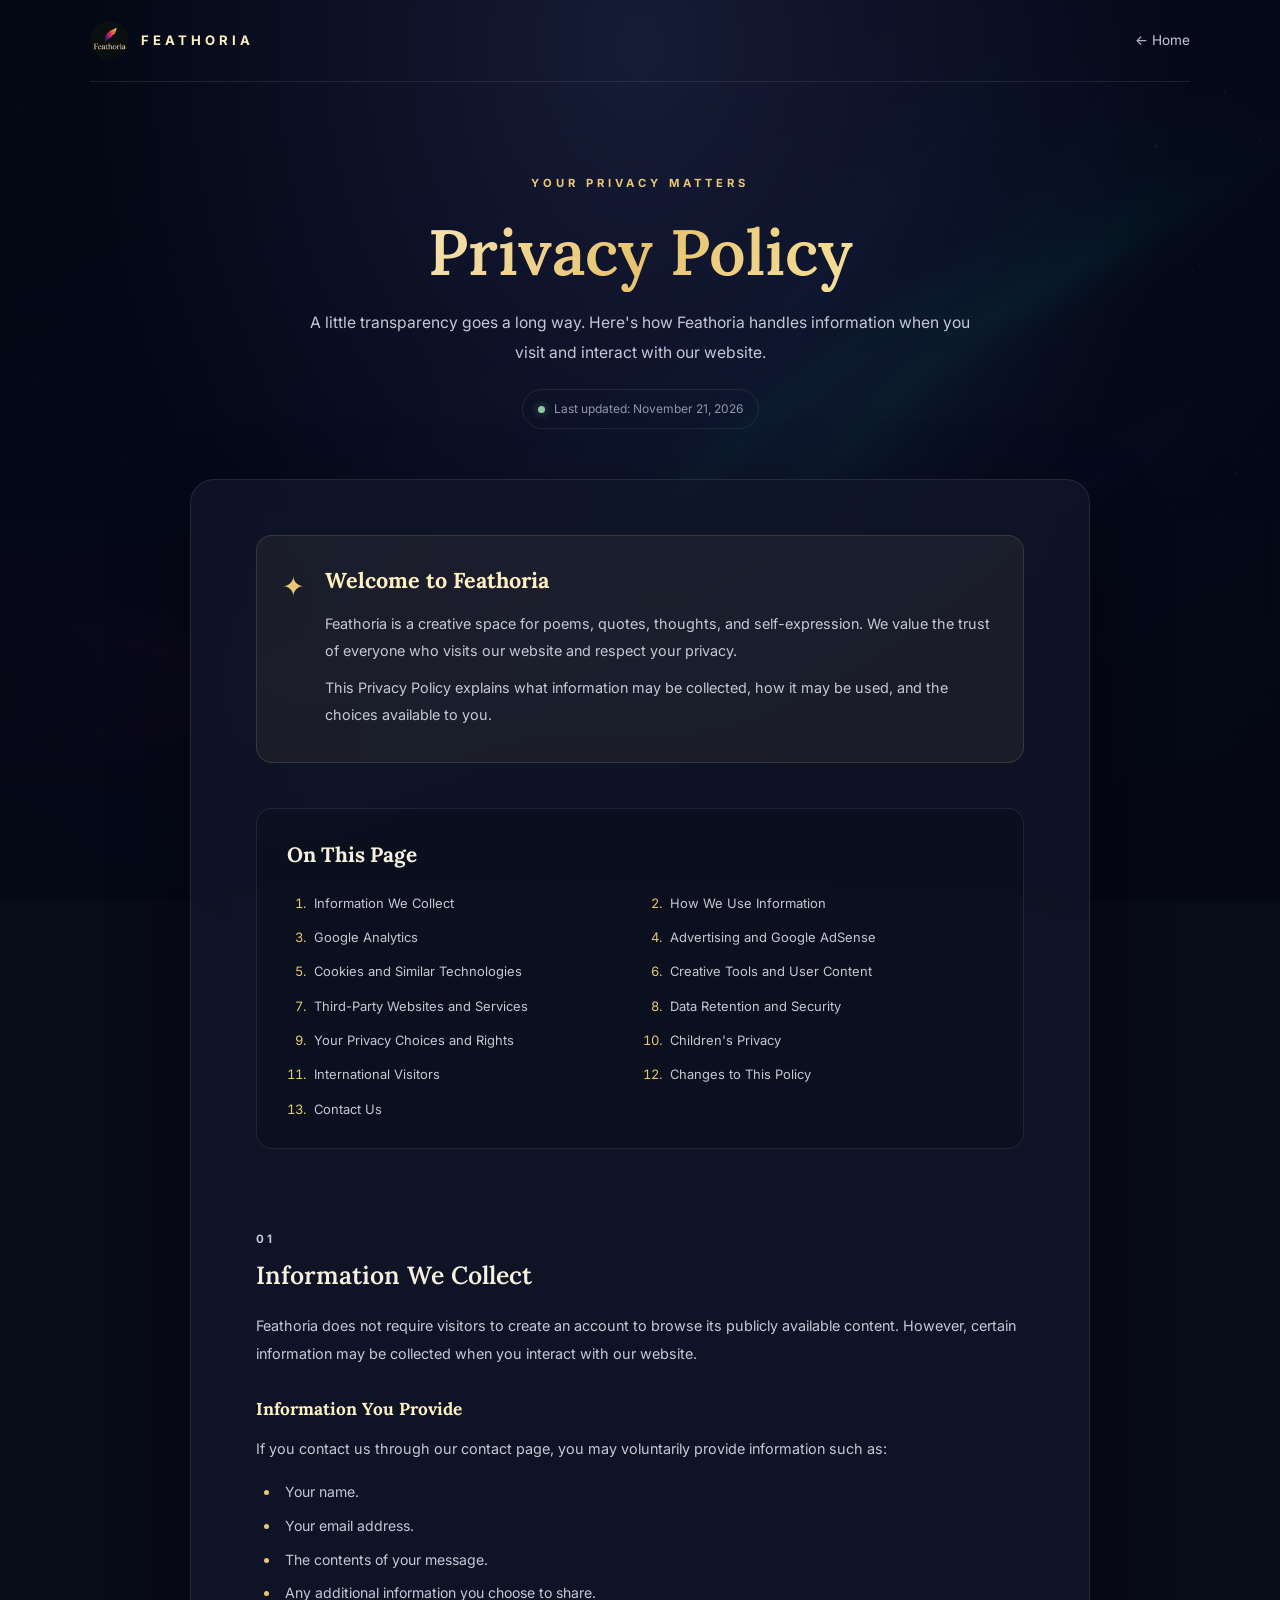
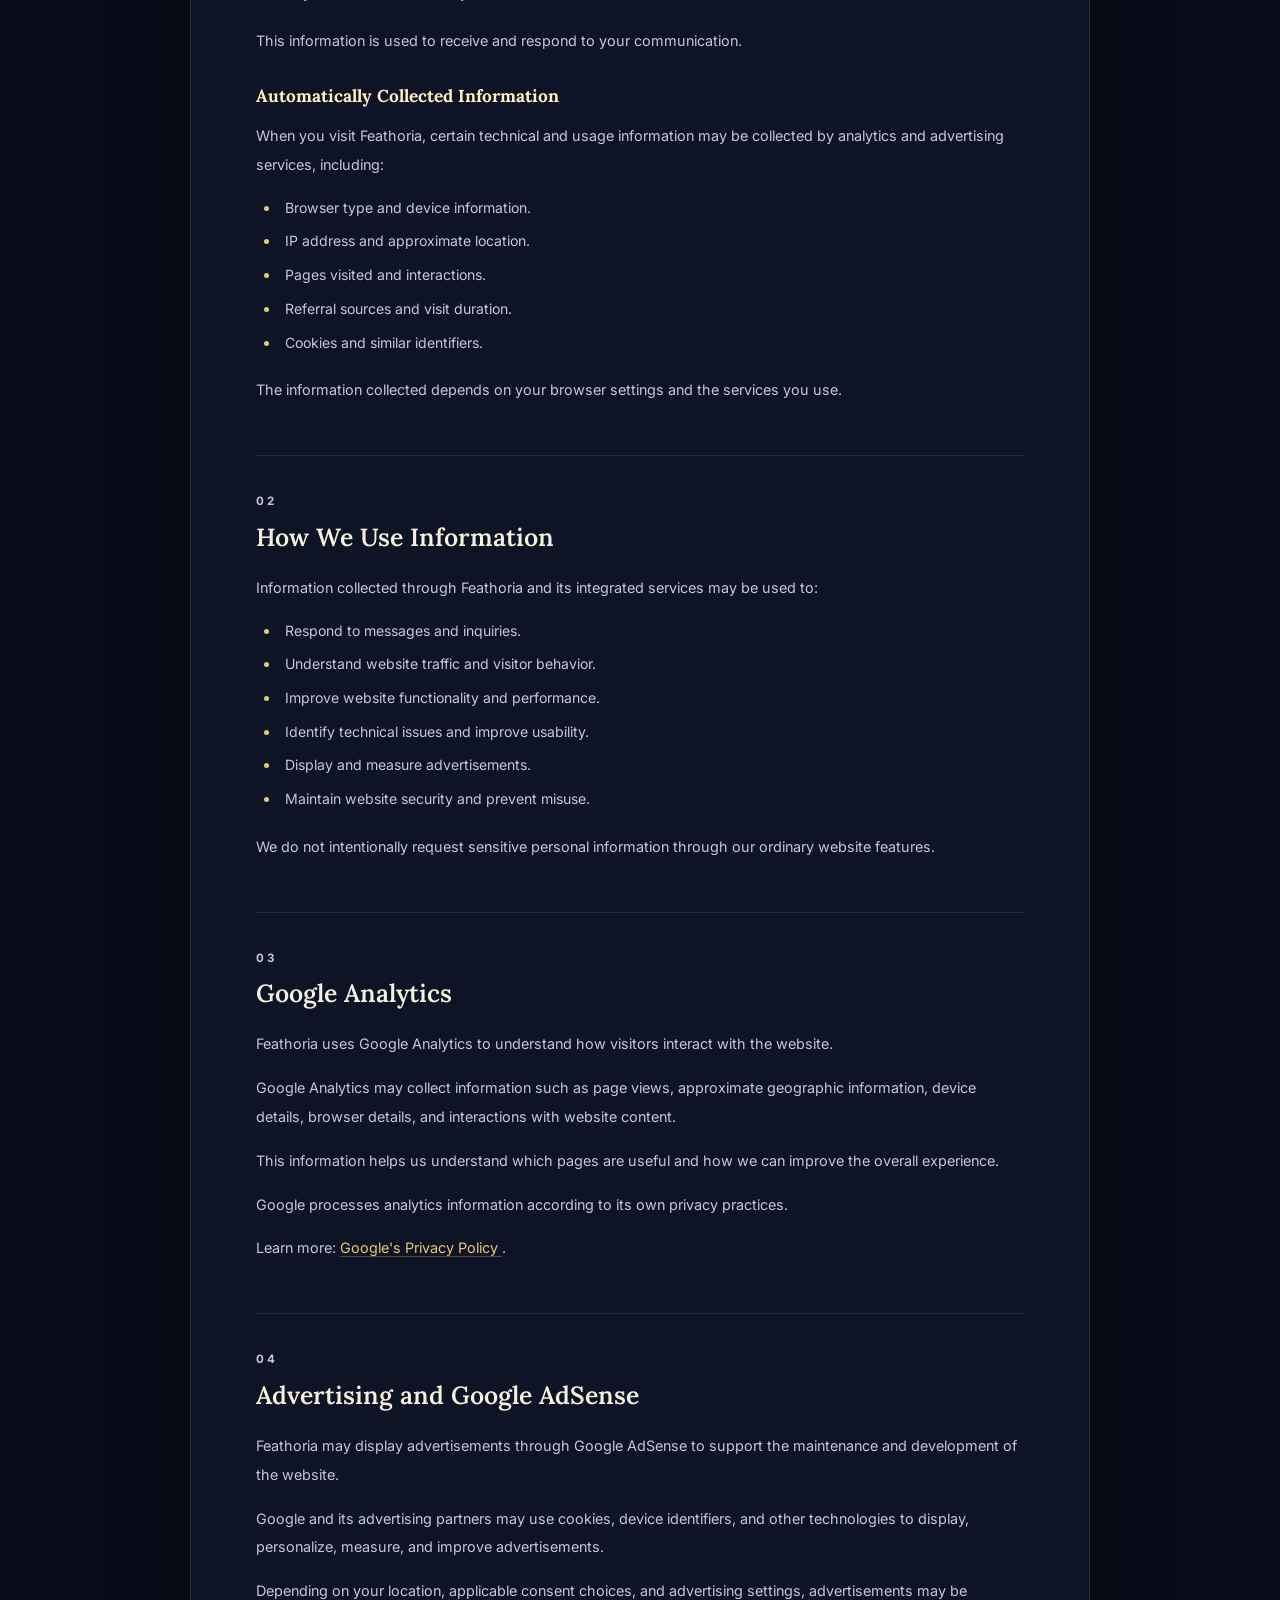
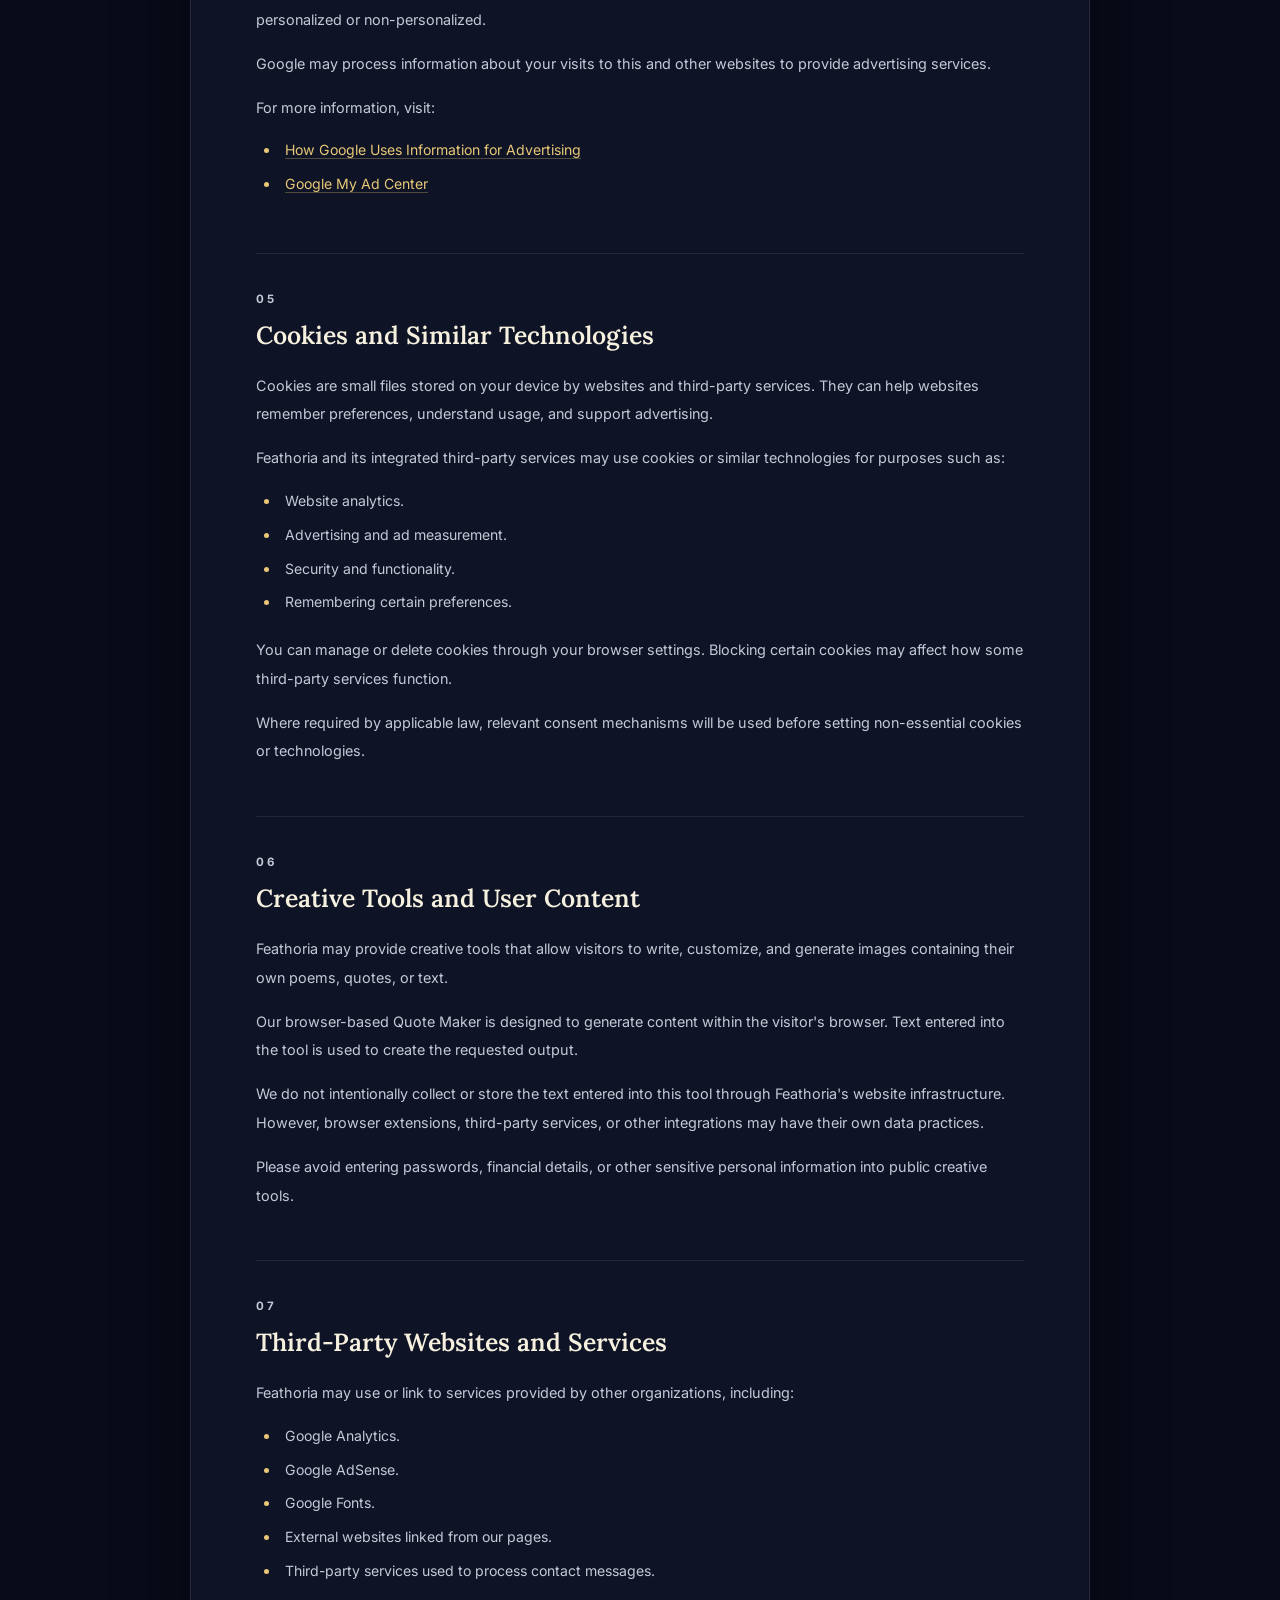
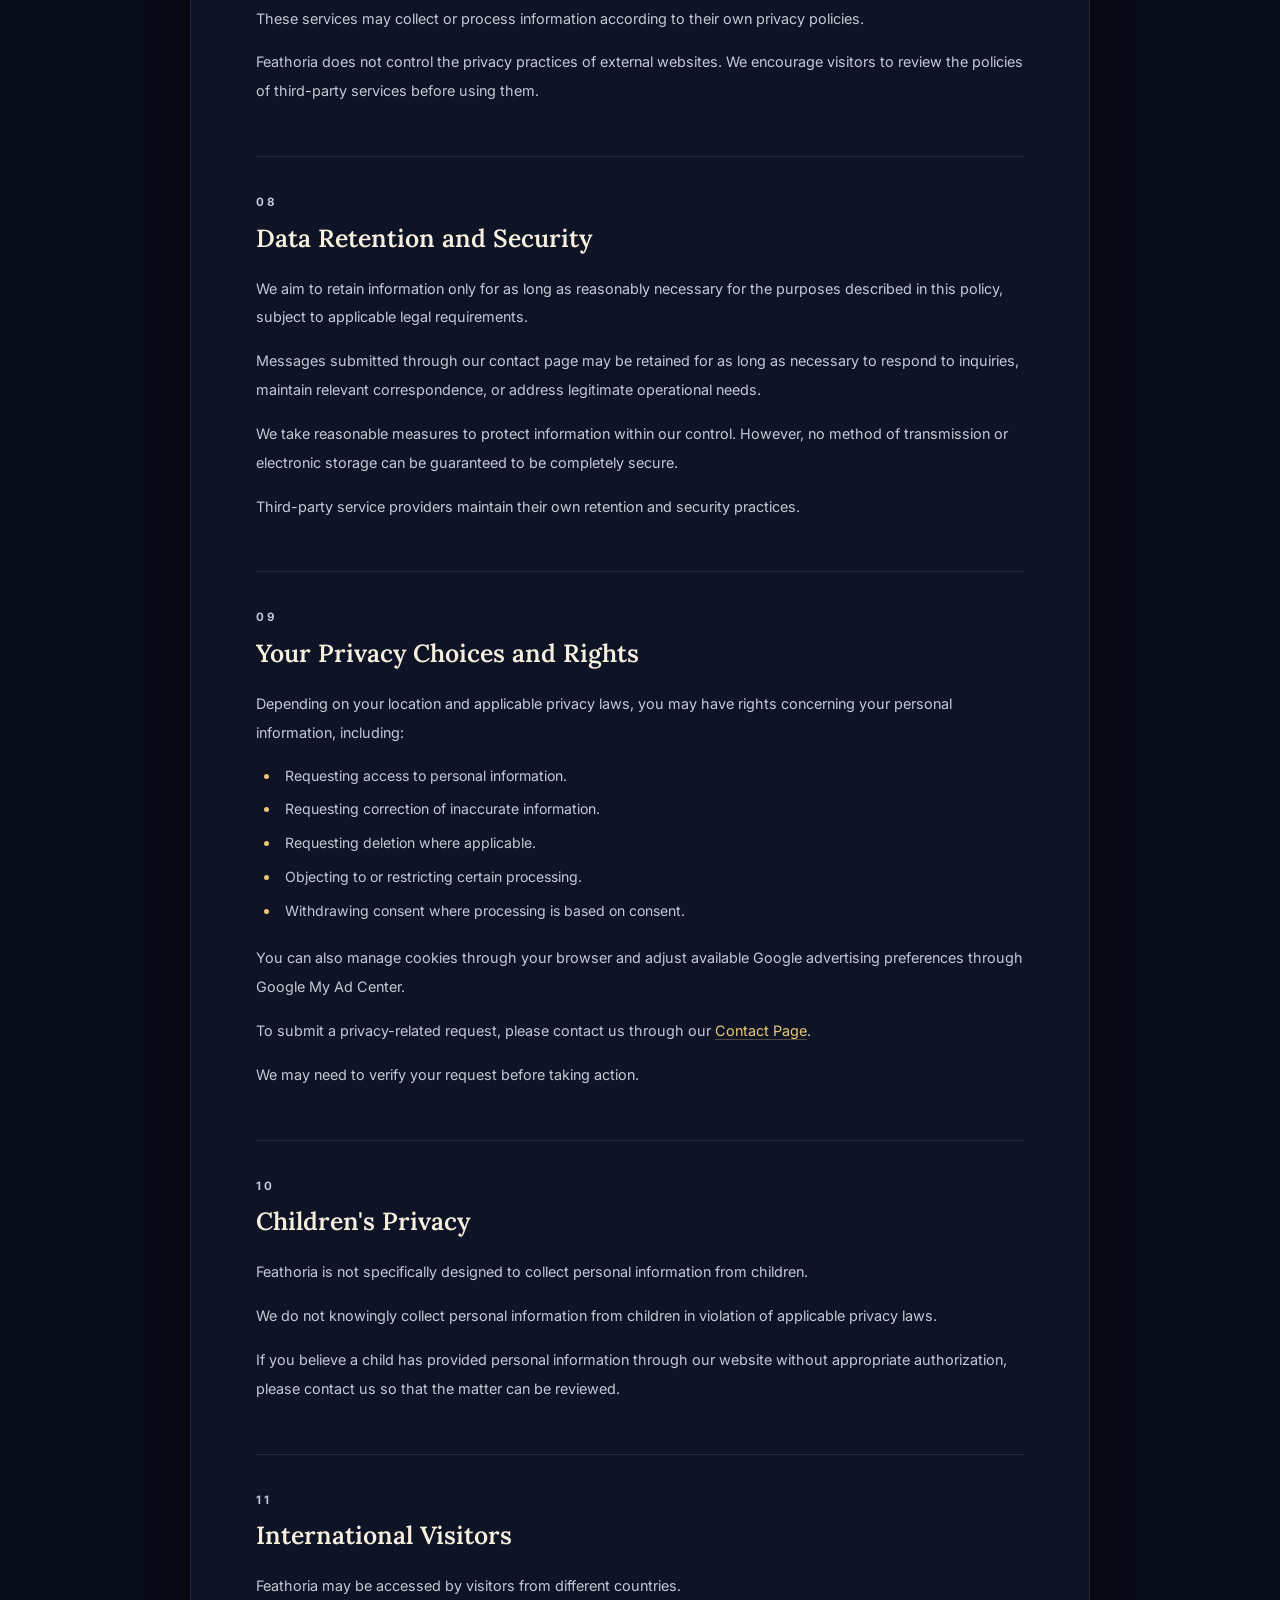
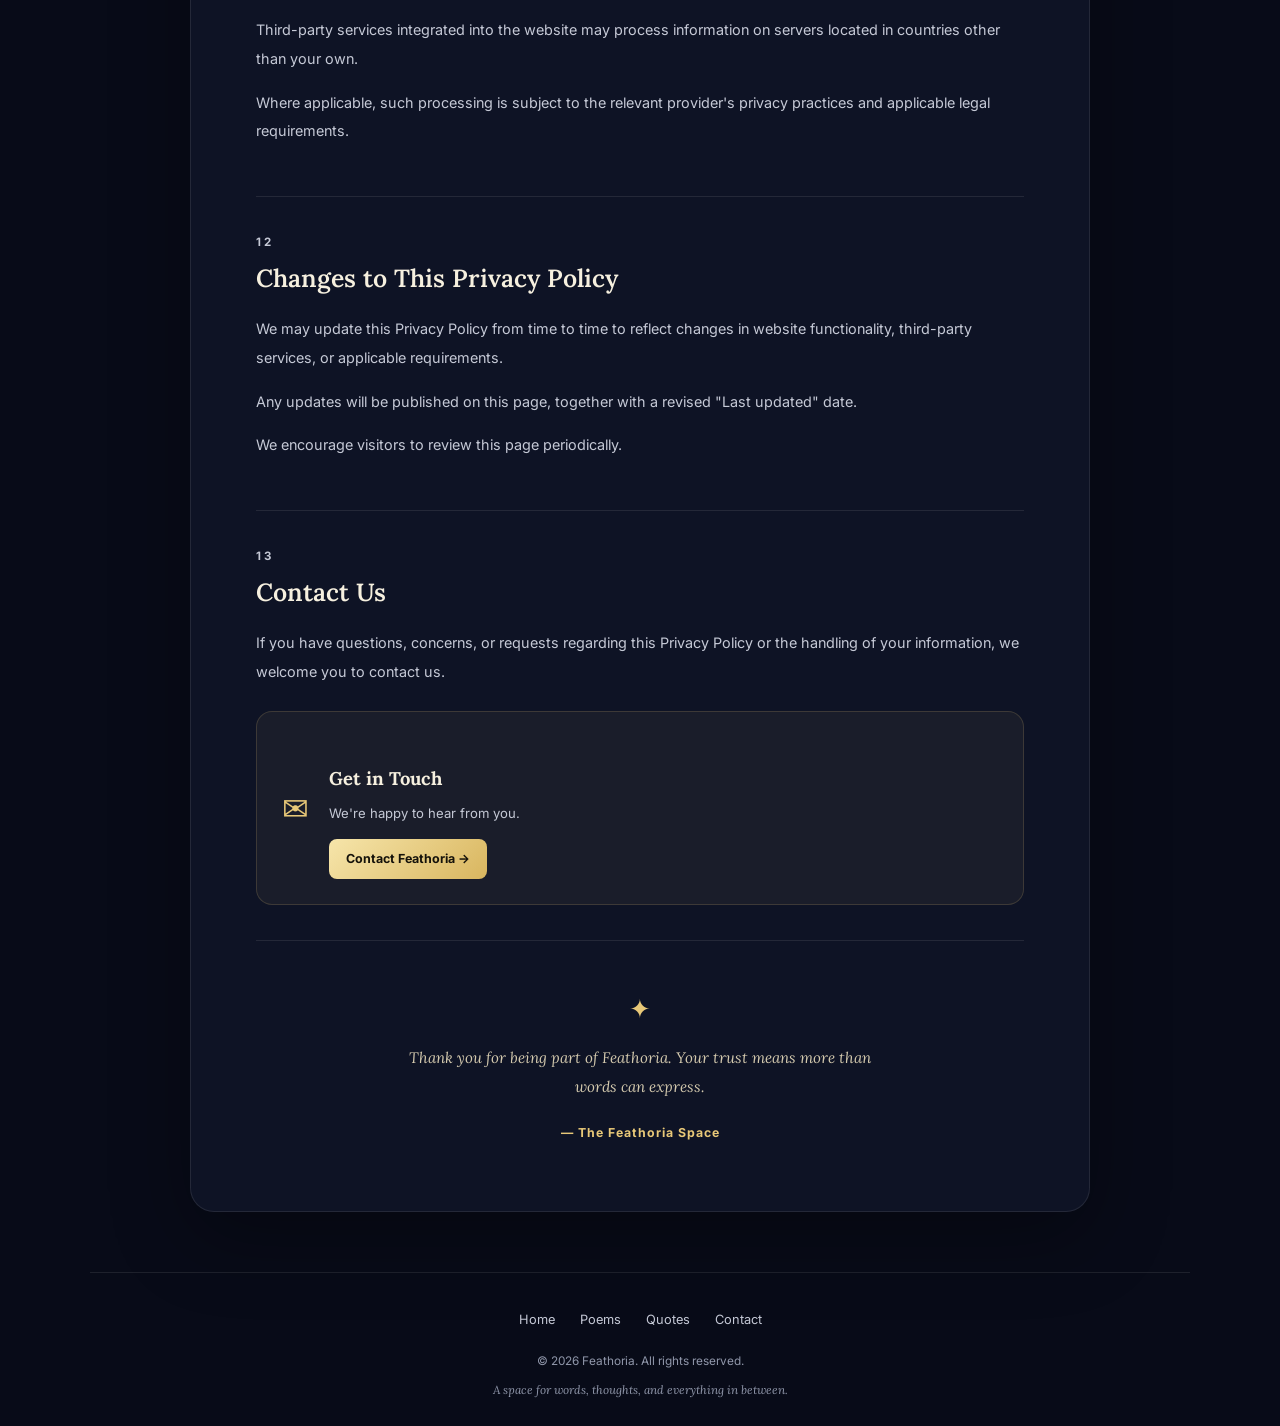
<file: privacy.html>
<!DOCTYPE html>
<html lang="en">

<head>
    <meta charset="UTF-8">
    <meta name="viewport" content="width=device-width, initial-scale=1.0">

    <title>Privacy Policy | Feathoria</title>

    <meta name="description"
          content="Read Feathoria's Privacy Policy to understand how we handle information, cookies, Google Analytics, advertising, and your privacy.">

    <meta name="theme-color" content="#080b18">

    <link rel="icon" href="logo.jpg" type="image/jpeg">

    <!-- Fonts -->
    <link rel="preconnect" href="https://fonts.googleapis.com">
    <link rel="preconnect" href="https://fonts.gstatic.com" crossorigin>

    <link href="https://fonts.googleapis.com/css2?family=Lora:wght@400;500;600;700&family=Inter:wght@400;500;600;700&display=swap"
          rel="stylesheet">

    <!-- Google Analytics -->
    <script async src="https://www.googletagmanager.com/gtag/js?id=G-339FX3FFSG"></script>

    <script>
        window.dataLayer = window.dataLayer || [];

        function gtag() {
            dataLayer.push(arguments);
        }

        gtag('js', new Date());
        gtag('config', 'G-339FX3FFSG');
    </script>

    <!-- Stylesheet -->
    <link rel="stylesheet" href="privacy.css">

</head>

<body>

    <!-- Background -->
    <div class="background-overlay"></div>

    <!-- Navigation -->
    <header class="site-header">

        <a href="index.html" class="brand">
            <img src="logo.jpg" alt="Feathoria logo">
            <span>FEATHORIA</span>
        </a>

        <a href="index.html" class="home-link">
            <span aria-hidden="true">←</span> Home
        </a>

    </header>


    <!-- Main -->
    <main class="privacy-wrapper">

        <!-- Page Heading -->
        <section class="page-heading">

            <span class="eyebrow">YOUR PRIVACY MATTERS</span>

            <h1>Privacy Policy</h1>

            <p>
                A little transparency goes a long way.
                Here's how Feathoria handles information
                when you visit and interact with our website.
            </p>

            <div class="updated">
                <span class="status-dot"></span>
                Last updated: November 21, 2026
            </div>

        </section>


        <!-- Policy Card -->
        <article class="privacy-card">

            <div class="welcome-box">
                <span class="welcome-icon" aria-hidden="true">✦</span>

                <div>
                    <h2>Welcome to Feathoria</h2>

                    <p>
                        Feathoria is a creative space for poems,
                        quotes, thoughts, and self-expression.
                        We value the trust of everyone who visits
                        our website and respect your privacy.
                    </p>

                    <p>
                        This Privacy Policy explains what
                        information may be collected, how it
                        may be used, and the choices available
                        to you.
                    </p>
                </div>
            </div>


            <!-- Table of Contents -->
            <nav class="toc" aria-label="Table of contents">

                <h2>On This Page</h2>

                <ol>
                    <li><a href="#information">Information We Collect</a></li>
                    <li><a href="#usage">How We Use Information</a></li>
                    <li><a href="#analytics">Google Analytics</a></li>
                    <li><a href="#advertising">Advertising and Google AdSense</a></li>
                    <li><a href="#cookies">Cookies and Similar Technologies</a></li>
                    <li><a href="#creative-tools">Creative Tools and User Content</a></li>
                    <li><a href="#third-party">Third-Party Websites and Services</a></li>
                    <li><a href="#retention">Data Retention and Security</a></li>
                    <li><a href="#rights">Your Privacy Choices and Rights</a></li>
                    <li><a href="#children">Children's Privacy</a></li>
                    <li><a href="#international">International Visitors</a></li>
                    <li><a href="#changes">Changes to This Policy</a></li>
                    <li><a href="#contact">Contact Us</a></li>
                </ol>

            </nav>


            <!-- 1 -->
            <section class="policy-section" id="information">

                <span class="section-number">01</span>

                <h2>Information We Collect</h2>

                <p>
                    Feathoria does not require visitors to create
                    an account to browse its publicly available
                    content. However, certain information may
                    be collected when you interact with our website.
                </p>

                <h3>Information You Provide</h3>

                <p>
                    If you contact us through our contact page,
                    you may voluntarily provide information such as:
                </p>

                <ul>
                    <li>Your name.</li>
                    <li>Your email address.</li>
                    <li>The contents of your message.</li>
                    <li>Any additional information you choose to share.</li>
                </ul>

                <p>
                    This information is used to receive and respond
                    to your communication.
                </p>

                <h3>Automatically Collected Information</h3>

                <p>
                    When you visit Feathoria, certain technical
                    and usage information may be collected by
                    analytics and advertising services, including:
                </p>

                <ul>
                    <li>Browser type and device information.</li>
                    <li>IP address and approximate location.</li>
                    <li>Pages visited and interactions.</li>
                    <li>Referral sources and visit duration.</li>
                    <li>Cookies and similar identifiers.</li>
                </ul>

                <p>
                    The information collected depends on your
                    browser settings and the services you use.
                </p>

            </section>


            <!-- 2 -->
            <section class="policy-section" id="usage">

                <span class="section-number">02</span>

                <h2>How We Use Information</h2>

                <p>
                    Information collected through Feathoria
                    and its integrated services may be used to:
                </p>

                <ul>
                    <li>Respond to messages and inquiries.</li>
                    <li>Understand website traffic and visitor behavior.</li>
                    <li>Improve website functionality and performance.</li>
                    <li>Identify technical issues and improve usability.</li>
                    <li>Display and measure advertisements.</li>
                    <li>Maintain website security and prevent misuse.</li>
                </ul>

                <p>
                    We do not intentionally request sensitive
                    personal information through our ordinary
                    website features.
                </p>

            </section>


            <!-- 3 -->
            <section class="policy-section" id="analytics">

                <span class="section-number">03</span>

                <h2>Google Analytics</h2>

                <p>
                    Feathoria uses Google Analytics to understand
                    how visitors interact with the website.
                </p>

                <p>
                    Google Analytics may collect information
                    such as page views, approximate geographic
                    information, device details, browser details,
                    and interactions with website content.
                </p>

                <p>
                    This information helps us understand which
                    pages are useful and how we can improve
                    the overall experience.
                </p>

                <p>
                    Google processes analytics information
                    according to its own privacy practices.
                </p>

                <p>
                    Learn more:
                    <a href="https://policies.google.com/privacy"
                       target="_blank"
                       rel="noopener noreferrer">
                        Google's Privacy Policy
                    </a>.
                </p>

            </section>


            <!-- 4 -->
            <section class="policy-section" id="advertising">

                <span class="section-number">04</span>

                <h2>Advertising and Google AdSense</h2>

                <p>
                    Feathoria may display advertisements through
                    Google AdSense to support the maintenance
                    and development of the website.
                </p>

                <p>
                    Google and its advertising partners may use
                    cookies, device identifiers, and other
                    technologies to display, personalize,
                    measure, and improve advertisements.
                </p>

                <p>
                    Depending on your location, applicable
                    consent choices, and advertising settings,
                    advertisements may be personalized or
                    non-personalized.
                </p>

                <p>
                    Google may process information about your
                    visits to this and other websites to provide
                    advertising services.
                </p>

                <p>For more information, visit:</p>

                <ul>
                    <li>
                        <a href="https://policies.google.com/technologies/ads"
                           target="_blank"
                           rel="noopener noreferrer">
                            How Google Uses Information for Advertising
                        </a>
                    </li>

                    <li>
                        <a href="https://myadcenter.google.com/"
                           target="_blank"
                           rel="noopener noreferrer">
                            Google My Ad Center
                        </a>
                    </li>
                </ul>

            </section>


            <!-- 5 -->
            <section class="policy-section" id="cookies">

                <span class="section-number">05</span>

                <h2>Cookies and Similar Technologies</h2>

                <p>
                    Cookies are small files stored on your
                    device by websites and third-party services.
                    They can help websites remember preferences,
                    understand usage, and support advertising.
                </p>

                <p>
                    Feathoria and its integrated third-party
                    services may use cookies or similar
                    technologies for purposes such as:
                </p>

                <ul>
                    <li>Website analytics.</li>
                    <li>Advertising and ad measurement.</li>
                    <li>Security and functionality.</li>
                    <li>Remembering certain preferences.</li>
                </ul>

                <p>
                    You can manage or delete cookies through
                    your browser settings. Blocking certain
                    cookies may affect how some third-party
                    services function.
                </p>

                <p>
                    Where required by applicable law, relevant
                    consent mechanisms will be used before
                    setting non-essential cookies or technologies.
                </p>

            </section>


            <!-- 6 -->
            <section class="policy-section" id="creative-tools">

                <span class="section-number">06</span>

                <h2>Creative Tools and User Content</h2>

                <p>
                    Feathoria may provide creative tools that
                    allow visitors to write, customize, and
                    generate images containing their own
                    poems, quotes, or text.
                </p>

                <p>
                    Our browser-based Quote Maker is designed
                    to generate content within the visitor's
                    browser. Text entered into the tool is used
                    to create the requested output.
                </p>

                <p>
                    We do not intentionally collect or store
                    the text entered into this tool through
                    Feathoria's website infrastructure.
                    However, browser extensions, third-party
                    services, or other integrations may have
                    their own data practices.
                </p>

                <p>
                    Please avoid entering passwords, financial
                    details, or other sensitive personal
                    information into public creative tools.
                </p>

            </section>


            <!-- 7 -->
            <section class="policy-section" id="third-party">

                <span class="section-number">07</span>

                <h2>Third-Party Websites and Services</h2>

                <p>
                    Feathoria may use or link to services
                    provided by other organizations, including:
                </p>

                <ul>
                    <li>Google Analytics.</li>
                    <li>Google AdSense.</li>
                    <li>Google Fonts.</li>
                    <li>External websites linked from our pages.</li>
                    <li>Third-party services used to process contact messages.</li>
                </ul>

                <p>
                    These services may collect or process
                    information according to their own
                    privacy policies.
                </p>

                <p>
                    Feathoria does not control the privacy
                    practices of external websites. We encourage
                    visitors to review the policies of third-party
                    services before using them.
                </p>

            </section>


            <!-- 8 -->
            <section class="policy-section" id="retention">

                <span class="section-number">08</span>

                <h2>Data Retention and Security</h2>

                <p>
                    We aim to retain information only for
                    as long as reasonably necessary for the
                    purposes described in this policy,
                    subject to applicable legal requirements.
                </p>

                <p>
                    Messages submitted through our contact
                    page may be retained for as long as
                    necessary to respond to inquiries,
                    maintain relevant correspondence,
                    or address legitimate operational needs.
                </p>

                <p>
                    We take reasonable measures to protect
                    information within our control. However,
                    no method of transmission or electronic
                    storage can be guaranteed to be completely
                    secure.
                </p>

                <p>
                    Third-party service providers maintain
                    their own retention and security practices.
                </p>

            </section>


            <!-- 9 -->
            <section class="policy-section" id="rights">

                <span class="section-number">09</span>

                <h2>Your Privacy Choices and Rights</h2>

                <p>
                    Depending on your location and applicable
                    privacy laws, you may have rights concerning
                    your personal information, including:
                </p>

                <ul>
                    <li>Requesting access to personal information.</li>
                    <li>Requesting correction of inaccurate information.</li>
                    <li>Requesting deletion where applicable.</li>
                    <li>Objecting to or restricting certain processing.</li>
                    <li>Withdrawing consent where processing is based on consent.</li>
                </ul>

                <p>
                    You can also manage cookies through your
                    browser and adjust available Google
                    advertising preferences through Google
                    My Ad Center.
                </p>

                <p>
                    To submit a privacy-related request,
                    please contact us through our
                    <a href="contact.html">Contact Page</a>.
                </p>

                <p>
                    We may need to verify your request before
                    taking action.
                </p>

            </section>


            <!-- 10 -->
            <section class="policy-section" id="children">

                <span class="section-number">10</span>

                <h2>Children's Privacy</h2>

                <p>
                    Feathoria is not specifically designed
                    to collect personal information from
                    children.
                </p>

                <p>
                    We do not knowingly collect personal
                    information from children in violation
                    of applicable privacy laws.
                </p>

                <p>
                    If you believe a child has provided
                    personal information through our website
                    without appropriate authorization,
                    please contact us so that the matter
                    can be reviewed.
                </p>

            </section>


            <!-- 11 -->
            <section class="policy-section" id="international">

                <span class="section-number">11</span>

                <h2>International Visitors</h2>

                <p>
                    Feathoria may be accessed by visitors
                    from different countries.
                </p>

                <p>
                    Third-party services integrated into
                    the website may process information
                    on servers located in countries other
                    than your own.
                </p>

                <p>
                    Where applicable, such processing
                    is subject to the relevant provider's
                    privacy practices and applicable
                    legal requirements.
                </p>

            </section>


            <!-- 12 -->
            <section class="policy-section" id="changes">

                <span class="section-number">12</span>

                <h2>Changes to This Privacy Policy</h2>

                <p>
                    We may update this Privacy Policy from
                    time to time to reflect changes in
                    website functionality, third-party
                    services, or applicable requirements.
                </p>

                <p>
                    Any updates will be published on this
                    page, together with a revised
                    "Last updated" date.
                </p>

                <p>
                    We encourage visitors to review this
                    page periodically.
                </p>

            </section>


            <!-- 13 -->
            <section class="policy-section" id="contact">

                <span class="section-number">13</span>

                <h2>Contact Us</h2>

                <p>
                    If you have questions, concerns, or
                    requests regarding this Privacy Policy
                    or the handling of your information,
                    we welcome you to contact us.
                </p>

                <div class="contact-box">

                    <span class="contact-symbol" aria-hidden="true">✉</span>

                    <div>
                        <h3>Get in Touch</h3>

                        <p>
                            We're happy to hear from you.
                        </p>

                        <a href="contact.html" class="contact-button">
                            Contact Feathoria →
                        </a>
                    </div>

                </div>

            </section>


            <!-- Closing -->
            <div class="closing-message">

                <span aria-hidden="true">✦</span>

                <p>
                    Thank you for being part of Feathoria.
                    Your trust means more than words can express.
                </p>

                <strong>— The Feathoria Space</strong>

            </div>

        </article>

    </main>


    <!-- Footer -->
    <footer class="site-footer">

        <nav aria-label="Footer navigation">
            <a href="index.html">Home</a>
            <a href="ipoems.html">Poems</a>
            <a href="iquotes.html">Quotes</a>
            <a href="contact.html">Contact</a>
        </nav>

        <p>
            © 2026 Feathoria. All rights reserved.
        </p>

        <p class="footer-note">
            A space for words, thoughts, and everything in between.
        </p>

    </footer>


    <!-- Smooth section navigation -->
    <script>
        document.querySelectorAll('.toc a').forEach(link => {
            link.addEventListener('click', function () {
                const target = document.querySelector(
                    this.getAttribute('href')
                );

                if (target) {
                    target.setAttribute('tabindex', '-1');
                    target.focus({ preventScroll: true });
                }
            });
        });
    </script>

</body>
</html>
</file>
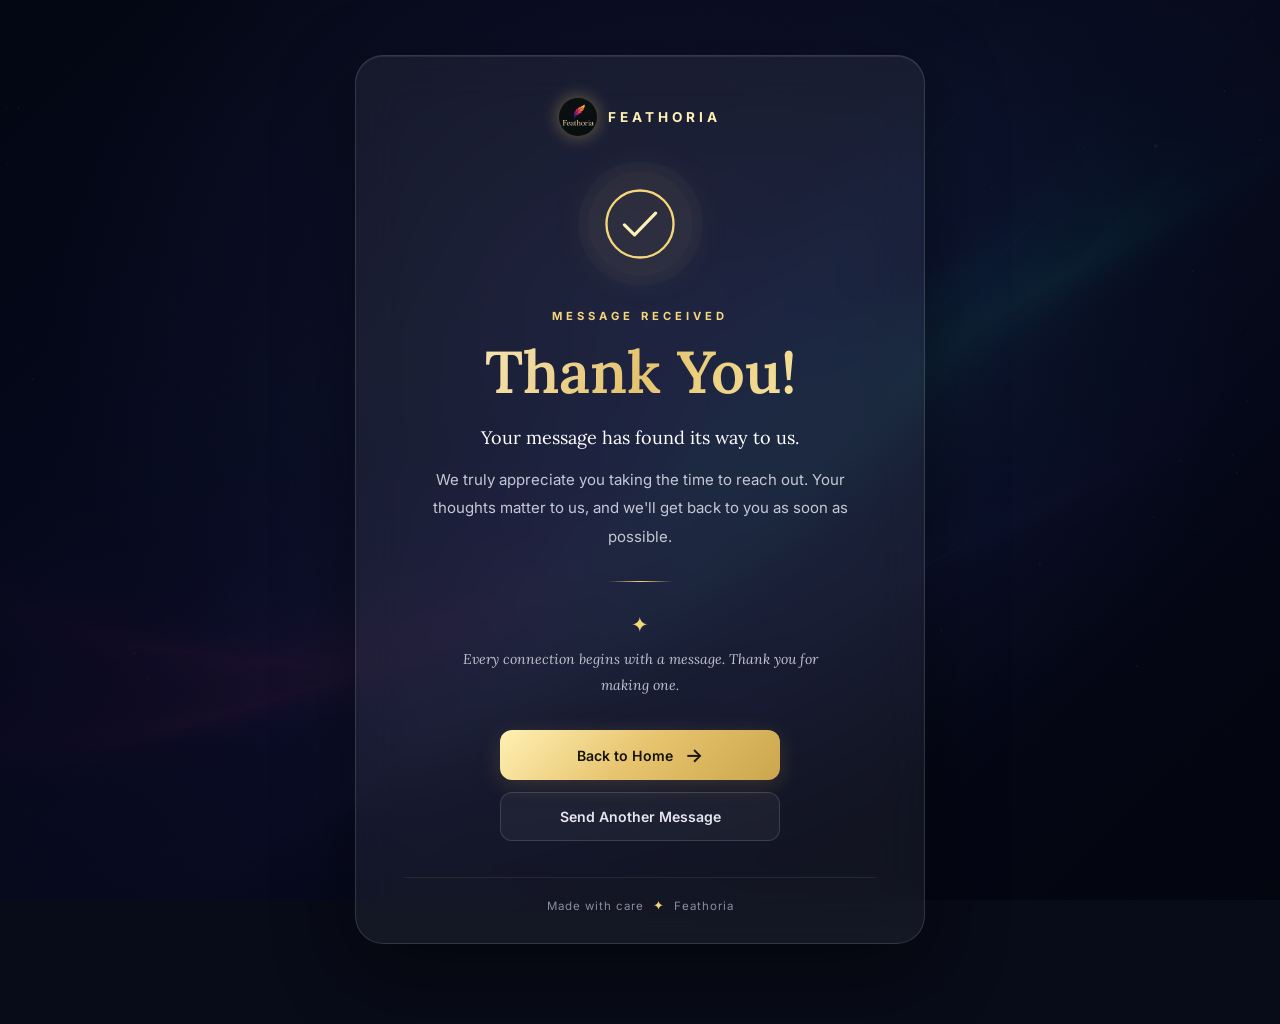
<file: thankyou.html>
<!DOCTYPE html>
<html lang="en">

<head>
    <meta charset="UTF-8">
    <meta name="viewport" content="width=device-width, initial-scale=1.0">

    <title>Thank You | Feathoria</title>

    <meta name="description"
          content="Thank you for contacting Feathoria. Your message has been received. We appreciate you reaching out.">

    <meta name="theme-color" content="#080b18">

    <link rel="icon" href="logo.jpg" type="image/jpeg">

    <!-- Fonts -->
    <link rel="preconnect" href="https://fonts.googleapis.com">
    <link rel="preconnect" href="https://fonts.gstatic.com" crossorigin>

    <link href="https://fonts.googleapis.com/css2?family=Lora:wght@400;500;600;700&family=Inter:wght@400;500;600;700&display=swap"
          rel="stylesheet">

    <!-- Google Analytics -->
    <script async src="https://www.googletagmanager.com/gtag/js?id=G-339FX3FFSG"></script>

    <script>
        window.dataLayer = window.dataLayer || [];

        function gtag() {
            dataLayer.push(arguments);
        }

        gtag('js', new Date());
        gtag('config', 'G-339FX3FFSG');
    </script>

    <!-- Google AdSense -->
    <script async
        src="https://pagead2.googlesyndication.com/pagead/js/adsbygoogle.js?client=ca-pub-3455727846422624"
        crossorigin="anonymous">
    </script>

    <!-- Stylesheet -->
    <link rel="stylesheet" href="thankyou.css">
</head>

<body>

    <!-- Background -->
    <div class="background-overlay"></div>

    <!-- Decorative particles -->
    <div class="particles" aria-hidden="true">
        <span></span>
        <span></span>
        <span></span>
        <span></span>
        <span></span>
        <span></span>
        <span></span>
        <span></span>
        <span></span>
        <span></span>
    </div>

    <!-- Main content -->
    <main class="thankyou-container">

        <section class="thankyou-card" aria-labelledby="thankyou-title">

            <!-- Brand -->
            <a href="index.html" class="brand" aria-label="Feathoria home">
                <img src="logo.jpg" alt="Feathoria logo">
                <span>FEATHORIA</span>
            </a>

            <!-- Success animation -->
            <div class="success-animation" aria-hidden="true">
                <svg viewBox="0 0 100 100" class="success-icon">
                    <circle class="success-circle"
                            cx="50" cy="50" r="43"/>

                    <path class="success-check"
                          d="M30 51 L43 64 L70 36"/>
                </svg>
            </div>

            <!-- Message -->
            <div class="message-content">

                <span class="eyebrow">
                    MESSAGE RECEIVED
                </span>

                <h1 id="thankyou-title">
                    Thank You!
                </h1>

                <p class="main-message">
                    Your message has found its way to us.
                </p>

                <p class="description">
                    We truly appreciate you taking the time
                    to reach out. Your thoughts matter to us,
                    and we'll get back to you as soon as possible.
                </p>

            </div>

            <!-- Divider -->
            <div class="card-divider"></div>

            <!-- Additional message -->
            <div class="appreciation">
                <span class="appreciation-symbol" aria-hidden="true">✦</span>

                <p>
                    Every connection begins with a message.
                    Thank you for making one.
                </p>
            </div>

            <!-- Navigation -->
            <div class="button-group">

                <a href="index.html" class="btn primary-btn">
                    <span>Back to Home</span>
                    <span class="arrow" aria-hidden="true">→</span>
                </a>

                <a href="contact.html" class="btn secondary-btn">
                    Send Another Message
                </a>

            </div>

            <!-- Footer -->
            <footer class="card-footer">
                <span>Made with care</span>
                <span class="footer-star" aria-hidden="true">✦</span>
                <span>Feathoria</span>
            </footer>

        </section>

    </main>

    <!-- Advertisement -->
    <aside class="ad-container" aria-label="Advertisement">

        <ins class="adsbygoogle"
             style="display:block"
             data-ad-client="ca-pub-3455727846422624"
             data-ad-slot="4211400293"
             data-ad-format="auto"
             data-full-width-responsive="true">
        </ins>

    </aside>

    <script>
        // Initialize advertisement safely.
        window.addEventListener("load", function () {
            try {
                (window.adsbygoogle = window.adsbygoogle || []).push({});
            } catch (error) {
                console.warn("AdSense initialization:", error);
            }
        });

        // Entrance animation.
        document.addEventListener("DOMContentLoaded", function () {
            document.body.classList.add("page-loaded");
        });
    </script>

</body>
</html>
</file>
<file: contact.css>
/* ==========================================================
   FEATHORIA — CONTACT PAGE
   Cosmic • Minimal • Responsive • Glass design
   ========================================================== */

/* ---------- RESET ---------- */

* {
  margin: 0;
  padding: 0;
  box-sizing: border-box;
}

:root {
  --bg: #101323;
  --text: #f3f2fa;
  --muted: #b9bbce;

  --gold: #f3d58a;
  --gold-light: #ffe9b5;

  --border: rgba(255, 255, 255, 0.12);
  --glass: rgba(255, 255, 255, 0.045);

  --success: #8ee3bd;
  --error: #ff9caa;
}

/* ---------- BODY ---------- */

html {
  scroll-behavior: smooth;
}

body {
  min-height: 100vh;
  overflow-x: hidden;

  font-family: "DM Sans", sans-serif;
  color: var(--text);

  background:
    linear-gradient(
      rgba(10, 12, 25, 0.78),
      rgba(10, 12, 25, 0.91)
    ),
    url("bg.jpg") center / cover fixed;

  background-color: var(--bg);
}

/* ---------- BACKGROUND GLOW ---------- */

.background-glow {
  position: fixed;
  width: 420px;
  height: 420px;
  border-radius: 50%;

  filter: blur(100px);
  opacity: 0.18;

  pointer-events: none;
  z-index: -1;
}

.glow-one {
  background: #7565c9;
  top: -180px;
  left: -120px;
}

.glow-two {
  background: #d7a65b;
  bottom: -200px;
  right: -150px;
}

/* ---------- NAVBAR ---------- */

.navbar {
  width: 100%;
  min-height: 78px;

  display: flex;
  align-items: center;
  justify-content: space-between;

  padding: 14px clamp(18px, 5vw, 65px);

  background: rgba(9, 11, 23, 0.48);
  border-bottom: 1px solid rgba(255, 255, 255, 0.07);

  backdrop-filter: blur(18px);
  -webkit-backdrop-filter: blur(18px);
}

.brand {
  display: flex;
  align-items: center;
  gap: 12px;

  text-decoration: none;
  color: white;
}

.logo {
  width: 43px;
  height: 43px;

  object-fit: cover;
  border-radius: 12px;
}

.brand-name {
  font-family: "Lora", serif;
  font-size: 1.25rem;
  font-weight: 600;
  letter-spacing: 0.5px;
}

.home-link {
  display: inline-flex;
  align-items: center;
  gap: 8px;

  padding: 10px 16px;

  text-decoration: none;
  color: var(--muted);

  border: 1px solid var(--border);
  border-radius: 50px;

  transition: 0.25s ease;
}

.home-link:hover {
  color: white;
  border-color: rgba(243, 213, 138, 0.45);
  background: rgba(255, 255, 255, 0.06);
  transform: translateY(-2px);
}

/* ---------- MAIN ---------- */

.main-content {
  width: 100%;
  max-width: 1050px;

  margin: auto;
  padding: 55px 22px 30px;
}

/* ---------- CONTACT CARD ---------- */

.contact-container {
  width: 100%;
  max-width: 650px;

  margin: 0 auto;

  padding: clamp(28px, 5vw, 55px);

  background:
    linear-gradient(
      145deg,
      rgba(255, 255, 255, 0.075),
      rgba(255, 255, 255, 0.025)
    );

  border: 1px solid rgba(255, 255, 255, 0.13);
  border-radius: 26px;

  box-shadow:
    0 25px 80px rgba(0, 0, 0, 0.35),
    inset 0 1px 0 rgba(255, 255, 255, 0.06);

  backdrop-filter: blur(22px);
  -webkit-backdrop-filter: blur(22px);
}

/* ---------- HEADER ---------- */

.contact-header {
  text-align: center;
  margin-bottom: 38px;
}

.contact-icon {
  width: 62px;
  height: 62px;

  display: flex;
  align-items: center;
  justify-content: center;

  margin: 0 auto 22px;

  border-radius: 20px;

  color: var(--gold-light);
  font-size: 1.65rem;

  background:
    linear-gradient(
      145deg,
      rgba(243, 213, 138, 0.15),
      rgba(243, 213, 138, 0.04)
    );

  border: 1px solid rgba(243, 213, 138, 0.22);

  box-shadow:
    0 0 35px rgba(243, 213, 138, 0.07);
}

.eyebrow {
  color: var(--gold);
  font-size: 0.75rem;
  font-weight: 700;

  letter-spacing: 3px;
  margin-bottom: 12px;
}

.contact-header h1 {
  font-family: "Lora", serif;
  font-size: clamp(2.25rem, 5vw, 3.4rem);
  font-weight: 500;

  line-height: 1.2;
  margin-bottom: 18px;
}

.contact-header h1 span {
  background: linear-gradient(
    135deg,
    #f3d58a,
    #fff0bd,
    #d7ae69
  );

  background-clip: text;
  -webkit-background-clip: text;

  color: transparent;
  -webkit-text-fill-color: transparent;
}

.intro-text {
  max-width: 480px;

  margin: 0 auto;

  color: var(--muted);
  font-size: 0.97rem;
  line-height: 1.8;
}

/* ---------- FORM ---------- */

form {
  display: flex;
  flex-direction: column;
  gap: 23px;
}

.form-group {
  display: flex;
  flex-direction: column;
  gap: 9px;
}

.form-group label {
  font-size: 0.9rem;
  font-weight: 600;
  color: #e6e5ef;
}

input,
textarea {
  width: 100%;
  min-width: 0;

  padding: 15px 16px;

  font-family: "DM Sans", sans-serif;
  font-size: 0.95rem;

  color: #ffffff;

  background: rgba(10, 13, 28, 0.45);

  border: 1px solid rgba(255, 255, 255, 0.12);
  border-radius: 13px;

  outline: none;

  transition:
    border-color 0.25s ease,
    background 0.25s ease,
    box-shadow 0.25s ease;
}

input {
  height: 52px;
}

textarea {
  min-height: 155px;
  resize: vertical;
  line-height: 1.7;
}

input::placeholder,
textarea::placeholder {
  color: #85899f;
}

input:hover,
textarea:hover {
  border-color: rgba(255, 255, 255, 0.22);
}

input:focus,
textarea:focus {
  border-color: rgba(243, 213, 138, 0.65);

  background: rgba(16, 19, 37, 0.75);

  box-shadow:
    0 0 0 3px rgba(243, 213, 138, 0.08),
    0 0 20px rgba(243, 213, 138, 0.04);
}

/* ---------- MESSAGE COUNTER ---------- */

.message-footer {
  display: flex;
  align-items: center;
  justify-content: space-between;
  gap: 10px;

  color: #9699ad;
  font-size: 0.78rem;
}

/* ---------- HONEYPOT ---------- */

.honeypot {
  position: absolute;
  left: -9999px;

  width: 1px;
  height: 1px;

  overflow: hidden;
}

/* ---------- STATUS ---------- */

.form-status {
  display: none;

  padding: 13px 15px;

  border-radius: 12px;

  font-size: 0.88rem;
  line-height: 1.6;
}

.form-status.success {
  display: block;

  color: var(--success);
  background: rgba(75, 190, 140, 0.09);
  border: 1px solid rgba(75, 190, 140, 0.2);
}

.form-status.error {
  display: block;

  color: var(--error);
  background: rgba(255, 100, 130, 0.08);
  border: 1px solid rgba(255, 100, 130, 0.2);
}

/* ---------- SUBMIT BUTTON ---------- */

.submit-btn {
  width: 100%;
  min-height: 56px;

  display: flex;
  align-items: center;
  justify-content: center;
  gap: 12px;

  position: relative;

  padding: 15px 22px;

  border: none;
  border-radius: 14px;

  background: linear-gradient(
    135deg,
    #e5c77f,
    #f5dfaa,
    #d6b36f
  );

  color: #191521;

  font-family: "DM Sans", sans-serif;
  font-size: 0.97rem;
  font-weight: 700;

  cursor: pointer;

  box-shadow:
    0 8px 25px rgba(214, 179, 111, 0.13);

  transition:
    transform 0.25s ease,
    box-shadow 0.25s ease,
    opacity 0.25s ease;
}

.submit-btn:hover:not(:disabled) {
  transform: translateY(-2px);

  box-shadow:
    0 12px 35px rgba(214, 179, 111, 0.23);
}

.submit-btn:active:not(:disabled) {
  transform: translateY(0);
}

.submit-btn:disabled {
  opacity: 0.65;
  cursor: not-allowed;
}

.button-arrow {
  font-size: 1.15rem;
  transition: transform 0.25s ease;
}

.submit-btn:hover .button-arrow {
  transform: translate(3px, -3px);
}

/* ---------- PRIVACY NOTE ---------- */

.privacy-note {
  text-align: center;

  color: #8f92a8;
  font-size: 0.78rem;
  line-height: 1.6;
}

/* ---------- FOOTER ---------- */

.page-footer {
  padding: 35px 10px 15px;

  text-align: center;
  color: #9699ad;

  font-size: 0.8rem;
  line-height: 1.8;
}

.page-footer p:first-child {
  margin-bottom: 6px;
}

/* ---------- ADS ---------- */

.ad-container {
  width: 100%;
  max-width: 900px;

  margin: 15px auto 35px;
  padding: 0 15px;
}

/* ---------- RESPONSIVE ---------- */

@media (max-width: 600px) {

  .navbar {
    min-height: 68px;
    padding: 12px 18px;
  }

  .logo {
    width: 38px;
    height: 38px;
  }

  .brand-name {
    font-size: 1.1rem;
  }

  .home-link {
    padding: 9px 13px;
    font-size: 0.85rem;
  }

  .main-content {
    padding: 30px 14px 20px;
  }

  .contact-container {
    padding: 28px 20px;
    border-radius: 21px;
  }

  .contact-header {
    margin-bottom: 30px;
  }

  .contact-icon {
    width: 54px;
    height: 54px;
    border-radius: 17px;
    margin-bottom: 18px;
  }

  .contact-header h1 {
    font-size: 2.35rem;
  }

  .intro-text {
    font-size: 0.9rem;
  }

  form {
    gap: 20px;
  }

  input {
    height: 49px;
  }

  input,
  textarea {
    padding: 13px 14px;
    font-size: 0.92rem;
  }

  textarea {
    min-height: 140px;
  }

  .submit-btn {
    min-height: 53px;
  }

  .page-footer {
    padding-top: 25px;
  }

  .background-glow {
    width: 260px;
    height: 260px;
    filter: blur(75px);
  }
}

/* ---------- SMALL DEVICES ---------- */

@media (max-width: 360px) {

  .contact-container {
    padding: 24px 16px;
  }

  .contact-header h1 {
    font-size: 2rem;
  }

  .message-footer {
    font-size: 0.7rem;
  }
}

/* ---------- ACCESSIBILITY ---------- */

:focus-visible {
  outline: 2px solid var(--gold-light);
  outline-offset: 4px;
}

@media (prefers-reduced-motion: reduce) {

  *,
  *::before,
  *::after {
    scroll-behavior: auto !important;
    transition: none !important;
    animation: none !important;
  }
}
</file>
<file: game.css>
/* =========================================================
   FEATHORIA — FLAPPY FEATHER
   Responsive game interface + Spirits, Constellations & Biomes
   ========================================================= */

:root {
  --ink: #f8f5ff;
  --muted: rgba(248, 245, 255, 0.72);

  --gold: #f3d58a;
  --gold-light: #ffe8ae;

  --cyan: #8cefff;
  --cyan-bright: #35eaff;
  --emerald: #7ef5c4;
  --violet: #d1a6ff;
  --rose: #ffadd6;

  --glass: rgba(19, 16, 42, 0.78);
  --glass-border: rgba(255, 255, 255, 0.16);

  --shadow: 0 25px 80px rgba(0, 0, 0, 0.45);

  --radius-xl: 28px;
  --radius-lg: 18px;
  --radius-md: 14px;
}

/* =========================
   RESET
========================= */

* {
  box-sizing: border-box;
  margin: 0;
  padding: 0;
}

html,
body {
  width: 100%;
  height: 100%;
  overflow: hidden;
  overscroll-behavior: none;
}

body {
  position: relative;
  background: #100c2a;
  color: var(--ink);
  font-family: "DM Sans", system-ui, sans-serif;
  -webkit-font-smoothing: antialiased;
  -moz-osx-font-smoothing: grayscale;
  user-select: none;
  -webkit-user-select: none;
  touch-action: manipulation;
}

/* =========================
   CANVAS
========================= */

#gameCanvas,
#particlesCanvas {
  position: fixed;
  inset: 0;
  display: block;
  width: 100%;
  height: 100%;
}

#gameCanvas {
  z-index: 1;
  cursor: pointer;
  touch-action: none;
}

#particlesCanvas {
  z-index: 2;
  pointer-events: none;
}

/* =========================
   NAVIGATION
========================= */

.topbar {
  position: fixed;
  top: max(14px, env(safe-area-inset-top));
  left: 0;
  right: 0;
  z-index: 20;
  display: flex;
  justify-content: space-between;
  align-items: center;
  gap: 8px;
  padding: 0 16px;
  pointer-events: none;
}

.topbar-actions {
  display: flex;
  align-items: center;
  gap: 8px;
}

.nav-button {
  position: relative;
  display: inline-flex;
  align-items: center;
  justify-content: center;
  gap: 7px;
  min-height: 42px;
  padding: 10px 14px;
  border: 1px solid rgba(255, 255, 255, 0.18);
  border-radius: 999px;
  background: rgba(18, 15, 43, 0.72);
  color: white;
  text-decoration: none;
  font-family: "DM Sans", sans-serif;
  font-size: 0.84rem;
  font-weight: 600;
  cursor: pointer;
  box-shadow: 0 6px 24px rgba(0, 0, 0, 0.2);
  transition:
    background 0.2s ease,
    transform 0.2s ease,
    border-color 0.2s ease,
    opacity 0.2s ease;
  pointer-events: auto;
}

.nav-button:hover {
  background: rgba(38, 32, 75, 0.9);
  border-color: rgba(255, 255, 255, 0.34);
  transform: translateY(-1px);
}

.nav-button:active {
  transform: scale(0.97);
}

.nav-button.is-muted {
  opacity: 0.68;
}

.nav-dot {
  position: absolute;
  top: 7px;
  right: 9px;
  width: 8px;
  height: 8px;
  border-radius: 50%;
  background: var(--gold-light);
  box-shadow: 0 0 8px var(--gold);
}

#pauseBtn {
  display: none;
}

/* =========================
   HEADER & SCOREBOARD
========================= */

.game-header {
  position: fixed;
  top: max(14px, env(safe-area-inset-top));
  left: 50%;
  z-index: 10;
  width: min(92%, 440px);
  transform: translateX(-50%);
  text-align: center;
  pointer-events: none;
}

.game-header h1 {
  font-family: "Playfair Display", Georgia, serif;
  font-size: clamp(1.35rem, 4vw, 2.25rem);
  font-weight: 600;
  letter-spacing: 0.045em;
  color: #fff;
  text-shadow: 0 3px 20px rgba(0, 0, 0, 0.35);
}

#scoreContainer {
  display: flex;
  justify-content: center;
  align-items: center;
  gap: 8px;
  margin-top: 8px;
}

.score-pill {
  display: flex;
  flex-direction: column;
  align-items: center;
  gap: 2px;
  min-width: 78px;
  padding: 7px 11px;
  border: 1px solid rgba(255, 255, 255, 0.15);
  border-radius: 12px;
  background: rgba(14, 12, 35, 0.65);
  color: white;
  text-shadow: 0 2px 5px rgba(0, 0, 0, 0.35);
  transition: transform 0.18s ease, border-color 0.18s ease, box-shadow 0.2s ease;
}

.score-pill.bump {
  transform: scale(1.08);
  border-color: rgba(243, 213, 138, 0.65);
}

.score-pill.streak-active {
  border-color: rgba(140, 239, 255, 0.55);
  box-shadow: 0 0 18px rgba(140, 239, 255, 0.14);
}

.score-label {
  font-size: 0.58rem;
  letter-spacing: 0.15em;
  opacity: 0.68;
}

#score,
#highScore,
#feathersCount {
  font-size: 0.85rem;
  font-weight: 700;
}

/* Active Power-ups & Biome Strip */
.effects-bar {
  display: flex;
  justify-content: center;
  flex-wrap: wrap;
  gap: 6px;
  margin-top: 8px;
  min-height: 22px;
}

.effect-badge {
  display: inline-flex;
  align-items: center;
  gap: 5px;
  padding: 4px 10px;
  border-radius: 999px;
  font-size: 0.7rem;
  font-weight: 700;
  letter-spacing: 0.04em;
  background: rgba(18, 15, 43, 0.78);
  border: 1px solid rgba(255, 255, 255, 0.22);
  color: #fff;
  box-shadow: 0 4px 14px rgba(0, 0, 0, 0.25);
}

.effect-badge.shield {
  border-color: rgba(140, 239, 255, 0.6);
  color: var(--cyan);
}

.effect-badge.magnet {
  border-color: rgba(209, 166, 255, 0.6);
  color: var(--violet);
}

.effect-badge.gust {
  border-color: rgba(243, 213, 138, 0.7);
  color: var(--gold-light);
}

.effect-badge.biome {
  border-color: rgba(255, 173, 214, 0.55);
  color: var(--rose);
}

/* Gust Dash Floating Button */
.gust-fab {
  position: fixed;
  bottom: max(24px, calc(env(safe-area-inset-bottom) + 16px));
  right: max(20px, env(safe-area-inset-right));
  z-index: 18;
  display: inline-flex;
  align-items: center;
  gap: 8px;
  padding: 13px 19px;
  border-radius: 999px;
  border: 1px solid rgba(243, 213, 138, 0.65);
  background: linear-gradient(135deg, rgba(243, 213, 138, 0.28), rgba(140, 239, 255, 0.22));
  backdrop-filter: blur(10px);
  -webkit-backdrop-filter: blur(10px);
  color: var(--gold-light);
  font-family: "DM Sans", sans-serif;
  font-size: 0.82rem;
  font-weight: 700;
  letter-spacing: 0.08em;
  cursor: pointer;
  box-shadow: 0 10px 28px rgba(0, 0, 0, 0.35), 0 0 18px rgba(243, 213, 138, 0.28);
  animation: pulseGlow 1.8s ease-in-out infinite;
  transition: transform 0.15s ease;
}

.gust-fab:active {
  transform: scale(0.95);
}

/* =========================
   OVERLAYS
========================= */

.overlay {
  position: fixed;
  inset: 0;
  z-index: 30;
  display: flex;
  justify-content: center;
  align-items: center;
  padding:
    max(20px, env(safe-area-inset-top))
    20px
    max(20px, env(safe-area-inset-bottom));
  background:
    radial-gradient(
      circle at 50% 40%,
      rgba(24, 19, 61, 0.25),
      rgba(7, 5, 20, 0.56)
    );
}

.overlay-card {
  width: min(100%, 470px);
  padding: clamp(24px, 5vw, 36px);
  border: 1px solid var(--glass-border);
  border-radius: var(--radius-xl);
  background:
    linear-gradient(
      145deg,
      rgba(35, 29, 72, 0.94),
      rgba(15, 12, 35, 0.96)
    );
  backdrop-filter: blur(20px);
  -webkit-backdrop-filter: blur(20px);
  box-shadow: var(--shadow);
  text-align: center;
  animation: cardEnter 0.4s ease both;
}

.hidden {
  display: none !important;
}

/* =========================
   MENU
========================= */

.menu-card {
  position: relative;
  overflow: hidden;
}

.menu-card::before {
  content: "";
  position: absolute;
  width: 240px;
  height: 240px;
  top: -120px;
  left: 50%;
  transform: translateX(-50%);
  border-radius: 50%;
  background: rgba(163, 139, 255, 0.14);
  filter: blur(40px);
  pointer-events: none;
}

.brand-mark {
  display: flex;
  align-items: center;
  justify-content: center;
  width: 58px;
  height: 58px;
  margin: 0 auto 16px;
  border: 1px solid rgba(243, 213, 138, 0.3);
  border-radius: 50%;
  background: rgba(243, 213, 138, 0.09);
  color: var(--gold);
  font-size: 1.7rem;
  animation: gentleFloat 4s ease-in-out infinite;
}

.eyebrow {
  color: var(--gold);
  font-size: 0.7rem;
  font-weight: 700;
  letter-spacing: 0.2em;
  margin-bottom: 10px;
}

#modeTitle,
#gameOverTitle,
#wardrobeTitle,
#questsTitle {
  font-family: "Playfair Display", Georgia, serif;
  font-size: clamp(1.65rem, 5.2vw, 2.15rem);
  font-weight: 600;
  line-height: 1.2;
  color: white;
}

.menu-description {
  margin-top: 12px;
  color: var(--muted);
  font-size: 0.93rem;
  line-height: 1.75;
}

.mode-buttons {
  display: flex;
  flex-direction: column;
  gap: 12px;
  margin-top: 22px;
}

.mode-button {
  display: flex;
  align-items: center;
  gap: 14px;
  width: 100%;
  padding: 15px;
  border: 1px solid rgba(255, 255, 255, 0.13);
  border-radius: var(--radius-lg);
  text-align: left;
  cursor: pointer;
  color: white;
  transition:
    transform 0.22s ease,
    border-color 0.22s ease,
    background 0.22s ease,
    box-shadow 0.22s ease;
}

.mode-button:hover {
  transform: translateY(-3px);
}

.mode-button:active {
  transform: scale(0.985);
}

.calm-button {
  background:
    linear-gradient(
      110deg,
      rgba(228, 190, 112, 0.16),
      rgba(255, 255, 255, 0.04)
    );
}

.calm-button:hover {
  border-color: rgba(243, 213, 138, 0.48);
  box-shadow: 0 8px 30px rgba(243, 213, 138, 0.1);
}

.arcade-button {
  background:
    linear-gradient(
      110deg,
      rgba(64, 222, 255, 0.13),
      rgba(255, 255, 255, 0.04)
    );
}

.arcade-button:hover {
  border-color: rgba(140, 239, 255, 0.48);
  box-shadow: 0 8px 30px rgba(64, 222, 255, 0.1);
}

.mode-icon {
  display: flex;
  align-items: center;
  justify-content: center;
  flex-shrink: 0;
  width: 46px;
  height: 46px;
  border-radius: 14px;
  background: rgba(255, 255, 255, 0.08);
  font-size: 1.45rem;
}

.calm-button .mode-icon {
  color: var(--gold);
}

.arcade-button .mode-icon {
  color: var(--cyan);
}

.mode-copy {
  display: flex;
  flex: 1;
  flex-direction: column;
  gap: 3px;
}

.mode-copy strong {
  font-size: 0.95rem;
  font-weight: 700;
}

.mode-copy small {
  color: var(--muted);
  font-size: 0.77rem;
  line-height: 1.4;
}

.mode-arrow {
  opacity: 0.55;
  font-size: 1.2rem;
  transition: transform 0.2s ease, opacity 0.2s ease;
}

.mode-button:hover .mode-arrow {
  opacity: 1;
  transform: translateX(4px);
}

.milestones-strip {
  display: flex;
  flex-wrap: wrap;
  justify-content: center;
  gap: 6px;
  margin-top: 16px;
}

.milestone-chip {
  padding: 4px 10px;
  border-radius: 999px;
  font-size: 0.68rem;
  font-weight: 600;
  border: 1px solid rgba(255, 255, 255, 0.12);
  background: rgba(255, 255, 255, 0.03);
  color: rgba(255, 255, 255, 0.45);
}

.milestone-chip.earned {
  border-color: rgba(243, 213, 138, 0.42);
  background: rgba(243, 213, 138, 0.12);
  color: var(--gold-light);
}

.menu-footer {
  margin-top: 16px;
  color: rgba(255, 255, 255, 0.46);
  font-size: 0.73rem;
  line-height: 1.6;
}

/* =========================
   WARDROBE, SPIRITS, BLESSINGS & QUESTS
========================= */

.wardrobe-card {
  max-width: 500px;
  max-height: 86vh;
  overflow-y: auto;
}

.wardrobe-balance {
  margin-top: 8px;
  font-size: 0.86rem;
  color: var(--muted);
}

.wardrobe-balance strong {
  color: var(--gold-light);
}

.sanctuary-showcase {
  display: flex;
  align-items: center;
  gap: 13px;
  margin-top: 14px;
  padding: 12px 14px;
  border-radius: var(--radius-lg);
  border: 1px solid rgba(243, 213, 138, 0.26);
  background: linear-gradient(
    120deg,
    rgba(243, 213, 138, 0.1),
    rgba(140, 239, 255, 0.06)
  );
  text-align: left;
}

.showcase-bird-cluster {
  position: relative;
  display: flex;
  align-items: center;
  justify-content: center;
  width: 48px;
  height: 48px;
  flex-shrink: 0;
}

.showcase-feather-orb {
  width: 34px;
  height: 26px;
  border-radius: 999px;
  border: 1.5px solid rgba(255, 255, 255, 0.45);
  box-shadow: 0 0 18px rgba(243, 213, 138, 0.35);
  transition: transform 0.25s ease, background 0.25s ease;
}

.showcase-spirit-badge {
  position: absolute;
  top: -2px;
  right: -2px;
  display: flex;
  align-items: center;
  justify-content: center;
  width: 22px;
  height: 22px;
  border-radius: 50%;
  font-size: 0.78rem;
  background: rgba(19, 16, 42, 0.92);
  border: 1px solid rgba(255, 255, 255, 0.24);
}

.showcase-meta {
  display: flex;
  flex-direction: column;
  gap: 2px;
  min-width: 0;
}

.showcase-meta strong {
  font-size: 0.88rem;
  color: var(--gold-light);
}

.showcase-meta small {
  font-size: 0.73rem;
  color: var(--muted);
  line-height: 1.35;
}

.sanctuary-toast {
  margin-top: 10px;
  padding: 8px 12px;
  border-radius: 12px;
  border: 1px solid rgba(126, 245, 196, 0.45);
  background: rgba(126, 245, 196, 0.12);
  color: var(--emerald);
  font-size: 0.77rem;
  font-weight: 600;
  animation: cardEnter 0.22s ease both;
}

.sanctuary-tabs {
  display: grid;
  grid-template-columns: 1fr 1fr;
  gap: 6px;
  margin-top: 14px;
  padding: 4px;
  border-radius: 999px;
  background: rgba(255, 255, 255, 0.05);
  border: 1px solid rgba(255, 255, 255, 0.1);
}

.sanctuary-tabs.three-tabs {
  grid-template-columns: repeat(3, 1fr);
}

.tab-btn {
  padding: 8px 10px;
  border: none;
  border-radius: 999px;
  background: transparent;
  color: var(--muted);
  font-family: "DM Sans", sans-serif;
  font-size: 0.78rem;
  font-weight: 700;
  cursor: pointer;
  transition: background 0.2s ease, color 0.2s ease;
}

.tab-btn.active {
  background: rgba(243, 213, 138, 0.18);
  color: var(--gold-light);
}

.wardrobe-list {
  display: flex;
  flex-direction: column;
  gap: 10px;
  margin-top: 14px;
  text-align: left;
}

.skin-item {
  display: flex;
  align-items: center;
  justify-content: space-between;
  gap: 12px;
  padding: 12px 14px;
  border: 1px solid rgba(255, 255, 255, 0.14);
  border-radius: var(--radius-md);
  background: rgba(255, 255, 255, 0.04);
  transition: border-color 0.2s ease, background 0.2s ease;
}

.skin-item.is-equipped {
  border-color: rgba(140, 239, 255, 0.55);
  background: rgba(140, 239, 255, 0.08);
}

.skin-item.can-unlock {
  border-color: rgba(243, 213, 138, 0.36);
  background: rgba(243, 213, 138, 0.05);
}

.skin-preview {
  display: flex;
  align-items: center;
  gap: 11px;
  min-width: 0;
  flex: 1;
}

.skin-swatch {
  display: flex;
  align-items: center;
  justify-content: center;
  width: 38px;
  height: 38px;
  border-radius: 50%;
  flex-shrink: 0;
  border: 1px solid rgba(255, 255, 255, 0.35);
  font-size: 1.05rem;
}

.skin-info {
  display: flex;
  flex-direction: column;
  gap: 3px;
  min-width: 0;
  flex: 1;
}

.skin-title-row {
  display: flex;
  align-items: center;
  flex-wrap: wrap;
  gap: 6px;
}

.skin-info strong {
  font-size: 0.89rem;
}

.item-tag {
  padding: 2px 7px;
  border-radius: 999px;
  font-size: 0.62rem;
  font-weight: 700;
  letter-spacing: 0.04em;
  text-transform: uppercase;
}

.item-tag.ready {
  background: rgba(243, 213, 138, 0.2);
  color: var(--gold-light);
  border: 1px solid rgba(243, 213, 138, 0.45);
}

.item-tag.locked {
  background: rgba(255, 255, 255, 0.06);
  color: rgba(255, 255, 255, 0.55);
  border: 1px solid rgba(255, 255, 255, 0.12);
}

.skin-info small {
  font-size: 0.73rem;
  color: var(--muted);
  line-height: 1.35;
}

.quest-progress-bar {
  width: 100%;
  height: 5px;
  margin-top: 5px;
  border-radius: 999px;
  background: rgba(255, 255, 255, 0.1);
  overflow: hidden;
}

.quest-progress-fill {
  height: 100%;
  background: linear-gradient(90deg, var(--cyan), var(--gold-light));
  border-radius: 999px;
  transition: width 0.25s ease;
}

.skin-action-btn {
  flex-shrink: 0;
  padding: 8px 13px;
  border-radius: 999px;
  border: 1px solid rgba(243, 213, 138, 0.38);
  background: rgba(243, 213, 138, 0.14);
  color: var(--gold-light);
  font-family: "DM Sans", sans-serif;
  font-size: 0.75rem;
  font-weight: 700;
  cursor: pointer;
  transition: transform 0.15s ease, background 0.15s ease, opacity 0.15s ease;
}

.skin-action-btn:hover:not(:disabled) {
  transform: translateY(-1px);
  background: rgba(243, 213, 138, 0.26);
}

.skin-action-btn:disabled {
  opacity: 0.45;
  cursor: not-allowed;
}

.skin-action-btn.equipped {
  border-color: rgba(140, 239, 255, 0.45);
  background: rgba(140, 239, 255, 0.16);
  color: var(--cyan);
  opacity: 1;
  cursor: default;
}

.skin-action-btn.claim-ready {
  border-color: rgba(126, 245, 196, 0.65);
  background: rgba(126, 245, 196, 0.2);
  color: var(--emerald);
  opacity: 1;
}

.wardrobe-actions {
  margin-top: 18px;
}

/* =========================
   INSTRUCTIONS
========================= */

.instructions {
  position: fixed;
  top: 56%;
  left: 50%;
  z-index: 12;
  transform: translate(-50%, -50%);
  width: min(90%, 360px);
  text-align: center;
  pointer-events: none;
  animation: instructionEnter 0.4s ease both;
}

.instruction-card {
  padding: 22px;
  border-radius: var(--radius-lg);
  background: rgba(14, 12, 35, 0.36);
  backdrop-filter: blur(6px);
  -webkit-backdrop-filter: blur(6px);
  color: white;
  text-shadow: 0 2px 15px rgba(0, 0, 0, 0.45);
}

.instruction-icon {
  display: flex;
  align-items: center;
  justify-content: center;
  width: 48px;
  height: 48px;
  margin: 0 auto 13px;
  border: 1px solid rgba(255, 255, 255, 0.32);
  border-radius: 50%;
  background: rgba(255, 255, 255, 0.12);
  font-size: 1.5rem;
  animation: arrowFloat 1.4s ease-in-out infinite;
}

.instruction-card p {
  font-size: 1.08rem;
  font-weight: 700;
}

.instruction-card small {
  display: block;
  margin-top: 7px;
  color: rgba(255, 255, 255, 0.78);
  font-size: 0.82rem;
}

/* =========================
   GAME OVER & STATS
========================= */

.game-over-overlay {
  display: none;
}

#gameOver.show {
  display: flex;
}

.result-card {
  max-width: 420px;
}

.result-icon {
  font-size: 2.3rem;
  margin-bottom: 8px;
}

.new-best-badge {
  display: inline-block;
  margin-bottom: 8px;
  padding: 5px 12px;
  border-radius: 999px;
  border: 1px solid rgba(243, 213, 138, 0.45);
  background: rgba(243, 213, 138, 0.16);
  color: var(--gold-light);
  font-size: 0.72rem;
  font-weight: 700;
  letter-spacing: 0.1em;
}

#gameOverTitle {
  font-size: clamp(1.6rem, 5vw, 2.1rem);
}

.final-score {
  display: inline-block;
  margin-top: 14px;
  padding: 11px 20px;
  border: 1px solid rgba(243, 213, 138, 0.28);
  border-radius: 14px;
  background: rgba(243, 213, 138, 0.1);
  color: var(--gold-light);
  font-size: 1.05rem;
  font-weight: 700;
}

.run-stats-grid {
  display: grid;
  grid-template-columns: repeat(3, 1fr);
  gap: 8px;
  margin-top: 12px;
}

.stat-box {
  display: flex;
  flex-direction: column;
  gap: 3px;
  padding: 9px 8px;
  border-radius: 12px;
  border: 1px solid rgba(255, 255, 255, 0.12);
  background: rgba(255, 255, 255, 0.04);
}

.stat-label {
  font-size: 0.56rem;
  letter-spacing: 0.12em;
  color: rgba(255, 255, 255, 0.6);
}

.stat-box strong {
  font-size: 0.92rem;
  color: white;
}

.result-message {
  margin-top: 12px;
  color: var(--muted);
  font-size: 0.86rem;
  line-height: 1.5;
}

.milestone-unlocked {
  margin-top: 10px;
  padding: 7px 12px;
  border-radius: 10px;
  border: 1px solid rgba(140, 239, 255, 0.35);
  background: rgba(140, 239, 255, 0.1);
  color: var(--cyan);
  font-size: 0.78rem;
  font-weight: 600;
}

.result-buttons {
  display: flex;
  flex-direction: column;
  gap: 9px;
  margin-top: 16px;
}

/* =========================
   BUTTONS
========================= */

.primary-button,
.secondary-button {
  display: flex;
  align-items: center;
  justify-content: center;
  gap: 9px;
  width: 100%;
  min-height: 46px;
  padding: 12px 18px;
  border-radius: var(--radius-md);
  cursor: pointer;
  font-family: "DM Sans", sans-serif;
  font-size: 0.9rem;
  font-weight: 700;
  transition:
    transform 0.2s ease,
    filter 0.2s ease,
    background 0.2s ease;
}

.primary-button {
  border: 1px solid rgba(255, 255, 255, 0.3);
  background: linear-gradient(135deg, #f4d996, #e5bb6b);
  color: #251b36;
  box-shadow: 0 8px 24px rgba(222, 185, 106, 0.14);
}

.secondary-button {
  border: 1px solid rgba(255, 255, 255, 0.16);
  background: rgba(255, 255, 255, 0.06);
  color: white;
}

.primary-button:hover,
.secondary-button:hover {
  transform: translateY(-2px);
  filter: brightness(1.06);
}

.primary-button:active,
.secondary-button:active {
  transform: scale(0.98);
}

button:focus-visible,
a:focus-visible {
  outline: 3px solid rgba(255, 235, 175, 0.85);
  outline-offset: 4px;
}

/* =========================
   ANIMATIONS
========================= */

@keyframes cardEnter {
  from {
    opacity: 0;
    transform: translateY(16px) scale(0.97);
  }
  to {
    opacity: 1;
    transform: translateY(0) scale(1);
  }
}

@keyframes gentleFloat {
  0%, 100% {
    transform: translateY(0);
  }
  50% {
    transform: translateY(-5px);
  }
}

@keyframes arrowFloat {
  0%, 100% {
    transform: translateY(0);
  }
  50% {
    transform: translateY(-5px);
  }
}

@keyframes instructionEnter {
  from {
    opacity: 0;
    transform: translate(-50%, -46%);
  }
  to {
    opacity: 1;
    transform: translate(-50%, -50%);
  }
}

@keyframes pulseGlow {
  0%, 100% {
    box-shadow: 0 10px 28px rgba(0, 0, 0, 0.35), 0 0 14px rgba(243, 213, 138, 0.25);
  }
  50% {
    box-shadow: 0 10px 28px rgba(0, 0, 0, 0.35), 0 0 26px rgba(243, 213, 138, 0.55);
  }
}

/* =========================
   MOBILE & LANDSCAPE
========================= */

@media (max-width: 600px) {
  .topbar {
    padding: 0 10px;
  }

  .topbar-actions {
    gap: 6px;
  }

  .nav-button {
    min-height: 38px;
    padding: 8px 11px;
    font-size: 0.76rem;
  }

  #soundText,
  #wardrobeText,
  #questsText {
    display: none;
  }

  .game-header {
    top: max(58px, calc(env(safe-area-inset-top) + 44px));
    width: min(92%, 340px);
  }

  .game-header h1 {
    font-size: 1.35rem;
  }

  #scoreContainer {
    gap: 6px;
    margin-top: 6px;
  }

  .score-pill {
    min-width: 68px;
    padding: 6px 8px;
    border-radius: 10px;
  }

  .score-label {
    font-size: 0.54rem;
  }

  #score,
  #highScore,
  #feathersCount {
    font-size: 0.78rem;
  }

  .overlay-card {
    padding: 22px 18px;
    border-radius: 23px;
  }
}

@media (max-height: 500px) and (orientation: landscape) {
  .game-header {
    top: max(10px, env(safe-area-inset-top));
  }

  .overlay-card {
    max-height: 90vh;
    overflow-y: auto;
    padding: 18px 24px;
  }

  .mode-buttons {
    flex-direction: row;
    margin-top: 15px;
  }

  .result-buttons {
    flex-direction: row;
  }
}

@media (prefers-reduced-motion: reduce) {
  *,
  *::before,
  *::after {
    animation-duration: 0.01ms !important;
    animation-iteration-count: 1 !important;
    transition-duration: 0.01ms !important;
    scroll-behavior: auto !important;
  }
}
</file>
<file: feathoria.css>
/* ==========================================================================
   Feathoria — Literary Reading Experience Stylesheet
   ========================================================================== */

:root {
  color-scheme: dark;

  --bg: #0c0817;
  --bg-elevated: #140f24;
  --panel: #19132d;
  --panel-hover: #21193b;
  --text: #f3effa;
  --muted: #b9aed0;
  --soft: #8d7fa8;

  --line: rgba(225, 208, 255, 0.13);
  --line-strong: rgba(225, 208, 255, 0.24);
  --accent: #d8b4fe;
  --accent-strong: #c084fc;
  --accent-ink: #1e132c;
  --gold: #eccb8d;
  --gold-soft: rgba(236, 203, 141, 0.12);
  --shadow-sm: 0 8px 24px rgba(4, 2, 10, 0.24);
  --shadow-md: 0 20px 54px rgba(4, 2, 10, 0.42);

  --radius-sm: 12px;
  --radius-md: 16px;
  --radius-lg: 22px;
  --radius-pill: 999px;

  --reader-font-size: 1.12rem;
  --reader-line-height: 2;
  --reader-font-family: "Lora", Georgia, serif;
}

html[data-theme="light"] {
  color-scheme: light;
  --bg: #f8f5fc;
  --bg-elevated: #efe9f7;
  --panel: #ffffff;
  --panel-hover: #f6f0fc;
  --text: #271f34;
  --muted: #625670;
  --soft: #857993;
  --line: rgba(65, 42, 91, 0.13);
  --line-strong: rgba(65, 42, 91, 0.24);
  --accent: #7343a8;
  --accent-strong: #5b2e8c;
  --accent-ink: #ffffff;
  --gold: #8e6426;
  --gold-soft: rgba(142, 100, 38, 0.1);
  --shadow-sm: 0 8px 22px rgba(42, 24, 60, 0.06);
  --shadow-md: 0 18px 44px rgba(42, 24, 60, 0.11);
}

html[data-theme="sepia"] {
  color-scheme: light;
  --bg: #f3eadb;
  --bg-elevated: #eae0ce;
  --panel: #fcf6ec;
  --panel-hover: #f5ecdc;
  --text: #382d24;
  --muted: #6e5d4f;
  --soft: #8a7766;
  --line: rgba(73, 51, 31, 0.15);
  --line-strong: rgba(73, 51, 31, 0.26);
  --accent: #8b5b33;
  --accent-strong: #6e4523;
  --accent-ink: #fffaf2;
  --gold: #94692d;
  --gold-soft: rgba(148, 105, 45, 0.12);
  --shadow-sm: 0 8px 22px rgba(62, 41, 21, 0.07);
  --shadow-md: 0 18px 44px rgba(62, 41, 21, 0.12);
}

*,
*::before,
*::after {
  box-sizing: border-box;
}

html {
  scroll-behavior: smooth;
  scroll-padding-top: 88px;
}

body {
  margin: 0;
  min-height: 100dvh;
  background:
    radial-gradient(ellipse 80% 45% at 15% 0%, rgba(126, 82, 186, 0.16), transparent 60%),
    radial-gradient(ellipse 70% 40% at 88% 12%, rgba(86, 108, 172, 0.11), transparent 58%),
    var(--bg);
  color: var(--text);
  font-family: "DM Sans", system-ui, -apple-system, BlinkMacSystemFont, sans-serif;
  font-size: 1rem;
  line-height: 1.65;
  -webkit-font-smoothing: antialiased;
  transition: background-color 0.25s ease, color 0.25s ease;
}

:focus-visible {
  outline: 2px solid var(--accent);
  outline-offset: 2px;
}

a {
  color: inherit;
}

button,
input,
textarea,
select {
  font: inherit;
  color: inherit;
}

button {
  cursor: pointer;
}

/* Reading Progress Bar */
#read-progress {
  position: fixed;
  top: 0;
  left: 0;
  width: 0%;
  height: 3px;
  background: linear-gradient(90deg, var(--accent), var(--gold));
  z-index: 95;
  pointer-events: none;
  transition: width 0.08s linear;
}

/* Header */
header {
  position: sticky;
  top: 0;
  z-index: 40;
  display: flex;
  align-items: center;
  gap: 14px;
  padding: 12px clamp(16px, 5vw, 72px);
  background: color-mix(in srgb, var(--bg) 86%, transparent);
  backdrop-filter: blur(18px);
  -webkit-backdrop-filter: blur(18px);
  border-bottom: 1px solid var(--line);
}

#logo {
  width: 42px;
  height: 42px;
  object-fit: cover;
  border-radius: 50%;
  border: 1px solid var(--line-strong);
  box-shadow: var(--shadow-sm);
  flex-shrink: 0;
}

header h1 {
  margin: 0;
  font: 600 1.35rem/1.15 "Playfair Display", Georgia, serif;
  letter-spacing: 0.03em;
}

header nav {
  margin-left: auto;
  display: flex;
  align-items: center;
  gap: clamp(10px, 2.2vw, 26px);
}

header nav a {
  position: relative;
  text-decoration: none;
  color: var(--muted);
  font-size: 0.92rem;
  font-weight: 500;
  padding: 4px 0;
  transition: color 0.18s ease;
}

header nav a:hover,
header nav a.active {
  color: var(--accent);
}

header nav a.active::after {
  content: "";
  position: absolute;
  left: 0;
  right: 0;
  bottom: -2px;
  height: 2px;
  border-radius: var(--radius-pill);
  background: var(--accent);
}

.theme-toggle {
  width: 40px;
  height: 40px;
  border-radius: 50%;
  border: 1px solid var(--line);
  background: var(--panel);
  display: grid;
  place-items: center;
  flex-shrink: 0;
  transition: border-color 0.18s ease, background-color 0.18s ease, transform 0.18s ease;
}

.theme-toggle:hover {
  border-color: var(--accent);
  background: var(--panel-hover);
  transform: translateY(-1px);
}

/* Hero */
.hero {
  max-width: 980px;
  margin: 0 auto;
  padding: clamp(44px, 7vw, 84px) 22px 30px;
  text-align: center;
}

.eyebrow {
  margin: 0;
  font-size: 0.72rem;
  font-weight: 700;
  letter-spacing: 0.22em;
  text-transform: uppercase;
  color: var(--gold);
}

.hero h2 {
  margin: 14px auto;
  max-width: 15ch;
  font: 500 clamp(2.5rem, 6.8vw, 4.9rem)/1.08 "Playfair Display", Georgia, serif;
  letter-spacing: -0.01em;
}

.hero h2 span {
  color: var(--accent);
  font-style: italic;
}

.hero > p:last-child {
  margin: 16px auto 0;
  max-width: 58ch;
  color: var(--muted);
  font-size: 1.02rem;
}

/* Daily Spotlight */
.daily-spotlight {
  max-width: 840px;
  margin: 0 auto 30px;
  padding: 22px 26px;
  border-radius: var(--radius-lg);
  border: 1px solid color-mix(in srgb, var(--gold) 34%, var(--line));
  background:
    linear-gradient(135deg, color-mix(in srgb, var(--panel) 94%, var(--accent) 6%), var(--panel-hover));
  box-shadow: var(--shadow-md);
  display: flex;
  align-items: center;
  justify-content: space-between;
  gap: 20px;
  flex-wrap: wrap;
}

.daily-meta {
  flex: 1 1 260px;
  min-width: 0;
}

.daily-badge {
  display: inline-flex;
  align-items: center;
  gap: 6px;
  font-size: 0.7rem;
  font-weight: 700;
  letter-spacing: 0.16em;
  text-transform: uppercase;
  color: var(--gold);
  margin-bottom: 6px;
}

.daily-title {
  margin: 0 0 6px;
  font: 600 1.28rem/1.3 "Playfair Display", Georgia, serif;
}

.daily-title-author {
  font-weight: 400;
  font-size: 0.96rem;
  color: var(--gold);
}

.daily-excerpt {
  margin: 0;
  font: italic 0.96rem/1.55 "Lora", Georgia, serif;
  color: var(--muted);
  max-height: calc(0.96rem * 1.55 * 2);
  overflow: hidden;
  text-overflow: ellipsis;
}

/* Search & Controls */
.page-tools {
  max-width: 1060px;
  margin: 0 auto 32px;
  padding: 0 20px;
}

.search-wrap {
  position: relative;
  max-width: 720px;
  margin: 0 auto;
}

.search-wrap input {
  width: 100%;
  border: 1px solid var(--line);
  border-radius: var(--radius-pill);
  background: var(--panel);
  padding: 15px 86px 15px 22px;
  box-shadow: var(--shadow-sm);
  outline: none;
  transition: border-color 0.18s ease, box-shadow 0.18s ease, background-color 0.18s ease;
}

.search-wrap input::placeholder {
  color: var(--soft);
}

.search-wrap input:focus {
  border-color: var(--accent);
  background: var(--panel-hover);
  box-shadow: var(--shadow-md);
}

.search-clear {
  position: absolute;
  right: 46px;
  top: 50%;
  transform: translateY(-50%);
  width: 28px;
  height: 28px;
  border: 0;
  border-radius: 50%;
  background: transparent;
  color: var(--soft);
  display: grid;
  place-items: center;
  font-size: 1rem;
  transition: color 0.15s ease, background-color 0.15s ease;
}

.search-clear:hover {
  color: var(--accent);
  background: color-mix(in srgb, var(--accent) 12%, transparent);
}

.search-symbol {
  position: absolute;
  right: 20px;
  top: 50%;
  transform: translateY(-50%);
  font-size: 1.18rem;
  color: var(--soft);
  pointer-events: none;
}

.search-help {
  margin: 10px 0 22px;
  text-align: center;
  color: var(--soft);
  font-size: 0.82rem;
}

.tabs,
.feature-toolbar {
  display: flex;
  justify-content: center;
  align-items: center;
  flex-wrap: wrap;
  gap: 10px;
}

.feature-toolbar {
  margin: 18px auto 0;
  gap: 9px;
}

.tab-btn,
.tool-btn {
  border: 1px solid var(--line);
  border-radius: var(--radius-pill);
  background: var(--panel);
  color: var(--muted);
  padding: 9px 18px;
  font-size: 0.9rem;
  transition: border-color 0.18s ease, background-color 0.18s ease, color 0.18s ease, transform 0.18s ease;
}

.feature-toolbar .tool-btn {
  font-size: 0.85rem;
  padding: 8px 15px;
}

.tab-btn:hover,
.tab-btn.active,
.tool-btn:hover,
.tool-btn.is-active {
  background: var(--panel-hover);
  border-color: var(--accent);
  color: var(--accent);
}

.tab-btn.active {
  font-weight: 500;
}

/* Ambient Sound Controls */
.sound-controls {
  display: inline-flex;
  align-items: center;
  gap: 4px;
  padding: 3px 10px;
  border-radius: var(--radius-pill);
  border: 1px solid var(--line);
  background: var(--panel);
}

.sound-icon {
  font-size: 0.84rem;
  color: var(--gold);
}

.sound-controls select {
  border: 0;
  background: transparent;
  color: var(--muted);
  font-size: 0.84rem;
  padding: 5px 4px;
  outline: none;
  cursor: pointer;
}

.sound-controls select option {
  background: var(--panel);
  color: var(--text);
}

#saved-count {
  display: inline-grid;
  place-items: center;
  min-width: 21px;
  height: 21px;
  padding: 0 6px;
  margin-left: 6px;
  border-radius: var(--radius-pill);
  background: var(--accent);
  color: var(--accent-ink);
  font-size: 0.72rem;
  font-weight: 800;
}

.saved-banner {
  margin: 16px 0 0;
  text-align: center;
  color: var(--gold);
  font-size: 0.92rem;
}

.ad-slot {
  max-width: 1120px;
  margin: 0 auto 22px;
  padding: 0 20px;
}

/* Sections & Accordions */
.section-content {
  display: none;
  max-width: 1120px;
  margin: 0 auto;
  padding: 0 20px 76px;
}

.section-content.active {
  display: block;
}

.accordion-item {
  margin: 14px 0;
  border-radius: var(--radius-lg);
  border: 1px solid var(--line);
  background: linear-gradient(150deg, var(--panel), var(--panel-hover));
  box-shadow: var(--shadow-sm);
  overflow: hidden;
  transition: border-color 0.2s ease;
}

.accordion-item:hover {
  border-color: var(--line-strong);
}

.accordion-heading {
  margin: 0;
  font: 600 1.18rem/1.35 "Playfair Display", Georgia, serif;
}

.accordion-trigger {
  position: relative;
  width: 100%;
  display: flex;
  align-items: center;
  justify-content: space-between;
  gap: 12px;
  padding: 18px 56px 18px 22px;
  border: 0;
  background: transparent;
  text-align: left;
  font: inherit;
}

.accordion-count {
  flex-shrink: 0;
  padding: 3px 10px;
  border-radius: var(--radius-pill);
  border: 1px solid var(--line);
  background: color-mix(in srgb, var(--bg-elevated) 72%, transparent);
  color: var(--soft);
  font: 500 0.76rem/1.2 "DM Sans", sans-serif;
}

.accordion-trigger::after {
  content: "+";
  position: absolute;
  right: 22px;
  top: 50%;
  transform: translateY(-50%);
  color: var(--accent);
  font: 400 1.35rem/1 "DM Sans", sans-serif;
  transition: transform 0.2s ease;
}

.accordion-item.open .accordion-trigger::after {
  content: "−";
}

.accordion-collapse {
  display: grid;
  grid-template-rows: 0fr;
  transition: grid-template-rows 0.28s cubic-bezier(0.22, 1, 0.36, 1);
}

.accordion-item.open .accordion-collapse {
  grid-template-rows: 1fr;
}

.accordion-inner {
  min-height: 0;
  overflow: hidden;
}

.accordion-content {
  padding: 0 20px 22px;
}

/* Poems & Quotes */
.poem,
.quote-card {
  position: relative;
  margin: 14px 0;
  padding: 22px 24px;
  border-radius: var(--radius-md);
  border: 1px solid var(--line);
  background: color-mix(in srgb, var(--bg-elevated) 66%, transparent);
  transition: border-color 0.2s ease, transform 0.2s ease;
}

.poem:hover,
.quote-card:hover {
  border-color: color-mix(in srgb, var(--accent) 38%, var(--line));
}

.item-meta-strip {
  display: flex;
  align-items: center;
  gap: 8px;
  margin-bottom: 12px;
  font-size: 0.78rem;
  color: var(--soft);
}

.poem .title {
  margin: 0 0 6px;
  font: 600 1.44rem/1.3 "Playfair Display", Georgia, serif;
  color: var(--text);
}

.poem .author {
  margin: 0 0 6px;
  font-size: 0.86rem;
  font-weight: 500;
  color: var(--gold);
}

.poem .subtitle {
  margin: 0 0 14px;
  font-style: italic;
  font-size: 0.95rem;
  color: var(--muted);
}

.poem p:not(.author):not(.subtitle) {
  font: 400 1.05rem/1.95 "Lora", Georgia, serif;
  color: var(--text);
  overflow-wrap: anywhere;
}

.poem .answer-label {
  text-align: center;
  font-style: italic;
  color: var(--muted);
}

.quote-card p {
  margin: 0 0 8px;
  font: 400 1.06rem/1.85 "Lora", Georgia, serif;
  color: var(--text);
  overflow-wrap: anywhere;
}

.quote-author {
  display: block;
  font-size: 0.88rem;
  font-style: italic;
  color: var(--gold);
}

.note-badge {
  margin-top: 12px;
  padding: 8px 13px;
  border-radius: var(--radius-sm);
  border-left: 3px solid var(--gold);
  background: var(--gold-soft);
  color: var(--muted);
  font-size: 0.84rem;
  white-space: pre-wrap;
  overflow-wrap: anywhere;
}

.content-actions {
  display: flex;
  flex-wrap: wrap;
  gap: 8px;
  margin-top: 16px;
}

.content-actions button {
  border: 1px solid var(--line);
  border-radius: var(--radius-pill);
  background: var(--panel);
  color: var(--muted);
  padding: 7px 13px;
  font-size: 0.78rem;
  transition: border-color 0.16s ease, color 0.16s ease, background-color 0.16s ease;
}

.content-actions button:hover,
.content-actions button.is-active {
  border-color: var(--accent);
  color: var(--accent);
}

.content-actions button.is-active {
  background: color-mix(in srgb, var(--accent) 14%, var(--panel));
}

.item-hidden {
  display: none !important;
}

.empty-state {
  margin: 20px 0;
  padding: 46px 18px;
  text-align: center;
  color: var(--muted);
  border: 1px dashed var(--line-strong);
  border-radius: var(--radius-md);
  background: color-mix(in srgb, var(--panel) 50%, transparent);
}

/* Reading Room Modal */
#reading-modal {
  position: fixed;
  inset: 0;
  z-index: 100;
  display: none;
  align-items: center;
  justify-content: center;
  padding: 18px;
  background: rgba(7, 5, 14, 0.82);
  backdrop-filter: blur(12px);
  -webkit-backdrop-filter: blur(12px);
}

#reading-modal.open {
  display: flex;
}

.modal-panel {
  position: relative;
  width: min(840px, 100%);
  max-height: 92dvh;
  overflow: auto;
  padding: clamp(22px, 4.5vw, 42px);
  border-radius: 24px;
  border: 1px solid var(--line-strong);
  background: var(--panel);
  box-shadow: var(--shadow-md);
}

.modal-top-bar {
  display: flex;
  align-items: center;
  justify-content: space-between;
  flex-wrap: wrap;
  gap: 10px;
  padding-right: 48px;
  margin-bottom: 14px;
}

.reader-controls {
  display: flex;
  align-items: center;
  flex-wrap: wrap;
  gap: 6px;
}

.reader-controls button,
.reader-controls select {
  border: 1px solid var(--line);
  border-radius: var(--radius-pill);
  background: var(--panel-hover);
  color: var(--muted);
  padding: 5px 11px;
  font-size: 0.78rem;
  transition: border-color 0.16s ease, color 0.16s ease;
}

.reader-controls button:hover,
.reader-controls button.is-active {
  border-color: var(--accent);
  color: var(--accent);
}

.modal-close {
  position: absolute;
  top: 16px;
  right: 16px;
  width: 40px;
  height: 40px;
  border-radius: 50%;
  border: 1px solid var(--line);
  background: var(--panel-hover);
  font-size: 1.2rem;
  transition: border-color 0.16s ease, color 0.16s ease;
}

.modal-close:hover {
  border-color: var(--accent);
  color: var(--accent);
}

.modal-kicker {
  font-size: 0.72rem;
  font-weight: 700;
  letter-spacing: 0.16em;
  text-transform: uppercase;
  color: var(--gold);
}

#modal-title {
  margin: 8px 0;
  font: 500 clamp(1.8rem, 5vw, 2.8rem)/1.18 "Playfair Display", Georgia, serif;
}

#modal-author {
  margin: 0 0 22px;
  color: var(--gold);
  font-size: 0.96rem;
}

/* Explicit CSS custom properties & direct values ensure A-, A+, Spacing, and Typeface work reliably */
#modal-body {
  font-family: var(--reader-font-family);
  font-size: var(--reader-font-size);
  line-height: var(--reader-line-height);
  white-space: pre-wrap;
  overflow-wrap: anywhere;
}

.modal-note-box {
  margin-top: 26px;
  padding-top: 18px;
  border-top: 1px solid var(--line);
}

.modal-note-box label {
  display: block;
  margin-bottom: 8px;
  font-size: 0.76rem;
  font-weight: 600;
  letter-spacing: 0.08em;
  text-transform: uppercase;
  color: var(--gold);
}

.modal-note-box textarea {
  width: 100%;
  min-height: 72px;
  padding: 11px 14px;
  border-radius: var(--radius-sm);
  border: 1px solid var(--line);
  background: var(--bg-elevated);
  font-size: 0.92rem;
  resize: vertical;
  transition: border-color 0.16s ease;
}

.modal-note-box textarea:focus {
  outline: none;
  border-color: var(--accent);
}

.card-studio {
  display: flex;
  align-items: center;
  flex-wrap: wrap;
  gap: 8px;
  margin-top: 18px;
  padding: 12px 14px;
  border-radius: var(--radius-md);
  border: 1px solid var(--line);
  background: var(--bg-elevated);
}

.card-studio span {
  font-size: 0.8rem;
  color: var(--muted);
}

.card-studio select {
  border: 1px solid var(--line);
  border-radius: var(--radius-pill);
  background: var(--panel);
  padding: 6px 12px;
  font-size: 0.8rem;
}

.modal-actions {
  display: flex;
  flex-wrap: wrap;
  gap: 8px;
  margin-top: 18px;
}

.modal-actions button {
  border: 1px solid var(--line);
  border-radius: var(--radius-pill);
  background: var(--panel-hover);
  padding: 9px 15px;
  font-size: 0.86rem;
  transition: border-color 0.16s ease, color 0.16s ease;
}

.modal-actions button:hover {
  border-color: var(--accent);
  color: var(--accent);
}

/* Focus Mode */
#exit-focus-fab {
  display: none;
  position: fixed;
  top: 18px;
  right: 18px;
  z-index: 80;
  padding: 8px 16px;
  border-radius: var(--radius-pill);
  border: 1px solid var(--accent);
  background: var(--panel);
  color: var(--accent);
  font-size: 0.84rem;
  box-shadow: var(--shadow-md);
}

body.focus-mode #exit-focus-fab {
  display: inline-flex;
  align-items: center;
  gap: 6px;
}

body.focus-mode header,
body.focus-mode .hero,
body.focus-mode .daily-spotlight,
body.focus-mode .page-tools,
body.focus-mode .ad-slot,
body.focus-mode footer {
  display: none;
}

body.focus-mode .section-content {
  max-width: 820px;
  padding-top: 56px;
}

/* Toast & Scroll-to-Top */
#toast {
  position: fixed;
  bottom: 24px;
  left: 50%;
  transform: translate(-50%, 18px);
  opacity: 0;
  pointer-events: none;
  z-index: 150;
  padding: 10px 18px;
  border-radius: var(--radius-pill);
  background: var(--text);
  color: var(--bg);
  font-size: 0.85rem;
  font-weight: 500;
  box-shadow: var(--shadow-md);
  transition: opacity 0.22s ease, transform 0.22s ease;
}

#toast.show {
  opacity: 1;
  transform: translate(-50%, 0);
}

#scroll-top {
  display: none;
  position: fixed;
  right: 22px;
  bottom: 22px;
  z-index: 45;
  width: 46px;
  height: 46px;
  border-radius: 50%;
  border: 1px solid var(--line);
  background: var(--accent);
  color: var(--accent-ink);
  font-size: 1.15rem;
  font-weight: 700;
  box-shadow: var(--shadow-md);
}

#scroll-top.visible {
  display: grid;
  place-items: center;
}

/* Footer */
footer {
  border-top: 1px solid var(--line);
  background: var(--bg-elevated);
  padding: 36px 20px;
  text-align: center;
  color: var(--muted);
}

footer p {
  margin: 8px 0;
}

footer a {
  margin: 0 9px;
  color: var(--muted);
  text-decoration: none;
  transition: color 0.16s ease;
}

footer a:hover {
  color: var(--accent);
}

@media (max-width: 640px) {
  header {
    padding: 10px 14px;
  }

  header h1 {
    font-size: 1.12rem;
  }

  header nav {
    gap: 10px;
  }

  header nav a {
    font-size: 0.82rem;
  }

  .theme-toggle {
    width: 36px;
    height: 36px;
  }

  .hero {
    padding-top: 42px;
  }

  .daily-spotlight {
    margin: 0 12px 24px;
    padding: 16px 18px;
  }

  .section-content {
    padding: 0 12px 64px;
  }

  .accordion-content {
    padding: 0 12px 16px;
  }

  .poem,
  .quote-card {
    padding: 18px;
  }

  .feature-toolbar {
    gap: 7px;
  }

  .feature-toolbar .tool-btn {
    padding: 8px 12px;
    font-size: 0.8rem;
  }
}

@media (prefers-reduced-motion: reduce) {
  *,
  *::before,
  *::after {
    scroll-behavior: auto !important;
    transition-duration: 0.01ms !important;
    animation-duration: 0.01ms !important;
  }
}

/* Enhanced Reader & Library Polish (v8) */
.modal-progress {
  position: sticky;
  top: 0;
  left: 0;
  height: 2px;
  width: 0%;
  background: linear-gradient(90deg, var(--gold), var(--accent));
  z-index: 5;
  margin: -12px 0 14px;
  border-radius: var(--radius-pill);
  transition: width 0.1s linear;
}

.reader-font-select {
  border: 1px solid var(--line);
  border-radius: var(--radius-pill);
  background: var(--panel-hover);
  color: var(--muted);
  padding: 5px 11px;
  font-size: 0.78rem;
  cursor: pointer;
  transition: border-color 0.16s ease, color 0.16s ease;
}

.reader-font-select:hover,
.reader-font-select:focus {
  border-color: var(--accent);
  color: var(--accent);
  outline: none;
}

.reader-font-select option {
  background: var(--panel);
  color: var(--text);
}

.reader-metrics {
  display: flex;
  align-items: center;
  justify-content: space-between;
  flex-wrap: wrap;
  gap: 8px;
  margin: 0 0 18px;
  padding: 8px 14px;
  border-radius: var(--radius-sm);
  background: color-mix(in srgb, var(--bg-elevated) 75%, transparent);
  border: 1px solid var(--line);
  color: var(--soft);
  font-size: 0.78rem;
}

.filter-bar-info {
  display: inline-flex;
  align-items: center;
  gap: 8px;
  margin-left: 6px;
  font-size: 0.8rem;
  color: var(--gold);
}

.filter-reset-mini {
  border: 1px solid var(--line);
  border-radius: var(--radius-pill);
  background: var(--panel);
  color: var(--muted);
  padding: 3px 10px;
  font-size: 0.74rem;
  transition: border-color 0.16s ease, color 0.16s ease;
}

.filter-reset-mini:hover {
  border-color: var(--accent);
  color: var(--accent);
}

.poem:hover,
.quote-card:hover {
  transform: translateY(-2px);
}

.feathoria-highlight {
  border-color: var(--accent) !important;
  box-shadow: 0 0 0 3px color-mix(in srgb, var(--accent) 24%, transparent);
}
</file>
<file: privacy.css>
/* =====================================================
   FEATHORIA — PRIVACY POLICY
   Premium Cosmic Editorial Design
   ===================================================== */

:root {
    --gold: #e8c878;
    --gold-light: #fff0c2;
    --bg: #080b18;

    --card: rgba(17, 22, 42, 0.78);
    --border: rgba(255, 255, 255, 0.09);

    --heading: #f6f0df;
    --text: #c5c9d6;
    --muted: #9097aa;

    --serif: 'Lora', serif;
    --sans: 'Inter', sans-serif;
}


/* RESET */

* {
    margin: 0;
    padding: 0;
    box-sizing: border-box;
}

html {
    scroll-behavior: smooth;
    scroll-padding-top: 30px;
}

body {
    min-height: 100vh;
    background: var(--bg) url("bg.jpg") center / cover fixed no-repeat;
    color: var(--text);
    font-family: var(--sans);
    line-height: 1.8;
    overflow-x: hidden;
    isolation: isolate;
}


/* BACKGROUND */

.background-overlay {
    position: fixed;
    inset: 0;
    z-index: -1;
    pointer-events: none;

    background:
        radial-gradient(
            ellipse at 50% 5%,
            rgba(55, 64, 116, 0.35),
            transparent 60%
        ),
        linear-gradient(
            rgba(5, 8, 20, 0.92),
            rgba(5, 8, 20, 0.96)
        );
}


/* HEADER */

.site-header {
    width: min(1100px, 92%);
    margin: 0 auto;

    min-height: 82px;

    display: flex;
    align-items: center;
    justify-content: space-between;

    border-bottom: 1px solid var(--border);
}

.brand {
    display: flex;
    align-items: center;
    gap: 12px;

    text-decoration: none;
    color: var(--gold-light);

    font-size: 0.82rem;
    font-weight: 700;
    letter-spacing: 4px;
}

.brand img {
    width: 39px;
    height: 39px;
    border-radius: 50%;
    object-fit: cover;
}

.home-link {
    text-decoration: none;
    color: var(--text);
    font-size: 0.85rem;

    transition: color 0.3s ease;
}

.home-link:hover {
    color: var(--gold);
}


/* PAGE HEADING */

.privacy-wrapper {
    width: min(900px, 92%);
    margin: 0 auto;
    padding: 85px 0 60px;
}

.page-heading {
    text-align: center;
    max-width: 680px;
    margin: 0 auto 50px;

    animation: fadeUp 0.8s ease both;
}

.eyebrow {
    color: var(--gold);
    font-size: 0.7rem;
    font-weight: 700;
    letter-spacing: 4px;
}

.page-heading h1 {
    font-family: var(--serif);
    font-size: clamp(2.6rem, 7vw, 4rem);
    font-weight: 600;
    line-height: 1.25;

    margin: 16px 0;

    background: linear-gradient(
        120deg,
        #fff5d8,
        #e6c36e,
        #fff0b3
    );

    -webkit-background-clip: text;
    background-clip: text;
    color: transparent;
    -webkit-text-fill-color: transparent;
}

.page-heading > p {
    color: var(--text);
    font-size: 0.98rem;
    line-height: 1.9;
}

.updated {
    display: inline-flex;
    align-items: center;
    gap: 9px;

    margin-top: 22px;
    padding: 8px 15px;

    border: 1px solid var(--border);
    border-radius: 30px;

    color: var(--muted);
    font-size: 0.75rem;
}

.status-dot {
    width: 7px;
    height: 7px;

    border-radius: 50%;
    background: #8bcba1;

    box-shadow: 0 0 9px rgba(139, 203, 161, 0.5);
}


/* MAIN CARD */

.privacy-card {
    padding: 55px 65px;

    background: var(--card);

    border: 1px solid var(--border);
    border-radius: 24px;

    backdrop-filter: blur(20px);
    -webkit-backdrop-filter: blur(20px);

    box-shadow: 0 25px 80px rgba(0, 0, 0, 0.32);

    animation: fadeUp 1s ease both;
}


/* WELCOME */

.welcome-box {
    display: flex;
    gap: 20px;

    padding: 25px;

    background: rgba(232, 200, 120, 0.055);

    border: 1px solid rgba(232, 200, 120, 0.16);
    border-radius: 16px;
}

.welcome-icon {
    color: var(--gold);
    font-size: 1.7rem;
    padding-top: 2px;
}

.welcome-box h2 {
    color: var(--gold-light);
    font-family: var(--serif);
    font-size: 1.35rem;
    margin-bottom: 10px;
}

.welcome-box p {
    font-size: 0.9rem;
    line-height: 1.9;
    margin-bottom: 9px;
}


/* TABLE OF CONTENTS */

.toc {
    margin: 45px 0;
    padding: 27px 30px;

    background: rgba(0, 0, 0, 0.17);

    border: 1px solid var(--border);
    border-radius: 16px;
}

.toc h2 {
    color: var(--heading);
    font-family: var(--serif);
    font-size: 1.3rem;
    margin-bottom: 18px;
}

.toc ol {
    padding-left: 22px;

    display: grid;
    grid-template-columns: repeat(2, minmax(0, 1fr));
    gap: 11px 28px;
}

.toc li {
    padding-left: 5px;
    font-size: 0.81rem;
}

.toc li::marker {
    color: var(--gold);
}

.toc a {
    color: var(--text);
    text-decoration: none;
    transition: color 0.25s ease;
}

.toc a:hover {
    color: var(--gold);
}


/* POLICY SECTIONS */

.policy-section {
    position: relative;
    padding: 35px 0;

    border-bottom: 1px solid var(--border);

    scroll-margin-top: 25px;
}

.section-number {
    display: block;

    color: var(--gold-dark);
    font-size: 0.72rem;
    font-weight: 700;
    letter-spacing: 3px;

    margin-bottom: 8px;
}

.policy-section h2 {
    color: var(--heading);
    font-family: var(--serif);

    font-size: 1.55rem;
    font-weight: 600;

    margin-bottom: 18px;
    line-height: 1.45;
}

.policy-section h3 {
    color: var(--gold-light);

    font-family: var(--serif);
    font-size: 1.08rem;

    margin: 25px 0 10px;
}

.policy-section p {
    color: var(--text);

    font-size: 0.9rem;
    line-height: 2;

    margin-bottom: 15px;
}

.policy-section ul {
    padding-left: 24px;
    margin: 13px 0 20px;
}

.policy-section li {
    color: var(--text);

    font-size: 0.88rem;
    line-height: 1.9;

    padding-left: 5px;
    margin-bottom: 7px;
}

.policy-section li::marker {
    color: var(--gold);
}

.policy-section a {
    color: var(--gold);
    text-decoration: none;

    border-bottom: 1px solid rgba(232, 200, 120, 0.3);

    transition: color 0.3s ease;
}

.policy-section a:hover {
    color: var(--gold-light);
    border-color: var(--gold-light);
}


/* CONTACT BOX */

.contact-box {
    display: flex;
    align-items: center;
    gap: 20px;

    margin-top: 25px;
    padding: 25px;

    background: rgba(232, 200, 120, 0.055);

    border: 1px solid rgba(232, 200, 120, 0.17);
    border-radius: 16px;
}

.contact-symbol {
    font-size: 2rem;
    color: var(--gold);
}

.contact-box h3 {
    color: var(--heading);
    font-family: var(--serif);
    font-size: 1.15rem;
    margin-bottom: 4px;
}

.contact-box p {
    font-size: 0.82rem;
    margin-bottom: 13px;
}

.contact-button {
    display: inline-block;

    padding: 9px 17px;

    border-radius: 8px;

    background: linear-gradient(
        135deg,
        #f6e5aa,
        #d9b65f
    );

    color: #15120a !important;

    border: none !important;

    font-size: 0.78rem;
    font-weight: 700;

    transition: transform 0.3s ease;
}

.contact-button:hover {
    transform: translateY(-2px);
}


/* CLOSING */

.closing-message {
    text-align: center;
    padding: 45px 10px 10px;
}

.closing-message > span {
    display: block;

    color: var(--gold);
    font-size: 1.6rem;

    margin-bottom: 12px;
}

.closing-message p {
    color: #d3c9ae;
    font-family: var(--serif);
    font-size: 0.95rem;
    font-style: italic;
    line-height: 1.9;

    max-width: 470px;
    margin: 0 auto 15px;
}

.closing-message strong {
    color: var(--gold);
    font-size: 0.77rem;
    letter-spacing: 1px;
}


/* FOOTER */

.site-footer {
    width: min(1100px, 92%);

    margin: 0 auto;
    padding: 35px 0 25px;

    border-top: 1px solid var(--border);

    text-align: center;
}

.site-footer nav {
    display: flex;
    justify-content: center;
    flex-wrap: wrap;
    gap: 25px;

    margin-bottom: 20px;
}

.site-footer nav a {
    color: var(--text);
    text-decoration: none;
    font-size: 0.8rem;

    transition: color 0.3s ease;
}

.site-footer nav a:hover {
    color: var(--gold);
}

.site-footer p {
    color: var(--muted);
    font-size: 0.74rem;
}

.site-footer .footer-note {
    margin-top: 7px;
    font-family: var(--serif);
    font-style: italic;
}


/* ANIMATIONS */

@keyframes fadeUp {
    from {
        opacity: 0;
        transform: translateY(20px);
    }

    to {
        opacity: 1;
        transform: translateY(0);
    }
}


/* ACCESSIBILITY */

a:focus-visible {
    outline: 2px solid var(--gold-light);
    outline-offset: 5px;
}

::selection {
    background: var(--gold);
    color: #111;
}


/* TABLET */

@media (max-width: 768px) {

    .privacy-wrapper {
        padding: 60px 0 40px;
    }

    .privacy-card {
        padding: 40px 32px;
    }

    .toc ol {
        grid-template-columns: 1fr;
    }

}


/* MOBILE */

@media (max-width: 480px) {

    body {
        background-attachment: scroll;
    }

    .site-header {
        min-height: 70px;
    }

    .brand {
        font-size: 0.72rem;
        letter-spacing: 3px;
    }

    .brand img {
        width: 33px;
        height: 33px;
    }

    .privacy-wrapper {
        width: 92%;
        padding-top: 48px;
    }

    .page-heading {
        margin-bottom: 35px;
    }

    .page-heading h1 {
        font-size: 2.55rem;
    }

    .page-heading > p {
        font-size: 0.88rem;
    }

    .privacy-card {
        padding: 23px 19px;
        border-radius: 18px;
    }

    .welcome-box {
        padding: 18px;
        gap: 12px;
    }

    .welcome-box h2 {
        font-size: 1.15rem;
    }

    .welcome-box p {
        font-size: 0.83rem;
    }

    .toc {
        padding: 22px 18px;
        margin: 30px 0;
    }

    .toc li {
        font-size: 0.77rem;
    }

    .policy-section {
        padding: 28px 0;
    }

    .policy-section h2 {
        font-size: 1.3rem;
    }

    .policy-section p,
    .policy-section li {
        font-size: 0.83rem;
    }

    .contact-box {
        padding: 18px;
        gap: 13px;
    }

    .site-footer nav {
        gap: 16px;
    }

}


/* REDUCED MOTION */

@media (prefers-reduced-motion: reduce) {

    *,
    *::before,
    *::after {
        animation-duration: 0.01ms !important;
        animation-iteration-count: 1 !important;
        scroll-behavior: auto !important;
        transition-duration: 0.01ms !important;
    }

}
</file>
<file: thankyou.css>
/* =====================================================
   FEATHORIA — THANK YOU PAGE
   Premium Cosmic Glass Design
   ===================================================== */


/* =========================
   1. ROOT VARIABLES
   ========================= */

:root {
    --gold: #f5d77a;
    --gold-light: #fff0b3;
    --gold-dark: #c9a64d;

    --background: #080b18;
    --text-primary: #ffffff;
    --text-secondary: #c5c8d4;

    --glass: rgba(255, 255, 255, 0.055);
    --glass-border: rgba(255, 255, 255, 0.13);

    --font-heading: 'Lora', serif;
    --font-body: 'Inter', sans-serif;
}


/* =========================
   2. GLOBAL RESET
   ========================= */

* {
    margin: 0;
    padding: 0;
    box-sizing: border-box;
}

html {
    min-height: 100%;
    scroll-behavior: smooth;
}

body {
    min-height: 100vh;
    font-family: var(--font-body);
    background: var(--background) url("bg.jpg") center / cover fixed no-repeat;
    color: var(--text-primary);

    display: flex;
    flex-direction: column;
    align-items: center;
    justify-content: center;

    overflow-x: hidden;
    position: relative;
    isolation: isolate;
}


/* =========================
   3. BACKGROUND OVERLAY
   ========================= */

.background-overlay {
    position: fixed;
    inset: 0;
    z-index: -2;

    background:
        radial-gradient(
            ellipse at 50% 35%,
            rgba(39, 48, 91, 0.35),
            transparent 65%
        ),
        linear-gradient(
            135deg,
            rgba(4, 7, 18, 0.88),
            rgba(8, 11, 28, 0.91),
            rgba(3, 5, 14, 0.94)
        );
}


/* =========================
   4. FLOATING PARTICLES
   ========================= */

.particles {
    position: fixed;
    inset: 0;
    z-index: -1;
    pointer-events: none;
    overflow: hidden;
}

.particles span {
    position: absolute;

    width: 3px;
    height: 3px;

    border-radius: 50%;
    background: var(--gold-light);

    opacity: 0;
    box-shadow: 0 0 12px rgba(255, 220, 130, 0.8);

    animation: floatParticle 12s linear infinite;
}

.particles span:nth-child(1) {
    left: 10%;
    top: 90%;
    animation-delay: 0s;
}

.particles span:nth-child(2) {
    left: 25%;
    top: 100%;
    animation-delay: 2s;
}

.particles span:nth-child(3) {
    left: 40%;
    top: 90%;
    animation-delay: 4s;
}

.particles span:nth-child(4) {
    left: 55%;
    top: 100%;
    animation-delay: 1s;
}

.particles span:nth-child(5) {
    left: 70%;
    top: 90%;
    animation-delay: 5s;
}

.particles span:nth-child(6) {
    left: 85%;
    top: 100%;
    animation-delay: 3s;
}

.particles span:nth-child(7) {
    left: 18%;
    top: 90%;
    animation-delay: 6s;
}

.particles span:nth-child(8) {
    left: 62%;
    top: 100%;
    animation-delay: 7s;
}

.particles span:nth-child(9) {
    left: 92%;
    top: 90%;
    animation-delay: 8s;
}

.particles span:nth-child(10) {
    left: 48%;
    top: 100%;
    animation-delay: 9s;
}

@keyframes floatParticle {
    0% {
        transform: translateY(0) scale(0.5);
        opacity: 0;
    }

    15% {
        opacity: 0.7;
    }

    85% {
        opacity: 0.5;
    }

    100% {
        transform: translateY(-110vh) scale(1.4);
        opacity: 0;
    }
}


/* =========================
   5. MAIN CONTAINER
   ========================= */

.thankyou-container {
    width: 100%;
    min-height: 100vh;

    display: flex;
    justify-content: center;
    align-items: center;

    padding: 55px 20px;
}


/* =========================
   6. GLASS CARD
   ========================= */

.thankyou-card {
    position: relative;

    width: 100%;
    max-width: 570px;

    padding: 42px 48px 30px;

    text-align: center;

    background: var(--glass);

    border: 1px solid var(--glass-border);
    border-radius: 28px;

    backdrop-filter: blur(24px);
    -webkit-backdrop-filter: blur(24px);

    box-shadow:
        0 25px 80px rgba(0, 0, 0, 0.45),
        inset 0 1px 0 rgba(255, 255, 255, 0.08);

    opacity: 0;
    transform: translateY(30px) scale(0.97);

    transition:
        opacity 0.9s ease,
        transform 0.9s cubic-bezier(0.2, 0.8, 0.2, 1),
        border-color 0.4s ease;
}

.page-loaded .thankyou-card {
    opacity: 1;
    transform: translateY(0) scale(1);
}

.thankyou-card:hover {
    border-color: rgba(245, 215, 122, 0.28);
}


/* =========================
   7. BRAND
   ========================= */

.brand {
    display: inline-flex;
    align-items: center;
    justify-content: center;
    gap: 11px;

    margin-bottom: 35px;

    color: var(--gold-light);
    text-decoration: none;

    font-size: 0.85rem;
    font-weight: 700;
    letter-spacing: 4px;

    transition: opacity 0.3s ease;
}

.brand:hover {
    opacity: 0.8;
}

.brand img {
    width: 38px;
    height: 38px;

    object-fit: cover;
    border-radius: 50%;

    filter: drop-shadow(0 0 9px rgba(255, 215, 100, 0.4));
}


/* =========================
   8. SUCCESS ANIMATION
   ========================= */

.success-animation {
    width: 105px;
    height: 105px;

    margin: 0 auto 28px;

    display: flex;
    align-items: center;
    justify-content: center;

    border-radius: 50%;

    background: rgba(245, 215, 122, 0.07);

    box-shadow:
        0 0 0 10px rgba(245, 215, 122, 0.025),
        0 0 45px rgba(245, 215, 122, 0.08);
}

.success-icon {
    width: 78px;
    height: 78px;
    overflow: visible;
}

.success-circle {
    fill: none;
    stroke: var(--gold);
    stroke-width: 3;

    stroke-dasharray: 270;
    stroke-dashoffset: 270;
}

.page-loaded .success-circle {
    animation: drawCircle 1s ease forwards 0.5s;
}

.success-check {
    fill: none;
    stroke: var(--gold-light);
    stroke-width: 4;
    stroke-linecap: round;
    stroke-linejoin: round;

    stroke-dasharray: 65;
    stroke-dashoffset: 65;
}

.page-loaded .success-check {
    animation: drawCheck 0.6s ease forwards 1.35s;
}

@keyframes drawCircle {
    to {
        stroke-dashoffset: 0;
    }
}

@keyframes drawCheck {
    to {
        stroke-dashoffset: 0;
    }
}


/* =========================
   9. MESSAGE
   ========================= */

.eyebrow {
    display: inline-block;

    margin-bottom: 13px;

    color: var(--gold);
    font-size: 0.7rem;
    font-weight: 700;
    letter-spacing: 4px;
}

.message-content h1 {
    font-family: var(--font-heading);

    font-size: clamp(2.7rem, 7vw, 3.7rem);
    font-weight: 600;

    line-height: 1.2;
    margin-bottom: 16px;

    background: linear-gradient(
        120deg,
        #fff5d3,
        #e5c36e,
        #fff0b3
    );

    -webkit-background-clip: text;
    background-clip: text;
    -webkit-text-fill-color: transparent;
    color: transparent;
}

.main-message {
    color: #ffffff;
    font-family: var(--font-heading);

    font-size: 1.13rem;
    line-height: 1.7;

    margin-bottom: 12px;
}

.description {
    max-width: 420px;

    margin: 0 auto;

    color: var(--text-secondary);

    font-size: 0.94rem;
    line-height: 1.9;
}


/* =========================
   10. DIVIDER
   ========================= */

.card-divider {
    width: 65px;
    height: 1px;

    margin: 30px auto;

    background: linear-gradient(
        90deg,
        transparent,
        var(--gold),
        transparent
    );
}


/* =========================
   11. APPRECIATION MESSAGE
   ========================= */

.appreciation {
    max-width: 390px;
    margin: 0 auto 32px;
}

.appreciation-symbol {
    display: block;

    margin-bottom: 10px;

    color: var(--gold);
    font-size: 1.3rem;

    animation: gentleGlow 3s ease-in-out infinite alternate;
}

.appreciation p {
    color: #bfc2d0;

    font-family: var(--font-heading);
    font-size: 0.88rem;

    font-style: italic;
    line-height: 1.8;
}

@keyframes gentleGlow {
    from {
        text-shadow: 0 0 5px rgba(245, 215, 122, 0.2);
    }

    to {
        text-shadow: 0 0 17px rgba(245, 215, 122, 0.8);
    }
}


/* =========================
   12. BUTTONS
   ========================= */

.button-group {
    display: flex;
    flex-direction: column;

    align-items: center;
    gap: 12px;
}

.btn {
    width: 100%;
    max-width: 280px;

    min-height: 49px;

    display: flex;
    justify-content: center;
    align-items: center;
    gap: 12px;

    padding: 13px 22px;

    border-radius: 12px;

    text-decoration: none;

    font-family: var(--font-body);
    font-size: 0.88rem;
    font-weight: 600;

    transition:
        transform 0.3s ease,
        background 0.3s ease,
        box-shadow 0.3s ease,
        border-color 0.3s ease;
}

.primary-btn {
    color: #17130a;

    background: linear-gradient(
        135deg,
        #fff0b3,
        #e6c36d,
        #cba64d
    );

    box-shadow:
        0 5px 22px rgba(210, 175, 88, 0.19);
}

.primary-btn:hover {
    transform: translateY(-3px);

    box-shadow:
        0 9px 30px rgba(210, 175, 88, 0.34);
}

.arrow {
    font-size: 1.2rem;
    transition: transform 0.3s ease;
}

.primary-btn:hover .arrow {
    transform: translateX(5px);
}

.secondary-btn {
    color: #e6e6ee;

    background: rgba(255, 255, 255, 0.045);

    border: 1px solid rgba(255, 255, 255, 0.14);
}

.secondary-btn:hover {
    background: rgba(255, 255, 255, 0.1);
    border-color: rgba(245, 215, 122, 0.35);

    transform: translateY(-2px);
}


/* =========================
   13. CARD FOOTER
   ========================= */

.card-footer {
    display: flex;
    justify-content: center;
    align-items: center;
    gap: 9px;

    margin-top: 36px;
    padding-top: 20px;

    border-top: 1px solid rgba(255, 255, 255, 0.07);

    color: #888da0;

    font-size: 0.72rem;
    letter-spacing: 1px;
}

.footer-star {
    color: var(--gold);
    font-size: 0.8rem;
}


/* =========================
   14. ADVERTISEMENT
   ========================= */

.ad-container {
    width: min(100% - 32px, 728px);
    min-height: 0;

    margin: 0 auto 25px;
    text-align: center;
}


/* =========================
   15. ACCESSIBILITY
   ========================= */

a:focus-visible {
    outline: 2px solid var(--gold-light);
    outline-offset: 5px;
}

::selection {
    color: #111;
    background: var(--gold);
}


/* =========================
   16. TABLET
   ========================= */

@media (max-width: 768px) {

    .thankyou-container {
        padding: 40px 18px;
    }

    .thankyou-card {
        max-width: 520px;
        padding: 38px 30px 27px;
    }

}


/* =========================
   17. MOBILE
   ========================= */

@media (max-width: 480px) {

    body {
        background-attachment: scroll;
    }

    .thankyou-container {
        padding: 28px 15px;
    }

    .thankyou-card {
        padding: 32px 22px 24px;
        border-radius: 22px;
    }

    .brand {
        margin-bottom: 28px;
        font-size: 0.75rem;
        letter-spacing: 3px;
    }

    .brand img {
        width: 33px;
        height: 33px;
    }

    .success-animation {
        width: 88px;
        height: 88px;
        margin-bottom: 24px;
    }

    .success-icon {
        width: 68px;
        height: 68px;
    }

    .message-content h1 {
        font-size: 2.55rem;
    }

    .main-message {
        font-size: 1rem;
    }

    .description {
        font-size: 0.87rem;
        line-height: 1.8;
    }

    .card-divider {
        margin: 25px auto;
    }

    .appreciation {
        margin-bottom: 27px;
    }

    .btn {
        max-width: 100%;
    }

    .card-footer {
        margin-top: 28px;
    }

}


/* =========================
   18. REDUCED MOTION
   ========================= */

@media (prefers-reduced-motion: reduce) {

    *,
    *::before,
    *::after {
        scroll-behavior: auto !important;
        animation-duration: 0.01ms !important;
        animation-iteration-count: 1 !important;
        transition-duration: 0.01ms !important;
    }

    .thankyou-card {
        opacity: 1;
        transform: none;
    }

    .success-circle,
    .success-check {
        stroke-dashoffset: 0;
    }

    .particles {
        display: none;
    }

}
</file>
